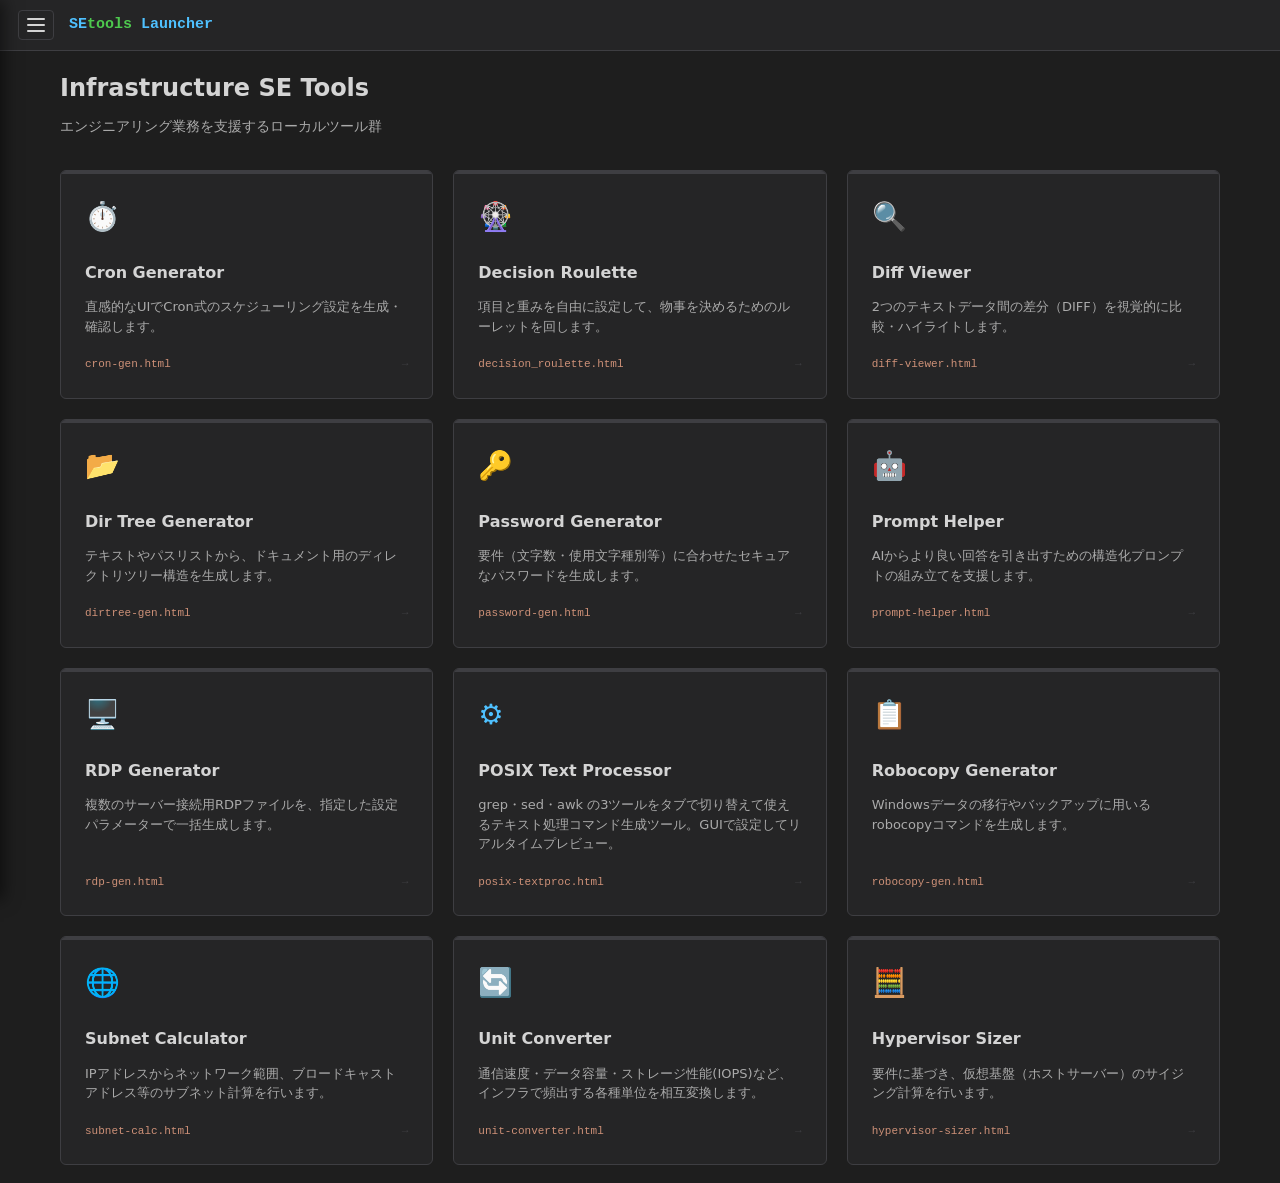
<file: index.html>
<!DOCTYPE html>
<html lang="ja">
<head>
    <meta charset="UTF-8">
    <title>SE Tools Launcher</title>
    <link rel="stylesheet" href="assets/css/common.css">
    <link rel="stylesheet" href="assets/css/nav.css">
    <style>
        *,
        *::before,
        *::after {
            box-sizing: border-box;
            margin: 0;
            padding: 0;
        }

        body {
            background: var(--bg);
            color: var(--text);
            font-family: var(--sans);
            overflow-x: hidden;
            display: flex;
            flex-direction: column;
            min-height: 100vh;
        }

        header {
            background: var(--surface);
            padding: 10px 18px;
            border-bottom: 1px solid var(--border);
            display: flex;
            align-items: center;
            justify-content: space-between;
            position: sticky;
            top: 0;
            z-index: 100;
            flex-shrink: 0;
        }

        .logo {
            font-family: var(--mono);
            font-size: 15px;
            font-weight: 600;
            color: var(--accent);
        }

        .logo span {
            color: var(--accent2);
        }

        main {
            padding: 18px 20px;
            flex: 1;
            max-width: 1200px;
            margin: 0 auto;
            width: 100%;
        }

        .header-section {
            margin-bottom: 32px;
        }

        h1 {
            font-size: 24px;
            font-weight: 600;
            margin-bottom: 8px;
            color: var(--text);
        }

        .subtitle {
            color: var(--muted);
            font-size: 14px;
        }

        .tools-grid {
            display: grid;
            grid-template-columns: repeat(auto-fill, minmax(280px, 1fr));
            gap: 20px;
        }

        .tool-card {
            background: var(--surface);
            border: 1px solid var(--border);
            border-radius: 6px;
            padding: 24px;
            text-decoration: none;
            color: var(--text);
            display: flex;
            flex-direction: column;
            gap: 12px;
            transition: all 0.2s ease;
            position: relative;
            overflow: hidden;
        }

        .tool-card::before {
            content: "";
            position: absolute;
            top: 0;
            left: 0;
            width: 100%;
            height: 3px;
            background: var(--border);
            transition: background 0.2s ease;
        }

        .tool-card:hover {
            border-color: var(--accent);
            transform: translateY(-4px);
            box-shadow: 0 8px 24px var(--shadow);
            background: var(--surface2);
        }

        .tool-card:hover::before {
            background: var(--accent);
        }

        .tool-icon {
            font-size: 28px;
            margin-bottom: 8px;
            color: var(--accent);
        }

        .tool-title {
            font-size: 16px;
            font-weight: 600;
            color: var(--text);
            display: flex;
            align-items: center;
        }

        .tool-desc {
            font-size: 13px;
            color: var(--muted);
            line-height: 1.5;
            flex: 1;
        }

        .tool-footer {
            margin-top: 8px;
            font-family: var(--mono);
            font-size: 11px;
            color: var(--accent3);
            display: flex;
            align-items: center;
            justify-content: space-between;
        }

        .tool-arrow {
            color: var(--border);
            font-weight: bold;
            transition: color 0.2s ease, transform 0.2s ease;
        }

        .tool-card:hover .tool-arrow {
            color: var(--accent);
            transform: translateX(4px);
        }
    </style>
</head>
<body>
    <header>
        <div class="logo">SE<span>tools</span> Launcher</div>
    </header>

    <main>
        <div class="header-section">
            <h1>Infrastructure SE Tools</h1>
            <div class="subtitle">エンジニアリング業務を支援するローカルツール群</div>
        </div>

        <div class="tools-grid">
            <a href="tools/cron-gen.html" class="tool-card">
                <div class="tool-icon">⏱️</div>
                <div class="tool-title">Cron Generator</div>
                <div class="tool-desc">直感的なUIでCron式のスケジューリング設定を生成・確認します。</div>
                <div class="tool-footer"><span>cron-gen.html</span><span class="tool-arrow">→</span></div>
            </a>

            <a href="tools/decision_roulette.html" class="tool-card">
                <div class="tool-icon">🎡</div>
                <div class="tool-title">Decision Roulette</div>
                <div class="tool-desc">項目と重みを自由に設定して、物事を決めるためのルーレットを回します。</div>
                <div class="tool-footer"><span>decision_roulette.html</span><span class="tool-arrow">→</span></div>
            </a>
            
            <a href="tools/diff-viewer.html" class="tool-card">
                <div class="tool-icon">🔍</div>
                <div class="tool-title">Diff Viewer</div>
                <div class="tool-desc">2つのテキストデータ間の差分（DIFF）を視覚的に比較・ハイライトします。</div>
                <div class="tool-footer"><span>diff-viewer.html</span><span class="tool-arrow">→</span></div>
            </a>
            
            <a href="tools/dirtree-gen.html" class="tool-card">
                <div class="tool-icon">📂</div>
                <div class="tool-title">Dir Tree Generator</div>
                <div class="tool-desc">テキストやパスリストから、ドキュメント用のディレクトリツリー構造を生成します。</div>
                <div class="tool-footer"><span>dirtree-gen.html</span><span class="tool-arrow">→</span></div>
            </a>
            
            <a href="tools/password-gen.html" class="tool-card">
                <div class="tool-icon">🔑</div>
                <div class="tool-title">Password Generator</div>
                <div class="tool-desc">要件（文字数・使用文字種別等）に合わせたセキュアなパスワードを生成します。</div>
                <div class="tool-footer"><span>password-gen.html</span><span class="tool-arrow">→</span></div>
            </a>
            
            <a href="tools/prompt-helper.html" class="tool-card">
                <div class="tool-icon">🤖</div>
                <div class="tool-title">Prompt Helper</div>
                <div class="tool-desc">AIからより良い回答を引き出すための構造化プロンプトの組み立てを支援します。</div>
                <div class="tool-footer"><span>prompt-helper.html</span><span class="tool-arrow">→</span></div>
            </a>
            
            <a href="tools/rdp-gen.html" class="tool-card">
                <div class="tool-icon">🖥️</div>
                <div class="tool-title">RDP Generator</div>
                <div class="tool-desc">複数のサーバー接続用RDPファイルを、指定した設定パラメーターで一括生成します。</div>
                <div class="tool-footer"><span>rdp-gen.html</span><span class="tool-arrow">→</span></div>
            </a>
            
            <a href="tools/posix-textproc.html" class="tool-card">
                <div class="tool-icon">⚙️</div>
                <div class="tool-title">POSIX Text Processor</div>
                <div class="tool-desc">grep・sed・awk の3ツールをタブで切り替えて使えるテキスト処理コマンド生成ツール。GUIで設定してリアルタイムプレビュー。</div>
                <div class="tool-footer"><span>posix-textproc.html</span><span class="tool-arrow">→</span></div>
            </a>

            <a href="tools/robocopy-gen.html" class="tool-card">
                <div class="tool-icon">📋</div>
                <div class="tool-title">Robocopy Generator</div>
                <div class="tool-desc">Windowsデータの移行やバックアップに用いるrobocopyコマンドを生成します。</div>
                <div class="tool-footer"><span>robocopy-gen.html</span><span class="tool-arrow">→</span></div>
            </a>
            
            <a href="tools/subnet-calc.html" class="tool-card">
                <div class="tool-icon">🌐</div>
                <div class="tool-title">Subnet Calculator</div>
                <div class="tool-desc">IPアドレスからネットワーク範囲、ブロードキャストアドレス等のサブネット計算を行います。</div>
                <div class="tool-footer"><span>subnet-calc.html</span><span class="tool-arrow">→</span></div>
            </a>
            
            <a href="tools/unit-converter.html" class="tool-card">
                <div class="tool-icon">🔄</div>
                <div class="tool-title">Unit Converter</div>
                <div class="tool-desc">通信速度・データ容量・ストレージ性能(IOPS)など、インフラで頻出する各種単位を相互変換します。</div>
                <div class="tool-footer"><span>unit-converter.html</span><span class="tool-arrow">→</span></div>
            </a>
            
            <a href="tools/hypervisor-sizer.html" class="tool-card">
                <div class="tool-icon">🧮</div>
                <div class="tool-title">Hypervisor Sizer</div>
                <div class="tool-desc">要件に基づき、仮想基盤（ホストサーバー）のサイジング計算を行います。</div>
                <div class="tool-footer"><span>hypervisor-sizer.html</span><span class="tool-arrow">→</span></div>
            </a>
        </div>
    </main>
    <script src="assets/js/nav.js"></script>
</body>
</html>
</file>
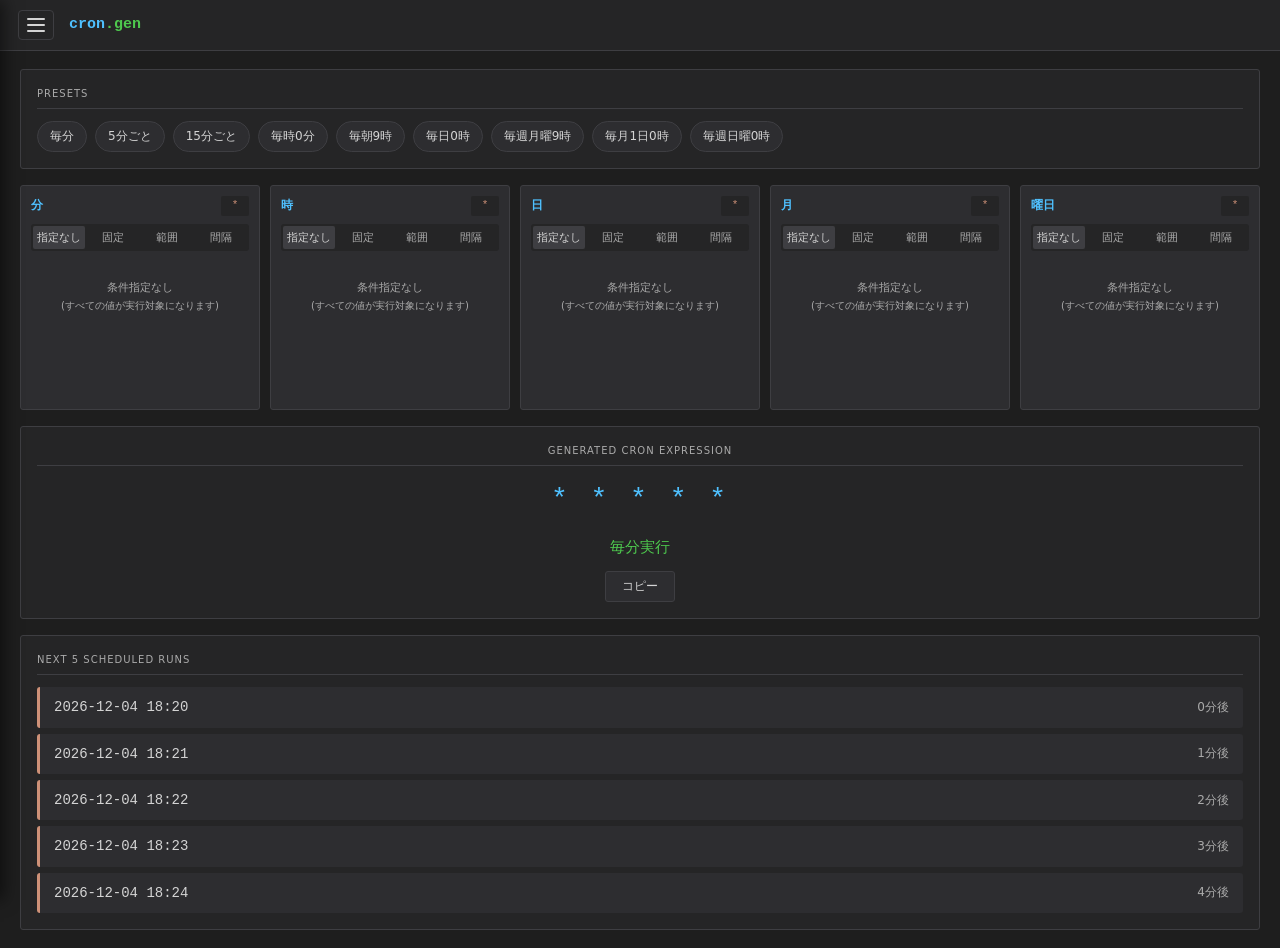
<file: tools/cron-gen.html>
<!DOCTYPE html>
<html lang="ja">

<head>
    <meta charset="UTF-8">
    <title>Cron Generator</title>
      <link rel="stylesheet" href="../assets/css/common.css">
  <link rel="stylesheet" href="../assets/css/nav.css">
  <style>


        *,
        *::before,
        *::after {
            box-sizing: border-box;
            margin: 0;
            padding: 0;
        }

        body {
            background: var(--bg);
            color: var(--text);
            font-family: var(--sans);
            overflow-x: hidden;
        }

        header {
            background: var(--surface);
            padding: 10px 18px;
            border-bottom: 1px solid var(--border);
            display: flex;
            align-items: center;
            justify-content: space-between;
            position: sticky;
            top: 0;
            z-index: 100;
            flex-shrink: 0;
        }

        .logo {
            font-family: var(--mono);
            font-size: 15px;
            font-weight: 600;
            color: var(--accent);
        }

        .logo span {
            color: var(--accent2);
        }

        main {
            padding: 18px 20px;
            display: flex;
            flex-direction: column;
            gap: 16px;
        }

        section {
            background: var(--surface);
            border: 1px solid var(--border);
            border-radius: 3px;
            padding: 16px;
        }

        .section-title {
            font-size: 10px;
            color: var(--dim);
            text-transform: uppercase;
            letter-spacing: 1px;
            margin-bottom: 12px;
            padding-bottom: 6px;
            border-bottom: 1px solid var(--border);
        }

        /* Presets */
        .presets {
            display: flex;
            gap: 8px;
            flex-wrap: wrap;
        }

        .preset-btn {
            background: var(--surface2);
            border: 1px solid var(--border);
            color: var(--text);
            padding: 5px 12px;
            border-radius: 20px;
            cursor: pointer;
            white-space: nowrap;
            font-size: 12px;
            transition: all .15s;
            font-family: var(--sans);
        }

        .preset-btn:hover {
            border-color: var(--accent);
            color: var(--accent);
        }

        /* Fields grid */
        .fields-container {
            display: grid;
            grid-template-columns: repeat(5, 1fr);
            gap: 10px;
            background: transparent;
            border: none;
            padding: 0;
        }

        .field-box {
            background: var(--surface2);
            border: 1px solid var(--border);
            border-radius: 3px;
            padding: 10px;
            display: flex;
            flex-direction: column;
        }

        .field-header {
            display: flex;
            justify-content: space-between;
            align-items: center;
            margin-bottom: 8px;
        }

        .field-label {
            font-weight: 600;
            color: var(--accent);
            font-size: 12px;
        }

        .field-value {
            font-family: var(--mono);
            color: var(--accent3);
            background: var(--surface);
            padding: 1px 6px;
            border-radius: 2px;
            font-size: 11px;
            min-width: 28px;
            text-align: center;
        }

        .mode-tabs {
            display: flex;
            gap: 2px;
            margin-bottom: 8px;
            background: var(--surface);
            padding: 2px;
            border-radius: 3px;
        }

        .mode-tab {
            flex: 1;
            text-align: center;
            font-size: 11px;
            padding: 3px 2px;
            cursor: pointer;
            border-radius: 2px;
            color: var(--muted);
            user-select: none;
        }

        .mode-tab.active {
            background: var(--border);
            color: var(--text);
        }

        .mode-content {
            min-height: 140px;
        }

        .mode-panel {
            display: none;
        }

        .mode-panel.active {
            display: block;
        }

        .every-msg {
            font-size: 11px;
            color: var(--dim);
            text-align: center;
            padding: 30px 0;
        }

        .grid-buttons {
            display: grid;
            grid-template-columns: repeat(6, 1fr);
            gap: 3px;
        }

        .grid-buttons.g5 {
            grid-template-columns: repeat(5, 1fr);
        }

        .grid-buttons.g4 {
            grid-template-columns: repeat(4, 1fr);
        }

        .grid-btn {
            background: var(--surface);
            border: 1px solid var(--border);
            color: var(--text);
            height: 26px;
            font-size: 11px;
            display: flex;
            align-items: center;
            justify-content: center;
            cursor: pointer;
            border-radius: 2px;
            user-select: none;
        }

        .grid-btn:hover {
            border-color: var(--muted);
        }

        .grid-btn.active {
            background: rgba(79, 193, 255, 0.15);
            border-color: var(--accent);
            color: var(--accent);
            font-weight: 600;
        }

        .input-group {
            display: flex;
            flex-direction: column;
            gap: 8px;
            margin-top: 8px;
        }

        .input-row {
            display: flex;
            align-items: center;
            gap: 6px;
            font-size: 12px;
            color: var(--muted);
        }

        .input-row input[type="number"] {
            background: var(--surface);
            border: 1px solid var(--border);
            color: var(--text);
            padding: 4px 6px;
            width: 58px;
            border-radius: 2px;
            font-family: var(--mono);
            font-size: 12px;
            outline: none;
            appearance: none;
            -webkit-appearance: none;
        }

        .input-row input[type="number"]:focus {
            border-color: var(--accent);
        }

        .input-row select {
            background: var(--surface);
            color: var(--text);
            border: 1px solid var(--border);
            padding: 4px 6px;
            border-radius: 2px;
            font-size: 11px;
            outline: none;
        }

        .range-slider {
            width: 90px;
            accent-color: var(--accent);
            vertical-align: middle;
            cursor: pointer;
        }

        .range-lbl {
            width: 42px;
            font-size: 11px;
            color: var(--accent);
            font-weight: bold;
            text-align: left;
        }

        /* Result */
        .result-section {
            text-align: center;
        }

        .cron-display {
            display: flex;
            align-items: center;
            justify-content: center;
            gap: 16px;
            margin: 12px 0;
        }

        .cron-string {
            font-family: var(--mono);
            font-size: 28px;
            color: var(--accent);
            letter-spacing: 3px;
        }

        .copy-btn {
            background: var(--surface2);
            border: 1px solid var(--border);
            color: var(--text);
            padding: 6px 16px;
            border-radius: 3px;
            cursor: pointer;
            font-size: 12px;
            font-family: var(--sans);
        }

        .copy-btn:hover {
            border-color: var(--dim);
        }

        .description {
            font-size: 15px;
            color: var(--accent2);
            margin-top: 8px;
            min-height: 24px;
        }

        /* Next runs */
        .next-runs-list {
            display: flex;
            flex-direction: column;
            gap: 6px;
        }

        .next-run-item {
            background: var(--surface2);
            padding: 9px 14px;
            border-radius: 3px;
            display: flex;
            justify-content: space-between;
            align-items: center;
            border-left: 3px solid var(--accent3);
        }

        .next-run-time {
            font-family: var(--mono);
            font-size: 14px;
        }

        .next-run-relative {
            color: var(--muted);
            font-size: 12px;
        }

        #toast {
            position: fixed;
            bottom: 18px;
            right: 18px;
            padding: 7px 14px;
            background: var(--surface2);
            border: 1px solid var(--accent2);
            border-radius: 3px;
            font-size: 12px;
            color: var(--accent2);
            opacity: 0;
            pointer-events: none;
            z-index: 999;
            transition: opacity .18s;
        }

        #toast.show {
            opacity: 1;
        }
    </style>
</head>

<body>
    <header>
        <div class="logo">cron<span>.gen</span></div>
    </header>

    <main>
        <section>
            <div class="section-title">Presets</div>
            <div class="presets" id="presets-container"></div>
        </section>

        <section style="background:transparent;border:none;padding:0;">
            <div class="fields-container" id="fields-container"></div>
        </section>

        <section class="result-section">
            <div class="section-title">Generated Cron Expression</div>
            <div class="cron-display">
                <div class="cron-string" id="cron-result">* * * * *</div>
            </div>
            <div class="description" id="cron-desc">毎分実行</div>
            <div style="margin-top:12px;">
                <button class="copy-btn" onclick="copyResult()">コピー</button>
            </div>
        </section>

        <section>
            <div class="section-title">Next 5 Scheduled Runs</div>
            <div class="next-runs-list" id="next-runs"></div>
        </section>
    </main>

    <div id="toast"></div>

    <script>
        var FIELDS = [
            { id: 'min', label: '分', min: 0, max: 59, cols: 6, names: null },
            { id: 'hour', label: '時', min: 0, max: 23, cols: 6, names: null },
            { id: 'day', label: '日', min: 1, max: 31, cols: 5, names: null },
            { id: 'month', label: '月', min: 1, max: 12, cols: 4, names: ['Jan', 'Feb', 'Mar', 'Apr', 'May', 'Jun', 'Jul', 'Aug', 'Sep', 'Oct', 'Nov', 'Dec'] },
            { id: 'dow', label: '曜日', min: 0, max: 6, cols: 4, names: ['Sun', 'Mon', 'Tue', 'Wed', 'Thu', 'Fri', 'Sat'] }
        ];

        var state = FIELDS.map(function (f) {
            return {
                id: f.id, label: f.label, min: f.min, max: f.max,
                mode: 'every',
                fixed: [],
                rangeFrom: f.min, rangeTo: f.max,
                stepValue: (f.id === 'min' ? 5 : 2),
                stepBase: 'all',
                stepFrom: f.min, stepTo: f.max
            };
        });

        var PRESETS = [
            { name: '毎分', value: '* * * * *' },
            { name: '5分ごと', value: '*/5 * * * *' },
            { name: '15分ごと', value: '*/15 * * * *' },
            { name: '毎時0分', value: '0 * * * *' },
            { name: '毎朝9時', value: '0 9 * * *' },
            { name: '毎日0時', value: '0 0 * * *' },
            { name: '毎週月曜9時', value: '0 9 * * 1' },
            { name: '毎月1日0時', value: '0 0 1 * *' },
            { name: '毎週日曜0時', value: '0 0 * * 0' }
        ];

        function generateSel(f, id, fn) {
            var h = '<select id="' + id + '" onchange="' + fn + '">';
            for (var i = f.min; i <= f.max; i++) h += '<option value="' + i + '">' + (f.names ? f.names[i - f.min] : i) + '</option>';
            return h + '</select>';
        }

        function enforceLimit(el, min, max) {
            var v = parseInt(el.value);
            if (v > max) el.value = max;
            if (v < min && el.value !== '') el.value = min;
        }

        function buildFieldBoxHTML(f, idx, s) {
            var gridClass = 'grid-buttons g' + f.cols;

            var tabs =
                '<div class="mode-tabs" id="modetabs-' + idx + '">' +
                '<div class="mode-tab active" onclick="setMode(' + idx + ',\'every\')">指定なし</div>' +
                '<div class="mode-tab" onclick="setMode(' + idx + ',\'fixed\')">固定</div>' +
                '<div class="mode-tab" onclick="setMode(' + idx + ',\'range\')">範囲</div>' +
                '<div class="mode-tab" onclick="setMode(' + idx + ',\'step\')">間隔</div>' +
                '</div>';

            var everyPanel =
                '<div class="mode-panel active" id="mp-every-' + idx + '">' +
                '<p class="every-msg" style="padding: 20px 0; line-height:1.6;">条件指定なし<br><span style="font-size:10px;color:var(--dim);">(すべての値が実行対象になります)</span></p>' +
                '</div>';

            var fixedPanel =
                '<div class="mode-panel" id="mp-fixed-' + idx + '">' +
                (f.id === 'dow' || f.id === 'month'
                    ? '<div class="' + gridClass + '" id="grid-' + f.id + '"></div>'
                    : '<div class="input-group"><div class="input-row" style="margin:20px auto;font-size:13px;align-items:center;">値 (' + f.min + '〜' + f.max + '):&nbsp; ' +
                    '<input type="number" id="fixed-val-' + idx + '" min="' + f.min + '" max="' + f.max + '" value="' + f.min + '" placeholder="' + f.min + '〜' + f.max + '" oninput="enforceLimit(this, ' + f.min + ', ' + f.max + '); onFixedInput(' + idx + ')" style="width:60px;"></div></div>'
                ) +
                '</div>';

            var rangePanel =
                '<div class="mode-panel" id="mp-range-' + idx + '">' +
                '<div class="input-group">' +
                (f.names
                    ? '<div class="input-row" style="margin-top:6px;">From: &nbsp; ' + generateSel(f, 'rf-' + idx, 'onRangeInput(' + idx + ')') + '</div>' +
                    '<div class="input-row">To: &nbsp;&nbsp;&nbsp;&nbsp; ' + generateSel(f, 'rt-' + idx, 'onRangeInput(' + idx + ')') + '</div>'
                    : '<div class="input-row">From: <input type="number" id="rf-' + idx + '" min="' + f.min + '" max="' + f.max + '" value="' + f.min + '" oninput="onRangeInput(' + idx + ')"></div>' +
                    '<div class="input-row">To: &nbsp; <input type="number" id="rt-' + idx + '" min="' + f.min + '" max="' + f.max + '" value="' + f.max + '" oninput="onRangeInput(' + idx + ')"></div>'
                ) +
                '</div>' +
                '</div>';

            var stepRangeDisplay = 'display:none; margin-top: 4px; padding-top: 6px; border-top: 1px dashed var(--border);';
            var stepPanel =
                '<div class="mode-panel" id="mp-step-' + idx + '">' +
                '<div class="input-group">' +
                '<div class="input-row">間隔: <input type="number" id="sv-' + idx + '" min="1" max="' + f.max + '" value="' + s.stepValue + '" oninput="onStepInput(' + idx + ')"></div>' +
                '<div class="input-row">' +
                '<select id="sb-' + idx + '" onchange="onStepBaseChange(' + idx + ')">' +
                '<option value="all">全体 (*/n)</option>' +
                '<option value="range">範囲指定</option>' +
                '</select>' +
                '</div>' +
                '<div id="step-range-' + idx + '" style="' + stepRangeDisplay + '">' +
                (f.names
                    ? '<div class="input-row" style="margin-bottom:6px;">From: &nbsp; ' + generateSel(f, 'sf-' + idx, 'onStepInput(' + idx + ')') + '</div>' +
                    '<div class="input-row">To: &nbsp;&nbsp;&nbsp;&nbsp; ' + generateSel(f, 'st-' + idx, 'onStepInput(' + idx + ')') + '</div>'
                    : '<div class="input-row">From: <input type="number" id="sf-' + idx + '" min="' + f.min + '" max="' + f.max + '" value="' + f.min + '" oninput="onStepInput(' + idx + ')"></div>' +
                    '<div class="input-row">To: &nbsp; <input type="number" id="st-' + idx + '" min="' + f.min + '" max="' + f.max + '" value="' + f.max + '" oninput="onStepInput(' + idx + ')"></div>'
                ) +
                '</div>' +
                '</div>' +
                '</div>';

            return '<div class="field-header">' +
                '<span class="field-label">' + f.label + '</span>' +
                '<span class="field-value" id="val-' + f.id + '">*</span>' +
                '</div>' +
                tabs +
                '<div class="mode-content">' + everyPanel + fixedPanel + rangePanel + stepPanel + '</div>';
        }

        function init() {
            var container = document.getElementById('fields-container');
            state.forEach(function (s, idx) {
                var f = FIELDS[idx];
                var box = document.createElement('div');
                box.className = 'field-box';
                box.id = 'fieldbox-' + f.id;
                box.innerHTML = buildFieldBoxHTML(f, idx, s);
                container.appendChild(box);

                var grid = document.getElementById('grid-' + f.id);
                if (grid) {
                    for (var i = f.min; i <= f.max; i++) {
                        (function (val) {
                            var btn = document.createElement('div');
                            btn.className = 'grid-btn';
                            btn.id = 'gb-' + f.id + '-' + val;
                            btn.textContent = f.names ? f.names[val - f.min] : val;
                            btn.setAttribute('data-val', val);
                            btn.onclick = function () { toggleFixed(idx, val); };
                            grid.appendChild(btn);
                        })(i);
                    }
                }
            });

            var presetCont = document.getElementById('presets-container');
            PRESETS.forEach(function (p) {
                var btn = document.createElement('div');
                btn.className = 'preset-btn';
                btn.textContent = p.name;
                btn.onclick = function () { applyPreset(p.value); };
                presetCont.appendChild(btn);
            });

            updateAll();
        }

        function setMode(idx, mode) {
            state[idx].mode = mode;
            var modes = ['every', 'fixed', 'range', 'step'];
            var tabs = document.getElementById('modetabs-' + idx).querySelectorAll('.mode-tab');
            tabs.forEach(function (t, i) { t.classList.toggle('active', modes[i] === mode); });
            modes.forEach(function (m) {
                var p = document.getElementById('mp-' + m + '-' + idx);
                if (p) p.classList.toggle('active', m === mode);
            });
            updateAll();
        }

        function onFixedInput(idx) {
            var el = document.getElementById('fixed-val-' + idx);
            var val = parseInt(el.value);
            var f = FIELDS[idx];
            if (!isNaN(val)) {
                if (val < f.min) { val = f.min; }
                if (val > f.max) { val = f.max; }
                state[idx].fixed = [val];
            } else {
                state[idx].fixed = [];
            }
            updateAll();
        }

        function toggleFixed(idx, val) {
            var s = state[idx];
            var pos = s.fixed.indexOf(val);
            if (pos >= 0) s.fixed.splice(pos, 1); else s.fixed.push(val);
            var btn = document.getElementById('gb-' + s.id + '-' + val);
            if (btn) btn.classList.toggle('active', s.fixed.indexOf(val) >= 0);
            updateAll();
        }

        function onRangeInput(idx) {
            state[idx].rangeFrom = parseInt(document.getElementById('rf-' + idx).value) || 0;
            state[idx].rangeTo = parseInt(document.getElementById('rt-' + idx).value) || 0;
            updateAll();
        }

        function onStepInput(idx) {
            state[idx].stepValue = parseInt(document.getElementById('sv-' + idx).value) || 1;
            state[idx].stepFrom = parseInt(document.getElementById('sf-' + idx).value) || 0;
            state[idx].stepTo = parseInt(document.getElementById('st-' + idx).value) || 0;
            updateAll();
        }

        function onStepBaseChange(idx) {
            var val = document.getElementById('sb-' + idx).value;
            state[idx].stepBase = val;
            document.getElementById('step-range-' + idx).style.display = (val === 'range') ? 'block' : 'none';
            updateAll();
        }

        function applyPresetField(p, i) {
            var s = state[i];
            s.fixed = [];
            if (p === '*') {
                s.mode = 'every';
            } else if (p.indexOf('/') >= 0) {
                s.mode = 'step';
                var sp = p.split('/');
                s.stepValue = parseInt(sp[1]);
                if (sp[0] === '*') {
                    s.stepBase = 'all';
                } else {
                    s.stepBase = 'range';
                    var rp = sp[0].split('-');
                    s.stepFrom = parseInt(rp[0]); s.stepTo = parseInt(rp[1]);
                }
            } else if (p.indexOf('-') >= 0) {
                s.mode = 'range';
                var rp2 = p.split('-');
                s.rangeFrom = parseInt(rp2[0]); s.rangeTo = parseInt(rp2[1]);
            } else {
                s.mode = 'fixed';
                s.fixed = p.split(',').map(function (n) { return parseInt(n); });
            }
            setMode(i, s.mode);
            syncUIValues(i, s);
        }

        function syncUIValues(i, s) {
            var svEl = document.getElementById('sv-' + i);
            var sbEl = document.getElementById('sb-' + i);
            var rfEl = document.getElementById('rf-' + i);
            var rtEl = document.getElementById('rt-' + i);
            if (svEl) svEl.value = s.stepValue;
            if (sbEl) {
                sbEl.value = s.stepBase;
                document.getElementById('step-range-' + i).style.display = (s.stepBase === 'range') ? 'block' : 'none';
            }
            if (rfEl) rfEl.value = s.rangeFrom;
            if (rtEl) rtEl.value = s.rangeTo;

            var grid = document.getElementById('grid-' + s.id);
            if (grid) {
                Array.from(grid.children).forEach(function (btn) {
                    var val = parseInt(btn.getAttribute('data-val'));
                    btn.classList.toggle('active', s.fixed.indexOf(val) >= 0);
                });
            }
            var fixInput = document.getElementById('fixed-val-' + i);
            if (fixInput) {
                fixInput.value = s.fixed.length > 0 ? s.fixed[0] : s.min;
            }
        }

        function applyPreset(v) {
            var parts = v.split(' ');
            parts.forEach(function (p, i) {
                applyPresetField(p, i);
            });
            updateAll();
        }

        function getFieldStr(s) {
            if (s.mode === 'every') return '*';
            if (s.mode === 'fixed') {
                if (s.fixed.length === 0) return '*';
                return s.fixed.slice().sort(function (a, b) { return a - b; }).join(',');
            }
            if (s.mode === 'range') return s.rangeFrom + '-' + s.rangeTo;
            if (s.mode === 'step') {
                var base = (s.stepBase === 'all') ? '*' : (s.stepFrom + '-' + s.stepTo);
                return base + '/' + s.stepValue;
            }
            return '*';
        }

        function updateAll() {
            var parts = state.map(function (s) { return getFieldStr(s); });
            var cronStr = parts.join(' ');
            document.getElementById('cron-result').textContent = cronStr;
            FIELDS.forEach(function (f, i) {
                document.getElementById('val-' + f.id).textContent = parts[i];
            });
            updateDescription(parts);
            updateNextRuns(parts);
        }

        function describeField(part, unit) {
            if (part === '*') return '';
            if (part.indexOf('/') >= 0) {
                var sp = part.split('/');
                if (sp[0] === '*') return sp[1] + unit + 'ごと';
                return sp[0].replace('-', '〜') + 'の' + sp[1] + unit + 'ごと';
            }
            if (part.indexOf('-') >= 0) return part.replace('-', '〜') + unit;
            if (part.indexOf(',') >= 0) return part + unit;
            return part + unit;
        }

        var MON_JP = ['', '1月', '2月', '3月', '4月', '5月', '6月', '7月', '8月', '9月', '10月', '11月', '12月'];
        var DOW_JP = ['日曜日', '月曜日', '火曜日', '水曜日', '木曜日', '金曜日', '土曜日', '日曜日'];

        function describeDow(part) {
            if (part === '*') return '';
            if (part.indexOf('/') >= 0) {
                var sp = part.split('/');
                var step = parseInt(sp[1]);
                var start = 0, end = 6;
                if (sp[0] !== '*') {
                    var r = sp[0].split('-');
                    start = parseInt(r[0]);
                    end = parseInt(r[1]);
                }
                var days = [];
                for (var i = start; i <= end; i += step) {
                    var name = DOW_JP[i] || i.toString();
                    days.push(name.replace('曜日', ''));
                }
                return days.join('・') + '曜日';
            }
            if (part.indexOf('-') >= 0) {
                return part.split('-').map(function (n) { return DOW_JP[parseInt(n)] || n; }).join('〜');
            }
            if (part.indexOf(',') >= 0) {
                return part.split(',').map(function (n) { return DOW_JP[parseInt(n)] || n; }).join(' / ');
            }
            return DOW_JP[parseInt(part)] || part;
        }

        function updateDescription(parts) {
            var m = parts[0], h = parts[1], d = parts[2], mo = parts[3], w = parts[4];

            // Simple full * case
            if (m === '*' && h === '*' && d === '*' && mo === '*' && w === '*') {
                document.getElementById('cron-desc').textContent = '毎分実行';
                return;
            }

            var desc = '';

            // Month / day / weekday
            var dateDesc = '';
            if (mo !== '*') dateDesc += describeMon(mo);
            if (d !== '*') {
                if (dateDesc) dateDesc += ' ';
                dateDesc += describeField(d, '日');
            }
            if (w !== '*') {
                if (dateDesc) dateDesc += ' かつ ';
                dateDesc += describeDow(w);
            }
            if (!dateDesc) dateDesc = '毎日';

            // Time
            var timeDesc = '';
            if (h === '*' && m === '*') {
                timeDesc = '毎分';
            } else if (h === '*') {
                timeDesc = '毎時 ' + describeField(m, '分');
            } else if (m === '*') {
                timeDesc = describeField(h, '時') + ' の毎分';
            } else {
                // Try HH:MM format for single values
                var hv = h.indexOf(',') < 0 && h.indexOf('/') < 0 && h.indexOf('-') < 0 ? h : null;
                var mv = m.indexOf(',') < 0 && m.indexOf('/') < 0 && m.indexOf('-') < 0 ? m : null;
                if (hv !== null && mv !== null) {
                    timeDesc = hv.padStart(2, '0') + ':' + mv.padStart(2, '0');
                } else {
                    timeDesc = describeField(h, '時') + ' ' + describeField(m, '分');
                }
            }

            desc = dateDesc + ' の ' + timeDesc + ' に実行';
            document.getElementById('cron-desc').textContent = desc;
        }

        function describeMon(part) {
            if (part === '*') return '';
            if (part.indexOf('/') >= 0) {
                var sp = part.split('/');
                if (sp[0] === '*') return sp[1] + 'ヶ月ごと';
                var base = sp[0].split('-').map(function (n) { return MON_JP[parseInt(n)] || n; }).join('〜');
                return base + 'の範囲内で' + sp[1] + 'ヶ月ごと';
            }
            if (part.indexOf('-') >= 0) {
                return part.split('-').map(function (n) { return MON_JP[parseInt(n)] || n; }).join('〜');
            }
            if (part.indexOf(',') >= 0) {
                return part.split(',').map(function (n) { return MON_JP[parseInt(n)] || n; }).join(' / ');
            }
            return MON_JP[parseInt(part)] || part + '月';
        }

        function matchPart(val, part) {
            if (part === '*') return true;
            if (part.indexOf('/') >= 0) {
                var sp = part.split('/');
                var step = parseInt(sp[1]);
                if (sp[0] === '*') return (val % step === 0);
                var rng = sp[0].split('-');
                var f = parseInt(rng[0]), t = parseInt(rng[1]);
                return val >= f && val <= t && (val - f) % step === 0;
            }
            if (part.indexOf('-') >= 0) {
                var rng2 = part.split('-');
                return val >= parseInt(rng2[0]) && val <= parseInt(rng2[1]);
            }
            return part.split(',').map(function (n) { return parseInt(n); }).indexOf(val) >= 0;
        }

        function matchCron(date, parts) {
            var mi = date.getMinutes(), h = date.getHours(), d = date.getDate();
            var mo = date.getMonth() + 1, w = date.getDay();
            if (!matchPart(mi, parts[0])) return false;
            if (!matchPart(h, parts[1])) return false;
            if (!matchPart(mo, parts[3])) return false;
            var dPart = parts[2], wPart = parts[4];
            var dayOk, wdOk;
            if (dPart === '*' && wPart === '*') return true;
            dayOk = matchPart(d, dPart);
            wdOk = matchPart(w, wPart) || matchPart(w === 0 ? 7 : w, wPart);
            if (dPart !== '*' && wPart !== '*') return dayOk || wdOk;
            if (dPart !== '*') return dayOk;
            return wdOk;
        }

        function updateNextRuns(parts) {
            var list = document.getElementById('next-runs');
            list.innerHTML = '';
            var cur = new Date();
            cur.setSeconds(0, 0);
            cur.setMinutes(cur.getMinutes() + 1);
            var results = [];
            var limit = new Date(cur.getTime() + 366 * 24 * 60 * 60 * 1000);
            while (results.length < 5 && cur < limit) {
                if (matchCron(cur, parts)) results.push(new Date(cur));
                cur.setMinutes(cur.getMinutes() + 1);
            }
            if (results.length === 0) {
                list.innerHTML = '<p style="color:var(--muted);font-size:12px;">今後1年間に実行予定はありません</p>';
                return;
            }
            results.forEach(function (dt) {
                var item = document.createElement('div');
                item.className = 'next-run-item';
                var ds = dt.getFullYear() + '-' +
                    String(dt.getMonth() + 1).padStart(2, '0') + '-' +
                    String(dt.getDate()).padStart(2, '0') + ' ' +
                    String(dt.getHours()).padStart(2, '0') + ':' +
                    String(dt.getMinutes()).padStart(2, '0');
                var diff = Math.floor((dt - new Date()) / 60000);
                var rel = diff < 60 ? diff + '分後' : diff < 1440 ? Math.floor(diff / 60) + '時間' + (diff % 60) + '分後' : Math.floor(diff / 1440) + '日後';
                item.innerHTML = '<span class="next-run-time">' + ds + '</span><span class="next-run-relative">' + rel + '</span>';
                list.appendChild(item);
            });
        }

        function copyResult() {
            var text = document.getElementById('cron-result').textContent;
            var toast = document.getElementById('toast');
            function show() {
                toast.textContent = 'コピーしました';
                toast.classList.add('show');
                if (toast._tid) clearTimeout(toast._tid);
                toast._tid = setTimeout(function () { toast.classList.remove('show'); }, 2200);
            }
            if (navigator.clipboard && navigator.clipboard.writeText) {
                navigator.clipboard.writeText(text).then(show, function () { legacyCopy(text, show); });
            } else { legacyCopy(text, show); }
        }
        function legacyCopy(text, cb) {
            var el = document.createElement('textarea'); el.value = text;
            el.style.cssText = 'position:fixed;top:0;left:0;opacity:0';
            document.body.appendChild(el); el.focus(); el.select();
            try { document.execCommand('copy'); } catch (e) { }
            document.body.removeChild(el); cb();
        }

        init();
    </script>
  <script src="../assets/js/nav.js"></script>
</body>

</html>
</file>
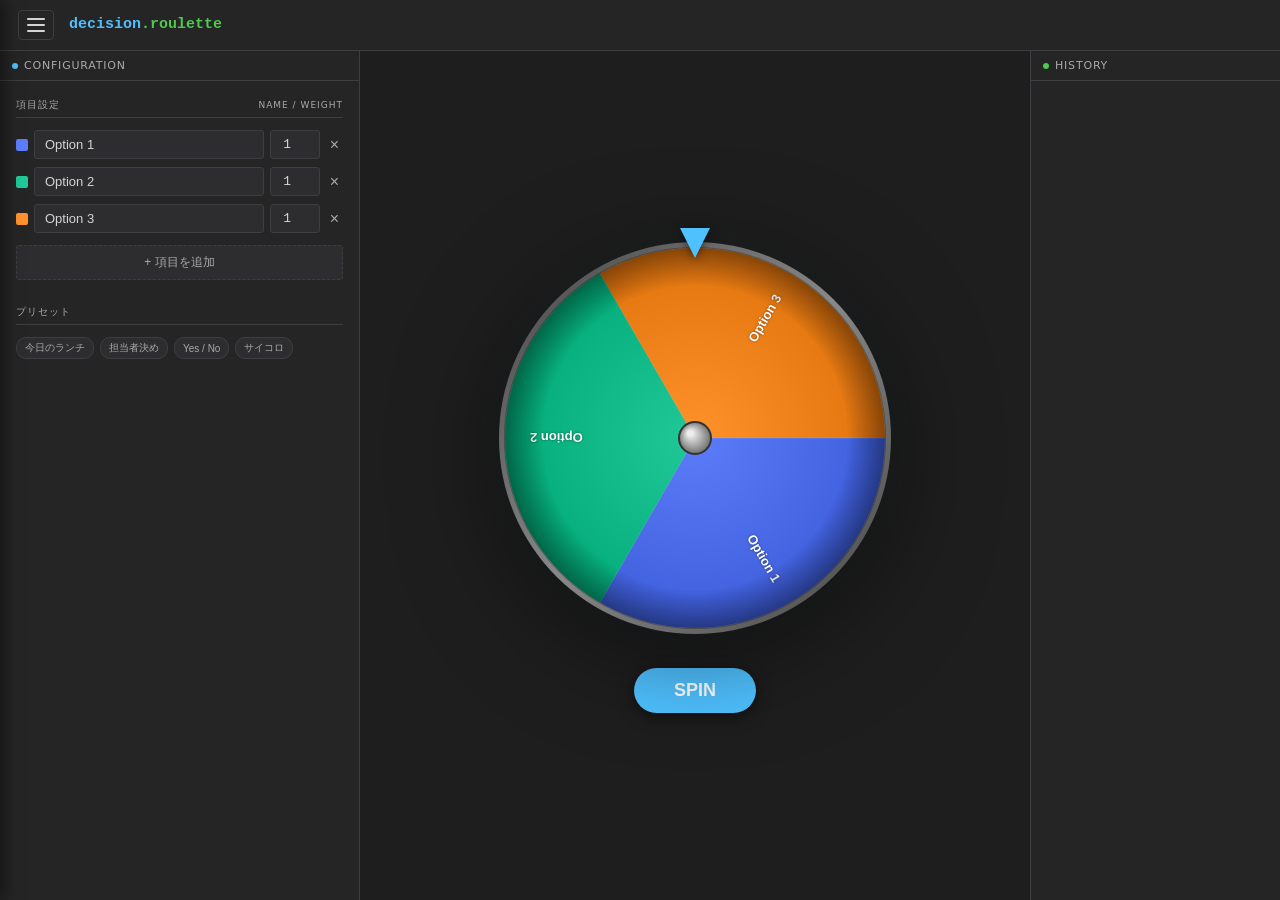
<file: tools/decision_roulette.html>
<!DOCTYPE html>
<html lang="ja">

<head>
  <meta charset="UTF-8">
  <meta name="viewport" content="width=device-width, initial-scale=1.0">
  <title>Decision Roulette</title>
  <link rel="stylesheet" href="../assets/css/common.css">
  <link rel="stylesheet" href="../assets/css/nav.css">
  <style>
    *,
    *::before,
    *::after {
      box-sizing: border-box;
      margin: 0;
      padding: 0;
    }

    body {
      background: var(--bg);
      color: var(--text);
      font-family: var(--sans);
      height: 100vh;
      display: flex;
      flex-direction: column;
      overflow: hidden;
    }

    /* ── Header ── */
    header {
      display: flex;
      align-items: center;
      padding: 10px 18px;
      background: var(--surface);
      border-bottom: 1px solid var(--border);
      flex-shrink: 0;
    }

    .logo {
      font-family: var(--mono);
      font-size: 15px;
      font-weight: 600;
      color: var(--accent);
    }

    .logo span {
      color: var(--accent2);
    }

    /* ── Layout ── */
    main {
      display: grid;
      grid-template-columns: 360px 1fr;
      flex: 1;
      overflow: hidden;
      min-height: 0;
    }

    .pane-left {
      display: flex;
      flex-direction: column;
      border-right: 1px solid var(--border);
      overflow-y: auto;
      background: var(--surface);
    }

    .pane-right {
      display: flex;
      flex-direction: column;
      overflow: hidden;
      position: relative;
    }

    .pane-header {
      display: flex;
      align-items: center;
      gap: 6px;
      padding: 5px 12px;
      background: var(--surface);
      border-bottom: 1px solid var(--border);
      flex-shrink: 0;
      min-height: 30px;
      font-size: 11px;
      color: var(--muted);
      text-transform: uppercase;
      letter-spacing: 0.8px;
    }

    .dot {
      width: 6px;
      height: 6px;
      border-radius: 50%;
      background: var(--accent);
      flex-shrink: 0;
    }

    .dot.green {
      background: var(--accent2);
    }

    /* ── Section ── */
    .section {
      padding: 16px;
    }

    .section-label {
      font-size: 10px;
      color: var(--dim);
      text-transform: uppercase;
      letter-spacing: 1px;
      margin-bottom: 12px;
      padding-bottom: 4px;
      border-bottom: 1px solid var(--border);
      display: flex;
      justify-content: space-between;
      align-items: center;
    }

    /* ── Item List Editor ── */
    .item-list {
      display: flex;
      flex-direction: column;
      gap: 8px;
    }

    .item-row {
      display: flex;
      gap: 6px;
      align-items: center;
    }

    .item-color {
      width: 12px;
      height: 12px;
      border-radius: 2px;
      flex-shrink: 0;
    }

    .item-name {
      flex: 1;
      background: var(--surface2);
      color: var(--text);
      border: 1px solid var(--border);
      border-radius: 3px;
      padding: 6px 10px;
      font-size: 13px;
      outline: none;
    }

    .item-name:focus {
      border-color: var(--accent);
    }

    .item-weight {
      width: 50px;
      background: var(--surface2);
      color: var(--text);
      border: 1px solid var(--border);
      border-radius: 3px;
      padding: 6px 5px;
      font-size: 13px;
      font-family: var(--mono);
      text-align: center;
      outline: none;
    }

    .btn-del {
      background: transparent;
      color: var(--dim);
      border: none;
      font-size: 16px;
      cursor: pointer;
      padding: 0 4px;
      transition: color .1s;
    }

    .btn-del:hover {
      color: var(--err);
    }

    .btn-add {
      margin-top: 12px;
      width: 100%;
      padding: 8px;
      background: var(--surface2);
      color: var(--muted);
      border: 1px dashed var(--border);
      border-radius: 3px;
      font-size: 12px;
      cursor: pointer;
      transition: all .15s;
    }

    .btn-add:hover {
      border-color: var(--accent);
      color: var(--accent);
    }

    /* ── Roulette View ── */
    .roulette-container {
      flex: 1;
      display: flex;
      flex-direction: column;
      align-items: center;
      justify-content: center;
      padding: 20px;
      min-height: 0;
    }

    .wheel-wrapper {
      position: relative;
      width: 400px;
      height: 400px;
      max-width: 90vw;
      max-height: 90vw;
    }

    #wheel {
      width: 100%;
      height: 100%;
      filter: drop-shadow(0 20px 50px rgba(0,0,0,0.5));
      border-radius: 50%;
    }

    .wheel-wrapper::before {
      content: "";
      position: absolute;
      inset: -20px;
      background: radial-gradient(circle, var(--accent) 0%, transparent 70%);
      opacity: 0.15;
      pointer-events: none;
      z-index: -1;
    }

    /* Pointer */
    .pointer {
      position: absolute;
      top: -10px;
      left: 50%;
      transform: translateX(-50%);
      width: 30px;
      height: 40px;
      z-index: 10;
      filter: drop-shadow(0 2px 4px var(--shadow));
    }

    .pointer::after {
      content: '';
      position: absolute;
      top: 0;
      left: 0;
      border-left: 15px solid transparent;
      border-right: 15px solid transparent;
      border-top: 30px solid var(--accent);
    }

    /* Spin Button */
    .btn-spin {
      margin-top: 30px;
      padding: 12px 40px;
      background: var(--accent);
      color: #fff;
      border: none;
      border-radius: 30px;
      font-size: 18px;
      font-weight: 700;
      cursor: pointer;
      box-shadow: 0 4px 15px var(--shadow);
      transition: transform .1s, opacity .15s;
    }

    .btn-spin:active {
      transform: scale(0.95);
    }

    .btn-spin:disabled {
      opacity: 0.5;
      cursor: not-allowed;
    }

    /* ── History ── */
    .history-pane {
      width: 250px;
      border-left: 1px solid var(--border);
      display: flex;
      flex-direction: column;
      background: var(--surface);
    }

    .history-list {
      flex: 1;
      overflow-y: auto;
      padding: 10px;
    }

    .history-item {
      padding: 8px 10px;
      border-bottom: 1px solid var(--border);
      font-size: 12px;
      display: flex;
      justify-content: space-between;
      align-items: center;
    }

    .history-time {
      color: var(--dim);
      font-size: 10px;
      font-family: var(--mono);
    }

    .history-val {
      font-weight: 600;
      color: var(--accent2);
    }

    /* Overlay for result */
    .result-overlay {
      position: absolute;
      inset: 0;
      background: var(--overlay);
      backdrop-filter: blur(4px);
      display: none;
      align-items: center;
      justify-content: center;
      z-index: 100;
      opacity: 0;
      transition: opacity .3s;
    }

    .result-overlay.show {
      display: flex;
      opacity: 1;
    }

    .result-card {
      background: var(--surface);
      border: 2px solid var(--accent);
      padding: 30px 50px;
      border-radius: 12px;
      text-align: center;
      box-shadow: 0 20px 40px var(--shadow);
      transform: translateY(20px);
      transition: transform .4s cubic-bezier(0.18, 0.89, 0.32, 1.28);
    }

    .result-overlay.show .result-card {
      transform: translateY(0);
    }

    .result-label {
      font-size: 12px;
      color: var(--muted);
      margin-bottom: 10px;
      text-transform: uppercase;
      letter-spacing: 2px;
    }

    .result-text {
      font-size: 32px;
      font-weight: 800;
      color: var(--text);
      margin-bottom: 20px;
    }

    .btn-close {
      padding: 8px 20px;
      background: var(--surface2);
      border: 1px solid var(--border);
      color: var(--text);
      border-radius: 4px;
      cursor: pointer;
      font-size: 13px;
    }

    /* ── Presets ── */
    .presets {
      display: flex;
      flex-wrap: wrap;
      gap: 6px;
      margin-top: 10px;
    }

    .btn-preset {
      font-size: 10px;
      padding: 3px 8px;
      background: var(--surface2);
      border: 1px solid var(--border);
      border-radius: 10px;
      color: var(--muted);
      cursor: pointer;
    }

    .btn-preset:hover {
      border-color: var(--dim);
      color: var(--text);
    }
  </style>
</head>

<body>

  <header>
    <div class="logo">decision<span>.roulette</span></div>
  </header>

  <main>
    <!-- 左: 設定 -->
    <div class="pane-left">
      <div class="pane-header"><span class="dot"></span>CONFIGURATION</div>
      
      <div class="section">
        <div class="section-label">
          項目設定
          <span style="font-size: 9px; font-weight: normal; color: var(--dim);">NAME / WEIGHT</span>
        </div>
        <div class="item-list" id="itemList">
          <!-- Rows injected by JS -->
        </div>
        <button class="btn-add" onclick="addItem()">+ 項目を追加</button>

        <div class="section-label" style="margin-top: 24px;">プリセット</div>
        <div class="presets">
          <button class="btn-preset" onclick="loadPreset('lunch')">今日のランチ</button>
          <button class="btn-preset" onclick="loadPreset('member')">担当者決め</button>
          <button class="btn-preset" onclick="loadPreset('yesno')">Yes / No</button>
          <button class="btn-preset" onclick="loadPreset('dice')">サイコロ</button>
        </div>
      </div>
    </div>

    <!-- 右: ルーレット表示 -->
    <div class="pane-right">
      <div style="display: flex; flex: 1; overflow: hidden;">
        <div class="roulette-container">
          <div class="wheel-wrapper">
            <div class="pointer"></div>
            <canvas id="wheel" width="800" height="800"></canvas>
          </div>
          <button id="spinBtn" class="btn-spin" onclick="spin()">SPIN</button>
        </div>

        <div class="history-pane">
          <div class="pane-header"><span class="dot green"></span>HISTORY</div>
          <div class="history-list" id="historyList">
            <!-- Log injected by JS -->
          </div>
        </div>
      </div>

      <!-- 結果表示オーバーレイ -->
      <div id="overlay" class="result-overlay" onclick="closeOverlay()">
        <div class="result-card" onclick="event.stopPropagation()">
          <div class="result-label">RESULT</div>
          <div id="resultText" class="result-text">---</div>
          <button class="btn-close" onclick="closeOverlay()">OK</button>
        </div>
      </div>
    </div>
  </main>

  <script src="../assets/js/nav.js"></script>
  <script>
    // ================================================================
    //  Constants & State
    // ================================================================
    const COLORS = [
      '#5c7cfa', '#20c997', '#ff922b', '#15aabf', '#e64980', 
      '#be4bdb', '#82c91e', '#fab005', '#228be6', '#7950f2'
    ];

    let items = [
      { name: 'Option 1', weight: 1 },
      { name: 'Option 2', weight: 1 },
      { name: 'Option 3', weight: 1 }
    ];

    let currentRotation = 0;
    let isSpinning = false;

    const PRESETS = {
      lunch: [
        { name: 'ラーメン', weight: 2 },
        { name: 'カレー', weight: 2 },
        { name: '定食', weight: 3 },
        { name: 'イタリアン', weight: 1 },
        { name: 'コンビニ', weight: 1 }
      ],
      member: [
        { name: '田中', weight: 1 },
        { name: '佐藤', weight: 1 },
        { name: '鈴木', weight: 1 },
        { name: '高橋', weight: 1 }
      ],
      yesno: [
        { name: 'YES', weight: 1 },
        { name: 'NO', weight: 1 }
      ],
      dice: [
        { name: '1', weight: 1 }, { name: '2', weight: 1 }, { name: '3', weight: 1 },
        { name: '4', weight: 1 }, { name: '5', weight: 1 }, { name: '6', weight: 1 }
      ]
    };

    // ================================================================
    //  Wheel Rendering
    // ================================================================
    function drawWheel() {
      const canvas = document.getElementById('wheel');
      const ctx = canvas.getContext('2d');
      const cx = 400;
      const cy = 400;
      const radius = 380;
      const rimWidth = 12;

      ctx.clearRect(0, 0, 800, 800);

      const totalWeight = items.reduce((sum, it) => sum + it.weight, 0);
      if (totalWeight <= 0) return;

      // ────────────────────────────────────────────────────────────────
      //  1. Outer Rim (リング部分)
      // ────────────────────────────────────────────────────────────────
      ctx.beginPath();
      ctx.arc(cx, cy, radius + rimWidth, 0, 2 * Math.PI);
      const rimGrad = ctx.createLinearGradient(0, 0, 800, 800);
      rimGrad.addColorStop(0, '#444');
      rimGrad.addColorStop(0.5, '#888');
      rimGrad.addColorStop(1, '#444');
      ctx.fillStyle = rimGrad;
      ctx.fill();

      // Inner stroke for depth
      ctx.beginPath();
      ctx.arc(cx, cy, radius, 0, 2 * Math.PI);
      ctx.strokeStyle = 'rgba(0,0,0,0.3)';
      ctx.lineWidth = 4;
      ctx.stroke();

      // ────────────────────────────────────────────────────────────────
      //  2. Slices
      // ────────────────────────────────────────────────────────────────
      let startAngle = currentRotation;

      items.forEach((item, index) => {
        const sliceAngle = (item.weight / totalWeight) * 2 * Math.PI;
        
        ctx.beginPath();
        ctx.moveTo(cx, cy);
        ctx.arc(cx, cy, radius, startAngle, startAngle + sliceAngle);
        ctx.lineTo(cx, cy);
        ctx.closePath();

        // 放射状グラデーションを各スライスに適用
        const baseColor = COLORS[index % COLORS.length];
        const sliceGrad = ctx.createRadialGradient(cx, cy, 0, cx, cy, radius);
        sliceGrad.addColorStop(0, baseColor);
        sliceGrad.addColorStop(1, adjustColor(baseColor, -30)); // 少し暗く
        
        ctx.fillStyle = sliceGrad;
        ctx.fill();
        
        // セパレーター
        ctx.strokeStyle = 'rgba(255,255,255,0.15)';
        ctx.lineWidth = 1;
        ctx.stroke();

        // Text
        ctx.save();
        ctx.translate(cx, cy);
        ctx.rotate(startAngle + sliceAngle / 2);
        ctx.textAlign = 'right';
        ctx.fillStyle = '#fff';
        ctx.shadowColor = 'rgba(0,0,0,0.5)';
        ctx.shadowBlur = 4;
        ctx.font = 'bold 26px sans-serif';
        const displayText = item.name.length > 12 ? item.name.substring(0, 10) + '...' : item.name;
        ctx.fillText(displayText, radius - 50, 10);
        ctx.restore();

        startAngle += sliceAngle;
      });

      // ────────────────────────────────────────────────────────────────
      //  3. Inner Shadow Overlay (奥行き)
      // ────────────────────────────────────────────────────────────────
      ctx.beginPath();
      ctx.arc(cx, cy, radius, 0, 2 * Math.PI);
      const innerShad = ctx.createRadialGradient(cx, cy, radius * 0.8, cx, cy, radius);
      innerShad.addColorStop(0, 'rgba(0,0,0,0)');
      innerShad.addColorStop(1, 'rgba(0,0,0,0.4)');
      ctx.fillStyle = innerShad;
      ctx.fill();

      // ────────────────────────────────────────────────────────────────
      //  4. Center Pin
      // ────────────────────────────────────────────────────────────────
      ctx.beginPath();
      ctx.arc(cx, cy, 32, 0, 2 * Math.PI);
      const pinGrad = ctx.createRadialGradient(cx - 10, cy - 10, 5, cx, cy, 35);
      pinGrad.addColorStop(0, '#eee');
      pinGrad.addColorStop(1, '#666');
      ctx.fillStyle = pinGrad;
      ctx.fill();
      ctx.strokeStyle = '#333';
      ctx.lineWidth = 4;
      ctx.stroke();
    }

    // 色の明度調整ヘルパー
    function adjustColor(hex, amt) {
      let usePound = false;
      if (hex[0] === "#") { hex = hex.slice(1); usePound = true; }
      let num = parseInt(hex, 16);
      let r = (num >> 16) + amt;
      if (r > 255) r = 255; else if (r < 0) r = 0;
      let g = ((num >> 8) & 0x00FF) + amt;
      if (g > 255) g = 255; else if (g < 0) g = 0;
      let b = (num & 0x0000FF) + amt;
      if (b > 255) b = 255; else if (b < 0) b = 0;
      return (usePound ? "#" : "") + (b | (g << 8) | (r << 16)).toString(16).padStart(6, '0');
    }

    function varColor(name) {
      return getComputedStyle(document.documentElement).getPropertyValue(name).trim();
    }

    // ================================================================
    //  Logic
    // ================================================================
    function renderItems() {
      const list = document.getElementById('itemList');
      list.innerHTML = '';
      items.forEach((item, index) => {
        const row = document.createElement('div');
        row.className = 'item-row';
        row.innerHTML = `
          <div class="item-color" style="background: ${COLORS[index % COLORS.length]}"></div>
          <input type="text" class="item-name" value="${item.name}" oninput="updateItem(${index}, 'name', this.value)">
          <input type="number" class="item-weight" value="${item.weight}" min="1" oninput="updateItem(${index}, 'weight', this.value)">
          <button class="btn-del" onclick="removeItem(${index})">&times;</button>
        `;
        list.appendChild(row);
      });
      drawWheel();
    }

    function addItem() {
      items.push({ name: 'New Item', weight: 1 });
      renderItems();
    }

    function removeItem(index) {
      if (items.length <= 1) return;
      items.splice(index, 1);
      renderItems();
    }

    function updateItem(index, key, value) {
      if (key === 'weight') {
        const val = parseInt(value) || 1;
        items[index][key] = Math.max(1, val);
      } else {
        items[index][key] = value;
      }
      drawWheel();
    }

    function loadPreset(key) {
      const p = PRESETS[key];
      if (!p) return;
      items = JSON.parse(JSON.stringify(p)); // Clone
      renderItems();
    }

    function spin() {
      if (isSpinning) return;
      isSpinning = true;
      document.getElementById('spinBtn').disabled = true;

      const duration = 4000;
      const start = performance.now();
      const startRotation = currentRotation % (2 * Math.PI);
      const extraRotations = 10 + Math.random() * 5;
      const targetRotation = startRotation + extraRotations * 2 * Math.PI;

      function animate(now) {
        const elapsed = now - start;
        const progress = Math.min(elapsed / duration, 1);
        
        // Easing: ease-out-quint
        const ease = 1 - Math.pow(1 - progress, 5);
        currentRotation = startRotation + (targetRotation - startRotation) * ease;
        
        drawWheel();

        if (progress < 1) {
          requestAnimationFrame(animate);
        } else {
          finishSpin();
        }
      }
      requestAnimationFrame(animate);
    }

    function finishSpin() {
      isSpinning = false;
      document.getElementById('spinBtn').disabled = false;

      // Pointer is at Top (1.5 * PI)
      // Result is at 1.5 * PI - currentRotation
      const totalWeight = items.reduce((sum, it) => sum + it.weight, 0);
      let normalizedRot = (1.5 * Math.PI - currentRotation) % (2 * Math.PI);
      while (normalizedRot < 0) normalizedRot += 2 * Math.PI;

      let acc = 0;
      let winner = items[0];
      for (let it of items) {
        const sweep = (it.weight / totalWeight) * 2 * Math.PI;
        if (normalizedRot >= acc && normalizedRot < acc + sweep) {
          winner = it;
          break;
        }
        acc += sweep;
      }

      showResult(winner.name);
    }

    function showResult(text) {
      document.getElementById('resultText').textContent = text;
      document.getElementById('overlay').classList.add('show');
      
      // History
      const log = document.getElementById('historyList');
      const item = document.createElement('div');
      item.className = 'history-item';
      const time = new Date().toLocaleTimeString('ja-JP', { hour: '2-digit', minute: '2-digit', second: '2-digit' });
      item.innerHTML = `<span class="history-val">${text}</span><span class="history-time">${time}</span>`;
      log.prepend(item);
    }

    function closeOverlay() {
      document.getElementById('overlay').classList.remove('show');
    }

    // Init
    renderItems();
  </script>
</body>

</html>
</file>
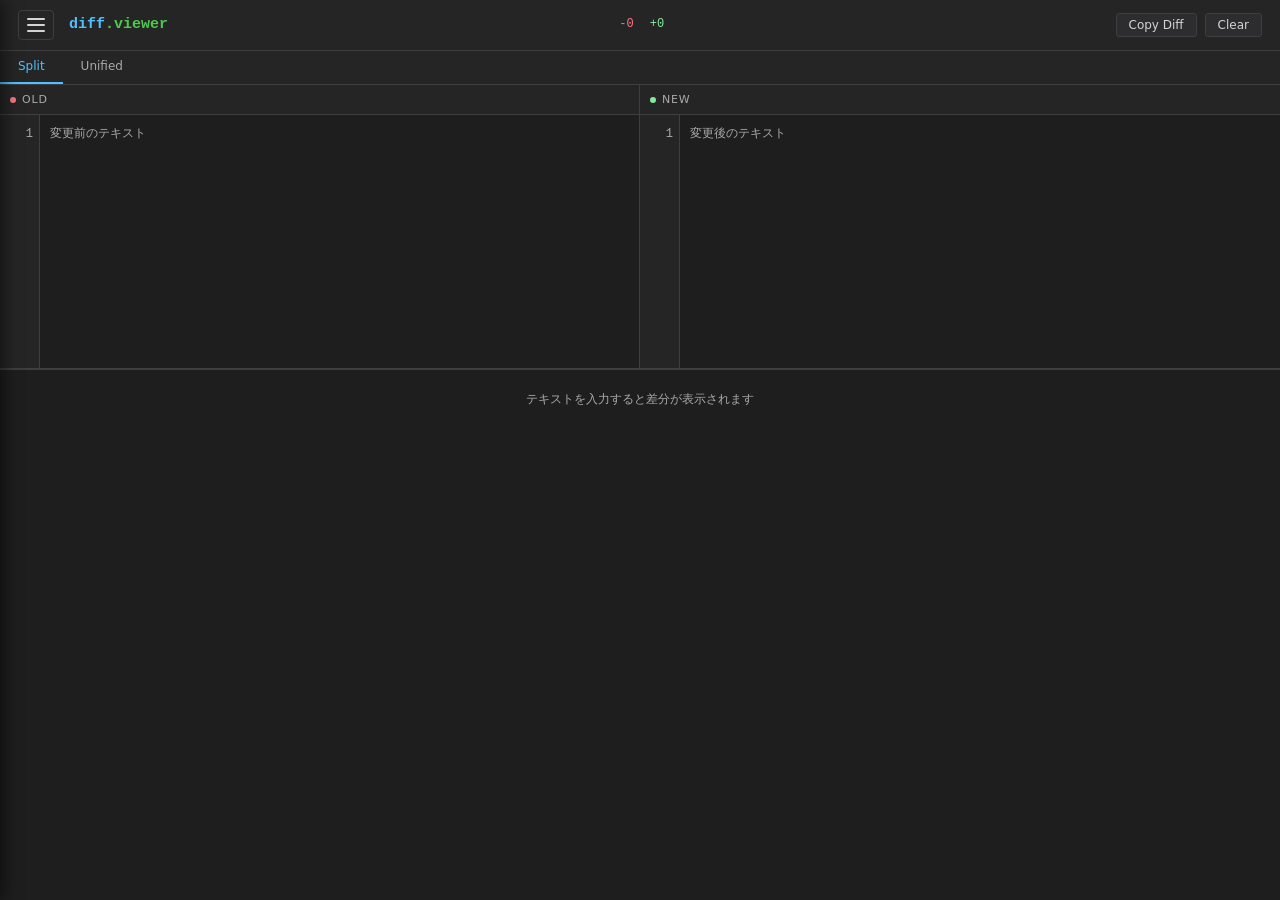
<file: tools/diff-viewer.html>
<!DOCTYPE html>
<html lang="ja">

<head>
  <meta charset="UTF-8">
  <meta name="viewport" content="width=device-width, initial-scale=1.0">
  <title>Diff Viewer</title>
    <link rel="stylesheet" href="../assets/css/common.css">
  <link rel="stylesheet" href="../assets/css/nav.css">
  <style>


    *,
    *::before,
    *::after {
      box-sizing: border-box;
      margin: 0;
      padding: 0;
    }

    body {
      background: var(--bg);
      color: var(--text);
      font-family: var(--sans);
      height: 100vh;
      display: flex;
      flex-direction: column;
      overflow: hidden;
    }

    /* ── Header ── */
    header {
      display: flex;
      align-items: center;
      justify-content: space-between;
      padding: 10px 18px;
      background: var(--surface);
      border-bottom: 1px solid var(--border);
      flex-shrink: 0;
    }

    .logo {
      font-family: var(--mono);
      font-size: 15px;
      font-weight: 600;
      color: var(--accent);
    }

    .logo span {
      color: var(--accent2);
    }

    .header-center {
      display: flex;
      gap: 16px;
      font-family: var(--mono);
      font-size: 12px;
    }

    .stat-del {
      color: var(--del-fg);
    }

    .stat-add {
      color: var(--add-fg);
    }

    .header-actions {
      display: flex;
      gap: 8px;
    }

    .btn {
      padding: 4px 12px;
      border-radius: 3px;
      border: 1px solid var(--border);
      background: var(--surface2);
      color: var(--text);
      font-family: var(--sans);
      font-size: 12px;
      cursor: pointer;
      white-space: nowrap;
    }

    /* ── Mode tabs ── */
    .mode-bar {
      display: flex;
      background: var(--surface);
      border-bottom: 1px solid var(--border);
      flex-shrink: 0;
    }

    .mode-tab {
      padding: 6px 18px;
      font-family: var(--sans);
      font-size: 12px;
      color: var(--muted);
      cursor: pointer;
      border-bottom: 2px solid transparent;
      user-select: none;
    }

    .mode-tab.active {
      color: var(--accent);
      border-bottom-color: var(--accent);
    }

    /* ── Layout ── */
    main {
      flex: 1;
      overflow: hidden;
      min-height: 0;
      display: flex;
      flex-direction: column;
    }

    /* 入力行・diff行を縦積みにする2段グリッド */
    .row {
      display: grid;
      grid-template-columns: 1fr 1fr;
      overflow: hidden;
      min-height: 0;
    }

    .row.input-row {
      flex: 0 0 35%;
      border-bottom: 2px solid var(--border);
    }

    .row.diff-row {
      flex: 1;
    }

    .pane {
      display: flex;
      flex-direction: column;
      border-right: 1px solid var(--border);
      overflow: hidden;
      min-width: 0;
    }

    .pane:last-child {
      border-right: none;
    }

    .pane-header {
      display: flex;
      align-items: center;
      padding: 5px 10px;
      background: var(--surface);
      border-bottom: 1px solid var(--border);
      flex-shrink: 0;
      min-height: 30px;
    }

    .pane-title {
      display: flex;
      align-items: center;
      gap: 6px;
      font-family: var(--sans);
      font-size: 11px;
      color: var(--muted);
      text-transform: uppercase;
      letter-spacing: 0.8px;
    }

    .dot {
      width: 6px;
      height: 6px;
      border-radius: 50%;
      flex-shrink: 0;
    }

    .dot.del {
      background: var(--del-fg);
    }

    .dot.add {
      background: var(--add-fg);
    }

    /* ── Input editor ── */
    .editor-wrap {
      display: flex;
      flex: 1;
      overflow: hidden;
    }

    .line-nums {
      min-width: 40px;
      padding: 9px 0;
      background: var(--surface);
      border-right: 1px solid var(--border);
      text-align: right;
      font-family: var(--mono);
      font-size: 12px;
      line-height: 20px;
      color: var(--dim);
      user-select: none;
      overflow: hidden;
      flex-shrink: 0;
    }

    .line-nums span {
      display: block;
      padding: 0 6px;
    }

    textarea {
      flex: 1;
      padding: 9px 10px;
      background: var(--bg);
      color: var(--text);
      border: none;
      outline: none;
      font-family: var(--mono);
      font-size: 12px;
      line-height: 20px;
      resize: none;
      white-space: pre;
      overflow: auto;
      appearance: none;
      -webkit-appearance: none;
    }

    textarea::placeholder {
      color: var(--dim);
    }

    /* ── Split diff output ── */
    .diff-scroll {
      flex: 1;
      overflow: auto;
    }

    .diff-inner {
      display: flex;
      font-family: var(--mono);
      font-size: 12px;
      line-height: 20px;
      min-height: 100%;
    }

    .diff-nums {
      min-width: 40px;
      padding: 9px 0;
      background: var(--surface);
      border-right: 1px solid var(--border);
      text-align: right;
      color: var(--dim);
      user-select: none;
      flex-shrink: 0;
    }

    .diff-nums span {
      display: block;
      padding: 0 6px;
      height: 20px;
      line-height: 20px;
    }

    .diff-lines {
      flex: 1;
      padding: 9px 0;
      min-width: 0;
    }

    .diff-line {
      display: block;
      padding: 0 10px;
      height: 20px;
      line-height: 20px;
      white-space: pre;
    }

    .diff-line.del {
      background: var(--del-bg);
      color: var(--del-fg);
    }

    .diff-line.add {
      background: var(--add-bg);
      color: var(--add-fg);
    }

    .diff-line.same {
      color: var(--text);
    }

    .diff-line.blank {
      background: var(--surface2);
    }

    /* ── Unified diff output ── */
    .unified-scroll {
      flex: 1;
      overflow: auto;
      font-family: var(--mono);
      font-size: 12px;
      line-height: 20px;
    }

    .unified-inner {
      display: flex;
      min-height: 100%;
    }

    .unified-nums {
      min-width: 88px;
      padding: 9px 0;
      background: var(--surface);
      border-right: 1px solid var(--border);
      color: var(--dim);
      user-select: none;
      flex-shrink: 0;
      display: flex;
    }

    .unified-nums .col {
      min-width: 40px;
      text-align: right;
      padding: 0 4px;
    }

    .unified-nums .col span {
      display: block;
      height: 20px;
      line-height: 20px;
    }

    .unified-lines {
      flex: 1;
      padding: 9px 0;
    }

    .unified-line {
      display: flex;
      height: 20px;
      line-height: 20px;
    }

    .unified-line .pfx {
      width: 18px;
      flex-shrink: 0;
      text-align: center;
      font-weight: bold;
    }

    .unified-line .txt {
      flex: 1;
      padding: 0 8px;
      white-space: pre;
      overflow: hidden;
    }

    .unified-line.del {
      background: var(--del-bg);
      color: var(--del-fg);
    }

    .unified-line.add {
      background: var(--add-bg);
      color: var(--add-fg);
    }

    .unified-line.same {
      color: var(--text);
    }

    /* ── Misc ── */
    .empty-msg {
      padding: 20px;
      color: var(--dim);
      font-family: var(--sans);
      font-size: 12px;
      text-align: center;
      line-height: 1.6;
    }

    .toast {
      position: fixed;
      bottom: 18px;
      right: 18px;
      padding: 7px 14px;
      background: var(--surface2);
      border: 1px solid var(--accent2);
      border-radius: 3px;
      font-family: var(--sans);
      font-size: 12px;
      color: var(--accent2);
      opacity: 0;
      pointer-events: none;
      z-index: 999;
      transition: opacity .18s;
    }

    .toast.show {
      opacity: 1;
    }
  </style>
</head>

<body>

  <header>
    <div class="logo">diff<span>.viewer</span></div>
    <div class="header-center">
      <span class="stat-del" id="statDel">-0</span>
      <span class="stat-add" id="statAdd">+0</span>
    </div>
    <div class="header-actions">
      <button class="btn" onclick="copyDiff()">Copy Diff</button>
      <button class="btn" onclick="clearAll()">Clear</button>
    </div>
  </header>

  <div class="mode-bar">
    <div class="mode-tab active" id="tabSplit" onclick="setMode('split')">Split</div>
    <div class="mode-tab" id="tabUnified" onclick="setMode('unified')">Unified</div>
  </div>

  <main id="main"></main>
  <div class="toast" id="toast"></div>

  <script>
    // ================================================================
    //  状態
    // ================================================================
    var currentMode = 'split';
    var savedOld = '';
    var savedNew = '';
    var cachedDiff = [];
    var scrolling = false;

    // ================================================================
    //  LCS ベース diff
    //  戻り値: [{type:'same'|'del'|'add', line, oldNum, newNum}]
    // ================================================================
    function computeDiff(oldLines, newLines) {
      var N = oldLines.length;
      var M = newLines.length;
      var i, j;

      // LCS テーブル
      var dp = [];
      for (i = 0; i <= N; i++) {
        dp[i] = [];
        for (j = 0; j <= M; j++) { dp[i][j] = 0; }
      }
      for (i = 1; i <= N; i++) {
        for (j = 1; j <= M; j++) {
          dp[i][j] = oldLines[i - 1] === newLines[j - 1]
            ? dp[i - 1][j - 1] + 1
            : (dp[i - 1][j] > dp[i][j - 1] ? dp[i - 1][j] : dp[i][j - 1]);
        }
      }

      // バックトラック
      var result = [];
      i = N; j = M;
      while (i > 0 || j > 0) {
        if (i > 0 && j > 0 && oldLines[i - 1] === newLines[j - 1]) {
          result.push({ type: 'same', line: oldLines[i - 1], oldNum: i, newNum: j });
          i--; j--;
        } else if (j > 0 && (i === 0 || dp[i][j - 1] >= dp[i - 1][j])) {
          result.push({ type: 'add', line: newLines[j - 1], oldNum: null, newNum: j });
          j--;
        } else {
          result.push({ type: 'del', line: oldLines[i - 1], oldNum: i, newNum: null });
          i--;
        }
      }
      result.reverse();
      return result;
    }

    // ================================================================
    //  Split 表示用: del/add をペアリングし空白でパディング
    // ================================================================
    function makePairs(diff) {
      var pairs = [];
      var i = 0;
      while (i < diff.length) {
        var d = diff[i];
        if (d.type === 'same') {
          pairs.push({ L: d, R: d });
          i++;
        } else {
          var dels = [], adds = [];
          while (i < diff.length && diff[i].type === 'del') { dels.push(diff[i++]); }
          while (i < diff.length && diff[i].type === 'add') { adds.push(diff[i++]); }
          var len = dels.length > adds.length ? dels.length : adds.length;
          for (var j = 0; j < len; j++) {
            pairs.push({
              L: j < dels.length ? dels[j] : null,
              R: j < adds.length ? adds[j] : null
            });
          }
        }
      }
      return pairs;
    }

    // ================================================================
    //  HTML ヘルパー
    // ================================================================
    function esc(s) {
      return String(s).replace(/&/g, '&amp;').replace(/</g, '&lt;').replace(/>/g, '&gt;');
    }

    // Split diff 行の HTML を生成 (左右共通)
    function buildSideHTML(items, numKey, lineKey, lineClass) {
      var nums = '', lines = '';
      for (var i = 0; i < items.length; i++) {
        var item = items[i];
        if (item) {
          nums += '<span>' + item[numKey] + '</span>';
          lines += '<span class="diff-line ' + item.type + '">' + esc(item[lineKey]) + '</span>';
        } else {
          nums += '<span></span>';
          lines += '<span class="diff-line blank"> </span>';
        }
      }
      return { nums: nums, lines: lines };
    }

    // diff-scroll ペインの HTML
    function buildScrollPaneHTML(id, dotCls, label, nums, lines) {
      return (
        '<div class="pane">' +
        '<div class="pane-header">' +
        '<div class="pane-title"><span class="dot ' + dotCls + '"></span>' + label + '</div>' +
        '</div>' +
        '<div class="diff-scroll" id="' + id + '" onscroll="syncDiff(\'' + id + '\')">' +
        '<div class="diff-inner">' +
        '<div class="diff-nums">' + nums + '</div>' +
        '<div class="diff-lines">' + lines + '</div>' +
        '</div>' +
        '</div>' +
        '</div>'
      );
    }

    // ================================================================
    //  描画: Split
    // ================================================================
    function renderSplit() {
      var main = document.getElementById('main');
      main.innerHTML =
        // 入力行
        '<div class="row input-row">' +
        '<div class="pane">' +
        '<div class="pane-header"><div class="pane-title"><span class="dot del"></span>OLD</div></div>' +
        '<div class="editor-wrap">' +
        '<div class="line-nums" id="numsOld"></div>' +
        '<textarea id="inputOld" placeholder="変更前のテキスト"' +
        ' oninput="onInput()" onscroll="syncInput(\'inputOld\')"></textarea>' +
        '</div>' +
        '</div>' +
        '<div class="pane">' +
        '<div class="pane-header"><div class="pane-title"><span class="dot add"></span>NEW</div></div>' +
        '<div class="editor-wrap">' +
        '<div class="line-nums" id="numsNew"></div>' +
        '<textarea id="inputNew" placeholder="変更後のテキスト"' +
        ' oninput="onInput()" onscroll="syncInput(\'inputNew\')"></textarea>' +
        '</div>' +
        '</div>' +
        '</div>' +
        // diff行 (中身は updateDiffRow() が担当)
        '<div class="row diff-row" id="diffRow"></div>';

      // 値を復元してから描画
      document.getElementById('inputOld').value = savedOld;
      document.getElementById('inputNew').value = savedNew;
      updateLineNums('numsOld', savedOld);
      updateLineNums('numsNew', savedNew);
      updateDiffRow();
    }

    // Split の diff 行部分だけを更新 (入力エリアは触らない)
    function updateDiffRow() {
      var diffRow = document.getElementById('diffRow');
      if (!diffRow) { return; }

      if (!cachedDiff.length) {
        diffRow.innerHTML =
          '<div class="pane" style="grid-column:1/-1">' +
          '<div class="empty-msg">テキストを入力すると差分が表示されます</div>' +
          '</div>';
        return;
      }

      var pairs = makePairs(cachedDiff);
      var lefts = pairs.map(function (p) { return p.L; });
      var rights = pairs.map(function (p) { return p.R; });

      var L = buildSideHTML(lefts, 'oldNum', 'line');
      var R = buildSideHTML(rights, 'newNum', 'line');

      diffRow.innerHTML =
        buildScrollPaneHTML('diffL', 'del', 'OLD &mdash; diff', L.nums, L.lines) +
        buildScrollPaneHTML('diffR', 'add', 'NEW &mdash; diff', R.nums, R.lines);
    }

    // ================================================================
    //  描画: Unified
    // ================================================================
    function renderUnified() {
      var main = document.getElementById('main');

      if (!cachedDiff.length) {
        main.innerHTML = '<div class="empty-msg">テキストを入力すると差分が表示されます</div>';
        return;
      }

      var oldNums = '', newNums = '', lines = '';
      for (var i = 0; i < cachedDiff.length; i++) {
        var d = cachedDiff[i];
        var pfx = d.type === 'del' ? '-' : d.type === 'add' ? '+' : ' ';
        oldNums += '<span>' + (d.oldNum !== null ? d.oldNum : '') + '</span>';
        newNums += '<span>' + (d.newNum !== null ? d.newNum : '') + '</span>';
        lines +=
          '<div class="unified-line ' + d.type + '">' +
          '<span class="pfx">' + pfx + '</span>' +
          '<span class="txt">' + esc(d.line) + '</span>' +
          '</div>';
      }

      main.innerHTML =
        '<div class="unified-scroll">' +
        '<div class="unified-inner">' +
        '<div class="unified-nums">' +
        '<div class="col">' + oldNums + '</div>' +
        '<div class="col">' + newNums + '</div>' +
        '</div>' +
        '<div class="unified-lines">' + lines + '</div>' +
        '</div>' +
        '</div>';
    }

    // ================================================================
    //  メイン更新 (テキスト入力時)
    // ================================================================
    function onInput() {
      var oldEl = document.getElementById('inputOld');
      var newEl = document.getElementById('inputNew');
      savedOld = oldEl ? oldEl.value : savedOld;
      savedNew = newEl ? newEl.value : savedNew;

      updateLineNums('numsOld', savedOld);
      updateLineNums('numsNew', savedNew);

      var oldLines = savedOld === '' ? [] : savedOld.replace(/\n$/, '').split('\n');
      var newLines = savedNew === '' ? [] : savedNew.replace(/\n$/, '').split('\n');

      cachedDiff = (oldLines.length || newLines.length) ? computeDiff(oldLines, newLines) : [];
      updateStats();

      // Split は diff 行のみ更新、Unified はモード切替時のみ描画
      if (currentMode === 'split') { updateDiffRow(); }
    }

    // ================================================================
    //  モード切替
    // ================================================================
    function setMode(mode) {
      currentMode = mode;
      document.getElementById('tabSplit').className = 'mode-tab' + (mode === 'split' ? ' active' : '');
      document.getElementById('tabUnified').className = 'mode-tab' + (mode === 'unified' ? ' active' : '');
      if (mode === 'split') { renderSplit(); } else { renderUnified(); }
    }

    // ================================================================
    //  統計・行番号
    // ================================================================
    function updateStats() {
      var del = 0, add = 0;
      for (var i = 0; i < cachedDiff.length; i++) {
        if (cachedDiff[i].type === 'del') { del++; }
        if (cachedDiff[i].type === 'add') { add++; }
      }
      document.getElementById('statDel').textContent = '-' + del;
      document.getElementById('statAdd').textContent = '+' + add;
    }

    function updateLineNums(id, text) {
      var el = document.getElementById(id);
      if (!el) { return; }
      var count = text === '' ? 1 : text.split('\n').length;
      var html = '';
      for (var i = 1; i <= count; i++) { html += '<span>' + i + '</span>'; }
      el.innerHTML = html;
    }

    // ================================================================
    //  スクロール同期 (入力エリア・diff エリア共通)
    // ================================================================
    function syncInput(srcId) {
      if (scrolling) { return; }
      scrolling = true;
      var pairs = { inputOld: ['inputNew', 'numsOld', 'numsNew'], inputNew: ['inputOld', 'numsNew', 'numsOld'] };
      var src = document.getElementById(srcId);
      var ids = pairs[srcId];
      var dest = document.getElementById(ids[0]);
      var sn = document.getElementById(ids[1]);
      var dn = document.getElementById(ids[2]);
      if (dest) { dest.scrollTop = src.scrollTop; dest.scrollLeft = src.scrollLeft; }
      if (sn) { sn.scrollTop = src.scrollTop; }
      if (dn) { dn.scrollTop = src.scrollTop; }
      scrolling = false;
    }

    function syncDiff(srcId) {
      if (scrolling) { return; }
      scrolling = true;
      var destId = srcId === 'diffL' ? 'diffR' : 'diffL';
      var src = document.getElementById(srcId);
      var dest = document.getElementById(destId);
      if (dest) { dest.scrollTop = src.scrollTop; dest.scrollLeft = src.scrollLeft; }
      scrolling = false;
    }

    // ================================================================
    //  クリップボード
    // ================================================================
    function copyDiff() {
      if (!cachedDiff.length) { showToast('差分がありません'); return; }
      var lines = [];
      for (var i = 0; i < cachedDiff.length; i++) {
        var d = cachedDiff[i];
        lines.push((d.type === 'del' ? '- ' : d.type === 'add' ? '+ ' : '  ') + d.line);
      }
      writeClip(lines.join('\n'), '差分をコピーしました');
    }

    function writeClip(text, msg) {
      if (navigator.clipboard && navigator.clipboard.writeText) {
        navigator.clipboard.writeText(text).then(
          function () { showToast(msg); },
          function () { fallbackCopy(text, msg); }
        );
      } else {
        fallbackCopy(text, msg);
      }
    }

    function fallbackCopy(text, msg) {
      var ta = document.createElement('textarea');
      ta.value = text;
      ta.style.cssText = 'position:fixed;top:0;left:0;opacity:0';
      document.body.appendChild(ta);
      ta.focus();
      ta.select();
      try { document.execCommand('copy'); showToast(msg); }
      catch (e) { showToast('コピーできませんでした'); }
      document.body.removeChild(ta);
    }

    // ================================================================
    //  その他
    // ================================================================
    function clearAll() {
      savedOld = ''; savedNew = ''; cachedDiff = [];
      updateStats();
      setMode('split');
    }

    function showToast(msg) {
      var t = document.getElementById('toast');
      t.textContent = msg;
      t.classList.add('show');
      if (t._tid) { clearTimeout(t._tid); }
      t._tid = setTimeout(function () { t.classList.remove('show'); }, 2200);
    }

    // ================================================================
    //  初期化
    // ================================================================
    renderSplit();
  </script>
  <script src="../assets/js/nav.js"></script>
</body>

</html>
</file>
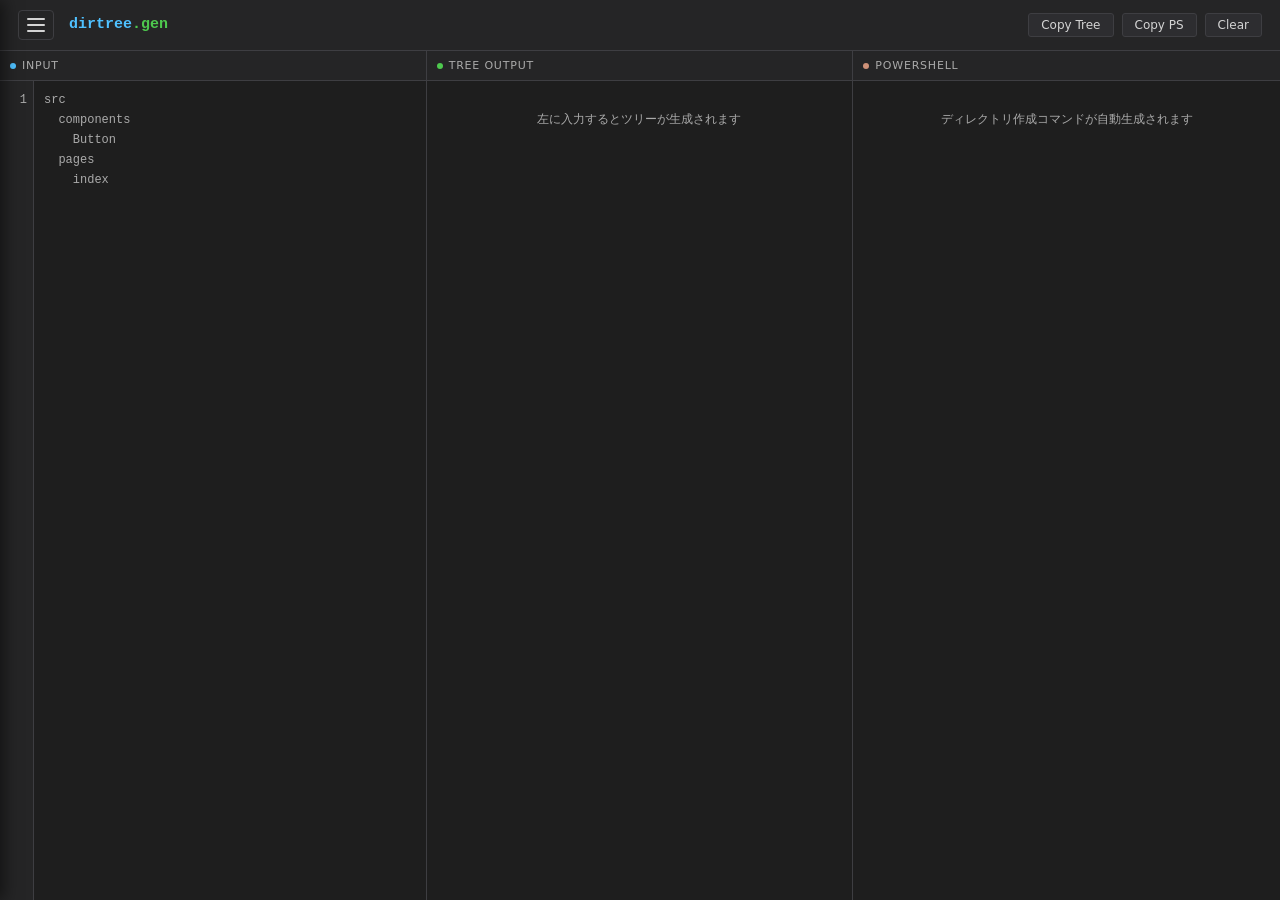
<file: tools/dirtree-gen.html>
<!DOCTYPE html>
<html lang="ja">

<head>
  <meta charset="UTF-8">
  <meta name="viewport" content="width=device-width, initial-scale=1.0">
  <title>Dir Tree Maker</title>
    <link rel="stylesheet" href="../assets/css/common.css">
  <link rel="stylesheet" href="../assets/css/nav.css">
  <style>


    *,
    *::before,
    *::after {
      box-sizing: border-box;
      margin: 0;
      padding: 0;
    }

    body {
      background: var(--bg);
      color: var(--text);
      font-family: var(--sans);
      height: 100vh;
      display: flex;
      flex-direction: column;
      overflow: hidden;
    }

    /* ── Header ── */
    header {
      display: flex;
      align-items: center;
      justify-content: space-between;
      padding: 10px 18px;
      background: var(--surface);
      border-bottom: 1px solid var(--border);
      flex-shrink: 0;
    }

    .logo {
      font-family: var(--mono);
      font-size: 15px;
      font-weight: 600;
      color: var(--accent);
    }

    .logo span {
      color: var(--accent2);
    }

    /* ── Buttons ── */
    .btn {
      padding: 4px 12px;
      border-radius: 3px;
      border: 1px solid var(--border);
      background: var(--surface2);
      color: var(--text);
      font-family: var(--sans);
      font-size: 12px;
      cursor: pointer;
      white-space: nowrap;
    }

    .mini-btn {
      padding: 1px 7px;
      border-radius: 2px;
      border: 1px solid var(--border);
      background: transparent;
      color: var(--muted);
      font-family: var(--sans);
      font-size: 11px;
      cursor: pointer;
    }

    .header-actions {
      display: flex;
      gap: 8px;
    }

    .pane-actions {
      display: flex;
      gap: 4px;
    }

    /* ── 3-pane layout ── */
    main {
      display: grid;
      grid-template-columns: 1fr 1fr 1fr;
      flex: 1;
      overflow: hidden;
      min-height: 0;
    }

    .pane {
      display: flex;
      flex-direction: column;
      border-right: 1px solid var(--border);
      overflow: hidden;
      min-width: 0;
    }

    .pane:last-child {
      border-right: none;
    }

    .pane-header {
      display: flex;
      align-items: center;
      justify-content: space-between;
      padding: 5px 10px;
      background: var(--surface);
      border-bottom: 1px solid var(--border);
      flex-shrink: 0;
      min-height: 30px;
    }

    .pane-title {
      display: flex;
      align-items: center;
      gap: 6px;
      font-family: var(--sans);
      font-size: 11px;
      color: var(--muted);
      text-transform: uppercase;
      letter-spacing: 0.8px;
    }

    .dot {
      width: 6px;
      height: 6px;
      border-radius: 50%;
      background: var(--accent);
      flex-shrink: 0;
    }

    .dot.green {
      background: var(--accent2);
    }

    .dot.orange {
      background: var(--accent3);
    }

    /* ── Input pane ── */
    .editor-wrap {
      display: flex;
      flex: 1;
      overflow: hidden;
    }

    .line-nums {
      min-width: 34px;
      padding: 9px 0;
      background: var(--surface);
      border-right: 1px solid var(--border);
      text-align: right;
      font-family: var(--mono);
      font-size: 12px;
      line-height: 20px;
      color: var(--dim);
      user-select: none;
      overflow: hidden;
      flex-shrink: 0;
    }

    .line-nums span {
      display: block;
      padding: 0 6px;
    }

    textarea {
      flex: 1;
      padding: 9px 10px;
      background: var(--bg);
      color: var(--text);
      border: none;
      outline: none;
      font-family: var(--mono);
      font-size: 12px;
      line-height: 20px;
      resize: none;
      white-space: pre;
      overflow: auto;
      tab-size: 2;
      appearance: none;
      -webkit-appearance: none;
    }

    textarea::placeholder {
      color: var(--dim);
    }

    /* ── Output panes ── */
    .scroll-area {
      flex: 1;
      overflow: auto;
      padding: 9px 12px;
      font-family: var(--mono);
      font-size: 12px;
      line-height: 20px;
    }

    .tree-branch {
      color: var(--muted);
    }

    .tree-name {
      color: var(--accent);
    }

    .ps-kw {
      color: var(--accent);
    }

    .ps-flag {
      color: var(--accent3);
    }

    .ps-path {
      color: var(--accent2);
    }

    .empty-msg {
      padding: 20px;
      color: var(--dim);
      font-family: var(--sans);
      font-size: 12px;
      text-align: center;
      line-height: 1.6;
    }

    /* ── Toast ── */
    .toast {
      position: fixed;
      bottom: 18px;
      right: 18px;
      padding: 7px 14px;
      background: var(--surface2);
      border: 1px solid var(--accent2);
      border-radius: 3px;
      font-family: var(--sans);
      font-size: 12px;
      color: var(--accent2);
      opacity: 0;
      pointer-events: none;
      z-index: 999;
      transition: opacity .18s;
    }

    .toast.show {
      opacity: 1;
    }
  </style>
</head>

<body>

  <header>
    <div class="logo">dirtree<span>.gen</span></div>
    <div class="header-actions">
      <button class="btn" onclick="copyTree()">Copy Tree</button>
      <button class="btn" onclick="copyPS()">Copy PS</button>
      <button class="btn" onclick="clearAll()">Clear</button>
    </div>
  </header>

  <main>
    <div class="pane">
      <div class="pane-header">
        <div class="pane-title"><span class="dot"></span>INPUT</div>
      </div>
      <div class="editor-wrap">
        <div class="line-nums" id="lineNums"></div>
        <textarea id="input" placeholder="src&#10;  components&#10;    Button&#10;  pages&#10;    index"
          oninput="onInput()" onkeydown="handleKey(event)" onscroll="syncScroll()"></textarea>
      </div>
    </div>

    <div class="pane">
      <div class="pane-header">
        <div class="pane-title"><span class="dot green"></span>TREE OUTPUT</div>
      </div>
      <div class="scroll-area" id="treeOut"></div>
    </div>

    <div class="pane">
      <div class="pane-header">
        <div class="pane-title"><span class="dot orange"></span>POWERSHELL</div>
      </div>
      <div class="scroll-area" id="psOut"></div>
    </div>
  </main>

  <div class="toast" id="toast"></div>

  <script>
    // ================================================================
    //  定数: 罫線文字 (文字化け防止のためコードポイントで定義)
    // ================================================================
    var VPAD = '\u2502  ';       // │   縦線 + 空白2
    var SPAD = '   ';            // 空白3
    var LAST = '\u2514\u2500 ';  // └─  末尾ノード
    var MID = '\u251C\u2500 ';  // ├─  中間ノード

    // ================================================================
    //  キャッシュ: buildTree の結果を onInput で保持し再利用
    // ================================================================
    var cachedNodes = [];

    // ================================================================
    //  インデント解析
    //  タブ・半角スペース・全角スペース(U+3000) をすべて1単位として扱う
    // ================================================================
    function getIndentCount(line) {
      var n = 0;
      for (var i = 0; i < line.length; i++) {
        var c = line.charCodeAt(i);
        if (c === 32 || c === 9 || c === 0x3000) { n++; }
        else { break; }
      }
      return n;
    }

    // 各行の生インデント数を相対的な depth (0, 1, 2...) に正規化する
    // 空行は depth = -1
    function normalizeDepths(lines) {
      var i, raws = [];
      for (i = 0; i < lines.length; i++) {
        var trimmed = lines[i].trim();
        raws.push(trimmed === '' ? -1 : getIndentCount(lines[i]));
      }

      // 出現したインデント量を昇順に並べて depth 番号に変換
      var seen = {}, uniq = [];
      for (i = 0; i < raws.length; i++) {
        if (raws[i] >= 0 && !seen[raws[i]]) {
          seen[raws[i]] = true;
          uniq.push(raws[i]);
        }
      }
      uniq.sort(function (a, b) { return a - b; });

      var map = {};
      for (i = 0; i < uniq.length; i++) { map[uniq[i]] = i; }

      var depths = [];
      for (i = 0; i < raws.length; i++) {
        depths.push(raws[i] < 0 ? -1 : map[raws[i]]);
      }
      return depths;
    }

    // ================================================================
    //  ツリー構築
    //  戻り値: [{branch, name, depth, path}, ...]
    //    depth = -1 は空行を表す
    // ================================================================
    function buildTree(rawText) {
      var i, p;

      // 末尾空白を除去して行分割
      var lines = rawText.split('\n');
      for (i = 0; i < lines.length; i++) {
        lines[i] = lines[i].replace(/\s+$/, '');
      }

      var depths = normalizeDepths(lines);

      // アイテム配列に整形
      var items = [];
      for (i = 0; i < lines.length; i++) {
        items.push({
          name: lines[i].trim(),
          depth: depths[i],
          isEmpty: depths[i] === -1
        });
      }

      // depth d の idx が、同じ親の中で最後の子かどうかを判定
      // ルート(depth=0)は独立したツリーなので常に true (兄弟なし扱い)
      function isLast(idx, d) {
        if (d === 0) { return true; }
        for (var j = idx + 1; j < items.length; j++) {
          if (items[j].isEmpty) { continue; }
          if (items[j].depth < d) { return true; } // 親階層に戻った
          if (items[j].depth === d) { return false; } // 同階層の兄弟がいる
        }
        return true;
      }

      var hasSib = [];  // depth ごとに「後続の兄弟があるか」を保持
      var pathStack = [];  // depth ごとに名前を保持してパスを組み立てる
      var result = [];

      for (i = 0; i < items.length; i++) {
        var item = items[i];

        if (item.isEmpty) {
          result.push({ branch: '', name: '', depth: -1, path: '' });
          continue;
        }

        var d = item.depth;

        // ルートが来たら前のツリーの状態を完全リセット
        if (d === 0) {
          hasSib = [];
          pathStack = [];
        }

        var last = isLast(i, d);

        // prefix: 各祖先 depth の縦線または空白
        var prefix = '';
        for (p = 0; p < d; p++) {
          prefix += hasSib[p] ? VPAD : SPAD;
        }
        var connector = (d === 0) ? '' : (last ? LAST : MID);

        // パス組み立て (Windows バックスラッシュ区切り)
        pathStack[d] = item.name;
        for (p = d + 1; p < pathStack.length; p++) { pathStack[p] = undefined; }
        var pathParts = [];
        for (p = 0; p <= d; p++) {
          if (pathStack[p] !== undefined) { pathParts.push(pathStack[p]); }
        }

        // hasSib 更新: 自分の depth をセット、深い側はクリア
        hasSib[d] = !last;
        for (p = d + 1; p < hasSib.length; p++) { hasSib[p] = false; }

        result.push({
          branch: prefix + connector,
          name: item.name,
          depth: d,
          path: pathParts.join('\\')
        });
      }
      return result;
    }

    // ================================================================
    //  末端ノード判定 (子を持たないノード)
    //  New-Item は末端だけ作れば親も自動作成されるため
    // ================================================================
    function isLeaf(nodes, idx) {
      for (var j = idx + 1; j < nodes.length; j++) {
        if (nodes[j].depth === -1) { continue; }         // 空行はスキップ
        return nodes[j].depth <= nodes[idx].depth;        // 同階層以上 = 末端
      }
      return true;
    }

    // ================================================================
    //  HTML エスケープ
    // ================================================================
    function esc(s) {
      return String(s)
        .replace(/&/g, '&amp;')
        .replace(/</g, '&lt;')
        .replace(/>/g, '&gt;');
    }

    // ================================================================
    //  描画
    // ================================================================
    function renderTree(nodes) {
      var el = document.getElementById('treeOut');
      if (!nodes.length) {
        el.innerHTML = '<div class="empty-msg">左に入力するとツリーが生成されます</div>';
        return;
      }
      var parts = [];
      for (var i = 0; i < nodes.length; i++) {
        var n = nodes[i];
        if (n.depth === -1) {
          parts.push('<div style="height:20px"></div>');
        } else {
          parts.push(
            '<div style="white-space:pre">' +
            '<span class="tree-branch">' + esc(n.branch) + '</span>' +
            '<span class="tree-name">' + esc(n.name) + '</span>' +
            '</div>'
          );
        }
      }
      el.innerHTML = parts.join('');
    }

    function renderPS(nodes) {
      var el = document.getElementById('psOut');
      if (!nodes.length) {
        el.innerHTML = '<div class="empty-msg">ディレクトリ作成コマンドが自動生成されます</div>';
        return;
      }
      var parts = [];
      for (var i = 0; i < nodes.length; i++) {
        var n = nodes[i];
        if (n.depth === -1 || !n.name) { continue; }
        if (!isLeaf(nodes, i)) { continue; }
        parts.push(
          '<div style="white-space:pre">' +
          '<span class="ps-kw">New-Item</span>' +
          ' <span class="ps-flag">-ItemType</span> Directory' +
          ' <span class="ps-flag">-Path</span>' +
          ' <span class="ps-path">&quot;' + esc(n.path) + '&quot;</span>' +
          '</div>'
        );
      }
      el.innerHTML = parts.length
        ? parts.join('')
        : '<div class="empty-msg">末端ディレクトリがありません</div>';
    }

    // ================================================================
    //  メインの更新処理
    // ================================================================
    function onInput() {
      var text = document.getElementById('input').value;
      updateLineNums();

      // buildTree は1回だけ実行してキャッシュ
      cachedNodes = text.trim() ? buildTree(text) : [];

      try { renderTree(cachedNodes); } catch (e) {
        document.getElementById('treeOut').textContent = 'Error: ' + e.message;
      }
      try { renderPS(cachedNodes); } catch (e) {
        document.getElementById('psOut').textContent = 'Error: ' + e.message;
      }
    }

    function updateLineNums() {
      var lines = document.getElementById('input').value.split('\n');
      var html = '';
      for (var i = 0; i < lines.length; i++) { html += '<span>' + (i + 1) + '</span>'; }
      document.getElementById('lineNums').innerHTML = html;
    }

    function syncScroll() {
      document.getElementById('lineNums').scrollTop =
        document.getElementById('input').scrollTop;
    }

    // ================================================================
    //  クリップボード (file:// 対応フォールバック付き)
    // ================================================================
    function writeClip(text, msg) {
      if (navigator.clipboard && navigator.clipboard.writeText) {
        navigator.clipboard.writeText(text).then(
          function () { showToast(msg); },
          function () { fallbackCopy(text, msg); }
        );
      } else {
        fallbackCopy(text, msg);
      }
    }

    function fallbackCopy(text, msg) {
      var ta = document.createElement('textarea');
      ta.value = text;
      ta.style.cssText = 'position:fixed;top:0;left:0;opacity:0';
      document.body.appendChild(ta);
      ta.focus();
      ta.select();
      try { document.execCommand('copy'); showToast(msg); }
      catch (e) { showToast('コピーできませんでした'); }
      document.body.removeChild(ta);
    }

    function copyTree() {
      if (!cachedNodes.length) { showToast('入力が空です'); return; }
      var lines = [];
      for (var i = 0; i < cachedNodes.length; i++) {
        lines.push(cachedNodes[i].branch + cachedNodes[i].name);
      }
      writeClip(lines.join('\n'), 'ツリーをコピーしました');
    }

    function copyPS() {
      if (!cachedNodes.length) { showToast('入力が空です'); return; }
      var lines = [];
      for (var i = 0; i < cachedNodes.length; i++) {
        var n = cachedNodes[i];
        if (n.depth >= 0 && n.name && isLeaf(cachedNodes, i)) {
          lines.push('New-Item -ItemType Directory -Path "' + n.path + '"');
        }
      }
      writeClip(lines.join('\n'), 'PSコマンドをコピーしました');
    }

    function clearAll() {
      document.getElementById('input').value = '';
      onInput();
    }

    function showToast(msg) {
      var t = document.getElementById('toast');
      t.textContent = msg;
      t.classList.add('show');
      if (t._tid) { clearTimeout(t._tid); }
      t._tid = setTimeout(function () { t.classList.remove('show'); }, 2200);
    }

    // ================================================================
    //  キーボード操作
    // ================================================================
    function handleKey(e) {
      if (e.key !== 'Tab') { return; }
      e.preventDefault();

      var ta = document.getElementById('input');
      var val = ta.value;
      var start = ta.selectionStart;
      var end = ta.selectionEnd;

      if (start === end) {
        // 単一カーソル: Tab でスペース2つ挿入 / Shift+Tab で先頭スペース削除
        if (e.shiftKey) {
          var ls = val.lastIndexOf('\n', start - 1) + 1;
          var head = val.slice(ls, start);
          var rm = (head.indexOf('  ') === 0) ? 2 : (head.indexOf(' ') === 0) ? 1 : 0;
          if (rm > 0) {
            ta.value = val.slice(0, ls) + val.slice(ls + rm);
            ta.selectionStart = ta.selectionEnd = start - rm;
          }
        } else {
          ta.value = val.slice(0, start) + '  ' + val.slice(end);
          ta.selectionStart = ta.selectionEnd = start + 2;
        }
      } else {
        // 範囲選択: 選択行をまとめてインデント / デデント
        var ls2 = val.lastIndexOf('\n', start - 1) + 1;
        var before = val.slice(0, ls2);
        var sel = val.slice(ls2, end);
        var after = val.slice(end);
        var updated = e.shiftKey
          ? sel.replace(/^ {1,2}/gm, '')
          : sel.replace(/^/gm, '  ');
        ta.value = before + updated + after;
        ta.selectionStart = ls2;
        ta.selectionEnd = ls2 + updated.length;
      }
      onInput();
    }

    // ================================================================
    //  初期化
    // ================================================================
    onInput();
  </script>
  <script src="../assets/js/nav.js"></script>
</body>

</html>
</file>
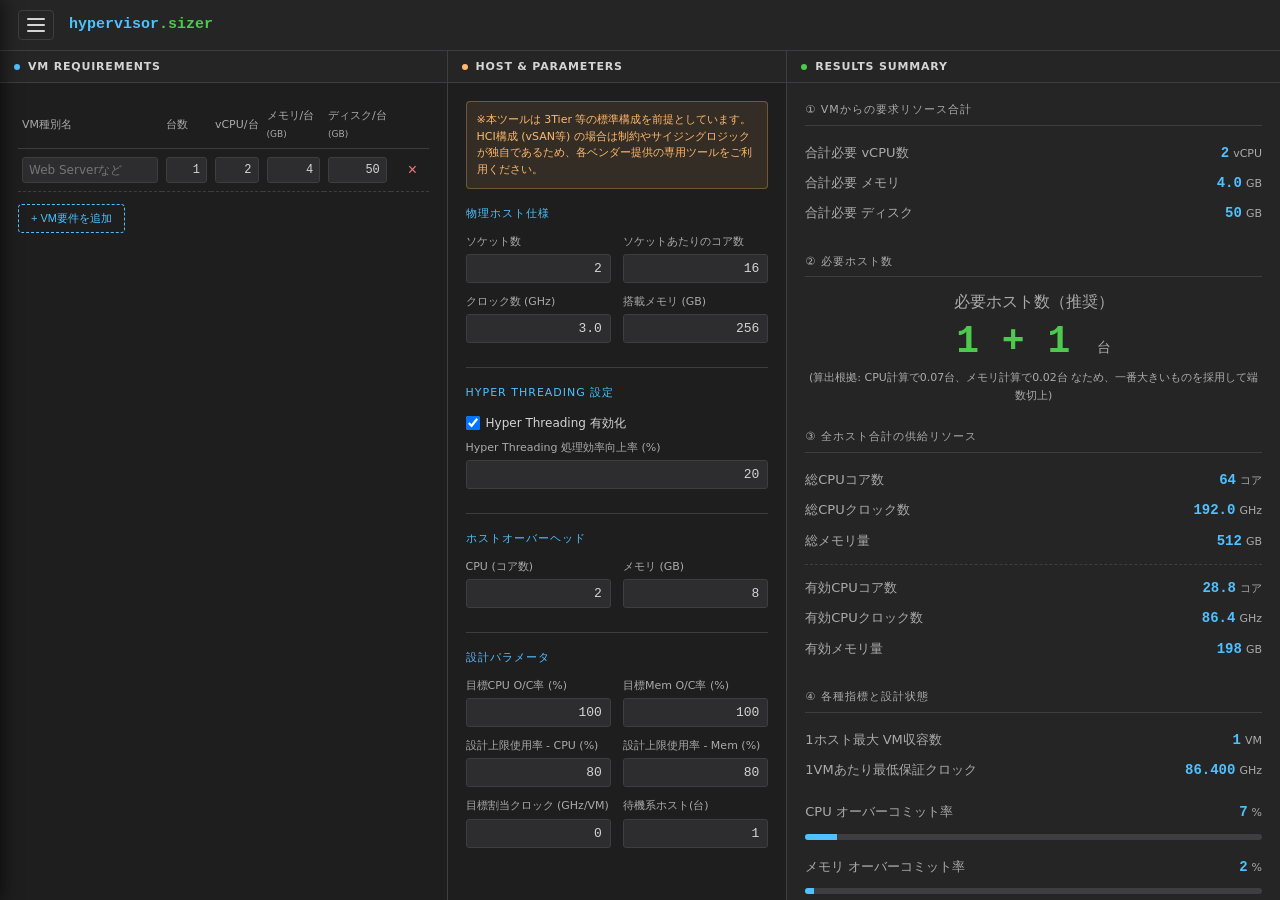
<file: tools/hypervisor-sizer.html>
<!DOCTYPE html>
<html lang="ja">
<head>
    <meta charset="UTF-8">
    <meta name="viewport" content="width=device-width, initial-scale=1.0">
    <title>Hypervisor Sizer</title>
      <link rel="stylesheet" href="../assets/css/common.css">
  <link rel="stylesheet" href="../assets/css/nav.css">
  <style>


        *, *::before, *::after { box-sizing: border-box; margin: 0; padding: 0; }

        body {
            background: var(--bg);
            color: var(--text);
            font-family: var(--sans);
            height: 100vh;
            display: flex;
            flex-direction: column;
            overflow: hidden;
        }

        /* Header */
        header {
            display: flex;
            align-items: center;
            padding: 10px 18px;
            background: var(--surface);
            border-bottom: 1px solid var(--border);
            flex-shrink: 0;
        }
        .logo { font-family: var(--mono); font-size: 15px; font-weight: 600; color: var(--accent); }
        .logo span { color: var(--accent2); }

        /* Main Layout */
        main { display: flex; flex: 1; overflow: hidden; }
        .pane { display: flex; flex-direction: column; border-right: 1px solid var(--border); overflow: hidden; }
        .pane:last-child { border-right: none; }
        .pane-left { flex: 1.45; min-width: 380px; }
        .pane-center { flex: 1.1; min-width: 280px; }
        .pane-right { flex: 1.6; min-width: 320px; background: var(--surface); }

        /* Remove Number Spinner */
        input[type="number"]::-webkit-inner-spin-button,
        input[type="number"]::-webkit-outer-spin-button {
            appearance: none;
            -webkit-appearance: none;
            margin: 0;
        }
        input[type="number"] {
            appearance: textfield;
            -moz-appearance: textfield;
        }

        @media (max-width: 1100px) {
            main { flex-direction: column; overflow-y: auto; }
            .pane { border-right: none; border-bottom: 1px solid var(--border); overflow: visible; min-height: auto; }
            .pane:last-child { border-bottom: none; }
            .pane-body { overflow-y: visible !important; }
            .pane-left { max-height: 50vh; overflow-y: auto; }
        }

        .pane-header {
            display: flex; align-items: center; padding: 6px 14px;
            background: var(--surface); border-bottom: 1px solid var(--border);
            flex-shrink: 0; min-height: 32px;
        }
        .pane-title {
            display: flex; align-items: center; gap: 8px;
            font-size: 11px; color: var(--text); text-transform: uppercase; letter-spacing: 0.8px; font-weight: 600;
        }
        .dot { width: 6px; height: 6px; border-radius: 50%; background: var(--accent); flex-shrink: 0; }
        .dot.green { background: var(--accent2); }
        .dot.orange { background: var(--warn); }
        .pane-body { flex: 1; overflow-y: auto; padding: 18px; }

        /* Left Pane: Table */
        .vm-table { width: 100%; border-collapse: collapse; font-size: 12px; margin-bottom: 12px; }
        .vm-table th { color: var(--muted); font-weight: normal; text-align: left; padding: 6px 4px; border-bottom: 1px solid var(--border); font-size: 11px; white-space: nowrap; }
        .vm-table td { padding: 8px 4px; border-bottom: 1px dashed var(--border); vertical-align: middle; }
        .vm-table input[type="text"] { width: 100%; padding: 5px 6px; background: var(--surface2); color: var(--text); border: 1px solid var(--border); border-radius: 3px; font-family: var(--sans); font-size: 12px; }
        .vm-table input[type="number"] { width: 100%; padding: 5px 6px; background: var(--surface2); color: var(--text); border: 1px solid var(--border); border-radius: 3px; font-family: var(--mono); font-size: 12px; text-align: right; }
        .calc-val { font-family: var(--mono); color: var(--accent); text-align: right; display: block; padding-right: 4px;}
        
        .btn-del { cursor: pointer; color: var(--err); background: none; border: none; font-size: 16px; width: 24px; height: 24px; border-radius: 4px; display: inline-flex; align-items: center; justify-content: center; }
        .btn-del:hover { background: rgba(249,117,131,0.1); }
        .btn-add { cursor: pointer; color: var(--accent); background: transparent; border: 1px dashed var(--accent); border-radius: 4px; padding: 6px 12px; font-size: 11px; display: inline-flex; align-items: center; gap: 4px; transition: 0.2s; }
        .btn-add:hover { background: rgba(79,193,255,0.1); }

        /* Center Pane: Form */
        .section-title { font-size: 11px; color: var(--accent); text-transform: uppercase; letter-spacing: 1px; margin-bottom: 12px; }
        .field { margin-bottom: 12px; display: flex; flex-direction: column; justify-content: flex-end; }
        .field-row { display: flex; gap: 12px; margin-bottom: 12px; align-items: stretch; }
        .field-row > .field { flex: 1; margin-bottom: 0; }
        .field label { display: block; font-size: 11px; color: var(--muted); margin-bottom: 5px; line-height: 1.3; }
        .field input[type="number"], .field select { width: 100%; padding: 6px 8px; background: var(--surface2); color: var(--text); border: 1px solid var(--border); border-radius: 3px; font-family: var(--mono); font-size: 13px; text-align: right; }
        .field input[type="number"]:focus { border-color: var(--accent); outline: none; }
        
        .toggle-group { display: flex; align-items: center; gap: 6px; font-size: 12px; color: var(--text); margin-bottom: 8px; }
        .toggle-group input[type="checkbox"] { width: 14px; height: 14px; }
        
        hr.divider { border: none; border-top: 1px solid var(--border); margin: 24px 0 16px; }

        /* Right Pane: Results */
        .res-group { margin-bottom: 24px; }
        .res-group-title { font-size: 11px; color: var(--dim); border-bottom: 1px solid var(--border); padding-bottom: 6px; margin-bottom: 12px; text-transform: uppercase; letter-spacing: 1px; }

        .res-row { display: flex; justify-content: space-between; align-items: baseline; padding: 4px 0; font-size: 13px; }
        .res-label { color: var(--muted); }
        .res-val { color: var(--accent); font-family: var(--mono); font-weight: 600; font-size: 14px; }
        .res-val span.unit { font-size: 11px; color: var(--dim); font-family: var(--sans); margin-left: 4px; font-weight: normal; }
        
        .res-val.large { font-size: 38px; color: var(--accent2); line-height: 1; margin: 8px 0; text-align: center; display: block; }
        .res-val.large span.unit { font-size: 14px; }
        .res-note { font-size: 11px; color: var(--dim); text-align: center; margin-top: 4px; }

        .err-msg { display: none; color: var(--err); font-size: 12px; padding: 12px; background: rgba(249,117,131,0.1); border: 1px solid var(--err); border-radius: 4px; margin-bottom: 16px; text-align: center; line-height: 1.5; }
        .err-msg.active { display: block; }

        .prog-container { margin-top: 6px; margin-bottom: 8px; }
        .prog { width: 100%; height: 6px; background: var(--border); border-radius: 3px; overflow: hidden; }
        .prog-fill { height: 100%; background: var(--accent); transition: width 0.3s, background-color 0.3s; }
        .prog-fill.warn { background: var(--warn); }
        .prog-fill.danger { background: var(--err); }
        
        /* Utility */
        .hidden { display: none !important; }
    </style>
</head>
<body>

<header>
    <div class="logo">hypervisor<span>.sizer</span></div>
</header>

<main>
    <!-- 左ペイン: VM要件定義 -->
    <div class="pane pane-left">
        <div class="pane-header">
            <div class="pane-title"><span class="dot"></span>VM Requirements</div>
        </div>
        <div class="pane-body">
            <table class="vm-table" id="vm-table">
                <thead>
                    <tr>
                        <th style="width: 35%;">VM種別名</th>
                        <th style="width: 12%;">台数</th>
                        <th style="width: 12%;">vCPU/台</th>
                        <th style="width: 15%;">メモリ/台<br><span style="font-size:9px">(GB)</span></th>
                        <th style="width: 15%;">ディスク/台<br><span style="font-size:9px">(GB)</span></th>
                        <th></th>
                    </tr>
                </thead>
                <tbody id="vm-tbody">
                    <!-- JS rendered rows -->
                </tbody>
            </table>
            <button class="btn-add" onclick="addVMRow()">+ VM要件を追加</button>
        </div>
    </div>

    <!-- 中央ペイン: ホスト構成・制約 -->
    <div class="pane pane-center">
        <div class="pane-header">
            <div class="pane-title"><span class="dot orange"></span>Host & Parameters</div>
        </div>
        <div class="pane-body" id="params-form">
            <div style="font-size:11px; color:var(--warn); margin-bottom:16px; line-height:1.5; padding:10px; background:rgba(255,184,108,0.1); border:1px solid rgba(255,184,108,0.3); border-radius:4px;">
                ※本ツールは 3Tier 等の標準構成を前提としています。<br>
                HCI構成 (vSAN等) の場合は制約やサイジングロジックが独自であるため、各ベンダー提供の専用ツールをご利用ください。
            </div>
            
            <div class="section-title">物理ホスト仕様</div>
            <div class="field-row">
                <div class="field">
                    <label>ソケット数</label>
                    <input type="number" id="h-sockets" value="2" min="1" oninput="calcAll()">
                </div>
                <div class="field">
                    <label>ソケットあたりのコア数</label>
                    <input type="number" id="h-cores" value="16" min="1" oninput="calcAll()">
                </div>
            </div>
            <div class="field-row">
                <div class="field">
                    <label>クロック数 (GHz)</label>
                    <input type="number" id="h-clock" value="3.0" step="0.1" min="0.1" oninput="calcAll()">
                </div>
                <div class="field">
                    <label>搭載メモリ (GB)</label>
                    <input type="number" id="h-mem" value="256" min="1" oninput="calcAll()">
                </div>
            </div>

            <hr class="divider">

            <div class="section-title">Hyper Threading 設定</div>
            <div class="toggle-group">
                <input type="checkbox" id="h-ht-on" checked onchange="toggleHT(); calcAll()">
                <label for="h-ht-on" style="margin:0;">Hyper Threading 有効化</label>
            </div>
            <div class="field" id="wrap-ht-bonus">
                <label>Hyper Threading 処理効率向上率 (%)</label>
                <input type="number" id="h-ht-bonus" value="20" min="0" max="100" oninput="calcAll()">
            </div>

            <hr class="divider">

            <div class="section-title">ホストオーバーヘッド</div>
            <div class="field-row">
                <div class="field">
                    <label>CPU (コア数)</label>
                    <input type="number" id="o-cpu" value="2" min="0" step="0.1" title="ハイパーバイザー用に予約するコア数" oninput="calcAll()">
                </div>
                <div class="field">
                    <label>メモリ (GB)</label>
                    <input type="number" id="o-mem" value="8" min="0" step="1" title="ハイパーバイザー用に予約するメモリ量" oninput="calcAll()">
                </div>
            </div>

            <hr class="divider">

            <div class="section-title">設計パラメータ</div>
            <div class="field-row">
                <div class="field">
                    <label>目標CPU O/C率 (%)</label>
                    <input type="number" id="p-target-oc-cpu" value="100" min="10" title="1稼働コアあたりのvCPU収容倍率" oninput="calcAll()">
                </div>
                <div class="field">
                    <label>目標Mem O/C率 (%)</label>
                    <input type="number" id="p-target-oc-mem" value="100" min="10" title="物理メモリ以上の割り当てを行う際の倍率" oninput="calcAll()">
                </div>
            </div>
                <div class="field-row">
                    <div class="field">
                        <label>設計上限使用率 - CPU (%)</label>
                        <input type="number" id="p-limit-cpu" value="80" min="1" max="100" title="ホストのCPUリソースに対する限界境界" oninput="calcAll()">
                    </div>
                    <div class="field">
                        <label>設計上限使用率 - Mem (%)</label>
                        <input type="number" id="p-limit-mem" value="80" min="1" max="100" title="ホストのメモリリソースに対する限界境界" oninput="calcAll()">
                    </div>
                </div>
                <div class="field-row" style="margin-bottom: 0;">
                    <div class="field">
                        <label>目標割当クロック (GHz/VM)</label>
                        <input type="number" id="p-target-clock" value="0" min="0" step="0.1" title="0で無効。1VMあたりに割り当てたいクロック数(GHz)" oninput="calcAll()">
                    </div>
                    <div class="field">
                        <label>待機系ホスト(台)</label>
                        <input type="number" id="p-standby" value="1" min="0" title="障害時に備えて確保するホスト台数" oninput="calcAll()">
                    </div>
                </div>

        </div>
    </div>

    <!-- 右ペイン: 結果サマリ -->
    <div class="pane pane-right">
        <div class="pane-header">
            <div class="pane-title"><span class="dot green"></span>Results Summary</div>
        </div>
        <div class="pane-body">
            
            <div id="err-box" class="err-msg"></div>

            <div id="result-content">
                <!-- ①要求リソース -->
                <div class="res-group">
                    <div class="res-group-title">① VMからの要求リソース合計</div>
                    <div class="res-row"><span class="res-label">合計必要 vCPU数</span><div class="res-val" id="r-req-vcpu">-<span class="unit">vCPU</span></div></div>
                    <div class="res-row"><span class="res-label">合計必要 メモリ</span><div class="res-val" id="r-req-mem">-<span class="unit">GB</span></div></div>
                    <div class="res-row"><span class="res-label">合計必要 ディスク</span><div class="res-val" id="r-req-disk">-<span class="unit">GB</span></div></div>
                </div>

                <!-- ②推奨ホスト台数 -->
                <div class="res-group">
                    <div class="res-group-title">② 必要ホスト数</div>
                    <div class="res-label" style="text-align: center; margin-top:8px;">必要ホスト数（推奨）</div>
                    <div class="res-val large" id="r-hosts">- <span class="unit">台</span></div>
                    <div class="res-note" id="r-hosts-note">(計算値: CPU - 台 / Mem - 台 → 端数切り上げ)</div>
                </div>

                <!-- ③クラスタ供給リソース -->
                <div class="res-group">
                    <div class="res-group-title">③ 全ホスト合計の供給リソース</div>
                    
                    <div class="res-row"><span class="res-label" title="物理カタログスペック値">総CPUコア数</span><div class="res-val" id="r-phy-cores">-<span class="unit">コア</span></div></div>
                    <div class="res-row"><span class="res-label" title="物理カタログスペック値">総CPUクロック数</span><div class="res-val" id="r-phy-clock">-<span class="unit">GHz</span></div></div>
                    <div class="res-row"><span class="res-label" title="物理カタログスペック値">総メモリ量</span><div class="res-val" id="r-phy-mem">-<span class="unit">GB</span></div></div>
                    
                    <div style="border-top: 1px dashed var(--border); margin: 8px 0;"></div>
                    
                    <div class="res-row"><span class="res-label" title="OH控除とHT、設計上限を考慮した最終割当枠">有効CPUコア数</span><div class="res-val" id="r-sup-cores">-<span class="unit">コア</span></div></div>
                    <div class="res-row"><span class="res-label" title="OH控除とHT、設計上限を考慮した最終割当枠">有効CPUクロック数</span><div class="res-val" id="r-sup-clock">-<span class="unit">GHz</span></div></div>
                    <div class="res-row"><span class="res-label" title="OH控除と設計上限を考慮した最終割当枠">有効メモリ量</span><div class="res-val" id="r-sup-mem">-<span class="unit">GB</span></div></div>
                </div>

                <!-- ④健全性指標 -->
                <div class="res-group">
                    <div class="res-group-title">④ 各種指標と設計状態</div>
                    
                    <div class="res-row"><span class="res-label">1ホスト最大 VM収容数</span><div class="res-val" id="r-vm-per-host">-<span class="unit">VM</span></div></div>
                    <div class="res-row" style="margin-bottom: 8px;"><span class="res-label">1VMあたり最低保証クロック</span><div class="res-val" id="r-clock-per-vm">-<span class="unit">GHz</span></div></div>
                    
                    <div class="res-row" style="margin-top: 12px;"><span class="res-label">CPU オーバーコミット率</span><div class="res-val" id="r-oc-cpu">-<span class="unit">%</span></div></div>
                    <div class="prog-container"><div class="prog"><div class="prog-fill" id="bar-cpu" style="width:0%;"></div></div></div>
                    
                    <div class="res-row" style="margin-top: 12px;"><span class="res-label">メモリ オーバーコミット率</span><div class="res-val" id="r-oc-mem">-<span class="unit">%</span></div></div>
                    <div class="prog-container"><div class="prog"><div class="prog-fill" id="bar-mem" style="width:0%;"></div></div></div>

                </div>

                <!-- ⑤計算式 -->
                <div class="res-group">
                    <div class="res-group-title" style="margin-bottom:8px;">⑤ 計算式（算出トレース）</div>
                    <div id="r-formulas" style="font-family:var(--mono); font-size:11px; color:var(--dim); white-space:pre-wrap; line-height:1.6; background:var(--bg); padding:10px; border:1px solid var(--border); border-radius:4px; max-height: 250px; overflow-y: auto;"></div>
                </div>

            </div>

        </div>
    </div>
</main>

<script>

    // --- 1. State Management ---
    let vms = [
        { id: 1, name: "", count: 1, vcpu: 2, mem: 4, disk: 50 }
    ];
    let nextVmId = 2;

    // --- 2. Initialization ---
    document.addEventListener("DOMContentLoaded", () => {
        renderVMTable();
    });

    // --- 3. Mutators & Event Handlers ---
    function toggleHT() {
        const on = document.getElementById('h-ht-on').checked;
        document.getElementById('wrap-ht-bonus').classList.toggle('hidden', !on);
        calcAll();
    }

    function addVMRow() {
        vms.push({ id: nextVmId++, name: "", count: 1, vcpu: 2, mem: 4, disk: 50 });
        renderVMTable();
    }

    function removeVM(id) {
        vms = vms.filter(v => v.id !== id);
        renderVMTable();
    }

    function updateVM(id, field, value) {
        const vm = vms.find(v => v.id === id);
        if (vm) {
            if (field === 'name') vm[field] = value;
            else {
                let val = parseFloat(value);
                vm[field] = isNaN(val) ? 0 : val;
            }
            calcAll();
        }
    }

    // --- 4. Utilities ---
    function getNum(id) { return parseFloat(document.getElementById(id).value) || 0; }
    function formatStr(num, dec=1) { return isNaN(num) ? "-" : num.toLocaleString('en-US', {minimumFractionDigits:dec, maximumFractionDigits:dec}); }
    
    function setInner(id, html) {
        const el = document.getElementById(id);
        if (el) el.innerHTML = html;
    }

    function updateBar(barId, pct) {
        const el = document.getElementById(barId);
        if (!el) return;
        if (isNaN(pct)) { el.style.width = '0%'; return; }
        
        let widthPct = Math.min(pct, 100);
        el.style.width = widthPct + '%';
        el.className = 'prog-fill';
        
        if (barId === 'bar-cpu') {
            if (pct > 300 && pct <= 400) el.classList.add('warn');
            else if (pct > 400) el.classList.add('danger');
        } else {
            if (pct > 100 && pct <= 120) el.classList.add('warn');
            else if (pct > 120) el.classList.add('danger');
        }
    }

    function renderVMTable() {
        const tbody = document.getElementById('vm-tbody');
        tbody.innerHTML = '';
        vms.forEach((vm) => {
            const tr = document.createElement('tr');
            tr.innerHTML = `
                <td><input type="text" value="${vm.name}" placeholder="Web Serverなど" oninput="updateVM(${vm.id}, 'name', this.value)"></td>
                <td><input type="number" value="${vm.count}" min="0" oninput="updateVM(${vm.id}, 'count', this.value)"></td>
                <td><input type="number" value="${vm.vcpu}" min="1" oninput="updateVM(${vm.id}, 'vcpu', this.value)"></td>
                <td><input type="number" value="${vm.mem}" min="0" step="0.5" oninput="updateVM(${vm.id}, 'mem', this.value)"></td>
                <td><input type="number" value="${vm.disk}" min="0" step="10" oninput="updateVM(${vm.id}, 'disk', this.value)"></td>
                <td style="text-align:right;"><button class="btn-del" onclick="removeVM(${vm.id})" title="削除">×</button></td>
            `;
            tbody.appendChild(tr);
        });
        calcAll();
    }

    // --- 5. Core Calculation Engine (Pure Logic) ---
    function computeMetrics() {
        // [A] Demand Totals
        let reqVmCount = 0, reqVcpu = 0, reqMem = 0, reqDisk = 0;
        vms.forEach(v => {
            reqVmCount += v.count;
            reqVcpu += v.count * v.vcpu;
            reqMem += v.count * v.mem;
            reqDisk += v.count * v.disk;
        });

        // [B] Gather Form Inputs
        const h = {
            sockets: getNum('h-sockets'),
            cores: getNum('h-cores'),
            clock: getNum('h-clock'),
            memGB: getNum('h-mem'),
            htOn: document.getElementById('h-ht-on').checked,
            htBonus: getNum('h-ht-bonus'),
            ohCpu: getNum('o-cpu'),
            ohMem: getNum('o-mem')
        };
        const p = {
            limitPctCpu: getNum('p-limit-cpu'),
            limitPctMem: getNum('p-limit-mem'),
            standby: getNum('p-standby'),
            targetOcCpu: getNum('p-target-oc-cpu'),
            targetOcMem: getNum('p-target-oc-mem'),
            targetClock: getNum('p-target-clock')
        };

        if (p.limitPctCpu <= 0 || p.limitPctMem <= 0) {
            return { error: '設計上限使用率は1%以上に設定してください。' };
        }

        // [C] Host Effective & Usable Capacity
        const baseCores = h.sockets * h.cores;
        const effectiveCores = baseCores - h.ohCpu;
        const effectiveMem = h.memGB - h.ohMem;

        if (effectiveCores <= 0) return { error: `CPUオーバーヘッド (${h.ohCpu}) が物理コア (${baseCores}) を上回っているため計算できません。` };
        if (effectiveMem <= 0) return { error: `メモリオーバーヘッド (${h.ohMem}GB) が物理メモリ (${h.memGB}GB) を上回っているため計算できません。` };

        const limitOcfCpu = p.limitPctCpu / 100;
        const limitOcfMem = p.limitPctMem / 100;
        const usableCoresPerHost = effectiveCores * limitOcfCpu;
        const usableMemPerHost   = effectiveMem * limitOcfMem;
        
        const targetOcfCpu = p.targetOcCpu / 100;
        const targetOcfMem = p.targetOcMem / 100;
        const htMultiplier = h.htOn ? (1 + (h.htBonus / 100)) : 1;

        const maxVcpusPerHost = usableCoresPerHost * htMultiplier * targetOcfCpu;
        const maxVmemPerHost  = usableMemPerHost * targetOcfMem;
        
        let maxVmsByClock = Infinity;
        let hostUsableClock = usableCoresPerHost * htMultiplier * h.clock;
        if (p.targetClock > 0) {
            maxVmsByClock = hostUsableClock / p.targetClock;
        }

        // [D] Hosts Needed 
        const hostsForCpuRaw = reqVcpu === 0 ? 0 : (reqVcpu / maxVcpusPerHost);
        const hostsForMemRaw = reqMem === 0 ? 0 : (reqMem / maxVmemPerHost);
        const hostsForClockRaw = (p.targetClock > 0 && reqVmCount > 0) ? (reqVmCount / maxVmsByClock) : 0;

        const hostsForCpu = Math.ceil(hostsForCpuRaw);
        const hostsForMem = Math.ceil(hostsForMemRaw);
        const hostsForClock = Math.ceil(hostsForClockRaw);
        
        const reqHosts = Math.max(hostsForCpu, hostsForMem, hostsForClock);
        const activeHosts = (reqHosts > 0) ? reqHosts : 0;
        const finalHosts = reqHosts + p.standby;

        // [E] Cluster Totals (Physical & Effective)
        const clusterPhyCores = finalHosts * baseCores;
        const clusterPhyMem = finalHosts * h.memGB;
        const clusterPhyClock = clusterPhyCores * h.clock;

        const clusterUsableCores = activeHosts * usableCoresPerHost;
        const clusterUsableLogicalCores = clusterUsableCores * htMultiplier;
        const clusterUsableMem = activeHosts * usableMemPerHost;
        const clusterUsableClock = clusterUsableLogicalCores * h.clock;

        // [F] Metrics (Worst-Case Node Evaluation)
        const hostUsableLogicalCores = usableCoresPerHost * htMultiplier;
        let avgClockPerVm = 0, peakVmPerHost = 0, ocCpu = 0, ocMem = 0;
        let peakVcpuOnHost = 0, peakMemOnHost = 0;

        if (activeHosts > 0) {
            peakVmPerHost = Math.ceil(reqVmCount / activeHosts);
            if (reqVmCount > 0) avgClockPerVm = hostUsableClock / peakVmPerHost;
            
            peakVcpuOnHost = peakVmPerHost * (reqVcpu / reqVmCount);
            peakMemOnHost = peakVmPerHost * (reqMem / reqVmCount);

            if (hostUsableLogicalCores > 0) ocCpu = (peakVcpuOnHost / hostUsableLogicalCores) * 100;
            if (usableMemPerHost > 0) ocMem = (peakMemOnHost / usableMemPerHost) * 100;
        }

        // Return flat state object to UI renderer
        return {
            error: null, h, p,
            reqVmCount, reqVcpu, reqMem, reqDisk,
            baseCores, effectiveCores, effectiveMem, limitOcfCpu, limitOcfMem,
            usableCoresPerHost, usableMemPerHost, htMultiplier,
            maxVcpusPerHost, maxVmemPerHost, maxVmsByClock, hostUsableClock, hostUsableLogicalCores,
            hostsForCpuRaw, hostsForMemRaw, hostsForClockRaw,
            hostsForCpu, hostsForMem, hostsForClock, reqHosts, activeHosts, finalHosts,
            clusterPhyCores, clusterPhyMem, clusterPhyClock,
            clusterUsableLogicalCores, clusterUsableClock, clusterUsableMem,
            peakVmPerHost, avgClockPerVm, peakVcpuOnHost, peakMemOnHost, ocCpu, ocMem
        };
    }

    // --- 6. Formula Trace Generator ---
    function generateTrace(m) {
        const clockLine = m.p.targetClock > 0
            ? `\n・最大VM 収容能力 (クロック基準) = 期待クロック枠 ÷ 1VM割当クロック\n  = ${formatStr(m.hostUsableClock, 2)} GHz ÷ ${m.p.targetClock} GHz = ${formatStr(m.maxVmsByClock, 2)} VM`
            : '';
        const clockHostLine = m.p.targetClock > 0
            ? `\n・Clock要求からの算出 = 総VM数 ÷ 最大VM収容能力(クロック)\n  = ${m.reqVmCount} ÷ ${formatStr(m.maxVmsByClock, 2)} = ${formatStr(m.hostsForClockRaw, 3)} 台 -> 切上 ${m.hostsForClock} 台`
            : '';
        const maxStr = m.p.targetClock > 0
            ? `${m.hostsForCpu}, ${m.hostsForMem}, ${m.hostsForClock}`
            : `${m.hostsForCpu}, ${m.hostsForMem}`;

        return `[1] 実効リソース算出 / 1ホスト (Hypervisorオーバーヘッド控除)
・実効物理コア = ${m.baseCores} (Total) - ${m.h.ohCpu} (OH) = ${formatStr(m.effectiveCores, 1)} Core
・実効メモリ量 = ${m.h.memGB} (Total) - ${m.h.ohMem} (OH) = ${formatStr(m.effectiveMem, 1)} GB

[2] 割当可能リソース枠 / 1ホスト (設計上限使用率の適用)
・割当可能CPUコア枠 (限界${m.p.limitPctCpu}%) = ${formatStr(m.effectiveCores, 1)} × ${m.limitOcfCpu} = ${formatStr(m.usableCoresPerHost, 2)} Core
・割当可能メモリ枠 (限界${m.p.limitPctMem}%) = ${formatStr(m.effectiveMem, 1)} × ${m.limitOcfMem} = ${formatStr(m.usableMemPerHost, 2)} GB

[3] 最大収容キャパシティ / 1ホスト (オーバーコミット等の適用)
・最大vCPU 割当能力 = 期待コア枠 × HT向上率 × vCPU O/C倍率
  = ${formatStr(m.usableCoresPerHost, 2)} × ${m.htMultiplier.toFixed(2)} × ${formatStr(m.p.targetOcCpu / 100, 2)} = ${formatStr(m.maxVcpusPerHost, 2)} vCPU
・最大メモリ 割当能力 = 期待メモリ枠 × Mem O/C倍率
  = ${formatStr(m.usableMemPerHost, 2)} × ${formatStr(m.p.targetOcMem / 100, 2)} = ${formatStr(m.maxVmemPerHost, 2)} GB${clockLine}

[4] クラスター必要ホスト台数の算出
・CPU要求からの算出 = 合計要求vCPU ÷ 最大vCPU割当能力
  = ${m.reqVcpu} ÷ ${formatStr(m.maxVcpusPerHost, 2)} = ${formatStr(m.hostsForCpuRaw, 3)} 台 -> 切上 ${m.hostsForCpu} 台
・Mem要求からの算出 = 合計要求Mem ÷ 最大メモリ割当能力
  = ${m.reqMem} ÷ ${formatStr(m.maxVmemPerHost, 2)} = ${formatStr(m.hostsForMemRaw, 3)} 台 -> 切上 ${m.hostsForMem} 台${clockHostLine}
・結論(総必要ホスト数) = MAX(${maxStr}) + ${m.p.standby} (待機系) = ${m.finalHosts} 台

[5] 構成後のクラスター全体キャパシティ (※待機系を含まない稼働${m.activeHosts}台分)
・物理 カタログスペック = ${m.clusterPhyCores} コア / ${formatStr(m.clusterPhyClock, 1)} GHz / ${m.clusterPhyMem} GB (※待機系含む全${m.finalHosts}台)

・有効 総CPUコア数 (論理) = ${formatStr(m.usableCoresPerHost, 2)} 割当可能コア × HT${m.htMultiplier.toFixed(2)} × ${m.activeHosts} 稼働台 = ${formatStr(m.clusterUsableLogicalCores, 1)} コア
・有効 総処理能力 = ${formatStr(m.clusterUsableLogicalCores, 1)} 論理コア × ${m.h.clock} GHz = ${formatStr(m.clusterUsableClock, 1)} GHz
・有効 総メモリ量 = ${formatStr(m.usableMemPerHost, 2)} 割当可能GB × ${m.activeHosts} 稼働台 = ${formatStr(m.clusterUsableMem, 1)} GB

[6] クラスター健全性指標 (最悪時の最大負荷ホストを想定)
・1ホスト最大 VM収容可能数 = ${m.reqVmCount} (総VM数) ÷ ${m.activeHosts} (稼働ホスト) = ${formatStr(m.reqVmCount/m.activeHosts, 2)} -> 切上 ${m.peakVmPerHost} VM (最悪値)
・1VMあたり最低割当保証クロック = ${formatStr(m.hostUsableClock, 3)} GHz (1ホスト割当可能枠) ÷ ${m.peakVmPerHost} VM (最悪値) = ${formatStr(m.avgClockPerVm, 3)} GHz
・実効 vCPU オーバーコミット率 = ${formatStr(m.peakVcpuOnHost, 1)} (最悪時の要求vCPU) ÷ ${formatStr(m.hostUsableLogicalCores, 2)} (1ホスト割当可能論理コア枠) = ${formatStr(m.ocCpu, 1)} %
・実効 メモリ オーバーコミット率 = ${formatStr(m.peakMemOnHost, 1)} (最悪時の要求Mem) ÷ ${formatStr(m.usableMemPerHost, 2)} (1ホスト割当可能メモリ枠) = ${formatStr(m.ocMem, 1)} %`;
    }

    // --- 7. Main Rendering Routine ---
    function calcAll() {
        const m = computeMetrics();
        const errBox = document.getElementById('err-box');
        const resContent = document.getElementById('result-content');

        if (m.error) {
            errBox.innerText = m.error;
            errBox.classList.add('active');
            resContent.classList.add('hidden');
            return;
        }

        errBox.classList.remove('active');
        resContent.classList.remove('hidden');

        // Update basic metrics
        setInner('r-req-vcpu', `${formatStr(m.reqVcpu, 0)}<span class="unit">vCPU</span>`);
        setInner('r-req-mem', `${formatStr(m.reqMem, 1)}<span class="unit">GB</span>`);
        setInner('r-req-disk', `${formatStr(m.reqDisk, 0)}<span class="unit">GB</span>`);

        setInner('r-hosts', m.p.standby > 0 ? `${m.reqHosts} + ${m.p.standby} <span class="unit">台</span>` : `${m.finalHosts} <span class="unit">台</span>`);
        
        let reasonStr = m.reqHosts > 0 
            ? `(算出根拠: CPU計算で${formatStr(m.hostsForCpuRaw, 2)}台` + 
              (m.p.targetClock > 0 ? `、Clock計算で${formatStr(m.hostsForClockRaw, 2)}台` : '') + 
              `、メモリ計算で${formatStr(m.hostsForMemRaw, 2)}台 なため、一番大きいものを採用して端数切上)`
            : `(リソース要求なし)`;
        document.getElementById('r-hosts-note').innerText = reasonStr;

        setInner('r-phy-cores', `${formatStr(m.clusterPhyCores, 0)}<span class="unit">コア</span>`);
        setInner('r-phy-clock', `${formatStr(m.clusterPhyClock, 1)}<span class="unit">GHz</span>`);
        setInner('r-phy-mem', `${formatStr(m.clusterPhyMem, 0)}<span class="unit">GB</span>`);

        setInner('r-sup-cores', `${formatStr(m.clusterUsableLogicalCores, 1)}<span class="unit">コア</span>`);
        setInner('r-sup-clock', `${formatStr(m.clusterUsableClock, 1)}<span class="unit">GHz</span>`);
        setInner('r-sup-mem', `${formatStr(m.clusterUsableMem, 0)}<span class="unit">GB</span>`);

        setInner('r-vm-per-host', `${m.peakVmPerHost}<span class="unit">VM</span>`);
        setInner('r-clock-per-vm', `${formatStr(m.avgClockPerVm, 3)}<span class="unit">GHz</span>`);
        setInner('r-oc-cpu', `${formatStr(m.ocCpu, 0)}<span class="unit">%</span>`);
        setInner('r-oc-mem', `${formatStr(m.ocMem, 0)}<span class="unit">%</span>`);

        updateBar('bar-cpu', m.ocCpu);
        updateBar('bar-mem', m.ocMem);
        
        document.getElementById('r-formulas').innerText = generateTrace(m);
    }
</script>

  <script src="../assets/js/nav.js"></script>
</body>
</html>
</file>
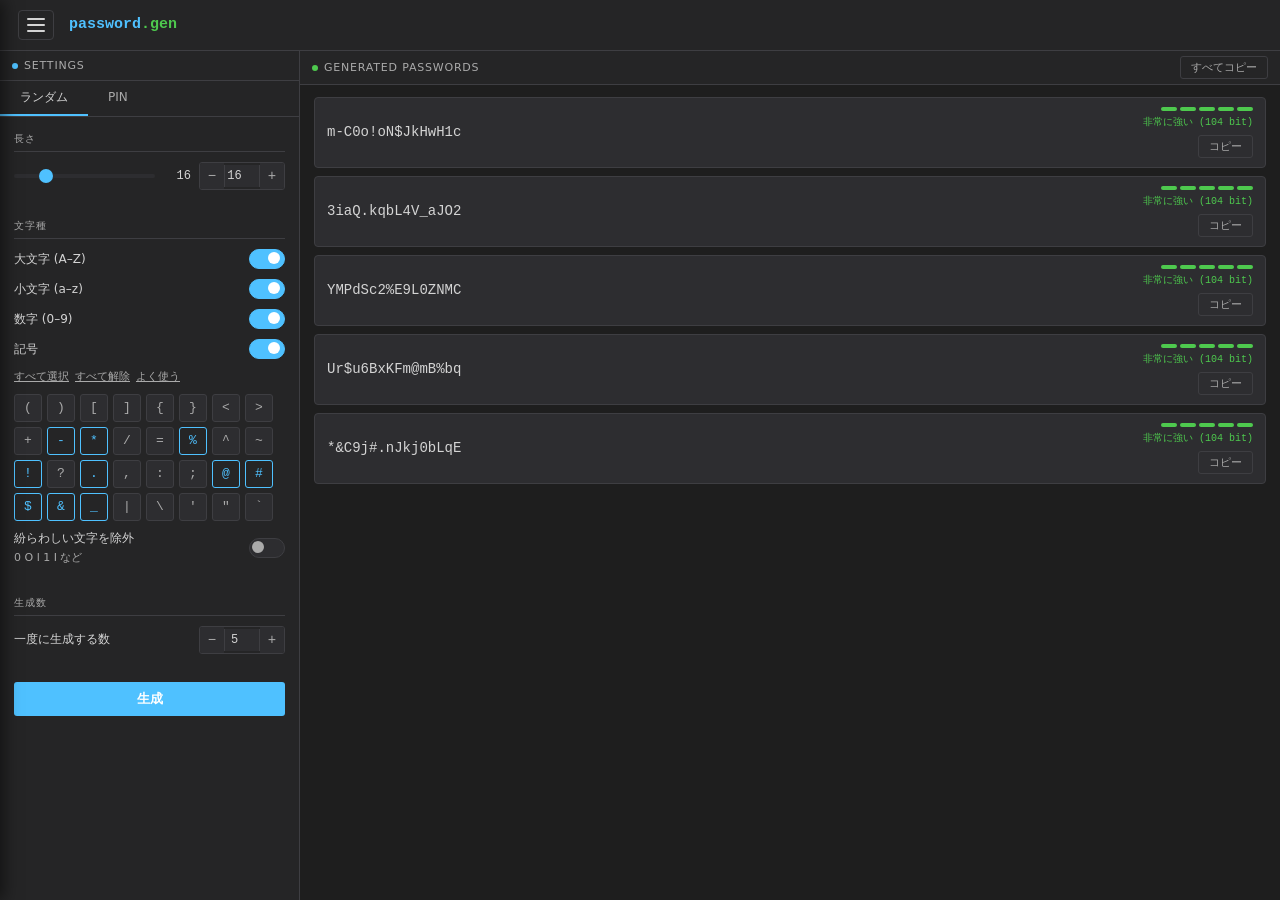
<file: tools/password-gen.html>
<!DOCTYPE html>
<html lang="ja">

<head>
  <meta charset="UTF-8">
  <meta name="viewport" content="width=device-width, initial-scale=1.0">
  <title>Password Generator</title>
    <link rel="stylesheet" href="../assets/css/common.css">
  <link rel="stylesheet" href="../assets/css/nav.css">
  <style>


    *,
    *::before,
    *::after {
      box-sizing: border-box;
      margin: 0;
      padding: 0;
    }

    body {
      background: var(--bg);
      color: var(--text);
      font-family: var(--sans);
      height: 100vh;
      display: flex;
      flex-direction: column;
      overflow: hidden;
    }

    /* ── Header ── */
    header {
      display: flex;
      align-items: center;
      padding: 10px 18px;
      background: var(--surface);
      border-bottom: 1px solid var(--border);
      flex-shrink: 0;
    }

    .logo {
      font-family: var(--mono);
      font-size: 15px;
      font-weight: 600;
      color: var(--accent);
    }

    .logo span {
      color: var(--accent2);
    }

    /* ── Layout ── */
    main {
      display: grid;
      grid-template-columns: 300px 1fr;
      flex: 1;
      overflow: hidden;
      min-height: 0;
    }

    .pane-left {
      display: flex;
      flex-direction: column;
      border-right: 1px solid var(--border);
      overflow-y: auto;
      background: var(--surface);
    }

    .pane-right {
      display: flex;
      flex-direction: column;
      overflow: hidden;
    }

    .pane-header {
      display: flex;
      align-items: center;
      gap: 6px;
      padding: 5px 12px;
      background: var(--surface);
      border-bottom: 1px solid var(--border);
      flex-shrink: 0;
      min-height: 30px;
      font-size: 11px;
      color: var(--muted);
      text-transform: uppercase;
      letter-spacing: 0.8px;
    }

    .dot {
      width: 6px;
      height: 6px;
      border-radius: 50%;
      background: var(--accent);
      flex-shrink: 0;
    }

    .dot.green {
      background: var(--accent2);
    }

    /* ── Tab bar ── */
    .tab-bar {
      display: flex;
      background: var(--surface);
      border-bottom: 1px solid var(--border);
      flex-shrink: 0;
    }

    .tab {
      padding: 7px 20px;
      font-size: 12px;
      color: var(--muted);
      cursor: pointer;
      border-bottom: 2px solid transparent;
      user-select: none;
      transition: color .15s;
    }

    .tab:hover {
      color: var(--text);
    }

    .tab.active {
      color: var(--text);
      border-bottom-color: var(--accent);
    }

    /* ── Section ── */
    .section {
      padding: 14px 14px 4px;
    }

    .section-label {
      font-size: 10px;
      color: var(--dim);
      text-transform: uppercase;
      letter-spacing: 1px;
      margin-bottom: 10px;
      padding-bottom: 4px;
      border-bottom: 1px solid var(--border);
    }

    /* ── Control row ── */
    .control-row {
      display: flex;
      align-items: center;
      justify-content: space-between;
      margin-bottom: 10px;
      gap: 8px;
    }

    .control-label {
      font-size: 12px;
      color: var(--text);
    }

    .control-sub {
      font-size: 11px;
      color: var(--muted);
      margin-top: 1px;
    }

    /* Toggle */
    .toggle {
      position: relative;
      width: 36px;
      height: 20px;
      flex-shrink: 0;
      cursor: pointer;
    }

    .toggle input {
      opacity: 0;
      width: 0;
      height: 0;
    }

    .toggle-track {
      position: absolute;
      inset: 0;
      background: var(--surface2);
      border: 1px solid var(--border);
      border-radius: 10px;
      transition: background .15s, border-color .15s;
    }

    .toggle-thumb {
      position: absolute;
      top: 3px;
      left: 3px;
      width: 12px;
      height: 12px;
      border-radius: 50%;
      background: var(--muted);
      transition: transform .15s, background .15s;
    }

    .toggle input:checked+.toggle-track {
      background: var(--accent);
      border-color: var(--accent);
    }

    .toggle input:checked+.toggle-track+.toggle-thumb {
      transform: translateX(16px);
      background: #ffffff; /* Contrast against accent colored track */
    }

    /* Slider */
    .slider-wrap {
      display: flex;
      align-items: center;
      gap: 8px;
      flex: 1;
    }

    input[type="range"] {
      appearance: none;
      -webkit-appearance: none;
      flex: 1;
      height: 4px;
      background: var(--surface2);
      border-radius: 2px;
      outline: none;
      cursor: pointer;
    }

    input[type="range"]::-webkit-slider-thumb {
      appearance: none;
      -webkit-appearance: none;
      width: 14px;
      height: 14px;
      border-radius: 50%;
      background: var(--accent);
      cursor: pointer;
    }

    .slider-val {
      font-family: var(--mono);
      font-size: 12px;
      color: var(--text);
      min-width: 28px;
      text-align: right;
    }

    /* Number stepper */
    .num-input {
      display: flex;
      align-items: center;
      border: 1px solid var(--border);
      border-radius: 3px;
      overflow: hidden;
      flex-shrink: 0;
    }

    .num-btn {
      width: 24px;
      height: 26px;
      background: var(--surface2);
      color: var(--muted);
      border: none;
      cursor: pointer;
      font-size: 14px;
      display: flex;
      align-items: center;
      justify-content: center;
      transition: color .1s;
      font-family: var(--mono);
    }

    .num-btn:hover {
      color: var(--text);
    }

    .num-val {
      width: 36px;
      background: var(--surface2);
      color: var(--text);
      border: none;
      border-left: 1px solid var(--border);
      border-right: 1px solid var(--border);
      text-align: center;
      font-family: var(--mono);
      font-size: 12px;
      padding: 4px 2px;
      outline: none;
      appearance: none;
      -webkit-appearance: none;
    }

    /* 記号チェックボックスグリッド */
    .sym-grid {
      display: flex;
      flex-wrap: wrap;
      gap: 5px;
      margin-bottom: 8px;
    }

    .sym-btn {
      width: 28px;
      height: 28px;
      display: flex;
      align-items: center;
      justify-content: center;
      background: var(--surface2);
      border: 1px solid var(--border);
      border-radius: 3px;
      font-family: var(--mono);
      font-size: 13px;
      color: var(--muted);
      cursor: pointer;
      user-select: none;
      transition: color .1s, border-color .1s, background .1s;
    }

    .sym-btn.on {
      color: var(--accent);
      border-color: var(--accent);
      background: var(--surface);
    }

    .sym-quick {
      display: flex;
      gap: 6px;
      margin-bottom: 10px;
    }

    .sym-quick-btn {
      font-size: 11px;
      color: var(--muted);
      background: none;
      border: none;
      cursor: pointer;
      padding: 0;
      text-decoration: underline;
      font-family: var(--sans);
    }

    .sym-quick-btn:hover {
      color: var(--text);
    }

    /* Generate button */
    .gen-btn {
      display: block;
      width: calc(100% - 28px);
      margin: 14px;
      padding: 8px 0;
      background: var(--accent);
      color: #ffffff;
      border: none;
      border-radius: 3px;
      font-family: var(--sans);
      font-size: 13px;
      font-weight: 600;
      cursor: pointer;
      transition: opacity .15s;
    }

    .gen-btn:hover {
      opacity: 0.88;
    }

    /* ── Password list ── */
    .pw-list {
      flex: 1;
      overflow-y: auto;
      padding: 12px 14px;
    }

    .pw-item {
      display: flex;
      align-items: center;
      gap: 10px;
      padding: 9px 12px;
      background: var(--surface2);
      border: 1px solid var(--border);
      border-radius: 4px;
      margin-bottom: 8px;
    }

    .pw-text {
      flex: 1;
      font-family: var(--mono);
      font-size: 14px;
      color: var(--text);
      word-break: break-all;
      line-height: 1.5;
      user-select: all;
    }

    .pw-meta {
      display: flex;
      flex-direction: column;
      align-items: flex-end;
      gap: 4px;
      flex-shrink: 0;
    }

    .strength-bar {
      display: flex;
      gap: 3px;
    }

    .strength-seg {
      width: 16px;
      height: 4px;
      border-radius: 2px;
      background: var(--border);
      transition: background .2s;
    }

    .entropy-label {
      font-size: 10px;
      color: var(--dim);
      font-family: var(--mono);
    }

    .copy-btn {
      padding: 3px 10px;
      background: transparent;
      border: 1px solid var(--border);
      border-radius: 3px;
      color: var(--muted);
      font-family: var(--sans);
      font-size: 11px;
      cursor: pointer;
      white-space: nowrap;
      transition: color .1s, border-color .1s;
    }

    .copy-btn:hover {
      color: var(--text);
      border-color: var(--dim);
    }

    .copy-btn.copied {
      color: var(--accent2);
      border-color: var(--accent2);
    }

    .copy-all-btn {
      display: inline-flex;
      align-items: center;
      padding: 3px 10px;
      background: transparent;
      border: 1px solid var(--border);
      border-radius: 3px;
      color: var(--muted);
      font-family: var(--sans);
      font-size: 11px;
      cursor: pointer;
      margin-left: auto;
      transition: color .1s, border-color .1s;
    }

    .copy-all-btn:hover {
      color: var(--text);
      border-color: var(--dim);
    }

    .tab-panel {
      display: none;
    }

    .tab-panel.active {
      display: block;
    }

    .empty-hint {
      color: var(--dim);
      font-size: 12px;
      text-align: center;
      padding: 40px 0;
      font-style: italic;
    }

    /* Toast */
    .toast {
      position: fixed;
      bottom: 18px;
      right: 18px;
      padding: 7px 14px;
      background: var(--surface2);
      border: 1px solid var(--accent2);
      border-radius: 3px;
      font-size: 12px;
      color: var(--accent2);
      opacity: 0;
      pointer-events: none;
      z-index: 999;
      transition: opacity .18s;
    }

    .toast.show {
      opacity: 1;
    }
  </style>
</head>

<body>

  <header>
    <div class="logo">password<span>.gen</span></div>
  </header>

  <main>
    <!-- 左: 設定 -->
    <div class="pane-left">
      <div class="pane-header"><span class="dot"></span>SETTINGS</div>

      <div class="tab-bar">
        <div class="tab active" data-tab="random" onclick="switchTab('random')">ランダム</div>
        <div class="tab" data-tab="pin" onclick="switchTab('pin')">PIN</div>
      </div>

      <!-- ランダム -->
      <div class="tab-panel active" id="panel-random">

        <div class="section">
          <div class="section-label">長さ</div>
          <div class="control-row">
            <div class="slider-wrap">
              <input type="range" id="r-len" min="4" max="64" value="16"
                oninput="onSlider('r-len','r-len-n','r-len-disp')">
              <span class="slider-val" id="r-len-disp">16</span>
            </div>
            <div class="num-input">
              <button class="num-btn" onclick="step('r-len','r-len-n','r-len-disp',-1)">&#x2212;</button>
              <input class="num-val" id="r-len-n" type="number" value="16" min="4" max="64"
                oninput="onNumInput('r-len-n','r-len','r-len-disp')">
              <button class="num-btn" onclick="step('r-len','r-len-n','r-len-disp',1)">&#x002B;</button>
            </div>
          </div>
        </div>

        <div class="section">
          <div class="section-label">文字種</div>
          <div class="control-row">
            <div class="control-label">大文字 (A&#x2013;Z)</div>
            <label class="toggle">
              <input type="checkbox" id="r-upper" checked onchange="autoGen()">
              <div class="toggle-track"></div>
              <div class="toggle-thumb"></div>
            </label>
          </div>
          <div class="control-row">
            <div class="control-label">小文字 (a&#x2013;z)</div>
            <label class="toggle">
              <input type="checkbox" id="r-lower" checked onchange="autoGen()">
              <div class="toggle-track"></div>
              <div class="toggle-thumb"></div>
            </label>
          </div>
          <div class="control-row">
            <div class="control-label">数字 (0&#x2013;9)</div>
            <label class="toggle">
              <input type="checkbox" id="r-num" checked onchange="autoGen()">
              <div class="toggle-track"></div>
              <div class="toggle-thumb"></div>
            </label>
          </div>
          <div class="control-row">
            <div class="control-label">記号</div>
            <label class="toggle">
              <input type="checkbox" id="r-sym" checked onchange="onSymToggle()">
              <div class="toggle-track"></div>
              <div class="toggle-thumb"></div>
            </label>
          </div>

          <!-- 記号選択グリッド -->
          <div id="sym-section">
            <div class="sym-quick">
              <button class="sym-quick-btn" onclick="symAll(true)">すべて選択</button>
              <button class="sym-quick-btn" onclick="symAll(false)">すべて解除</button>
              <button class="sym-quick-btn" onclick="symPreset('common')">よく使う</button>
            </div>
            <div class="sym-grid" id="sym-grid"></div>
          </div>

          <div class="control-row" style="margin-top:4px">
            <div>
              <div class="control-label">紛らわしい文字を除外</div>
              <div class="control-sub">0 O l 1 I など</div>
            </div>
            <label class="toggle">
              <input type="checkbox" id="r-excl" onchange="autoGen()">
              <div class="toggle-track"></div>
              <div class="toggle-thumb"></div>
            </label>
          </div>
        </div>

        <div class="section">
          <div class="section-label">生成数</div>
          <div class="control-row">
            <div class="control-label">一度に生成する数</div>
            <div class="num-input">
              <button class="num-btn" onclick="stepCount('r-count',-1)">&#x2212;</button>
              <input class="num-val" id="r-count" type="number" value="5" min="1" max="20" oninput="autoGen()">
              <button class="num-btn" onclick="stepCount('r-count',1)">&#x002B;</button>
            </div>
          </div>
        </div>
      </div>

      <!-- PIN -->
      <div class="tab-panel" id="panel-pin">

        <div class="section">
          <div class="section-label">桁数</div>
          <div class="control-row">
            <div class="slider-wrap">
              <input type="range" id="p-len" min="4" max="12" value="6"
                oninput="onSlider('p-len','p-len-n','p-len-disp')">
              <span class="slider-val" id="p-len-disp">6</span>
            </div>
            <div class="num-input">
              <button class="num-btn" onclick="step('p-len','p-len-n','p-len-disp',-1)">&#x2212;</button>
              <input class="num-val" id="p-len-n" type="number" value="6" min="4" max="12"
                oninput="onNumInput('p-len-n','p-len','p-len-disp')">
              <button class="num-btn" onclick="step('p-len','p-len-n','p-len-disp',1)">&#x002B;</button>
            </div>
          </div>
        </div>

        <div class="section">
          <div class="section-label">オプション</div>
          <div class="control-row">
            <div class="control-label">同じ数字を連続させない</div>
            <label class="toggle">
              <input type="checkbox" id="p-norepeat" onchange="autoGen()">
              <div class="toggle-track"></div>
              <div class="toggle-thumb"></div>
            </label>
          </div>
        </div>

        <div class="section">
          <div class="section-label">生成数</div>
          <div class="control-row">
            <div class="control-label">一度に生成する数</div>
            <div class="num-input">
              <button class="num-btn" onclick="stepCount('p-count',-1)">&#x2212;</button>
              <input class="num-val" id="p-count" type="number" value="5" min="1" max="20" oninput="autoGen()">
              <button class="num-btn" onclick="stepCount('p-count',1)">&#x002B;</button>
            </div>
          </div>
        </div>
      </div>

      <button class="gen-btn" onclick="generate()">生成</button>
    </div>

    <!-- 右: 出力 -->
    <div class="pane-right">
      <div class="pane-header">
        <span class="dot green"></span>GENERATED PASSWORDS
        <button class="copy-all-btn" onclick="copyAll()">すべてコピー</button>
      </div>
      <div class="pw-list" id="pwList">
        <div class="empty-hint">左側で設定して「生成」を押してください</div>
      </div>
    </div>
  </main>

  <div class="toast" id="toast"></div>

  <script>
    // ================================================================
    //  定数
    // ================================================================
    var UPPER = 'ABCDEFGHIJKLMNOPQRSTUVWXYZ';
    var LOWER = 'abcdefghijklmnopqrstuvwxyz';
    var DIGITS = '0123456789';
    var AMBIGUOUS = /[0Ol1I]/g;

    // 記号を用途別グループで定義
    var SYM_GROUPS = [
      { label: '括弧', chars: ['(', ')', '[', ']', '{', '}', '<', '>'] },
      { label: '算術', chars: ['+', '-', '*', '/', '=', '%', '^', '~'] },
      { label: '句読点', chars: ['!', '?', '.', ',', ':', ';'] },
      { label: 'その他', chars: ['@', '#', '$', '&', '_', '|', '\\', '\'', '"', '`'] }
    ];

    // よく使う記号のプリセット
    var SYM_COMMON = ['!', '@', '#', '$', '%', '&', '*', '-', '_', '.'];

    var STRENGTH_COLORS = ['var(--str0)', 'var(--str1)', 'var(--str2)', 'var(--str3)', 'var(--str4)'];
    var STRENGTH_LABELS = ['非常に弱い', '弱い', '普通', '強い', '非常に強い'];

    // ================================================================
    //  乱数（crypto API）
    // ================================================================
    function randInt(n) {
      var arr = new Uint32Array(1);
      crypto.getRandomValues(arr);
      return arr[0] % n;
    }

    function shuffle(arr) {
      for (var i = arr.length - 1; i > 0; i--) {
        var j = randInt(i + 1);
        var t = arr[i]; arr[i] = arr[j]; arr[j] = t;
      }
      return arr;
    }

    function pickOne(str) { return str[randInt(str.length)]; }

    // ================================================================
    //  記号グリッドの初期化
    // ================================================================
    function buildSymGrid() {
      var grid = document.getElementById('sym-grid');
      var html = '';
      for (var g = 0; g < SYM_GROUPS.length; g++) {
        var chars = SYM_GROUPS[g].chars;
        for (var c = 0; c < chars.length; c++) {
          var ch = chars[c];
          var isOn = SYM_COMMON.indexOf(ch) >= 0;
          html += '<div class="sym-btn' + (isOn ? ' on' : '') + '" data-sym="' + escAttr(ch) + '" onclick="toggleSym(this)">' + esc(ch) + '</div>';
        }
      }
      grid.innerHTML = html;
    }

    function toggleSym(el) {
      el.classList.toggle('on');
      autoGen();
    }

    function symAll(on) {
      var btns = document.querySelectorAll('#sym-grid .sym-btn');
      for (var i = 0; i < btns.length; i++) {
        btns[i].classList.toggle('on', on);
      }
      autoGen();
    }

    function symPreset(name) {
      var btns = document.querySelectorAll('#sym-grid .sym-btn');
      for (var i = 0; i < btns.length; i++) {
        var ch = btns[i].getAttribute('data-sym');
        btns[i].classList.toggle('on', SYM_COMMON.indexOf(ch) >= 0);
      }
      autoGen();
    }

    function getSelectedSymbols() {
      var btns = document.querySelectorAll('#sym-grid .sym-btn.on');
      var str = '';
      for (var i = 0; i < btns.length; i++) { str += btns[i].getAttribute('data-sym'); }
      return str;
    }

    function onSymToggle() {
      var on = document.getElementById('r-sym').checked;
      document.getElementById('sym-section').style.display = on ? 'block' : 'none';
      autoGen();
    }

    // ================================================================
    //  タブ切替
    // ================================================================
    var currentTab = 'random';

    function switchTab(tab) {
      currentTab = tab;
      var tabs = document.querySelectorAll('.tab');
      for (var i = 0; i < tabs.length; i++) {
        tabs[i].classList.toggle('active', tabs[i].getAttribute('data-tab') === tab);
      }
      var panels = document.querySelectorAll('.tab-panel');
      for (var i = 0; i < panels.length; i++) {
        panels[i].classList.toggle('active', panels[i].id === 'panel-' + tab);
      }
      autoGen();
    }

    // ================================================================
    //  スライダー / ステッパー
    // ================================================================
    function clamp(v, min, max) { return Math.max(min, Math.min(max, v)); }

    function onSlider(sliderId, numId, dispId) {
      var val = parseInt(document.getElementById(sliderId).value, 10);
      document.getElementById(numId).value = val;
      document.getElementById(dispId).textContent = val;
      autoGen();
    }

    function onNumInput(numId, sliderId, dispId) {
      var el = document.getElementById(numId);
      var val = parseInt(el.value, 10);
      var min = parseInt(el.min, 10);
      var max = parseInt(el.max, 10);
      if (isNaN(val)) { return; }
      val = clamp(val, min, max);
      document.getElementById(sliderId).value = val;
      document.getElementById(dispId).textContent = val;
      autoGen();
    }

    function step(sliderId, numId, dispId, delta) {
      var el = document.getElementById(sliderId);
      var val = clamp(parseInt(el.value, 10) + delta, parseInt(el.min, 10), parseInt(el.max, 10));
      el.value = val;
      document.getElementById(numId).value = val;
      document.getElementById(dispId).textContent = val;
      autoGen();
    }

    function stepCount(numId, delta) {
      var el = document.getElementById(numId);
      var val = clamp(parseInt(el.value, 10) + delta, 1, 20);
      el.value = val;
      autoGen();
    }

    function getLen(sliderId) { return parseInt(document.getElementById(sliderId).value, 10); }
    function getCount(numId) { var v = parseInt(document.getElementById(numId).value, 10); return (isNaN(v) || v < 1) ? 1 : Math.min(v, 20); }

    // ================================================================
    //  パスワード生成
    // ================================================================
    function genRandom() {
      var len = getLen('r-len');
      var upper = document.getElementById('r-upper').checked;
      var lower = document.getElementById('r-lower').checked;
      var num = document.getElementById('r-num').checked;
      var sym = document.getElementById('r-sym').checked;
      var excl = document.getElementById('r-excl').checked;
      var symChars = sym ? getSelectedSymbols() : '';

      var re = excl ? AMBIGUOUS : null;
      var applyExcl = function (s) { return re ? s.replace(re, '') : s; };

      var pool = '';
      if (upper) { pool += applyExcl(UPPER); }
      if (lower) { pool += applyExcl(LOWER); }
      if (num) { pool += applyExcl(DIGITS); }
      if (sym && symChars) { pool += applyExcl(symChars); }
      if (!pool) { pool = LOWER; }

      // 各文字種を最低1文字保証
      var required = [];
      if (upper && applyExcl(UPPER)) { required.push(pickOne(applyExcl(UPPER))); }
      if (lower && applyExcl(LOWER)) { required.push(pickOne(applyExcl(LOWER))); }
      if (num && applyExcl(DIGITS)) { required.push(pickOne(applyExcl(DIGITS))); }
      if (sym && symChars && applyExcl(symChars)) { required.push(pickOne(applyExcl(symChars))); }

      var chars = required.slice(0, len);
      while (chars.length < len) { chars.push(pool[randInt(pool.length)]); }
      return shuffle(chars).join('');
    }

    function genPIN() {
      var len = getLen('p-len');
      var norepeat = document.getElementById('p-norepeat').checked;
      var digits = [];
      var prev = -1;
      for (var i = 0; i < len; i++) {
        var d;
        do { d = randInt(10); } while (norepeat && d === prev);
        digits.push(d);
        prev = d;
      }
      return digits.join('');
    }

    // ================================================================
    //  エントロピー / 強度
    // ================================================================
    function calcEntropy(pw) {
      var pool = 0;
      if (/[A-Z]/.test(pw)) { pool += 26; }
      if (/[a-z]/.test(pw)) { pool += 26; }
      if (/[0-9]/.test(pw)) { pool += 10; }
      if (/[^A-Za-z0-9]/.test(pw)) { pool += 32; }
      return pool > 0 ? Math.floor(pw.length * Math.log2(pool)) : 0;
    }

    function strengthScore(bits) {
      if (bits < 28) { return 0; }
      if (bits < 36) { return 1; }
      if (bits < 60) { return 2; }
      if (bits < 80) { return 3; }
      return 4;
    }

    // ================================================================
    //  描画
    // ================================================================
    function renderPasswords(list) {
      var container = document.getElementById('pwList');
      if (!list.length) {
        container.innerHTML = '<div class="empty-hint">パスワードを生成できませんでした</div>';
        return;
      }
      var html = '';
      for (var i = 0; i < list.length; i++) {
        var pw = list[i];
        var bits = calcEntropy(pw);
        var sc = strengthScore(bits);
        var col = STRENGTH_COLORS[sc];
        var segs = '';
        for (var s = 0; s < 5; s++) {
          segs += '<div class="strength-seg" style="background:' + (s <= sc ? col : 'var(--border)') + '"></div>';
        }
        // コピーボタンの onclick に渡す文字列はエスケープが必要
        var escapedPw = pw.replace(/\\/g, '\\\\').replace(/'/g, "\\'");
        html +=
          '<div class="pw-item">' +
          '<div class="pw-text">' + esc(pw) + '</div>' +
          '<div class="pw-meta">' +
          '<div class="strength-bar">' + segs + '</div>' +
          '<div class="entropy-label" style="color:' + col + '">' + STRENGTH_LABELS[sc] + ' (' + bits + ' bit)</div>' +
          '<button class="copy-btn" onclick="copyPw(this,\'' + escapedPw + '\')">コピー</button>' +
          '</div>' +
          '</div>';
      }
      container.innerHTML = html;
    }

    // ================================================================
    //  エントリポイント
    // ================================================================
    function generate() {
      var list = [];
      try {
        if (currentTab === 'random') {
          var n = getCount('r-count');
          for (var i = 0; i < n; i++) { list.push(genRandom()); }
        } else {
          var n = getCount('p-count');
          for (var i = 0; i < n; i++) { list.push(genPIN()); }
        }
      } catch (e) {
        console.error(e);
      }
      renderPasswords(list);
    }

    function autoGen() { generate(); }

    // ================================================================
    //  クリップボード
    // ================================================================
    function copyPw(btn, pw) {
      writeClip(pw, function () {
        btn.textContent = 'コピー済';
        btn.classList.add('copied');
        setTimeout(function () { btn.textContent = 'コピー'; btn.classList.remove('copied'); }, 1500);
      });
    }

    function copyAll() {
      var items = document.querySelectorAll('.pw-text');
      if (!items.length) { return; }
      var text = '';
      for (var i = 0; i < items.length; i++) { text += items[i].textContent + '\n'; }
      writeClip(text.trim(), function () { showToast('すべてコピーしました'); });
    }

    function writeClip(text, onSuccess) {
      if (navigator.clipboard && navigator.clipboard.writeText) {
        navigator.clipboard.writeText(text).then(onSuccess, function () { fallbackCopy(text, onSuccess); });
      } else {
        fallbackCopy(text, onSuccess);
      }
    }

    function fallbackCopy(text, onSuccess) {
      var ta = document.createElement('textarea');
      ta.value = text;
      ta.style.cssText = 'position:fixed;top:0;left:0;opacity:0';
      document.body.appendChild(ta);
      ta.focus(); ta.select();
      try { document.execCommand('copy'); onSuccess(); }
      catch (e) { showToast('コピーできませんでした'); }
      document.body.removeChild(ta);
    }

    function showToast(msg) {
      var t = document.getElementById('toast');
      t.textContent = msg;
      t.classList.add('show');
      if (t._tid) { clearTimeout(t._tid); }
      t._tid = setTimeout(function () { t.classList.remove('show'); }, 2000);
    }

    // ================================================================
    //  ヘルパー
    // ================================================================
    function esc(s) {
      return String(s)
        .replace(/&/g, '&amp;')
        .replace(/</g, '&lt;')
        .replace(/>/g, '&gt;')
        .replace(/"/g, '&quot;');
    }

    function escAttr(s) {
      return String(s)
        .replace(/&/g, '&amp;')
        .replace(/"/g, '&quot;')
        .replace(/'/g, '&#39;');
    }

    // ================================================================
    //  初期化
    // ================================================================
    buildSymGrid();
    generate();
  </script>
  <script src="../assets/js/nav.js"></script>
</body>

</html>
</file>
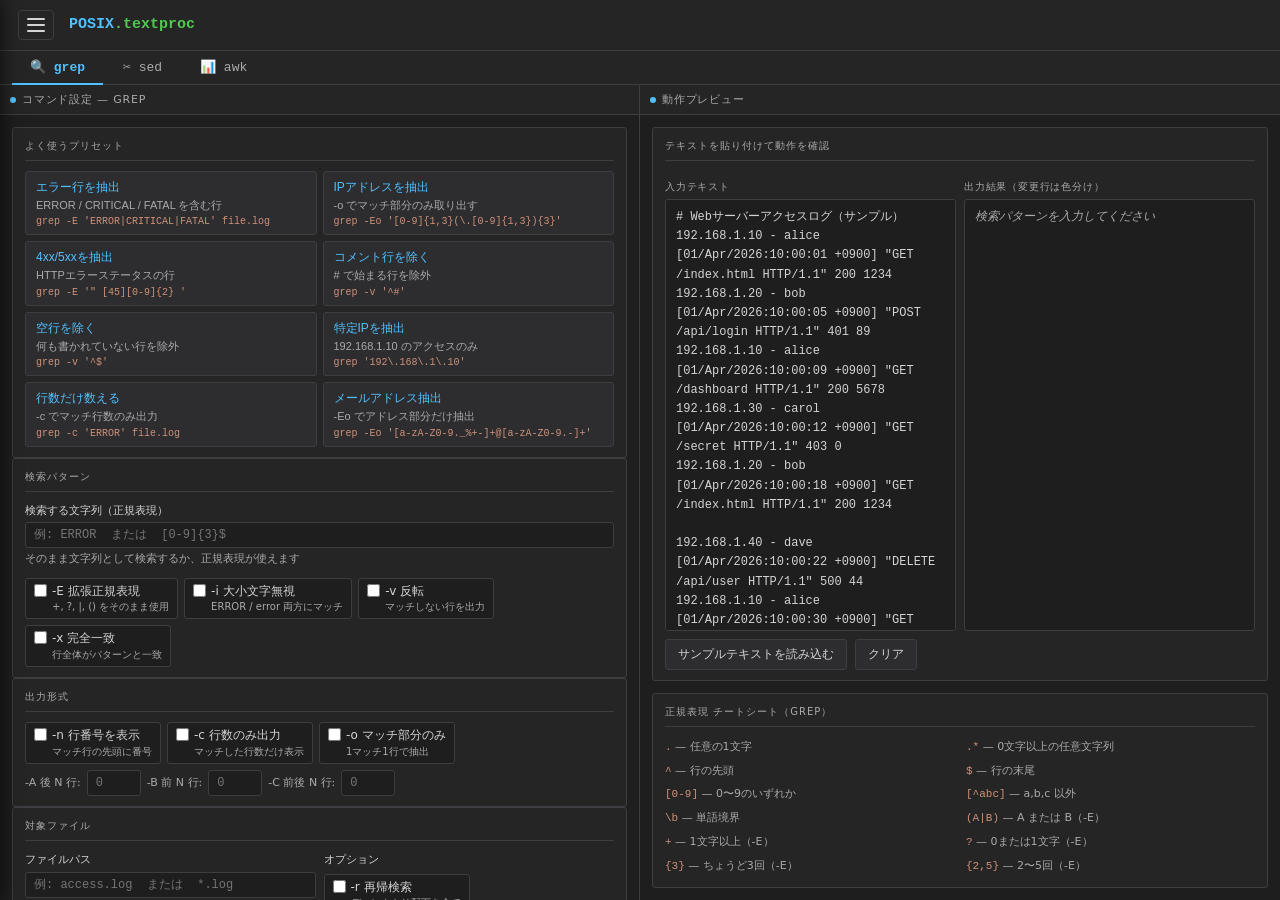
<file: tools/posix-textproc.html>
<!DOCTYPE html>
<html lang="ja">
<head>
  <meta charset="UTF-8">
  <meta name="viewport" content="width=device-width, initial-scale=1.0">
  <title>POSIX Text Processor</title>
  <link rel="stylesheet" href="../assets/css/common.css">
  <link rel="stylesheet" href="../assets/css/nav.css">
  <style>
    *, *::before, *::after { box-sizing: border-box; margin: 0; padding: 0; }

    body {
      background: var(--bg); color: var(--text);
      font-family: var(--sans);
      height: 100vh; display: flex; flex-direction: column; overflow: hidden;
    }

    header {
      display: flex; align-items: center; padding: 10px 18px;
      background: var(--surface); border-bottom: 1px solid var(--border);
      flex-shrink: 0;
    }

    .logo { font-family: var(--mono); font-size: 15px; font-weight: 600; color: var(--accent); }
    .logo span { color: var(--accent2); }

    /* ── Tool Tabs ── */
    .tool-tabs {
      display: flex; background: var(--surface);
      border-bottom: 1px solid var(--border);
      padding: 0 12px; gap: 2px; flex-shrink: 0;
    }

    .tab-btn {
      background: none; border: none;
      border-bottom: 2px solid transparent;
      padding: 8px 18px; font-family: var(--mono); font-size: 13px;
      color: var(--muted); cursor: pointer;
      margin-bottom: -1px; transition: color 0.15s, border-color 0.15s;
      display: flex; align-items: center; gap: 6px;
    }

    .tab-btn:hover { color: var(--text); }
    .tab-btn.active { color: var(--accent); border-bottom-color: var(--accent); font-weight: 600; }

    /* ── 2-pane layout ── */
    main {
      display: grid; grid-template-columns: 1fr 1fr;
      flex: 1; overflow: hidden; min-height: 0;
    }

    .pane {
      display: flex; flex-direction: column;
      border-right: 1px solid var(--border); overflow: hidden;
    }

    .pane:last-child { border-right: none; }

    .pane-header {
      display: flex; align-items: center; padding: 5px 10px;
      background: var(--surface); border-bottom: 1px solid var(--border);
      flex-shrink: 0; min-height: 30px;
    }

    .pane-title {
      display: flex; align-items: center; gap: 6px;
      font-size: 11px; color: var(--muted);
      text-transform: uppercase; letter-spacing: 0.8px;
    }

    .dot { width: 6px; height: 6px; border-radius: 50%; background: var(--accent); flex-shrink: 0; }

    .pane-body {
      flex: 1; overflow-y: auto; padding: 12px;
      display: flex; flex-direction: column; gap: 12px;
    }

    .pane-body::-webkit-scrollbar { width: 6px; }
    .pane-body::-webkit-scrollbar-track { background: var(--bg); }
    .pane-body::-webkit-scrollbar-thumb { background: var(--border); border-radius: 3px; }

    /* ── Section ── */
    .section {
      background: var(--surface); border: 1px solid var(--border);
      border-radius: 3px; padding: 10px 12px;
    }

    .section-title {
      font-size: 10px; color: var(--muted);
      text-transform: uppercase; letter-spacing: 1px;
      margin-bottom: 10px; padding-bottom: 6px;
      border-bottom: 1px solid var(--border);
    }

    /* ── Form ── */
    .field { display: flex; flex-direction: column; gap: 3px; margin-bottom: 10px; }
    .field:last-child { margin-bottom: 0; }
    .field-label { font-size: 11px; font-weight: 500; color: var(--text); }
    .field-hint { font-size: 11px; color: var(--muted); line-height: 1.5; }
    .field-hint code { color: var(--accent3); font-family: var(--mono); font-size: 11px; }

    input[type="text"], input[type="number"], select, textarea {
      width: 100%; background: var(--bg); color: var(--text);
      border: 1px solid var(--border); border-radius: 3px;
      padding: 5px 8px; font-family: var(--mono); font-size: 12px;
      outline: none; transition: border-color 0.15s;
    }

    input[type="number"] { width: auto; }
    input[type="text"]:focus, input[type="number"]:focus,
    select:focus, textarea:focus { border-color: var(--accent); }
    select option { background: var(--surface2); }
    textarea { resize: vertical; min-height: 60px; }

    .row { display: grid; gap: 8px; }
    .row-2 { grid-template-columns: 1fr 1fr; }
    .row-3 { grid-template-columns: 1fr 1fr 1fr; }

    /* ── Checkbox ── */
    .check-group { display: flex; flex-wrap: wrap; gap: 6px; }

    .check-item {
      display: flex; align-items: flex-start; gap: 5px;
      font-size: 12px; color: var(--text); cursor: pointer;
      user-select: none; background: var(--bg);
      border: 1px solid var(--border); border-radius: 3px;
      padding: 4px 8px; line-height: 1.4; transition: border-color 0.15s;
    }

    .check-item:hover { border-color: var(--accent); }

    .check-item input[type="checkbox"] {
      width: 13px; height: 13px;
      accent-color: var(--accent); cursor: pointer;
      flex-shrink: 0; margin-top: 1px;
    }

    .check-label { display: flex; flex-direction: column; gap: 1px; }
    .check-main { font-weight: 500; }
    .check-sub { font-size: 10px; color: var(--muted); }

    /* ── Preset grid ── */
    .preset-grid { display: grid; grid-template-columns: 1fr 1fr; gap: 6px; }

    .preset-btn {
      background: var(--surface2); border: 1px solid var(--border);
      border-radius: 3px; padding: 7px 10px;
      text-align: left; cursor: pointer;
      transition: border-color 0.15s, background 0.15s; color: var(--text);
    }

    .preset-btn:hover { border-color: var(--accent); background: var(--bg); }
    .preset-name { font-size: 12px; font-weight: 500; color: var(--accent); margin-bottom: 2px; }
    .preset-desc { font-size: 11px; color: var(--muted); line-height: 1.4; }
    .preset-code { font-family: var(--mono); font-size: 10px; color: var(--accent3); margin-top: 3px; }

    /* ── Buttons ── */
    .btn {
      border: none; border-radius: 3px; padding: 6px 12px;
      font-size: 12px; font-family: var(--sans); cursor: pointer;
      transition: opacity 0.15s, background 0.15s;
    }

    .btn:hover { opacity: 0.85; }
    .btn-primary { background: var(--accent); color: #1e1e1e; font-weight: 600; }
    .btn-secondary { background: var(--surface2); color: var(--text); border: 1px solid var(--border); }
    .btn-ghost { background: transparent; color: var(--muted); border: 1px solid var(--border); }
    .btn-ghost.active { color: var(--accent); border-color: var(--accent); background: rgba(79,193,255,0.08); }
    .btn-danger { background: transparent; color: var(--err); border: 1px solid var(--border); }
    .btn-danger:hover { background: var(--err); color: #1e1e1e; opacity: 1; }
    .btn-row { display: flex; gap: 8px; flex-wrap: wrap; }

    /* ── Op Card (sed) ── */
    .op-list { display: flex; flex-direction: column; gap: 8px; }

    .op-card {
      background: var(--surface2); border: 1px solid var(--border);
      border-left: 3px solid var(--accent);
      border-radius: 3px; padding: 10px;
    }

    .op-card-header {
      display: flex; align-items: flex-start;
      justify-content: space-between; margin-bottom: 8px;
    }

    .op-card-meta { display: flex; flex-direction: column; gap: 2px; }
    .op-card-title { font-size: 12px; font-weight: 600; color: var(--accent); font-family: var(--mono); }
    .op-card-desc { font-size: 11px; color: var(--muted); }

    .op-remove {
      background: none; border: none; color: var(--muted);
      cursor: pointer; font-size: 11px; padding: 2px 5px;
      border-radius: 3px; transition: color 0.15s, background 0.15s; flex-shrink: 0;
    }

    .op-remove:hover { color: var(--err); background: rgba(249,117,131,0.1); }
    .op-fields { display: flex; flex-direction: column; gap: 8px; }

    .add-op-grid { display: grid; grid-template-columns: repeat(3, 1fr); gap: 6px; margin-top: 10px; }

    .add-op-btn {
      background: var(--bg); border: 1px solid var(--border);
      border-radius: 3px; padding: 6px 8px; cursor: pointer;
      transition: border-color 0.15s; text-align: left; color: var(--text);
    }

    .add-op-btn:hover { border-color: var(--accent); }
    .add-op-name { font-size: 12px; font-family: var(--mono); color: var(--accent2); margin-bottom: 2px; }
    .add-op-desc { font-size: 10px; color: var(--muted); }

    /* range chips */
    .range-chips { display: flex; flex-wrap: wrap; gap: 4px; margin-top: 4px; }

    .range-chip {
      background: var(--surface); border: 1px solid var(--border);
      border-radius: 3px; padding: 2px 7px;
      font-family: var(--mono); font-size: 10px; color: var(--accent3);
      cursor: pointer; transition: border-color 0.15s;
    }

    .range-chip:hover { border-color: var(--accent3); }
    .range-chip-label { font-size: 10px; color: var(--muted); align-self: center; }

    /* ── AWK mode toggle ── */
    .mode-toggle { display: flex; gap: 4px; margin-bottom: 10px; }

    /* ── Output area ── */
    .output-section {
      background: var(--bg); border: 1px solid var(--border);
      border-radius: 3px; padding: 10px 12px; flex-shrink: 0;
    }

    .output-label {
      font-size: 10px; color: var(--muted);
      text-transform: uppercase; letter-spacing: 1px; margin-bottom: 6px;
    }

    .output-cmd {
      font-family: var(--mono); font-size: 12px; color: var(--accent2);
      word-break: break-all; white-space: pre-wrap;
      background: var(--surface); border: 1px solid var(--border);
      border-radius: 3px; padding: 8px 10px; min-height: 40px;
      user-select: all;
    }

    .copy-row { display: flex; justify-content: flex-end; margin-top: 6px; gap: 6px; align-items: center; }
    .copy-msg { font-size: 11px; color: var(--accent2); opacity: 0; transition: opacity 0.3s; }
    .copy-msg.show { opacity: 1; }

    /* ── Preview (right pane) ── */
    .preview-split {
      display: grid; grid-template-columns: 1fr 1fr;
      gap: 8px; flex: 1; min-height: 0;
    }

    .preview-col { display: flex; flex-direction: column; gap: 4px; min-height: 0; }
    .preview-col-label { font-size: 10px; color: var(--muted); text-transform: uppercase; letter-spacing: 0.8px; flex-shrink: 0; }

    .preview-textarea {
      flex: 1; min-height: 0; width: 100%;
      background: var(--bg); color: var(--text);
      border: 1px solid var(--border); border-radius: 3px;
      padding: 8px 10px; font-family: var(--mono); font-size: 12px;
      resize: none; outline: none; line-height: 1.6;
    }

    .preview-textarea:focus { border-color: var(--accent); }

    .preview-output {
      flex: 1; min-height: 0;
      font-family: var(--mono); font-size: 12px;
      background: var(--bg); border: 1px solid var(--border);
      border-radius: 3px; padding: 8px 10px;
      overflow-y: auto; white-space: pre-wrap; overflow-wrap: break-word; line-height: 1.6;
      scrollbar-gutter: stable;
    }

    .preview-output::-webkit-scrollbar { width: 6px; }
    .preview-output::-webkit-scrollbar-track { background: var(--bg); }
    .preview-output::-webkit-scrollbar-thumb { background: var(--border); border-radius: 3px; }

    /* line styles */
    .l-normal { color: var(--text); }
    .l-match  { color: var(--accent2); }
    .l-del    { color: var(--err); text-decoration: line-through; opacity: 0.5; }
    .l-add    { color: var(--accent); }
    .l-lnum   { color: var(--muted); user-select: none; margin-right: 4px; }
    .l-ctx    { color: var(--muted); }

    mark.hl {
      background: rgba(79,193,255,0.25); color: inherit;
      border-radius: 2px; padding: 0 1px;
    }

    body[data-theme="light"] mark.hl { background: rgba(0,95,184,0.15); }

    .preview-empty { color: var(--muted); font-style: italic; }
    .preview-error { color: var(--err); }
    .preview-info  { color: var(--muted); font-style: italic; font-size: 12px; }

    /* ── Quick Reference ── */
    .ref-grid {
      display: grid; grid-template-columns: 1fr 1fr;
      gap: 3px 12px; font-size: 11px; line-height: 1.9;
    }

    .ref-grid code { color: var(--accent3); font-family: var(--mono); }
    .ref-grid span { color: var(--muted); }

    /* ── Context number input ── */
    .ctx-row { display: flex; align-items: center; gap: 6px; flex-wrap: wrap; margin-top: 6px; }
    .ctx-row label { font-size: 11px; color: var(--muted); }
    .ctx-row input { width: 54px !important; }

    /* ── AWK free mode textareas ── */
    .awk-block { display: flex; flex-direction: column; gap: 3px; }
    .awk-block-label {
      font-family: var(--mono); font-size: 11px;
      color: var(--accent3); font-weight: 600;
    }

    /* ── Limit notice ── */
    .notice {
      font-size: 11px; color: var(--muted);
      background: var(--surface2); border: 1px solid var(--border);
      border-radius: 3px; padding: 6px 10px; line-height: 1.6;
    }

    /* ── AWK step UI ── */
    .awk-steps { display: flex; flex-direction: column; gap: 8px; }

    .awk-step {
      background: var(--bg); border: 1px solid var(--border);
      border-radius: 3px; padding: 10px 12px;
    }

    .awk-step-label {
      font-size: 10px; font-weight: 700; color: var(--accent);
      text-transform: uppercase; letter-spacing: 0.8px;
      margin-bottom: 8px;
    }

    .awk-radio-group { display: flex; flex-direction: column; gap: 5px; }

    .awk-radio-item {
      display: flex; align-items: flex-start; gap: 7px;
      padding: 6px 9px; border-radius: 3px; cursor: pointer;
      border: 1px solid var(--border); background: var(--surface);
      transition: border-color 0.15s; user-select: none;
    }

    .awk-radio-item:hover { border-color: var(--accent); }

    .awk-radio-item:has(input:checked) {
      border-color: var(--accent);
      background: rgba(79,193,255,0.06);
    }

    body[data-theme="light"] .awk-radio-item:has(input:checked) {
      background: rgba(0,95,184,0.06);
    }

    .awk-radio-item input[type="radio"] {
      accent-color: var(--accent); margin-top: 3px; flex-shrink: 0;
    }

    .awk-radio-label { display: flex; flex-direction: column; gap: 2px; }
    .awk-radio-main  { font-size: 12px; font-weight: 500; color: var(--text); }
    .awk-radio-sub   { font-size: 10px; color: var(--muted); }

    .awk-sub-field {
      margin-top: 8px; padding: 8px 10px;
      background: var(--surface2); border: 1px solid var(--border);
      border-radius: 3px; display: flex; flex-direction: column; gap: 5px;
    }

    .awk-sub-row { display: flex; gap: 6px; align-items: center; flex-wrap: wrap; }

    /* Column chips */
    .awk-col-chips { display: flex; flex-wrap: wrap; gap: 5px; }

    .awk-col-chip {
      background: var(--surface2); border: 1px solid var(--border);
      border-radius: 3px; padding: 3px 10px;
      font-family: var(--mono); font-size: 11px; color: var(--accent3);
      cursor: pointer; transition: all 0.15s; user-select: none;
      display: flex; flex-direction: column; align-items: center; gap: 1px;
    }

    .awk-col-chip:hover { border-color: var(--accent3); }

    .awk-col-chip.selected {
      background: rgba(79,193,255,0.15);
      border-color: var(--accent); color: var(--accent);
    }

    body[data-theme="light"] .awk-col-chip.selected {
      background: rgba(0,95,184,0.1);
    }

    .awk-col-chip-name { font-size: 12px; font-weight: 600; }
    .awk-col-chip-val  { font-size: 10px; color: var(--muted); max-width: 70px; overflow: hidden; text-overflow: ellipsis; white-space: nowrap; }

    .awk-col-chip.selected .awk-col-chip-val { color: var(--accent); }

    /* code preview */
    .awk-code-box {
      font-family: var(--mono); font-size: 12px; color: var(--accent2);
      background: var(--surface); border: 1px solid var(--border);
      border-radius: 3px; padding: 6px 10px; word-break: break-all;
    }
  </style>
</head>
<body>
  <header>
    <div class="logo">POSIX<span>.textproc</span></div>
  </header>

  <!-- ── Tab bar ── -->
  <div class="tool-tabs" role="tablist">
    <button class="tab-btn active" data-tab="grep" onclick="switchTab('grep')">🔍 grep</button>
    <button class="tab-btn"        data-tab="sed"  onclick="switchTab('sed')">✂️ sed</button>
    <button class="tab-btn"        data-tab="awk"  onclick="switchTab('awk')">📊 awk</button>
  </div>

  <main>
    <!-- ════════════════════════════════════
         LEFT PANE — tool config panels
         ════════════════════════════════════ -->
    <div class="pane">
      <div class="pane-header">
        <div class="pane-title"><div class="dot"></div> <span id="paneLeftTitle">コマンド設定 — grep</span></div>
      </div>
      <div class="pane-body">

        <!-- ── GREP PANEL ── -->
        <div id="panel-grep" class="tool-panel">

          <div class="section">
            <div class="section-title">よく使うプリセット</div>
            <div class="preset-grid" id="grep-presets"></div>
          </div>

          <div class="section">
            <div class="section-title">検索パターン</div>
            <div class="field">
              <div class="field-label">検索する文字列（正規表現）</div>
              <input type="text" id="grep-pattern" placeholder="例: ERROR  または  [0-9]{3}$" oninput="generate()" />
              <div class="field-hint">そのまま文字列として検索するか、正規表現が使えます</div>
            </div>
            <div class="check-group">
              <label class="check-item">
                <input type="checkbox" id="grep-E" onchange="generate()" />
                <div class="check-label"><span class="check-main">-E 拡張正規表現</span><span class="check-sub">+, ?, |, () をそのまま使用</span></div>
              </label>
              <label class="check-item">
                <input type="checkbox" id="grep-i" onchange="generate()" />
                <div class="check-label"><span class="check-main">-i 大小文字無視</span><span class="check-sub">ERROR / error 両方にマッチ</span></div>
              </label>
              <label class="check-item">
                <input type="checkbox" id="grep-v" onchange="generate()" />
                <div class="check-label"><span class="check-main">-v 反転</span><span class="check-sub">マッチしない行を出力</span></div>
              </label>
              <label class="check-item">
                <input type="checkbox" id="grep-x" onchange="generate()" />
                <div class="check-label"><span class="check-main">-x 完全一致</span><span class="check-sub">行全体がパターンと一致</span></div>
              </label>
            </div>
          </div>

          <div class="section">
            <div class="section-title">出力形式</div>
            <div class="check-group">
              <label class="check-item">
                <input type="checkbox" id="grep-n" onchange="generate()" />
                <div class="check-label"><span class="check-main">-n 行番号を表示</span><span class="check-sub">マッチ行の先頭に番号</span></div>
              </label>
              <label class="check-item">
                <input type="checkbox" id="grep-c" onchange="generate()" />
                <div class="check-label"><span class="check-main">-c 行数のみ出力</span><span class="check-sub">マッチした行数だけ表示</span></div>
              </label>
              <label class="check-item">
                <input type="checkbox" id="grep-o" onchange="generate()" />
                <div class="check-label"><span class="check-main">-o マッチ部分のみ</span><span class="check-sub">1マッチ1行で抽出</span></div>
              </label>
            </div>
            <div class="ctx-row">
              <label>-A 後 N 行:</label>
              <input type="number" id="grep-A" min="0" value="" placeholder="0" oninput="generate()" />
              <label>-B 前 N 行:</label>
              <input type="number" id="grep-B" min="0" value="" placeholder="0" oninput="generate()" />
              <label>-C 前後 N 行:</label>
              <input type="number" id="grep-C" min="0" value="" placeholder="0" oninput="generate()" />
            </div>
          </div>

          <div class="section">
            <div class="section-title">対象ファイル</div>
            <div class="row row-2">
              <div class="field">
                <div class="field-label">ファイルパス</div>
                <input type="text" id="grep-file" placeholder="例: access.log  または  *.log" oninput="generate()" />
              </div>
              <div class="field">
                <div class="field-label">オプション</div>
                <div class="check-group" style="margin-top:2px;">
                  <label class="check-item">
                    <input type="checkbox" id="grep-r" onchange="generate()" />
                    <div class="check-label"><span class="check-main">-r 再帰検索</span><span class="check-sub">ディレクトリ配下を全て</span></div>
                  </label>
                </div>
              </div>
            </div>
            <div class="field" id="grep-include-row" style="display:none;">
              <div class="field-label">--include ファイルパターン</div>
              <input type="text" id="grep-include" placeholder="例: *.log" oninput="generate()" />
            </div>
          </div>

          <div class="btn-row">
            <button class="btn btn-danger" onclick="clearGrep()">クリア</button>
          </div>

        </div><!-- /panel-grep -->

        <!-- ── SED PANEL ── -->
        <div id="panel-sed" class="tool-panel" hidden>

          <div class="section">
            <div class="section-title">よく使うプリセット</div>
            <div class="preset-grid" id="sed-presets"></div>
          </div>

          <div class="section">
            <div class="section-title">基本設定</div>
            <div class="row row-2">
              <div class="field">
                <div class="field-label">対象ファイル</div>
                <input type="text" id="sed-file" placeholder="例: file.txt（空=stdin）" oninput="generateSed()" />
              </div>
              <div class="field">
                <div class="field-label">ファイルを直接書き換える</div>
                <label class="check-item" style="margin-top:2px;">
                  <input type="checkbox" id="sed-inplace" onchange="onSedInplaceChange()" />
                  <div class="check-label"><span class="check-main">-i オプション</span><span class="check-sub">ファイルを上書き保存</span></div>
                </label>
                <div id="sed-backup-row" style="display:none;margin-top:6px;">
                  <input type="text" id="sed-backup" placeholder=".bak（バックアップ拡張子）" oninput="generateSed()" />
                </div>
              </div>
            </div>
            <div class="field">
              <div class="field-label">追加オプション</div>
              <div class="check-group">
                <label class="check-item">
                  <input type="checkbox" id="sed-n" onchange="generateSed()" />
                  <div class="check-label"><span class="check-main">-n 静粛モード</span><span class="check-sub">p で明示した行だけ出力</span></div>
                </label>
                <label class="check-item">
                  <input type="checkbox" id="sed-E" onchange="generateSed()" />
                  <div class="check-label"><span class="check-main">-E 拡張正規表現</span><span class="check-sub">+ ? | () をそのまま使える</span></div>
                </label>
              </div>
            </div>
          </div>

          <div class="section">
            <div class="section-title">操作を追加</div>
            <div class="op-list" id="sed-op-list"></div>
            <div class="add-op-grid">
              <button class="add-op-btn" onclick="addSedOp('s')">
                <div class="add-op-name">s — 置換</div>
                <div class="add-op-desc">文字列を別の文字列に置き換える</div>
              </button>
              <button class="add-op-btn" onclick="addSedOp('d')">
                <div class="add-op-name">d — 削除</div>
                <div class="add-op-desc">条件に合う行を取り除く</div>
              </button>
              <button class="add-op-btn" onclick="addSedOp('p')">
                <div class="add-op-name">p — 表示</div>
                <div class="add-op-desc">条件に合う行だけ出力する</div>
              </button>
              <button class="add-op-btn" onclick="addSedOp('i')">
                <div class="add-op-name">i — 前に挿入</div>
                <div class="add-op-desc">対象行の直前にテキストを追加</div>
              </button>
              <button class="add-op-btn" onclick="addSedOp('a')">
                <div class="add-op-name">a — 後に追加</div>
                <div class="add-op-desc">対象行の直後にテキストを追加</div>
              </button>
              <button class="add-op-btn" onclick="addSedOp('q')">
                <div class="add-op-name">q — 途中で終了</div>
                <div class="add-op-desc">指定行まで処理したら止まる</div>
              </button>
            </div>
          </div>

          <div class="btn-row">
            <button class="btn btn-danger" onclick="clearSed()">クリア</button>
          </div>

        </div><!-- /panel-sed -->

        <!-- ── AWK PANEL ── -->
        <div id="panel-awk" class="tool-panel" hidden>

          <div class="section">
            <div class="section-title">よく使うプリセット</div>
            <div class="preset-grid" id="awk-presets"></div>
          </div>

          <div class="section">
            <div class="section-title">基本設定</div>
            <div class="row row-2">
              <div class="field">
                <div class="field-label">-F フィールドセパレータ</div>
                <input type="text" id="awk-fs" placeholder="デフォルト: スペース/タブ" oninput="updateAwkColPreview(); generateAwk()" />
                <div class="field-hint">例: <code>,</code>=CSV  <code>:</code>=colon  <code>\t</code>=タブ</div>
              </div>
              <div class="field">
                <div class="field-label">OFS 出力セパレータ</div>
                <input type="text" id="awk-ofs" placeholder="デフォルト: スペース" oninput="generateAwk()" />
                <div class="field-hint">例: <code>,</code>  <code>\t</code>  <code>|</code></div>
              </div>
            </div>
            <div class="field">
              <div class="field-label">対象ファイル</div>
              <input type="text" id="awk-file" placeholder="例: data.csv（空=stdin）" oninput="generateAwk()" />
            </div>
          </div>

          <div class="section">
            <div class="section-title">
              AWK プログラム
              <span style="float:right;">
                <span class="mode-toggle">
                  <button class="btn btn-ghost active" id="awk-mode-guided" onclick="switchAwkMode('guided')">ガイドモード</button>
                  <button class="btn btn-ghost"        id="awk-mode-free"   onclick="switchAwkMode('free')">自由入力</button>
                </span>
              </span>
            </div>

            <!-- ガイドモード -->
            <div id="awk-guided">
              <div class="awk-steps">

                <!-- 列の自動検出 -->
                <div class="awk-step">
                  <div class="awk-step-label">検出された列（フィールド）</div>
                  <div id="awk-col-preview" class="awk-col-chips">
                    <span style="color:var(--muted);font-size:11px;">右にサンプルテキストを入力 / 読み込むと列が自動検出されます</span>
                  </div>
                </div>

                <!-- Step 1: Filter -->
                <div class="awk-step">
                  <div class="awk-step-label">① どの行を処理するか</div>
                  <div class="awk-radio-group">
                    <label class="awk-radio-item">
                      <input type="radio" name="awk-filter" value="all" checked onchange="onAwkChange()" />
                      <div class="awk-radio-label">
                        <span class="awk-radio-main">全ての行を処理する</span>
                      </div>
                    </label>
                    <label class="awk-radio-item">
                      <input type="radio" name="awk-filter" value="regex" onchange="onAwkChange()" />
                      <div class="awk-radio-label">
                        <span class="awk-radio-main">テキストを含む行だけ</span>
                        <span class="awk-radio-sub">文字列や正規表現で絞り込む</span>
                      </div>
                    </label>
                    <label class="awk-radio-item">
                      <input type="radio" name="awk-filter" value="field" onchange="onAwkChange()" />
                      <div class="awk-radio-label">
                        <span class="awk-radio-main">列の値で絞り込む</span>
                        <span class="awk-radio-sub">$2 == "ERROR" や $5 >= 100 のような条件</span>
                      </div>
                    </label>
                    <label class="awk-radio-item">
                      <input type="radio" name="awk-filter" value="linenum" onchange="onAwkChange()" />
                      <div class="awk-radio-label">
                        <span class="awk-radio-main">行番号で絞り込む</span>
                        <span class="awk-radio-sub">先頭N行、N行目以降など</span>
                      </div>
                    </label>
                  </div>
                  <div id="awk-fsub-regex" hidden class="awk-sub-field">
                    <input type="text" id="awk-filter-regex" placeholder="例: ERROR  または  [0-9]+" oninput="onAwkChange()" />
                    <div class="field-hint">この文字列（正規表現）を含む行だけ処理します</div>
                  </div>
                  <div id="awk-fsub-field" hidden class="awk-sub-field">
                    <div class="awk-sub-row">
                      <select id="awk-filter-col" onchange="onAwkChange()"></select>
                      <select id="awk-filter-op" onchange="onAwkChange()">
                        <option value="==">== 等しい</option>
                        <option value="!=">!= 等しくない</option>
                        <option value=">">&gt; より大きい</option>
                        <option value="<">&lt; より小さい</option>
                        <option value=">=">&gt;= 以上</option>
                        <option value="<=">&lt;= 以下</option>
                      </select>
                      <input type="text" id="awk-filter-val" placeholder='例: "ERROR"  または  100' oninput="onAwkChange()" style="flex:1;min-width:80px;" />
                    </div>
                    <div class="field-hint">文字列は <code>"..."</code> で囲む。数値はそのまま入力。</div>
                  </div>
                  <div id="awk-fsub-linenum" hidden class="awk-sub-field">
                    <div class="awk-sub-row">
                      <select id="awk-linenum-op" onchange="onAwkChange()">
                        <option value="==">ちょうど N 行目</option>
                        <option value="<=">先頭 N 行まで</option>
                        <option value=">=">N 行目以降</option>
                        <option value=">">N 行目より後</option>
                      </select>
                      <input type="number" id="awk-linenum-val" min="1" placeholder="例: 10" oninput="onAwkChange()" style="width:80px;" />
                    </div>
                  </div>
                </div>

                <!-- Step 2: Action -->
                <div class="awk-step">
                  <div class="awk-step-label">② 何をするか</div>
                  <div class="awk-radio-group">
                    <label class="awk-radio-item">
                      <input type="radio" name="awk-act" value="print-all" checked onchange="onAwkChange()" />
                      <div class="awk-radio-label">
                        <span class="awk-radio-main">行全体をそのまま出力</span>
                        <span class="awk-radio-sub">フィルタのみの場合はこれ</span>
                      </div>
                    </label>
                    <label class="awk-radio-item">
                      <input type="radio" name="awk-act" value="print-cols" onchange="onAwkChange()" />
                      <div class="awk-radio-label">
                        <span class="awk-radio-main">指定した列だけ出力</span>
                        <span class="awk-radio-sub">クリックで列を選択</span>
                      </div>
                    </label>
                    <label class="awk-radio-item">
                      <input type="radio" name="awk-act" value="sum" onchange="onAwkChange()" />
                      <div class="awk-radio-label">
                        <span class="awk-radio-main">列の合計を求める</span>
                        <span class="awk-radio-sub">数値列を全行合計して最後に表示</span>
                      </div>
                    </label>
                    <label class="awk-radio-item">
                      <input type="radio" name="awk-act" value="count" onchange="onAwkChange()" />
                      <div class="awk-radio-label">
                        <span class="awk-radio-main">行数を数える</span>
                        <span class="awk-radio-sub">条件に合う行の件数を表示</span>
                      </div>
                    </label>
                    <label class="awk-radio-item">
                      <input type="radio" name="awk-act" value="prepend-nr" onchange="onAwkChange()" />
                      <div class="awk-radio-label">
                        <span class="awk-radio-main">行番号を付けて出力</span>
                        <span class="awk-radio-sub">1: ... 2: ... の形式</span>
                      </div>
                    </label>
                  </div>
                  <div id="awk-asub-cols" hidden class="awk-sub-field">
                    <div class="field-hint">出力したい列をクリックして選択（複数選択可）</div>
                    <div class="awk-col-chips" id="awk-print-col-chips" style="margin-top:6px;"></div>
                  </div>
                  <div id="awk-asub-sum" hidden class="awk-sub-field">
                    <div class="awk-sub-row">
                      <span class="field-hint">合計する列:</span>
                      <select id="awk-sum-col" onchange="onAwkChange()"></select>
                      <input type="text" id="awk-sum-label" placeholder="ラベル（例: 合計バイト数）" oninput="onAwkChange()" style="flex:1;" />
                    </div>
                  </div>
                </div>

                <!-- Live code preview -->
                <div class="awk-step">
                  <div class="awk-step-label">生成されるAWKコード</div>
                  <div class="awk-code-box" id="awk-code-preview">—</div>
                </div>

              </div>
            </div>

            <!-- 自由入力モード -->
            <div id="awk-free" hidden>
              <div class="notice" style="margin-bottom:10px;">
                ⚠️ プレビューはブラウザ内でエミュレーションします。複雑な構文（printf/パイプ/文字列関数）は非対応です。
              </div>
              <div class="awk-block">
                <div class="awk-block-label">BEGIN { }</div>
                <textarea id="awk-free-begin" rows="2" placeholder="print &quot;start&quot;" oninput="generateAwk()"></textarea>
              </div>
              <div class="awk-block" style="margin-top:8px;">
                <div class="awk-block-label">{ } <span style="color:var(--muted);font-family:var(--sans);font-weight:400;">— メインループ（パターンがあれば先頭に書く）</span></div>
                <textarea id="awk-free-main" rows="4" placeholder="/ERROR/ { print $0 }" oninput="generateAwk()"></textarea>
              </div>
              <div class="awk-block" style="margin-top:8px;">
                <div class="awk-block-label">END { }</div>
                <textarea id="awk-free-end" rows="2" placeholder="print &quot;total: &quot; NR" oninput="generateAwk()"></textarea>
              </div>
            </div>
          </div>

          <div class="btn-row">
            <button class="btn btn-danger" onclick="clearAwk()">クリア</button>
          </div>

        </div><!-- /panel-awk -->

        <!-- ── output (shared) ── -->
        <div class="output-section">
          <div class="output-label">生成されたコマンド</div>
          <div class="output-cmd" id="outputCmd"><span style="color:var(--muted)">設定を入力すると自動生成されます</span></div>
          <div class="copy-row">
            <span class="copy-msg" id="copyMsg">コピーしました！</span>
            <button class="btn btn-secondary" onclick="copyCmd()">クリップボードにコピー</button>
          </div>
        </div>

      </div>
    </div><!-- /left pane -->

    <!-- ════════════════════════════════════
         RIGHT PANE — shared preview
         ════════════════════════════════════ -->
    <div class="pane">
      <div class="pane-header">
        <div class="pane-title"><div class="dot"></div> 動作プレビュー</div>
      </div>
      <div class="pane-body">

        <div class="section" style="flex:1;display:flex;flex-direction:column;gap:8px;min-height:220px;">
          <div class="section-title">テキストを貼り付けて動作を確認</div>
          <div class="preview-split" style="flex:1;min-height:0;">
            <div class="preview-col">
              <div class="preview-col-label">入力テキスト</div>
              <textarea class="preview-textarea" id="sampleText" placeholder="ここにテキストを貼り付けてください..." oninput="schedulePreview()"></textarea>
            </div>
            <div class="preview-col">
              <div class="preview-col-label">出力結果（変更行は色分け）</div>
              <div class="preview-output" id="previewOutput">
                <span class="preview-empty">左にテキストを入力すると自動で結果が表示されます</span>
              </div>
            </div>
          </div>
          <div class="btn-row">
            <button class="btn btn-secondary" onclick="loadSampleText()">サンプルテキストを読み込む</button>
            <button class="btn btn-secondary" onclick="clearPreview()">クリア</button>
          </div>
        </div>

        <!-- Quick Reference (tab-specific) -->
        <div id="ref-grep" class="section">
          <div class="section-title">正規表現 チートシート（grep）</div>
          <div class="ref-grid">
            <div><code>.</code> <span>— 任意の1文字</span></div>
            <div><code>.*</code> <span>— 0文字以上の任意文字列</span></div>
            <div><code>^</code> <span>— 行の先頭</span></div>
            <div><code>$</code> <span>— 行の末尾</span></div>
            <div><code>[0-9]</code> <span>— 0〜9のいずれか</span></div>
            <div><code>[^abc]</code> <span>— a,b,c 以外</span></div>
            <div><code>\b</code> <span>— 単語境界</span></div>
            <div><code>(A|B)</code> <span>— A または B（-E）</span></div>
            <div><code>+</code> <span>— 1文字以上（-E）</span></div>
            <div><code>?</code> <span>— 0または1文字（-E）</span></div>
            <div><code>{3}</code> <span>— ちょうど3回（-E）</span></div>
            <div><code>{2,5}</code> <span>— 2〜5回（-E）</span></div>
          </div>
        </div>

        <div id="ref-sed" class="section" hidden>
          <div class="section-title">正規表現 チートシート（sed）</div>
          <div class="ref-grid">
            <div><code>.</code> <span>— 任意の1文字</span></div>
            <div><code>.*</code> <span>— 0文字以上</span></div>
            <div><code>^</code> <span>— 行頭</span></div>
            <div><code>$</code> <span>— 行末</span></div>
            <div><code>[0-9]</code> <span>— 数字1文字</span></div>
            <div><code>&amp;</code> <span>— 置換元：マッチ全体</span></div>
            <div><code>\1</code> <span>— 置換元：グループ1</span></div>
            <div><code>a,b</code> <span>— 行範囲 a〜b</span></div>
            <div><code>/pat/,/end/</code> <span>— 正規表現範囲</span></div>
            <div><code>$</code> <span>— 最終行（範囲指定）</span></div>
          </div>
        </div>

        <div id="ref-awk" class="section" hidden>
          <div class="section-title">AWK 変数・構文チートシート</div>
          <div class="ref-grid">
            <div><code>$1 $2</code> <span>— 1列目、2列目</span></div>
            <div><code>$0</code> <span>— 行全体</span></div>
            <div><code>NF</code> <span>— 現在行の列数</span></div>
            <div><code>NR</code> <span>— 現在の行番号</span></div>
            <div><code>$NF</code> <span>— 最後の列</span></div>
            <div><code>FS</code> <span>— 入力フィールド区切り</span></div>
            <div><code>OFS</code> <span>— 出力フィールド区切り</span></div>
            <div><code>/regex/</code> <span>— 正規表現パターン</span></div>
            <div><code>$2 == "x"</code> <span>— フィールド比較</span></div>
            <div><code>sum += $3</code> <span>— 数値集計</span></div>
            <div><code>!seen[$0]++</code> <span>— 重複除去</span></div>
            <div><code>BEGIN END</code> <span>— 前処理/後処理</span></div>
          </div>
        </div>

      </div>
    </div><!-- /right pane -->
  </main>

<script>
const state = { currentTab: 'grep', previewTimer: null };
const EMPTY_PREVIEW_HTML = '<span class="preview-empty">左にテキストを入力すると自動で結果が表示されます</span>';

function escHtml(s) {
  return String(s).replace(/&/g,'&amp;').replace(/</g,'&lt;').replace(/>/g,'&gt;');
}

function span(cls, text) { return `<span class="${cls}">${escHtml(text)}</span>`; }

function schedulePreview() {
  clearTimeout(state.previewTimer);
  state.previewTimer = setTimeout(() => {
    if (state.currentTab === 'awk') updateAwkColPreview();
    runPreview();
  }, 200);
}

// 各 generateXxx が schedulePreview を呼ぶため、ここでは呼ばない
function generate() {
  switch (state.currentTab) {
    case 'grep': generateGrep(); break;
    case 'sed':  generateSed();  break;
    case 'awk':  generateAwk();  break;
  }
}

function runPreview() {
  switch (state.currentTab) {
    case 'grep': runGrepPreview(); break;
    case 'sed':  runSedPreview();  break;
    case 'awk':  runAwkPreview();  break;
  }
}

function switchTab(tab) {
  state.currentTab = tab;
  document.querySelectorAll('.tool-panel').forEach(p => p.hidden = true);
  document.getElementById(`panel-${tab}`).hidden = false;
  document.querySelectorAll('[id^="ref-"]').forEach(r => r.hidden = true);
  document.getElementById(`ref-${tab}`).hidden = false;
  document.querySelectorAll('.tab-btn').forEach(b => {
    b.classList.toggle('active', b.dataset.tab === tab);
  });
  const labels = { grep: 'コマンド設定 — grep', sed: 'コマンド設定 — sed', awk: 'コマンド設定 — awk' };
  document.getElementById('paneLeftTitle').textContent = labels[tab];
  if (tab === 'awk') { updateAwkColPreview(); onAwkChange(); }
  generate();
}

// ── 共通UI ──

function renderPresets(containerId, presets, applyFnName) {
  document.getElementById(containerId).innerHTML = presets.map((p, i) => `
    <button class="preset-btn" onclick="${applyFnName}(${i})">
      <div class="preset-name">${escHtml(p.name)}</div>
      <div class="preset-desc">${escHtml(p.desc)}</div>
      <div class="preset-code">${escHtml(p.code)}</div>
    </button>`).join('');
}

function copyCmd() {
  const text = document.getElementById('outputCmd').textContent;
  if (!text || text.includes('自動生成')) return;
  navigator.clipboard.writeText(text).then(() => {
    const msg = document.getElementById('copyMsg');
    msg.classList.add('show');
    setTimeout(() => msg.classList.remove('show'), 1600);
  });
}

const SAMPLE_TEXT = `# Webサーバーアクセスログ（サンプル）
192.168.1.10 - alice [01/Apr/2026:10:00:01 +0900] "GET /index.html HTTP/1.1" 200 1234
192.168.1.20 - bob   [01/Apr/2026:10:00:05 +0900] "POST /api/login HTTP/1.1" 401 89
192.168.1.10 - alice [01/Apr/2026:10:00:09 +0900] "GET /dashboard HTTP/1.1" 200 5678
192.168.1.30 - carol [01/Apr/2026:10:00:12 +0900] "GET /secret HTTP/1.1" 403 0
192.168.1.20 - bob   [01/Apr/2026:10:00:18 +0900] "GET /index.html HTTP/1.1" 200 1234

192.168.1.40 - dave  [01/Apr/2026:10:00:22 +0900] "DELETE /api/user HTTP/1.1" 500 44
192.168.1.10 - alice [01/Apr/2026:10:00:30 +0900] "GET /logout HTTP/1.1" 302 0
# 以上がサンプルログです`;

function loadSampleText() {
  document.getElementById('sampleText').value = SAMPLE_TEXT;
  schedulePreview();
}

function clearPreview() {
  document.getElementById('sampleText').value = '';
  document.getElementById('previewOutput').innerHTML = EMPTY_PREVIEW_HTML;
}

function setOutput(html) {
  document.getElementById('previewOutput').innerHTML = html || '<span class="preview-empty">(出力なし)</span>';
}

function setCmd(text) {
  document.getElementById('outputCmd').textContent = text;
}

function setCmdPlaceholder(msg) {
  document.getElementById('outputCmd').innerHTML = `<span style="color:var(--muted)">${escHtml(msg)}</span>`;
}

// ── GREP ──
const GREP_PRESETS = [
  { name: 'エラー行を抽出',    desc: 'ERROR / CRITICAL / FATAL を含む行',
    code: "grep -E 'ERROR|CRITICAL|FATAL' file.log",
    pattern: 'ERROR|CRITICAL|FATAL', flags: { E: true } },
  { name: 'IPアドレスを抽出',  desc: '-o でマッチ部分のみ取り出す',
    code: "grep -Eo '[0-9]{1,3}(\\.[0-9]{1,3}){3}'",
    pattern: '[0-9]{1,3}(\\.[0-9]{1,3}){3}', flags: { E: true, o: true } },
  { name: '4xx/5xxを抽出',    desc: 'HTTPエラーステータスの行',
    code: "grep -E '\" [45][0-9]{2} '",
    pattern: '" [45][0-9]{2} ', flags: { E: true } },
  { name: 'コメント行を除く',  desc: '# で始まる行を除外',
    code: "grep -v '^#'",
    pattern: '^#', flags: { v: true } },
  { name: '空行を除く',        desc: '何も書かれていない行を除外',
    code: "grep -v '^$'",
    pattern: '^$', flags: { v: true } },
  { name: '特定IPを抽出',      desc: '192.168.1.10 のアクセスのみ',
    code: "grep '192\\.168\\.1\\.10'",
    pattern: '192\\.168\\.1\\.10', flags: {} },
  { name: '行数だけ数える',    desc: '-c でマッチ行数のみ出力',
    code: "grep -c 'ERROR' file.log",
    pattern: 'ERROR', flags: { c: true } },
  { name: 'メールアドレス抽出', desc: '-Eo でアドレス部分だけ抽出',
    code: "grep -Eo '[a-zA-Z0-9._%+-]+@[a-zA-Z0-9.-]+'",
    pattern: '[a-zA-Z0-9._%+-]+@[a-zA-Z0-9.-]+', flags: { E: true, o: true } },
];


function applyGrepPreset(idx) {
  const p = GREP_PRESETS[idx];
  document.getElementById('grep-pattern').value = p.pattern;
  ['E','i','v','x','n','c','o','r'].forEach(f => {
    document.getElementById(`grep-${f}`).checked = !!(p.flags && p.flags[f]);
  });
  ['A','B','C'].forEach(f => { document.getElementById(`grep-${f}`).value = ''; });
  generateGrep();
}

function generateGrep() {
  const pat = document.getElementById('grep-pattern').value.trim();
  if (!pat) { setCmdPlaceholder('検索パターンを入力するとコマンドが生成されます'); schedulePreview(); return; }

  let flags = '';
  if (document.getElementById('grep-E').checked) flags += 'E';
  if (document.getElementById('grep-i').checked) flags += 'i';
  if (document.getElementById('grep-v').checked) flags += 'v';
  if (document.getElementById('grep-x').checked) flags += 'x';
  if (document.getElementById('grep-n').checked) flags += 'n';
  if (document.getElementById('grep-c').checked) flags += 'c';
  if (document.getElementById('grep-o').checked) flags += 'o';

  const A = document.getElementById('grep-A').value.trim();
  const B = document.getElementById('grep-B').value.trim();
  const C = document.getElementById('grep-C').value.trim();

  const parts = ['grep'];
  if (flags) parts.push(`-${flags}`);
  if (C && parseInt(C) > 0) parts.push(`-C ${C}`);
  else {
    if (A && parseInt(A) > 0) parts.push(`-A ${A}`);
    if (B && parseInt(B) > 0) parts.push(`-B ${B}`);
  }

  const r = document.getElementById('grep-r').checked;
  if (r) parts.push('-r');
  const inc = document.getElementById('grep-include').value.trim();
  if (inc) parts.push(`--include='${inc}'`);

  parts.push(`'${pat}'`);

  const file = document.getElementById('grep-file').value.trim();
  if (file) parts.push(file);

  setCmd(parts.join(' '));
  schedulePreview();
}

document.getElementById('grep-r').addEventListener('change', function() {
  document.getElementById('grep-include-row').style.display = this.checked ? 'block' : 'none';
  generateGrep();
});

function runGrepPreview() {
  const sample = document.getElementById('sampleText').value;
  const out = document.getElementById('previewOutput');
  if (!sample) { out.innerHTML = EMPTY_PREVIEW_HTML; return; }

  const pat = document.getElementById('grep-pattern').value.trim();
  if (!pat) { out.innerHTML = '<span class="preview-empty">検索パターンを入力してください</span>'; return; }

  const flagI = document.getElementById('grep-i').checked;
  const flagV = document.getElementById('grep-v').checked;
  const flagN = document.getElementById('grep-n').checked;
  const flagC = document.getElementById('grep-c').checked;
  const flagO = document.getElementById('grep-o').checked;
  const flagX = document.getElementById('grep-x').checked;
  const A = parseInt(document.getElementById('grep-A').value) || 0;
  const B = parseInt(document.getElementById('grep-B').value) || 0;
  const C = parseInt(document.getElementById('grep-C').value) || 0;
  const ctxA = C > 0 ? C : A;
  const ctxB = C > 0 ? C : B;

  let re;
  try {
    const src = flagX ? `^(?:${pat})$` : pat;
    re = new RegExp(src, flagI ? 'gi' : 'g');
  } catch(e) {
    out.innerHTML = `<span class="preview-error">正規表現エラー: ${escHtml(e.message)}</span>`;
    return;
  }

  const lines = sample.split('\n');

  if (flagC) {
    let count = 0;
    lines.forEach(l => { re.lastIndex = 0; if (re.test(l) !== flagV) count++; });
    out.innerHTML = span('l-match', String(count));
    return;
  }

  if (flagO) {
    const result = [];
    lines.forEach(l => {
      re.lastIndex = 0;
      let m;
      while ((m = re.exec(l)) !== null) {
        if (!flagV) result.push(span('l-match', m[0]));
      }
    });
    out.innerHTML = result.join('\n') || '<span class="preview-empty">(マッチなし)</span>';
    return;
  }

  // context sets
  const matchIdx = new Set();
  lines.forEach((l, i) => {
    re.lastIndex = 0;
    const matched = re.test(l);
    if (matched !== flagV) matchIdx.add(i);
  });

  const printIdx = new Set();
  matchIdx.forEach(i => {
    for (let j = Math.max(0, i - ctxB); j <= Math.min(lines.length - 1, i + ctxA); j++) {
      printIdx.add(j);
    }
  });

  const result = [];
  lines.forEach((l, i) => {
    if (!printIdx.has(i) && (ctxA > 0 || ctxB > 0)) return;
    if (ctxA === 0 && ctxB === 0 && !matchIdx.has(i)) return;

    const isMatch = matchIdx.has(i);
    let lineStr = '';

    if (flagN) lineStr += `<span class="l-lnum">${i + 1}:</span>`;

    if (isMatch && !flagV) {
      re.lastIndex = 0;
      const hl = escHtml(l).replace(re, m => `<mark class="hl">${m}</mark>`);
      lineStr += `<span class="l-match">${hl}</span>`;
    } else if (!isMatch && (ctxA > 0 || ctxB > 0)) {
      lineStr += span('l-ctx', l);
    } else {
      lineStr += span('l-match', l);
    }
    result.push(lineStr);
  });

  out.innerHTML = result.length ? result.join('\n') : '<span class="preview-empty">(マッチなし)</span>';
}


function clearGrep() {
  document.getElementById('grep-pattern').value = '';
  ['E','i','v','x','n','c','o','r'].forEach(f => {
    document.getElementById(`grep-${f}`).checked = false;
  });
  ['A','B','C'].forEach(f => { document.getElementById(`grep-${f}`).value = ''; });
  document.getElementById('grep-file').value = '';
  document.getElementById('grep-include').value = '';
  document.getElementById('grep-include-row').style.display = 'none';
  setCmdPlaceholder('検索パターンを入力するとコマンドが生成されます');
  schedulePreview();
}

// ── SED ──
let sedOpCounter = 0;

const SED_PRESETS = [
  { name: '文字列を全て置換', desc: 'ファイル内の文字列を一括置換',
    code: "sed 's/foo/bar/g' file.txt",
    ops: [{ type: 's', find: 'foo', repl: 'bar', g: true }] },
  { name: '空白行を削除', desc: '何も書かれていない行を除去',
    code: "sed '/^$/d'",
    ops: [{ type: 'd', range: '/^$/' }] },
  { name: '#コメント行を削除', desc: '# で始まる行を削除',
    code: "sed '/^#/d'",
    ops: [{ type: 'd', range: '/^#/' }] },
  { name: '行末の空白を除去', desc: '各行末尾の余分なスペースを除去',
    code: "sed 's/[[:space:]]*$//'",
    ops: [{ type: 's', find: '[[:space:]]*$', repl: '' }] },
  { name: '特定行だけ抽出', desc: '-n + p でgrepのように行抽出',
    code: "sed -n '/ERROR/p'",
    ops: [{ type: 'p', range: '/ERROR/' }], flagN: true },
  { name: '先頭N行を取得', desc: '先頭10行を出力して終了',
    code: "sed '10q'",
    ops: [{ type: 'q', range: '10' }] },
  { name: '行番号範囲を削除', desc: '3〜5行目を削除',
    code: "sed '3,5d'",
    ops: [{ type: 'd', range: '3,5' }] },
  { name: '行頭にテキスト追加', desc: '全行の先頭に文字列を付ける',
    code: "sed 's/^/PREFIX_/'",
    ops: [{ type: 's', find: '^', repl: 'PREFIX_' }] },
];


function applySedPreset(idx) {
  const p = SED_PRESETS[idx];
  clearSed(true);
  if (p.flagN) document.getElementById('sed-n').checked = true;
  p.ops.forEach(op => addSedOp(op.type, op));
}

function onSedInplaceChange() {
  const checked = document.getElementById('sed-inplace').checked;
  document.getElementById('sed-backup-row').style.display = checked ? 'block' : 'none';
  generateSed();
}

const SED_OP_LABELS = { s:'s — 置換', d:'d — 削除', p:'p — 表示', i:'i — 前挿入', a:'a — 後追加', q:'q — 終了' };
const SED_OP_DESCS  = {
  s:'指定パターンに一致した文字列を置換します',
  d:'条件に合う行を削除します',
  p:'条件に合う行を出力します（-n と組み合わせて使用）',
  i:'対象行の直前に新しい行を挿入します',
  a:'対象行の直後に新しい行を追加します',
  q:'指定した行まで処理して終了します',
};

function addSedOp(type, preset) {
  sedOpCounter++;
  const id = sedOpCounter;
  const list = document.getElementById('sed-op-list');
  const card = document.createElement('div');
  card.className = 'op-card'; card.dataset.id = id; card.dataset.type = type;
  card.innerHTML = buildSedOpCard(id, type);
  list.appendChild(card);
  if (preset) applySedPresetToCard(card, preset);
  generateSed();
}

function applySedPresetToCard(card, preset) {
  if (preset.range !== undefined) { const el = card.querySelector('.op-range'); if (el) el.value = preset.range; }
  if (preset.find  !== undefined) { const el = card.querySelector('.op-find');  if (el) el.value = preset.find; }
  if (preset.repl  !== undefined) { const el = card.querySelector('.op-repl');  if (el) el.value = preset.repl; }
  if (preset.g)                   { const el = card.querySelector('.op-flag-g'); if (el) el.checked = true; }
  if (preset.text  !== undefined) { const el = card.querySelector('.op-text');  if (el) el.value = preset.text; }
}

function buildSedRangeSection() {
  return `
    <div class="field">
      <div class="field-label">対象範囲（省略すると全行に適用）</div>
      <input type="text" class="op-range" placeholder="空欄 = 全行" oninput="generateSed(); updateSedRangeHint(this)" />
      <div class="range-hint field-hint"></div>
      <div class="range-chips">
        <span class="range-chip-label">例:</span>
        <span class="range-chip" onclick="setSedRange(this,'3')">3行目</span>
        <span class="range-chip" onclick="setSedRange(this,'1,5')">1〜5行目</span>
        <span class="range-chip" onclick="setSedRange(this,'$')">最終行</span>
        <span class="range-chip" onclick="setSedRange(this,'/ERROR/')">ERRORを含む行</span>
        <span class="range-chip" onclick="setSedRange(this,'/start/,/end/')">start〜endの範囲</span>
      </div>
      <label class="check-item" style="margin-top:4px;display:inline-flex;width:auto;">
        <input type="checkbox" class="op-negate" onchange="generateSed()" />
        <div class="check-label"><span class="check-main">! 条件を反転</span><span class="check-sub">範囲外の行に適用</span></div>
      </label>
    </div>`;
}

function buildSedOpCard(id, type) {
  const rangeSection = buildSedRangeSection();
  let body = '';
  switch(type) {
    case 's':
      body = `
        <div class="row row-2">
          <div class="field">
            <div class="field-label">検索パターン</div>
            <input type="text" class="op-find" placeholder="例: foo  または  [0-9]+" oninput="generateSed()" />
            <div class="field-hint"><code>^</code>=行頭 <code>$</code>=行末 <code>.</code>=任意1文字</div>
          </div>
          <div class="field">
            <div class="field-label">置換後の文字列</div>
            <input type="text" class="op-repl" placeholder="例: bar（空欄=削除）" oninput="generateSed()" />
            <div class="field-hint"><code>&amp;</code>=マッチ全体 <code>\\1</code>=グループ1</div>
          </div>
        </div>
        ${rangeSection}
        <div class="row row-2">
          <div class="field">
            <div class="field-label">置換オプション</div>
            <div class="check-group" style="margin-top:2px;">
              <label class="check-item">
                <input type="checkbox" class="op-flag-g" onchange="generateSed()" />
                <div class="check-label"><span class="check-main">g — 全て置換</span><span class="check-sub">なしだと最初の1か所のみ</span></div>
              </label>
              <label class="check-item">
                <input type="checkbox" class="op-flag-i" onchange="generateSed()" />
                <div class="check-label"><span class="check-main">I — 大小文字無視</span><span class="check-sub">FOO も foo も一致</span></div>
              </label>
            </div>
          </div>
          <div class="field">
            <div class="field-label">区切り文字</div>
            <select class="op-delim" onchange="generateSed()">
              <option value="/">/（通常はこれ）</option>
              <option value="|">|（パスに/が含まれる時）</option>
              <option value="#">#</option>
              <option value="@">@</option>
            </select>
            <div class="field-hint">検索文字列に<code>/</code>が含まれる場合に変更</div>
          </div>
        </div>`;
      break;
    case 'd': body = rangeSection; break;
    case 'p': body = rangeSection; break;
    case 'i': case 'a':
      body = `${rangeSection}
        <div class="field">
          <div class="field-label">${type === 'i' ? '挿入するテキスト（対象行の前）' : '追加するテキスト（対象行の後）'}</div>
          <input type="text" class="op-text" placeholder="例: --- HEADER ---" oninput="generateSed()" />
        </div>`;
      break;
    case 'q':
      body = `
        <div class="field">
          <div class="field-label">何行目まで処理したら終了するか</div>
          <input type="text" class="op-range" placeholder="例: 10" oninput="generateSed()" />
          <div class="field-hint">大きなファイルの先頭だけ確認したいときに便利</div>
        </div>`;
      break;
  }
  return `
    <div class="op-card-header">
      <div class="op-card-meta">
        <span class="op-card-title">${SED_OP_LABELS[type]}</span>
        <span class="op-card-desc">${SED_OP_DESCS[type]}</span>
      </div>
      <button class="op-remove" onclick="removeSedOp(${id})">✕ 削除</button>
    </div>
    <div class="op-fields">${body}</div>`;
}

function setSedRange(chip, val) {
  const card = chip.closest('.op-card');
  const input = card.querySelector('.op-range');
  input.value = val;
  updateSedRangeHint(input);
  generateSed();
}

function updateSedRangeHint(input) {
  const val = input.value.trim();
  const hint = input.closest('.field')?.querySelector('.range-hint');
  if (!hint) return;
  if (!val) { hint.textContent = '全行に適用されます'; return; }
  if (/^\d+$/.test(val)) { hint.textContent = `${val} 行目のみ`; return; }
  if (val === '$') { hint.textContent = '最終行のみ'; return; }
  if (/^\d+,\d+$/.test(val)) { const [a,b] = val.split(','); hint.textContent = `${a} 行目〜${b} 行目`; return; }
  if (/^\/.*\/$/.test(val)) { hint.textContent = `正規表現 ${val} に一致する行`; return; }
  hint.textContent = '';
}

function removeSedOp(id) {
  document.querySelector(`.op-card[data-id="${id}"]`)?.remove();
  generateSed();
}

function buildSedExpr(card) {
  const type = card.dataset.type;
  const range = (card.querySelector('.op-range')?.value || '').trim();
  const negate = card.querySelector('.op-negate')?.checked ? '!' : '';
  const prefix = range ? range + negate : '';
  switch(type) {
    case 's': {
      const find  = card.querySelector('.op-find')?.value  || '';
      const repl  = card.querySelector('.op-repl')?.value  || '';
      const delim = card.querySelector('.op-delim')?.value || '/';
      let flags = '';
      if (card.querySelector('.op-flag-g')?.checked) flags += 'g';
      if (card.querySelector('.op-flag-i')?.checked) flags += 'I';
      return `${prefix}s${delim}${find}${delim}${repl}${delim}${flags}`;
    }
    case 'd': return `${prefix}d`;
    case 'p': return `${prefix}p`;
    case 'i': return `${prefix}i\\${card.querySelector('.op-text')?.value || ''}`;
    case 'a': return `${prefix}a\\${card.querySelector('.op-text')?.value || ''}`;
    case 'q': { const line = (card.querySelector('.op-range')?.value||'').trim(); return line ? `${line}q` : 'q'; }
    default: return '';
  }
}

function generateSed() {
  const cards = document.querySelectorAll('#sed-op-list .op-card');
  if (!cards.length) { setCmdPlaceholder('操作を追加するとコマンドが生成されます'); schedulePreview(); return; }
  const parts = ['sed'];
  if (document.getElementById('sed-n').checked) parts.push('-n');
  if (document.getElementById('sed-E').checked) parts.push('-E');
  if (document.getElementById('sed-inplace').checked) {
    const suf = document.getElementById('sed-backup').value.trim();
    parts.push(suf ? `-i'${suf}'` : '-i');
  }
  const exprs = [];
  cards.forEach(c => { const e = buildSedExpr(c); if (e) exprs.push(e); });
  if (exprs.length === 1) parts.push(`'${exprs[0]}'`);
  else exprs.forEach(e => parts.push(`-e '${e}'`));
  const file = document.getElementById('sed-file').value.trim();
  if (file) parts.push(file);
  setCmd(parts.join(' '));
  schedulePreview();
}

// POSIX文字クラス → JavaScript RegExp に変換（プレビュー用）
function posixToJsRegex(p) {
  return p
    .replace(/\[\[:space:\]\]/g,  '[\\s]')
    .replace(/\[\[:blank:\]\]/g,  '[ \\t]')
    .replace(/\[\[:digit:\]\]/g,  '[0-9]')
    .replace(/\[\[:alpha:\]\]/g,  '[a-zA-Z]')
    .replace(/\[\[:alnum:\]\]/g,  '[a-zA-Z0-9]')
    .replace(/\[\[:upper:\]\]/g,  '[A-Z]')
    .replace(/\[\[:lower:\]\]/g,  '[a-z]')
    .replace(/\[\[:print:\]\]/g,  '[\\x20-\\x7E]')
    .replace(/\[\[:punct:\]\]/g,  '[!-\\/:-@\\[-`{-~]');
}

function runSedPreview() {
  const sample = document.getElementById('sampleText').value;
  const out = document.getElementById('previewOutput');
  const cards = document.querySelectorAll('#sed-op-list .op-card');
  if (!sample) { out.innerHTML = EMPTY_PREVIEW_HTML; return; }
  if (!cards.length) { out.innerHTML = '<span class="preview-empty">操作が追加されていません</span>'; return; }

  try {
    const suppressDefault = document.getElementById('sed-n').checked;
    const lines = sample.split('\n');
    const result = [];
    let quit = false;

    lines.forEach((line, idx) => {
      const lineNum = idx + 1;
      let current = line;
      let deleted = false;
      const originalLine = line;
      const appends = [];

      // q により終了済みの場合、残り行を削除扱いで表示
      if (quit) {
        if (!suppressDefault) result.push(span('l-del', line || '␤'));
        return;
      }

      cards.forEach(card => {
        if (deleted) return;
        const type = card.dataset.type;
        const rangeStr = (card.querySelector('.op-range')?.value || '').trim();
        const negate = card.querySelector('.op-negate')?.checked || false;
        const inRange = sedLineInRange(lineNum, rangeStr, lines, current);
        const applies = negate ? !inRange : inRange;
        if (!applies) return;

        switch(type) {
          case 's': {
            const find = card.querySelector('.op-find')?.value || '';
            const repl = (card.querySelector('.op-repl')?.value || '').replace(/\\n/g, '\n');
            if (!find) return;
            try {
              const flags = (card.querySelector('.op-flag-g')?.checked ? 'g' : '') +
                            (card.querySelector('.op-flag-i')?.checked ? 'i' : '');
              current = current.replace(new RegExp(posixToJsRegex(find), flags), (m, ...args) => {
                let r = repl.replace(/&/g, m);
                args.slice(0,-2).forEach((g,i) => { if (g !== undefined) r = r.replace(new RegExp('\\\\' + (i+1), 'g'), g); });
                return r;
              });
            } catch(e) {}
            if (card.querySelector('.op-flag-p')?.checked) result.push(span('l-match', current));
            break;
          }
          case 'd': deleted = true; break;
          case 'p': result.push(span('l-match', current)); break;
          case 'i': result.push(span('l-add', card.querySelector('.op-text')?.value || '')); break;
          case 'a': appends.push(card.querySelector('.op-text')?.value || ''); break;
          case 'q': quit = true; break;
        }
      });

      if (deleted) {
        if (!suppressDefault) result.push(span('l-del', originalLine || '␤'));
      } else {
        if (!suppressDefault) {
          result.push(span(current !== originalLine ? 'l-match' : 'l-normal', current));
        }
        appends.forEach(t => result.push(span('l-add', t)));
      }
    });

    setOutput(result.join('\n'));
  } catch(e) {
    document.getElementById('previewOutput').innerHTML = `<span class="preview-error">エラー: ${escHtml(e.message)}</span>`;
  }
}

function sedLineInRange(lineNum, rangeStr, lines, line) {
  if (!rangeStr) return true;
  if (rangeStr === '$') return lineNum === lines.length;
  if (/^\d+$/.test(rangeStr)) return lineNum === parseInt(rangeStr);
  const stepM = rangeStr.match(/^(\d+)~(\d+)$/);
  if (stepM) {
    const first = parseInt(stepM[1]), step = parseInt(stepM[2]);
    return lineNum >= first && (step === 0 ? lineNum === first : (lineNum - first) % step === 0);
  }
  const rngM = rangeStr.match(/^(.+?),(.+)$/);
  if (rngM) {
    const a = sedResolveAddr(rngM[1].trim(), lineNum, lines, true);
    const b = sedResolveAddr(rngM[2].trim(), lineNum, lines, false);
    return a <= lineNum && lineNum <= b;
  }
  const reM = rangeStr.match(/^\/(.+)\/$/);
  if (reM) { try { return new RegExp(posixToJsRegex(reM[1])).test(line); } catch(e) { return false; } }
  return true;
}

function sedResolveAddr(addr, lineNum, lines, isStart) {
  if (addr === '$') return lines.length;
  if (/^\d+$/.test(addr)) return parseInt(addr);
  const reM = addr.match(/^\/(.+)\/$/);
  if (reM) {
    try {
      const re = new RegExp(posixToJsRegex(reM[1]));
      for (let i = isStart ? 0 : lineNum; i < lines.length; i++) {
        if (re.test(lines[i])) return i + 1;
      }
    } catch(e) {}
  }
  return lineNum;
}

function clearSed(silent) {
  document.getElementById('sed-op-list').innerHTML = '';
  sedOpCounter = 0;
  document.getElementById('sed-file').value = '';
  document.getElementById('sed-inplace').checked = false;
  document.getElementById('sed-backup-row').style.display = 'none';
  document.getElementById('sed-backup').value = '';
  document.getElementById('sed-n').checked = false;
  document.getElementById('sed-E').checked = false;
  setCmdPlaceholder('操作を追加するとコマンドが生成されます');
  if (!silent) schedulePreview();
}

// ── AWK ──
let awkMode = 'guided';
let awkSelectedCols = [];

const AWK_PRESETS = [
  { name: '特定列を出力',
    desc: '1・3列目だけ抜き出す',
    code: "awk '{print $1, $3}'",
    guided: { filter: 'all', action: 'print-cols', cols: ['$1', '$3'] } },
  { name: 'テキストでフィルタ',
    desc: '特定の文字列を含む行だけ出力',
    code: "awk '/ERROR/ {print}'",
    guided: { filter: 'regex', filterRegex: 'ERROR', action: 'print-all' } },
  { name: '列の値で絞り込み',
    desc: '2列目が "ERROR" の行だけ出力',
    code: "awk '$2 == \"ERROR\" {print}'",
    guided: { filter: 'field', filterCol: 2, filterOp: '==', filterVal: '"ERROR"', action: 'print-all' } },
  { name: '数値で絞り込み',
    desc: '最後の列（レスポンスサイズ等）が1000以上の行',
    code: "awk '$NF >= 1000 {print}'",
    guided: { filter: 'field', filterColSpecial: '$NF', filterOp: '>=', filterVal: '1000', action: 'print-all' } },
  { name: '列の合計を求める',
    desc: '最後の列の数値を合計して表示',
    code: "awk '{sum += $NF} END {print \"合計:\", sum}'",
    guided: { filter: 'all', action: 'sum', sumColSpecial: '$NF', sumLabel: '合計バイト数' } },
  { name: '行数を数える',
    desc: '処理した行の合計件数を表示',
    code: "awk 'END {print NR, \"行\"}'",
    guided: { filter: 'all', action: 'count' } },
  { name: '行番号を付けて出力',
    desc: '各行の先頭に行番号を付ける',
    code: "awk '{print NR\": \"$0}'",
    guided: { filter: 'all', action: 'prepend-nr' } },
  { name: '先頭10行を取得',
    desc: 'head コマンドの代替',
    code: "awk 'NR <= 10 {print}'",
    guided: { filter: 'linenum', linenumOp: '<=', linenumVal: 10, action: 'print-all' } },
  { name: 'CSV→TSV変換',
    desc: 'カンマ区切りをタブ区切りに変換',
    code: "awk -F, 'BEGIN{OFS=\"\\t\"} {$1=$1; print}'",
    free: "BEGIN{OFS=\"\\t\"} {$1=$1; print}", fs: ',' },
  { name: '重複行を除去',
    desc: '同じ行を1回だけ出力（uniq の代替）',
    code: "awk '!seen[$0]++ {print}'",
    free: "!seen[$0]++ {print}" },
];


function applyAwkPreset(idx) {
  const p = AWK_PRESETS[idx];

  if (p.free !== undefined) {
    // 自由入力モードへ切り替えて貼り付け
    if (p.fs !== undefined) document.getElementById('awk-fs').value = p.fs;
    switchAwkMode('free');
    document.getElementById('awk-free-begin').value = '';
    document.getElementById('awk-free-main').value  = p.free;
    document.getElementById('awk-free-end').value   = '';
    generateAwk();
    return;
  }

  // ガイドモードへ切り替え
  switchAwkMode('guided');
  const g = p.guided;

  // FS/OFS
  if (p.fs  !== undefined) document.getElementById('awk-fs').value  = p.fs;
  if (p.ofs !== undefined) document.getElementById('awk-ofs').value = p.ofs;

  // フィルタ
  const filterRadio = document.querySelector(`input[name="awk-filter"][value="${g.filter}"]`);
  if (filterRadio) filterRadio.checked = true;

  if (g.filterRegex  !== undefined) document.getElementById('awk-filter-regex').value  = g.filterRegex;
  if (g.filterOp     !== undefined) document.getElementById('awk-filter-op').value     = g.filterOp;
  if (g.filterVal    !== undefined) document.getElementById('awk-filter-val').value     = g.filterVal;
  if (g.linenumOp    !== undefined) document.getElementById('awk-linenum-op').value     = g.linenumOp;
  if (g.linenumVal   !== undefined) document.getElementById('awk-linenum-val').value    = g.linenumVal;

  // filterCol: 数値指定 or $NF などの特殊指定
  if (g.filterCol !== undefined) {
    const sel = document.getElementById('awk-filter-col');
    // selectの選択肢が生成された後に設定するため値を記憶しておく
    sel.dataset.pending = `$${g.filterCol}`;
  }
  if (g.filterColSpecial !== undefined) {
    document.getElementById('awk-filter-col').dataset.pending = g.filterColSpecial;
  }

  // アクション
  const actRadio = document.querySelector(`input[name="awk-act"][value="${g.action}"]`);
  if (actRadio) actRadio.checked = true;

  // print-cols
  awkSelectedCols = g.cols ? [...g.cols] : [];

  // sum col
  if (g.sumColSpecial !== undefined) {
    document.getElementById('awk-sum-col').dataset.pending = g.sumColSpecial;
  } else if (g.sumCol !== undefined) {
    document.getElementById('awk-sum-col').dataset.pending = `$${g.sumCol}`;
  }
  if (g.sumLabel !== undefined) document.getElementById('awk-sum-label').value = g.sumLabel;

  onAwkChange();
}

function switchAwkMode(mode) {
  awkMode = mode;
  document.getElementById('awk-guided').hidden = (mode !== 'guided');
  document.getElementById('awk-free').hidden   = (mode !== 'free');
  document.getElementById('awk-mode-guided').classList.toggle('active', mode === 'guided');
  document.getElementById('awk-mode-free').classList.toggle('active', mode === 'free');
  generateAwk();
}

const _reCache = {};
function awkSplitLine(line, sep) {
  if (!sep || sep === ' ') return line.trim().split(/\s+/).filter(Boolean);
  if (sep === '\\t')       return line.split('\t');
  if (!_reCache[sep]) {
    try { _reCache[sep] = new RegExp(sep); } catch(e) { _reCache[sep] = null; }
  }
  return _reCache[sep] ? line.split(_reCache[sep]) : line.split(sep);
}

function updateAwkColPreview() {
  const sample = document.getElementById('sampleText').value;
  const fs     = document.getElementById('awk-fs').value || ' ';
  const preview = document.getElementById('awk-col-preview');
  const printChips = document.getElementById('awk-print-col-chips');
  const filterSel  = document.getElementById('awk-filter-col');
  const sumSel     = document.getElementById('awk-sum-col');

  // サンプルの最初の非空行を使う
  const firstLine = (sample || '').split('\n').find(l => l.trim() && !l.trim().startsWith('#'));

  if (!firstLine) {
    preview.innerHTML = '<span style="color:var(--muted);font-size:11px;">サンプルテキストを読み込むと列が自動検出されます</span>';
    [filterSel, sumSel].forEach(sel => { sel.innerHTML = '<option value="$0">行全体 ($0)</option>'; });
    printChips.innerHTML = '';
    return;
  }

  const fields = awkSplitLine(firstLine, fs);
  const allCols = [
    { val: '$0',  label: '$0',  hint: '行全体' },
    ...fields.map((f, i) => ({ val: `$${i+1}`, label: `$${i+1}`, hint: f.length > 12 ? f.slice(0,12)+'…' : f })),
    { val: '$NF', label: '$NF', hint: `最後の列（今は$${fields.length}）` },
  ];

  // 列プレビューチップ（クリック不可・表示のみ）
  preview.innerHTML = fields.map((f, i) => `
    <div class="awk-col-chip" title="${escHtml(f)}" style="cursor:default;">
      <span class="awk-col-chip-name">$${i+1}</span>
      <span class="awk-col-chip-val">${escHtml(f.length > 10 ? f.slice(0,10)+'…' : f)}</span>
    </div>`).join('') +
    `<div class="awk-col-chip" title="フィールド数（今は${fields.length}）" style="cursor:default;">
      <span class="awk-col-chip-name">$NF</span>
      <span class="awk-col-chip-val">${escHtml(fields[fields.length-1]?.slice(0,10) || '')}</span>
    </div>`;

  // print-cols 選択チップ
  printChips.innerHTML = allCols.filter(c => c.val !== '$0').map(c => {
    const selected = awkSelectedCols.includes(c.val) ? ' selected' : '';
    return `<div class="awk-col-chip${selected}" data-col="${escHtml(c.val)}" onclick="toggleAwkCol('${escHtml(c.val)}')" title="${escHtml(c.hint)}">
      <span class="awk-col-chip-name">${escHtml(c.label)}</span>
      <span class="awk-col-chip-val">${escHtml(c.hint.length > 10 ? c.hint.slice(0,10)+'…' : c.hint)}</span>
    </div>`;
  }).join('');

  // filter / sum セレクト
  const optionsHtml = allCols.map(c => `<option value="${escHtml(c.val)}">${escHtml(c.label)} — ${escHtml(c.hint)}</option>`).join('');
  [filterSel, sumSel].forEach(sel => {
    const pending = sel.dataset.pending;
    sel.innerHTML = optionsHtml;
    if (pending) {
      sel.value = pending;
      delete sel.dataset.pending;
    }
  });
}

function toggleAwkCol(col) {
  const idx = awkSelectedCols.indexOf(col);
  if (idx === -1) awkSelectedCols.push(col);
  else            awkSelectedCols.splice(idx, 1);
  // チップのselectedクラスを更新
  document.querySelectorAll('#awk-print-col-chips .awk-col-chip').forEach(chip => {
    chip.classList.toggle('selected', awkSelectedCols.includes(chip.dataset.col));
  });
  generateAwk();
}

// ── ガイドモードの表示切り替え ──
function onAwkChange() {
  const filterVal = document.querySelector('input[name="awk-filter"]:checked')?.value || 'all';
  const actionVal = document.querySelector('input[name="awk-act"]:checked')?.value    || 'print-all';

  document.getElementById('awk-fsub-regex').hidden   = (filterVal !== 'regex');
  document.getElementById('awk-fsub-field').hidden   = (filterVal !== 'field');
  document.getElementById('awk-fsub-linenum').hidden = (filterVal !== 'linenum');
  document.getElementById('awk-asub-cols').hidden    = (actionVal !== 'print-cols');
  document.getElementById('awk-asub-sum').hidden     = (actionVal !== 'sum');

  generateAwk();
}

// ── AWKコード生成（ガイドモード） ──
function buildGuidedAwkProgram(fs, ofs) {
  const filterVal = document.querySelector('input[name="awk-filter"]:checked')?.value || 'all';
  const actionVal = document.querySelector('input[name="awk-act"]:checked')?.value    || 'print-all';

  // --- パターン部 ---
  let pat = '';
  if (filterVal === 'regex') {
    const v = document.getElementById('awk-filter-regex').value.trim();
    if (v) pat = `/${v}/`;
  } else if (filterVal === 'field') {
    const col = document.getElementById('awk-filter-col').value || '$1';
    const op  = document.getElementById('awk-filter-op').value  || '==';
    const val = document.getElementById('awk-filter-val').value.trim();
    if (val) pat = `${col} ${op} ${val}`;
  } else if (filterVal === 'linenum') {
    const op  = document.getElementById('awk-linenum-op').value || '<=';
    const val = document.getElementById('awk-linenum-val').value.trim();
    const opLabel = { '==': '==', '<=': '<=', '>=': '>=', '>': '>' }[op] || op;
    if (val) pat = `NR ${opLabel} ${val}`;
  }

  // --- アクション部 ---
  let action = '', endBlock = '';

  if (actionVal === 'print-all') {
    action = 'print';
  } else if (actionVal === 'print-cols') {
    const cols = awkSelectedCols.length ? awkSelectedCols : ['$0'];
    action = `print ${cols.join(', ')}`;
  } else if (actionVal === 'sum') {
    const col   = document.getElementById('awk-sum-col').value   || '$NF';
    const label = document.getElementById('awk-sum-label').value.trim() || '合計';
    action   = `sum += ${col}`;
    endBlock = `END{print "${label}:", sum}`;
  } else if (actionVal === 'count') {
    if (pat) {
      action   = 'cnt++';
      endBlock = 'END{print cnt, "行"}';
    } else {
      action   = '';
      endBlock = 'END{print NR, "行"}';
    }
  } else if (actionVal === 'prepend-nr') {
    action = 'print NR": "$0';
  }

  // --- 組み立て ---
  let program = '';
  const beginParts = ofs ? [`OFS="${ofs}"`] : [];
  if (beginParts.length) program += `BEGIN{${beginParts.join('; ')}} `;

  if (action) {
    program += pat ? `${pat} {${action}}` : `{${action}}`;
  } else if (pat && !endBlock) {
    program += pat;   // pattern only → print matching lines
  }
  if (endBlock) program += (program ? ' ' : '') + endBlock;

  return program.trim();
}

function generateAwk() {
  const fs   = document.getElementById('awk-fs').value.trim();
  const ofs  = document.getElementById('awk-ofs').value.trim();
  const file = document.getElementById('awk-file').value.trim();
  let program = '';

  if (awkMode === 'guided') {
    program = buildGuidedAwkProgram(fs, ofs);
    // コードプレビューを更新
    document.getElementById('awk-code-preview').textContent = program || '—';
  } else {
    const beginBody = document.getElementById('awk-free-begin').value.trim();
    const mainBody  = document.getElementById('awk-free-main').value.trim();
    const endBody   = document.getElementById('awk-free-end').value.trim();
    const ofsPart = ofs ? `OFS="${ofs}"; ` : '';
    if (beginBody) program += `BEGIN{${ofsPart}${beginBody}} `;
    if (mainBody)  program += mainBody + ' ';
    if (endBody)   program += `END{${endBody}}`;
    program = program.trim();
  }

  if (!program) { setCmdPlaceholder('① ② を設定するとコマンドが生成されます'); schedulePreview(); return; }

  const parts = ['awk'];
  if (fs) parts.push(`-F '${fs}'`);
  parts.push(`'${program}'`);
  if (file) parts.push(file);

  setCmd(parts.join(' '));
  schedulePreview();
}

// ── プレビュー実行 ──
function runAwkPreview() {
  const sample = document.getElementById('sampleText').value;
  const out    = document.getElementById('previewOutput');
  if (!sample) { out.innerHTML = EMPTY_PREVIEW_HTML; return; }

  const fs  = document.getElementById('awk-fs').value  || ' ';
  const ofs = document.getElementById('awk-ofs').value || ' ';

  let patStr = '', actionStr = '', endStr = '', beginStr = '';
  let filterRe = null;  // regex フィルタの事前コンパイル（ループ外で1回だけ）

  if (awkMode === 'guided') {
    actionStr = document.querySelector('input[name="awk-act"]:checked')?.value || 'print-all';
    const filterVal = document.querySelector('input[name="awk-filter"]:checked')?.value || 'all';
    if (filterVal === 'regex') {
      patStr = document.getElementById('awk-filter-regex').value.trim();
      if (patStr) { try { filterRe = new RegExp(patStr); } catch(e) {} }
    }
  } else {
    beginStr = document.getElementById('awk-free-begin').value.trim();
    const main = document.getElementById('awk-free-main').value.trim();
    endStr   = document.getElementById('awk-free-end').value.trim();
    const freeM = main.match(/^(\/[^\/]+\/|\$[^\s{]+[^{]*?)?\s*(\{[\s\S]*\})$/);
    if (freeM) { patStr = (freeM[1]||'').trim(); actionStr = freeM[2]||''; }
    else actionStr = main;
  }

  try {
    const lines = sample.split('\n');
    const result = [];
    const vars = {};
    let NR = 0;

    if (beginStr) {
      execAwkBlockSimple(beginStr, '', 0, [], ofs, vars).forEach(l => result.push(span('l-add', l)));
    }

    const sumCol   = document.getElementById('awk-sum-col')?.value || '$NF';
    const sumLabel = document.getElementById('awk-sum-label')?.value.trim() || '合計';

    lines.forEach((line, idx) => {
      NR = idx + 1;
      const fields = awkSplitLine(line, fs);
      const NF = fields.length;

      const matched = (awkMode === 'guided')
        ? matchesGuidedFilter(line, NR, NF, fields, vars, filterRe)
        : awkTestPatternStr(patStr, line, NR, NF, fields, vars);
      if (!matched) return;

      if (awkMode === 'guided') {
        if (actionStr === 'print-all') {
          result.push(span('l-match', line));
        } else if (actionStr === 'print-cols') {
          const cols = awkSelectedCols.length ? awkSelectedCols : ['$0'];
          result.push(span('l-match', cols.map(c => resolveAwkField(c, line, fields, NF)).join(ofs || ' ')));
        } else if (actionStr === 'sum') {
          vars.__sum = (vars.__sum || 0) + (parseFloat(resolveAwkField(sumCol, line, fields, NF)) || 0);
        } else if (actionStr === 'count') {
          vars.__count = (vars.__count || 0) + 1;
        } else if (actionStr === 'prepend-nr') {
          result.push(span('l-match', `${NR}: ${line}`));
        }
      } else {
        execAwkBlockSimple(actionStr.replace(/^\{/,'').replace(/\}$/,''), line, NR, fields, ofs, vars, NF)
          .forEach(l => result.push(span('l-match', l)));
      }
    });

    // END ブロック（actionStr は上で既に確定済みのため再クエリ不要）
    if (awkMode === 'guided') {
      if (actionStr === 'sum')   result.push(span('l-add', `${sumLabel}: ${vars.__sum || 0}`));
      else if (actionStr === 'count') result.push(span('l-add', `${vars.__count || 0} 行`));
    } else if (endStr) {
      execAwkBlockSimple(endStr, '', NR, [], ofs, vars).forEach(l => result.push(span('l-add', l)));
    }

    setOutput(result.join('\n'));
  } catch(e) {
    out.innerHTML = `<span class="preview-error">エラー: ${escHtml(e.message)}</span>`;
  }
}

function matchesGuidedFilter(line, NR, NF, fields, vars, cachedRe) {
  const filterVal = document.querySelector('input[name="awk-filter"]:checked')?.value || 'all';
  if (filterVal === 'all') return true;
  if (filterVal === 'regex') {
    if (cachedRe) return cachedRe.test(line);
    const pat = document.getElementById('awk-filter-regex').value.trim();
    if (!pat) return true;
    try { return new RegExp(pat).test(line); } catch(e) { return false; }
  }
  if (filterVal === 'field') {
    const col = document.getElementById('awk-filter-col').value || '$1';
    const op  = document.getElementById('awk-filter-op').value  || '==';
    const rawVal = document.getElementById('awk-filter-val').value.trim();
    if (!rawVal) return true;
    const fieldVal = resolveAwkField(col, line, fields, NF);
    const strM = rawVal.match(/^"(.*)"$/);
    if (strM) {
      const cmpStr = strM[1];
      if (op === '==') return fieldVal === cmpStr;
      if (op === '!=') return fieldVal !== cmpStr;
      return true;
    }
    const a = parseFloat(fieldVal), b = parseFloat(rawVal);
    if (isNaN(a) || isNaN(b)) return false;
    if (op === '==') return a === b;
    if (op === '!=') return a !== b;
    if (op === '>') return a > b;
    if (op === '<') return a < b;
    if (op === '>=') return a >= b;
    if (op === '<=') return a <= b;
    return false;
  }
  if (filterVal === 'linenum') {
    const op  = document.getElementById('awk-linenum-op').value || '<=';
    const val = parseInt(document.getElementById('awk-linenum-val').value) || 0;
    if (!val) return true;
    if (op === '==') return NR === val;
    if (op === '<=') return NR <= val;
    if (op === '>=') return NR >= val;
    if (op === '>') return NR > val;
    return false;
  }
  return true;
}

function resolveAwkField(col, line, fields, NF) {
  if (col === '$0')  return line;
  if (col === '$NF') return fields[NF - 1] || '';
  const m = col.match(/^\$(\d+)$/);
  if (m) return fields[parseInt(m[1]) - 1] || '';
  return col;
}

function awkTestPatternStr(pat, line, NR, NF, fields, vars) {
  if (!pat) return true;
  const reM = pat.match(/^\/(.+)\/$/);
  if (reM) { try { return new RegExp(reM[1]).test(line); } catch(e) { return false; } }
  if (pat.startsWith('!') || pat.includes('[')) return true;
  try {
    let c = pat;
    c = c.replace(/\$NF/g, JSON.stringify(fields[NF-1]||''));
    c = c.replace(/\$0/g, JSON.stringify(line));
    for (let i = 9; i >= 1; i--) c = c.replace(new RegExp('\\$'+i,'g'), JSON.stringify(fields[i-1]||''));
    c = c.replace(/\bNR\b/g, NR).replace(/\bNF\b/g, NF);
    return !!eval(c);
  } catch(e) { return true; }
}

function execAwkBlockSimple(code, line, NR, fields, ofs, vars, NF) {
  if (!code?.trim()) return [];
  NF = NF ?? fields.length;
  const printed = [];
  const printFn = (...args) => printed.push(args.map(a => a===undefined?'':String(a)).join(ofs||' '));
  const resolve = expr => {
    expr = String(expr).trim();
    const strM = expr.match(/^"(.*)"$/);
    if (strM) return strM[1].replace(/\\n/g,'\n').replace(/\\t/g,'\t');
    if (expr.startsWith('$')) return resolveAwkField(expr, line, fields, NF);
    if (expr === 'NR') return NR;
    if (expr === 'NF') return NF;
    if (vars[expr] !== undefined) return vars[expr];
    const concatM = expr.match(/^"(.+)"\s*(.+)$/);
    if (concatM) return concatM[1] + ' ' + resolve(concatM[2]);
    if (/^-?[0-9.]+$/.test(expr)) return parseFloat(expr);
    return expr;
  };

  const stmts = code.split(';').map(s => s.trim()).filter(Boolean);
  for (const stmt of stmts) {
    const accumM = stmt.match(/^(\w+)\s*\+=\s*(.+)$/);
    if (accumM) { vars[accumM[1]] = (parseFloat(vars[accumM[1]])||0) + (parseFloat(resolve(accumM[2].trim()))||0); continue; }
    if (stmt.match(/^!seen\[/)) {
      const keyM = stmt.match(/^!seen\[(.+)\]\+\+/);
      if (keyM) {
        const key = String(resolve(keyM[1]));
        if (!vars.__seen) vars.__seen = {};
        if (vars.__seen[key]) continue;
        vars.__seen[key] = true;
      }
      printFn(line); continue;
    }
    const printM = stmt.match(/^print\s*(.*)/s);
    if (printM) {
      const args2 = printM[1].trim();
      if (!args2) { printFn(line); continue; }
      const parts2 = []; let cur = '', inQ = false;
      for (const c of args2) {
        if (c==='"') { inQ=!inQ; cur+=c; }
        else if (!inQ && c===',') { parts2.push(cur); cur=''; }
        else cur+=c;
      }
      if (cur) parts2.push(cur);
      printFn(...parts2.map(p => String(resolve(p.trim()))));
      continue;
    }
    const assignM = stmt.match(/^(\w+)\s*=\s*(.+)$/);
    if (assignM) { vars[assignM[1]] = resolve(assignM[2]); }
  }
  return printed;
}

function clearAwk() {
  document.getElementById('awk-fs').value    = '';
  document.getElementById('awk-ofs').value   = '';
  document.getElementById('awk-file').value  = '';
  document.getElementById('awk-free-begin').value = '';
  document.getElementById('awk-free-main').value  = '';
  document.getElementById('awk-free-end').value   = '';
  document.getElementById('awk-sum-label').value  = '';
  document.querySelector('input[name="awk-filter"][value="all"]').checked    = true;
  document.querySelector('input[name="awk-act"][value="print-all"]').checked = true;
  document.getElementById('awk-filter-regex').value = '';
  document.getElementById('awk-filter-val').value   = '';
  document.getElementById('awk-linenum-val').value  = '';
  awkSelectedCols = [];
  if (awkMode !== 'guided') switchAwkMode('guided');
  onAwkChange();
  setCmdPlaceholder('① ② を設定するとコマンドが生成されます');
  schedulePreview();
}

function init() {
  const params = new URLSearchParams(window.location.search);
  const tab = params.get('tab') || 'grep';
  renderPresets('grep-presets', GREP_PRESETS, 'applyGrepPreset');
  renderPresets('sed-presets',  SED_PRESETS,  'applySedPreset');
  renderPresets('awk-presets',  AWK_PRESETS,  'applyAwkPreset');
  switchTab(tab);
  loadSampleText();
}

init();
</script>

  <script src="../assets/js/nav.js"></script>
</body>
</html>
</file>
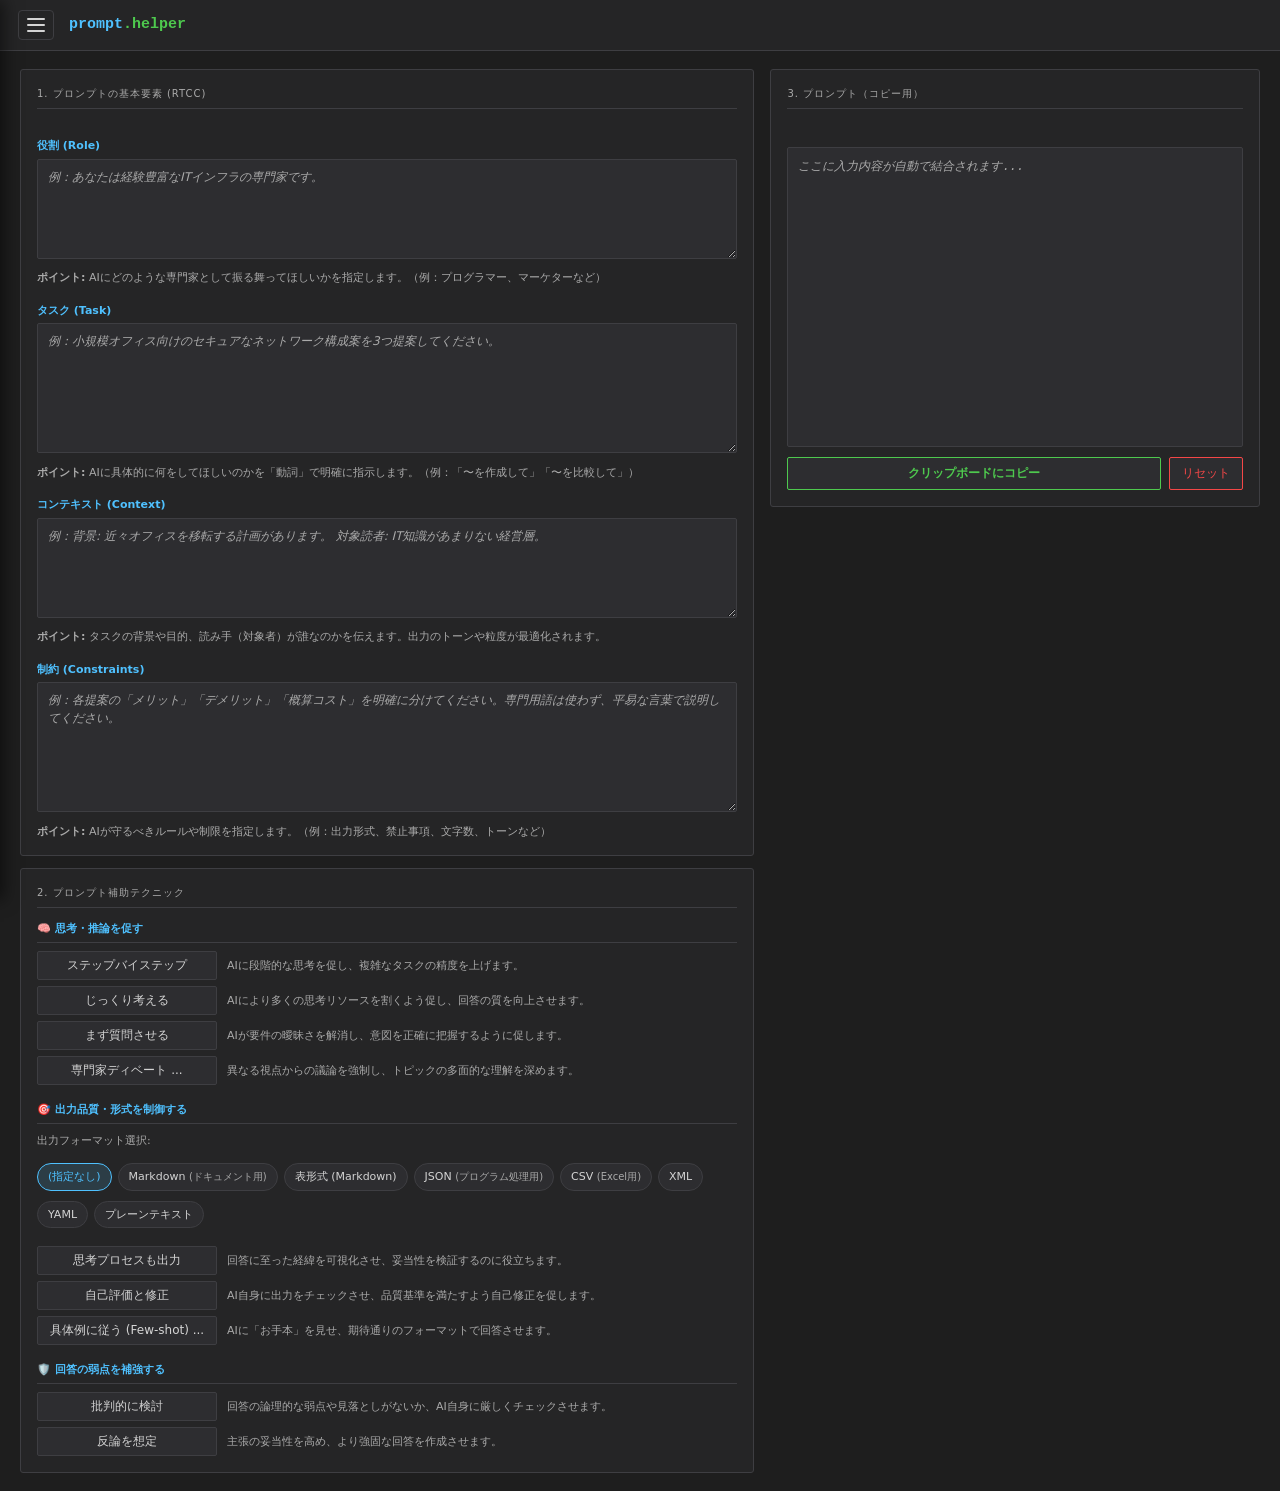
<file: tools/prompt-helper.html>
<!DOCTYPE html>
<html lang="ja">
<head>
	<meta charset="UTF-8" />
	<meta name="viewport" content="width=device-width, initial-scale=1.0" />
	<title>Prompt Helper</title>
	  <link rel="stylesheet" href="../assets/css/common.css">
  <link rel="stylesheet" href="../assets/css/nav.css">
  <style>
		/* ===== Design Tokens ===== */


		/* ===== Reset ===== */
		*, *::before, *::after {
			box-sizing: border-box;
			margin: 0;
			padding: 0;
		}

		/* ===== Base ===== */
		body {
			background: var(--bg);
			color: var(--text);
			font-family: var(--sans);
			overflow-x: hidden;
			display: flex;
			flex-direction: column;
			min-height: 100vh;
		}

		/* ===== Header ===== */
		header {
			background: var(--surface);
			padding: 10px 18px;
			border-bottom: 1px solid var(--border);
			display: flex;
			align-items: center;
			justify-content: space-between;
			position: sticky;
			top: 0;
			z-index: 100;
			flex-shrink: 0;
		}

		.logo {
			font-family: var(--mono);
			font-size: 15px;
			font-weight: 600;
			color: var(--accent);
		}

		.logo span { color: var(--accent2); }

		/* ===== Layout ===== */
		main {
			padding: 18px 20px;
			display: flex;
			gap: 16px;
			flex: 1;
			align-items: flex-start;
		}

		.input-wrapper {
			flex: 3;
			min-width: 400px;
			display: flex;
			flex-direction: column;
			gap: 12px;
		}

		.output-wrapper {
			flex: 2;
			min-width: 300px;
			display: flex;
			flex-direction: column;
			position: sticky;
			top: 56px;
			max-height: calc(100vh - 72px);
		}

		/* ===== Cards / Sections ===== */
		section,
		.rtcc-inputs,
		.technique-section {
			background: var(--surface);
			border: 1px solid var(--border);
			border-radius: 3px;
			padding: 16px;
		}

		.section-title {
			font-size: 10px;
			color: var(--muted);
			text-transform: uppercase;
			letter-spacing: 1px;
			margin-bottom: 12px;
			padding-bottom: 6px;
			border-bottom: 1px solid var(--border);
		}

		h3 {
			font-size: 11px;
			color: var(--accent);
			font-weight: 600;
			margin-top: 16px;
			margin-bottom: 8px;
			padding-bottom: 4px;
			border-bottom: 1px solid var(--border);
		}

		h3:first-of-type { margin-top: 0; }

		/* ===== Form Elements ===== */
		label {
			display: block;
			font-size: 11px;
			font-weight: 600;
			color: var(--accent);
			margin-bottom: 4px;
		}

		textarea,
		input[type="text"] {
			width: 100%;
			padding: 8px 10px;
			background: var(--surface2);
			border: 1px solid var(--border);
			border-radius: 2px;
			font-size: 12px;
			line-height: 1.5;
			color: var(--text);
			font-family: var(--sans);
			resize: vertical;
			outline: none;
		}

		textarea:focus,
		input[type="text"]:focus { border-color: var(--accent); }

		.rtcc-inputs { display: flex; flex-direction: column; gap: 16px; }
		.rtcc-group textarea { height: 100px; }
		#task-input, #constraints-input { height: 130px; }

		.rtcc-description {
			font-size: 11px;
			color: var(--muted);
			margin-top: 4px;
			line-height: 1.4;
		}

		::placeholder {
			color: var(--muted);
			font-style: italic;
		}

		/* ===== Buttons ===== */
		button {
			background: var(--surface2);
			border: 1px solid var(--border);
			color: var(--text);
			padding: 5px 12px;
			border-radius: 2px;
			cursor: pointer;
			font-size: 12px;
			font-family: var(--sans);
			transition: all .15s;
			white-space: nowrap;
		}

		button:hover {
			border-color: var(--accent);
			color: var(--accent);
		}

		/* ===== Technique Buttons ===== */
		.technique-group {
			display: flex;
			flex-direction: column;
			gap: 6px;
		}

		.technique-item {
			display: flex;
			align-items: center;
			gap: 10px;
		}

		.technique-item button {
			flex-shrink: 0;
			width: 180px;
			text-align: center;
		}

		.technique-btn.active {
			background: rgba(79, 193, 255, 0.15);
			border-color: var(--accent);
			color: var(--accent);
			font-weight: 600;
		}

		.technique-btn[data-modal-target]::after { content: " ..."; }

		.technique-description {
			font-size: 11px;
			color: var(--muted);
			line-height: 1.4;
		}

		/* ===== Format Toggles ===== */
		.format-label-hint {
			font-size: 11px;
			color: var(--muted);
			margin-bottom: 4px;
		}

		#format-toggles {
			display: flex;
			flex-wrap: wrap;
			gap: 6px;
			margin-top: 4px;
		}

		#format-toggles label {
			background: var(--surface2);
			border: 1px solid var(--border);
			padding: 4px 10px;
			border-radius: 20px;
			font-weight: 400;
			font-size: 11px;
			cursor: pointer;
			transition: all 0.15s;
			color: var(--text);
		}

		#format-toggles input[type="radio"] { display: none; }

		#format-toggles label:hover {
			border-color: var(--accent);
			color: var(--accent);
		}

		#format-toggles label.selected {
			background: rgba(79, 193, 255, 0.15);
			border-color: var(--accent);
			color: var(--accent);
		}

		.format-description {
			font-size: 10px;
			color: var(--muted);
		}

		.technique-item.has-top-gap { margin-top: 8px; }

		/* ===== Output Panel ===== */
		.output-wrapper section {
			display: flex;
			flex-direction: column;
			flex: 1;
			overflow: hidden;
		}

		#final-prompt-area {
			flex: 1;
			background: var(--surface2);
			border: 1px solid var(--border);
			border-radius: 2px;
			color: var(--text);
			font-family: var(--mono);
			font-size: 12px;
			padding: 10px;
			resize: none;
			outline: none;
			min-height: 300px;
		}

		#final-prompt-area:focus { border-color: var(--accent); }

		.output-controls {
			display: flex;
			gap: 8px;
			margin-top: 10px;
		}

		.copy-btn {
			flex: 1;
			border-color: var(--accent2);
			color: var(--accent2);
			padding: 7px 16px;
			font-weight: 600;
		}

		.copy-btn:hover { background: rgba(78, 201, 78, 0.15); }

		.reset-btn {
			border-color: var(--danger);
			color: var(--danger);
			padding: 7px 12px;
			flex-shrink: 0;
		}

		.reset-btn:hover { background: rgba(244, 71, 71, 0.15); }

		/* ===== Active Technique Tags ===== */
		.active-techniques-container {
			display: flex;
			flex-wrap: wrap;
			gap: 6px;
			margin-bottom: 10px;
			min-height: 16px;
		}

		.technique-tag {
			background: rgba(79, 193, 255, 0.15);
			border: 1px solid var(--accent);
			color: var(--accent);
			padding: 3px 8px;
			border-radius: 20px;
			font-size: 11px;
			display: flex;
			align-items: center;
			gap: 6px;
			animation: fadeIn 0.2s ease-in-out;
		}

		.remove-tag-btn {
			background: none;
			border: none;
			color: var(--accent);
			font-weight: bold;
			font-size: 1.1em;
			cursor: pointer;
			padding: 0 1px;
			line-height: 1;
			opacity: 0.7;
			transition: opacity 0.15s;
		}

		.remove-tag-btn:hover { opacity: 1; }

		@keyframes fadeIn {
			from { opacity: 0; transform: scale(0.9); }
			to   { opacity: 1; transform: scale(1); }
		}

		/* ===== Modal ===== */
		.modal-overlay {
			display: none;
			position: fixed;
			inset: 0;
			background: rgba(0, 0, 0, 0.7);
			z-index: 1000;
			justify-content: center;
			align-items: center;
		}

		.modal-overlay.active { display: flex; }

		.modal-content {
			display: none;
			background: var(--surface);
			border: 1px solid var(--border);
			padding: 20px 24px;
			border-radius: 3px;
			box-shadow: 0 8px 32px rgba(0, 0, 0, 0.5);
			z-index: 1001;
			width: 90%;
			max-width: 560px;
			position: fixed;
			top: 50%;
			left: 50%;
			transform: translate(-50%, -50%);
		}

		.modal-close-btn {
			position: absolute;
			top: 10px;
			right: 14px;
			font-size: 1.6em;
			font-weight: bold;
			color: var(--muted);
			cursor: pointer;
			background: none;
			border: none;
			line-height: 1;
		}

		.modal-close-btn:hover { color: var(--text); border-color: transparent; }

		.modal-content h3 {
			margin-top: 0;
			font-size: 12px;
			color: var(--accent);
			border-bottom: 1px solid var(--border);
			padding-bottom: 8px;
		}

		.modal-form-group { margin-bottom: 12px; }
		.modal-form-group label { font-size: 11px; }

		.modal-actions {
			margin-top: 16px;
			display: flex;
			gap: 8px;
			justify-content: flex-end;
		}

		.modal-button {
			background: var(--surface2);
			border-color: var(--accent);
			color: var(--accent);
			padding: 5px 14px;
		}

		.modal-button:hover { background: rgba(79, 193, 255, 0.15); }

		.modal-button.secondary {
			border-color: var(--border);
			color: var(--muted);
		}

		.modal-button.secondary:hover {
			border-color: var(--muted);
			color: var(--text);
			background: transparent;
		}

		/* ===== Few-shot Panel ===== */
		#fewshot-examples-container {
			max-height: 35vh;
			overflow-y: auto;
			border: 1px solid var(--border);
			padding: 8px;
			border-radius: 2px;
			background: var(--bg);
		}

		.fewshot-example {
			border-bottom: 1px dashed var(--border);
			padding-bottom: 8px;
			margin-bottom: 8px;
		}

		.fewshot-example:last-child {
			border-bottom: none;
			margin-bottom: 0;
		}

		.fewshot-example-header {
			display: flex;
			justify-content: space-between;
			align-items: center;
		}

		.fewshot-example h4 {
			margin: 4px 0;
			font-size: 11px;
			color: var(--accent);
		}

		.fewshot-delete-btn {
			padding: 2px 7px;
			font-size: 11px;
		}

		.fewshot-text {
			font-size: 11px;
			margin: 3px 0;
			word-break: break-word;
			color: var(--text);
		}

		.fewshot-text strong { color: var(--muted); }

		.fewshot-empty-message {
			font-size: 12px;
			color: var(--muted);
			text-align: center;
			margin: 12px 0;
		}

		.fewshot-add-form { margin-top: 12px; }

		#add-fewshot-example {
			width: 100%;
			border-color: var(--accent2);
			color: var(--accent2);
		}

		#add-fewshot-example:hover {
			background: rgba(78, 201, 78, 0.15);
			border-color: var(--accent2);
			color: var(--accent2);
		}

		.fewshot-modal-actions { margin-top: 16px; }

		/* ===== Toast ===== */
		#toast {
			position: fixed;
			bottom: 18px;
			right: 18px;
			padding: 7px 14px;
			background: var(--surface2);
			border: 1px solid var(--accent2);
			border-radius: 3px;
			font-size: 12px;
			color: var(--accent2);
			opacity: 0;
			pointer-events: none;
			z-index: 999;
			transition: opacity .18s;
		}

		#toast.show { opacity: 1; }

		/* ===== Responsive ===== */
		@media (max-width: 900px) {
			main { flex-direction: column; }
			.input-wrapper,
			.output-wrapper { min-width: 100%; }
			.output-wrapper { position: static; max-height: none; }
		}
	</style>
</head>

<body>

<header>
	<div class="logo">prompt<span>.helper</span></div>
</header>

<main>
	<!-- ===== 左ペイン ===== -->
	<div class="input-wrapper">

		<!-- RTCC入力 -->
		<div class="rtcc-inputs">
			<div class="section-title">1. プロンプトの基本要素 (RTCC)</div>

			<div class="rtcc-group">
				<label for="role-input">役割 (Role)</label>
				<textarea id="role-input" placeholder="例：あなたは経験豊富なITインフラの専門家です。"></textarea>
				<p class="rtcc-description"><strong>ポイント:</strong> AIにどのような専門家として振る舞ってほしいかを指定します。（例：プログラマー、マーケターなど）</p>
			</div>

			<div class="rtcc-group">
				<label for="task-input">タスク (Task)</label>
				<textarea id="task-input" placeholder="例：小規模オフィス向けのセキュアなネットワーク構成案を3つ提案してください。"></textarea>
				<p class="rtcc-description"><strong>ポイント:</strong> AIに具体的に何をしてほしいのかを「動詞」で明確に指示します。（例：「〜を作成して」「〜を比較して」）</p>
			</div>

			<div class="rtcc-group">
				<label for="context-input">コンテキスト (Context)</label>
				<textarea id="context-input" placeholder="例：背景: 近々オフィスを移転する計画があります。 対象読者: IT知識があまりない経営層。"></textarea>
				<p class="rtcc-description"><strong>ポイント:</strong> タスクの背景や目的、読み手（対象者）が誰なのかを伝えます。出力のトーンや粒度が最適化されます。</p>
			</div>

			<div class="rtcc-group">
				<label for="constraints-input">制約 (Constraints)</label>
				<textarea id="constraints-input" placeholder="例：各提案の「メリット」「デメリット」「概算コスト」を明確に分けてください。専門用語は使わず、平易な言葉で説明してください。"></textarea>
				<p class="rtcc-description"><strong>ポイント:</strong> AIが守るべきルールや制限を指定します。（例：出力形式、禁止事項、文字数、トーンなど）</p>
			</div>
		</div>

		<!-- テクニック選択 -->
		<div class="technique-section">
			<div class="section-title">2. プロンプト補助テクニック</div>

			<h3>🧠 思考・推論を促す</h3>
			<div class="technique-group">
				<div class="technique-item">
					<button class="technique-btn" data-target-area="task" data-technique-id="step-by-step"
						data-insert-text="ステップバイステップで考えてください。">ステップバイステップ</button>
					<p class="technique-description">AIに段階的な思考を促し、複雑なタスクの精度を上げます。</p>
				</div>
				<div class="technique-item">
					<button class="technique-btn" data-target-area="task" data-technique-id="think-deeply"
						data-insert-text="このタスクについて、じっくりと考えてください。">じっくり考える</button>
					<p class="technique-description">AIにより多くの思考リソースを割くよう促し、回答の質を向上させます。</p>
				</div>
				<div class="technique-item">
					<button class="technique-btn" data-target-area="task" data-technique-id="ask-questions"
						data-insert-text="タスクを実行する前に、明確化のために私に5つ質問をしてください。">まず質問させる</button>
					<p class="technique-description">AIが要件の曖昧さを解消し、意図を正確に把握するように促します。</p>
				</div>
				<div class="technique-item">
					<button class="technique-btn" data-target-area="task" data-technique-id="expert-debate"
						data-modal-target="debate-modal">専門家ディベート</button>
					<p class="technique-description">異なる視点からの議論を強制し、トピックの多面的な理解を深めます。</p>
				</div>
			</div>

			<h3>🎯 出力品質・形式を制御する</h3>
			<div class="technique-group">
				<p class="format-label-hint">出力フォーマット選択:</p>
				<div id="format-toggles">
					<label class="format-label selected">
						<input type="radio" name="format" value="" checked />
						<span>(指定なし)</span>
					</label>
					<label class="format-label">
						<input type="radio" name="format" value="回答は、見出し、箇条書きなどを使用してMarkdown形式で整形してください。" />
						<span>Markdown <span class="format-description">(ドキュメント用)</span></span>
					</label>
					<label class="format-label">
						<input type="radio" name="format" value="回答は、Markdownの表形式（例： | 列1 | 列2 |）で出力してください。" />
						<span>表形式 (Markdown)</span>
					</label>
					<label class="format-label">
						<input type="radio" name="format" value="回答は、JSON形式で厳密に出力してください。" />
						<span>JSON <span class="format-description">(プログラム処理用)</span></span>
					</label>
					<label class="format-label">
						<input type="radio" name="format" value="回答は、カンマ区切りのCSV形式で、1行目にヘッダーを含めて出力してください。" />
						<span>CSV <span class="format-description">(Excel用)</span></span>
					</label>
					<label class="format-label">
						<input type="radio" name="format" value="回答は、適切なタグを使用したXML形式で出力してください。" />
						<span>XML</span>
					</label>
					<label class="format-label">
						<input type="radio" name="format" value="回答は、YAML形式で厳密に出力してください。" />
						<span>YAML</span>
					</label>
					<label class="format-label">
						<input type="radio" name="format" value="回答は、装飾を一切含まないプレーンテキストで出力してください。" />
						<span>プレーンテキスト</span>
					</label>
				</div>

				<div class="technique-item has-top-gap">
					<button class="technique-btn" data-target-area="constraints" data-technique-id="explain-process"
						data-insert-text="回答の前に、あなたがその結論に至った思考プロセスを詳細に説明してください。">思考プロセスも出力</button>
					<p class="technique-description">回答に至った経緯を可視化させ、妥当性を検証するのに役立ちます。</p>
				</div>
				<div class="technique-item">
					<button class="technique-btn" data-target-area="constraints" data-technique-id="self-evaluate"
						data-insert-text="回答を生成した後、その回答が要件を完全に満たしているか自己評価し、必要であれば修正してください。">自己評価と修正</button>
					<p class="technique-description">AI自身に出力をチェックさせ、品質基準を満たすよう自己修正を促します。</p>
				</div>
				<div class="technique-item">
					<button class="technique-btn" data-target-area="constraints" data-technique-id="few-shot"
						data-modal-target="fewshot-modal">具体例に従う (Few-shot)</button>
					<p class="technique-description">AIに「お手本」を見せ、期待通りのフォーマットで回答させます。</p>
				</div>
			</div>

			<h3>🛡️ 回答の弱点を補強する</h3>
			<div class="technique-group">
				<div class="technique-item">
					<button class="technique-btn" data-target-area="constraints" data-technique-id="self-critique"
						data-insert-text="あなたの回答に対して、前提条件、論理的な飛躍、代替案の観点から自己批判（セルフ-クリティーク）を行ってください。">批判的に検討</button>
					<p class="technique-description">回答の論理的な弱点や見落としがないか、AI自身に厳しくチェックさせます。</p>
				</div>
				<div class="technique-item">
					<button class="technique-btn" data-target-area="constraints" data-technique-id="assume-rebuttal"
						data-insert-text="生成した回答に対して、想定される反論や弱点を3つ挙げ、それぞれに対する再反論を記述してください。">反論を想定</button>
					<p class="technique-description">主張の妥当性を高め、より強固な回答を作成させます。</p>
				</div>
			</div>
		</div>
	</div>

	<!-- ===== 右ペイン（プロンプト出力） ===== -->
	<div class="output-wrapper">
		<section>
			<div class="section-title">3. プロンプト（コピー用）</div>
			<div id="active-techniques-display" class="active-techniques-container"></div>
			<textarea id="final-prompt-area" readonly placeholder="ここに入力内容が自動で結合されます..."></textarea>
			<div class="output-controls">
				<button id="copy-button" class="copy-btn">クリップボードにコピー</button>
				<button id="reset-button" class="reset-btn">リセット</button>
			</div>
		</section>
	</div>
</main>

<!-- ===== モーダル背景 ===== -->
<div id="modal-overlay" class="modal-overlay"></div>

<!-- 専門家ディベート モーダル -->
<div id="debate-modal" class="modal-content">
	<button class="modal-close-btn" data-modal-id="debate-modal">&times;</button>
	<h3>専門家ディベート設定</h3>
	<div class="modal-form-group">
		<label for="debate-expert-a">専門家Aの立場</label>
		<input type="text" id="debate-expert-a" placeholder="例：セキュリティ重視のエンジニア" />
	</div>
	<div class="modal-form-group">
		<label for="debate-expert-b">専門家Bの立場</label>
		<input type="text" id="debate-expert-b" placeholder="例：コスト効率重視のマネージャー" />
	</div>
	<div class="modal-actions">
		<button class="modal-button secondary modal-cancel-btn" data-modal-id="debate-modal">キャンセル</button>
		<button id="save-debate" class="modal-button">保存</button>
	</div>
</div>

<!-- Few-shot モーダル -->
<div id="fewshot-modal" class="modal-content">
	<button class="modal-close-btn" data-modal-id="fewshot-modal">&times;</button>
	<h3>具体例 (Few-shot) 設定</h3>
	<p class="technique-description">AIに「お手本」を登録します。「期待する出力」は必須です。</p>

	<div id="fewshot-examples-container"></div>

	<div class="fewshot-add-form">
		<h4 style="font-size:11px; color:var(--muted); margin:10px 0 6px;">新しい例を追加</h4>
		<div class="modal-form-group">
			<label for="fewshot-input">入力例 (任意)</label>
			<textarea id="fewshot-input" rows="2" placeholder="例：文章: 「このレストランの料理は素晴らしかった。」"></textarea>
		</div>
		<div class="modal-form-group">
			<label for="fewshot-output">期待する出力 (必須)</label>
			<textarea id="fewshot-output" rows="2" placeholder="例：感情: ポジティブ"></textarea>
		</div>
		<button id="add-fewshot-example" class="modal-button">この例を追加</button>
	</div>

	<div class="modal-actions fewshot-modal-actions">
		<button class="modal-button secondary modal-cancel-btn" data-modal-id="fewshot-modal">閉じる</button>
	</div>
</div>

<div id="toast"></div>

<script>
document.addEventListener('DOMContentLoaded', () => {

	// ===== DOM References =====
	const els = {
		role:        document.getElementById('role-input'),
		task:        document.getElementById('task-input'),
		context:     document.getElementById('context-input'),
		constraints: document.getElementById('constraints-input'),
	};
	const finalPromptArea       = document.getElementById('final-prompt-area');
	const copyButton            = document.getElementById('copy-button');
	const resetButton           = document.getElementById('reset-button');
	const formatToggles         = document.getElementById('format-toggles');
	const formatLabels          = document.querySelectorAll('.format-label');
	const techniqueButtons      = document.querySelectorAll('.technique-btn');
	const activeTechniquesArea  = document.getElementById('active-techniques-display');
	const modalOverlay          = document.getElementById('modal-overlay');

	// ===== State =====
	let userInputs      = { role: '', task: '', context: '', constraints: '' };
	let activeToggles   = { task: new Map(), constraints: new Map() };
	let modalTechniques = { 'expert-debate': null, 'few-shot': [] };
	let selectedFormat  = '';
	let resetPending    = false;
	let resetTimer      = null;

	// ===== Prompt Builder =====

	function buildPrompt() {
		const modalTexts = { task: [], constraints: [] };

		if (modalTechniques['expert-debate']) {
			const { expertA, expertB } = modalTechniques['expert-debate'];
			modalTexts.task.push(
				`「${expertA || '(未設定の専門家A)'}」と「${expertB || '(未設定の専門家B)'}」の2つの異なる立場で議論（ディベート）をさせてください。`
			);
		}

		if (modalTechniques['few-shot'].length > 0) {
			let text = '以下の入出力例に厳密に従ってください。\n';
			modalTechniques['few-shot'].forEach((ex, i) => {
				text += `\n例${i + 1}:\n`;
				if (ex.input) text += `[入力]: ${ex.input}\n`;
				text += `[出力]: ${ex.output}\n`;
			});
			modalTexts.constraints.push(text);
		}

		const merge = (base, toggleMap, extras, append = '') => {
			let out = base.trim();
			const parts = [...toggleMap.values(), ...extras];
			if (parts.length) { if (out) out += '\n\n'; out += parts.join('\n\n'); }
			if (append)       { if (out) out += '\n\n'; out += append; }
			return out;
		};

		const sections = {
			'役割 (Role)':       userInputs.role,
			'タスク (Task)':     merge(userInputs.task,        activeToggles.task,        modalTexts.task),
			'コンテキスト (Context)': userInputs.context,
			'制約 (Constraints)': merge(userInputs.constraints, activeToggles.constraints, modalTexts.constraints, selectedFormat),
		};

		let out = '';
		for (const [title, content] of Object.entries(sections)) {
			if (content.trim()) out += `### ${title}\n${content.trim()}\n\n`;
		}
		finalPromptArea.value = out.trim();
	}

	// ===== Tag Rendering =====

	function renderTags() {
		activeTechniquesArea.innerHTML = '';

		const ids = [
			...activeToggles.task.keys(),
			...activeToggles.constraints.keys(),
		];
		for (const id in modalTechniques) {
			const d = modalTechniques[id];
			if ((Array.isArray(d) && d.length) || (!Array.isArray(d) && d)) ids.push(id);
		}

		ids.forEach(id => {
			const btn = document.querySelector(`.technique-btn[data-technique-id="${id}"]`);
			if (!btn) return;
			const name = btn.textContent.trim().replace(' ...', '');
			const tag  = document.createElement('div');
			tag.className = 'technique-tag';
			tag.innerHTML = `<span>${name}</span><button class="remove-tag-btn" data-technique-id="${id}" title="削除">&times;</button>`;
			activeTechniquesArea.appendChild(tag);
		});
	}

	// ===== Modal Control =====

	function openModal(id) {
		if (id === 'debate-modal' && modalTechniques['expert-debate']) {
			document.getElementById('debate-expert-a').value = modalTechniques['expert-debate'].expertA;
			document.getElementById('debate-expert-b').value = modalTechniques['expert-debate'].expertB;
		}
		if (id === 'fewshot-modal') renderFewShotList();

		const modal = document.getElementById(id);
		if (!modal) return;
		modalOverlay.style.display = 'flex';
		modalOverlay.classList.add('active');
		modal.style.display = 'block';
	}

	function closeModal(id) {
		const modal = document.getElementById(id);
		if (!modal) return;
		modal.style.display = 'none';
		modalOverlay.classList.remove('active');
		modalOverlay.style.display = 'none';
	}

	// ===== Format Label Sync =====

	function syncFormatLabels() {
		const checked = formatToggles.querySelector('input[name="format"]:checked');
		formatLabels.forEach(l => l.classList.remove('selected'));
		if (checked) checked.parentElement.classList.add('selected');
	}

	// ===== Toggle Technique =====

	function toggleTechnique(btn) {
		const area = btn.dataset.targetArea;
		const id   = btn.dataset.techniqueId;
		const text = btn.dataset.insertText;
		const map  = activeToggles[area];

		if (map.has(id)) { map.delete(id); btn.classList.remove('active'); }
		else             { map.set(id, text); btn.classList.add('active'); }

		buildPrompt();
		renderTags();
	}

	// ===== Reset =====

	function performReset() {
		userInputs      = { role: '', task: '', context: '', constraints: '' };
		activeToggles   = { task: new Map(), constraints: new Map() };
		modalTechniques = { 'expert-debate': null, 'few-shot': [] };
		selectedFormat  = '';

		for (const key in els) els[key].value = '';
		techniqueButtons.forEach(b => b.classList.remove('active'));
		const def = formatToggles.querySelector('input[name="format"][value=""]');
		if (def) def.checked = true;

		renderTags();
		syncFormatLabels();
		buildPrompt();

		resetPending = false;
		resetButton.textContent = 'リセット';
		resetButton.style.borderColor = 'var(--danger)';
		resetButton.style.color       = 'var(--danger)';
		copyButton.textContent  = 'クリップボードにコピー';
		copyButton.style.borderColor  = 'var(--accent2)';
		copyButton.style.color        = 'var(--accent2)';
		copyButton.style.background   = '';
	}

	// ===== Few-shot List =====

	function renderFewShotList() {
		const container = document.getElementById('fewshot-examples-container');
		container.innerHTML = '';

		if (!modalTechniques['few-shot'].length) {
			container.innerHTML = "<p class='fewshot-empty-message'>まだ例が登録されていません。</p>";
			return;
		}

		modalTechniques['few-shot'].forEach((ex, i) => {
			const escape = s => s.replace(/</g, '&lt;').replace(/>/g, '&gt;');
			const div = document.createElement('div');
			div.className = 'fewshot-example';
			div.innerHTML = `
				<div class="fewshot-example-header">
					<h4 style="margin:0;">例 ${i + 1}</h4>
					<button class="modal-button secondary fewshot-delete-btn" data-fewshot-index="${i}">削除</button>
				</div>
				${ex.input ? `<p class="fewshot-text"><strong>入力:</strong> ${escape(ex.input)}</p>` : ''}
				<p class="fewshot-text"><strong>出力:</strong> ${escape(ex.output)}</p>
			`;
			container.appendChild(div);
		});
	}

	// ===== Event Listeners =====

	// RTCC 入力
	for (const key in els) {
		els[key].addEventListener('input', e => {
			userInputs[key] = e.target.value;
			buildPrompt();
		});
	}

	// テクニックボタン
	techniqueButtons.forEach(btn => {
		btn.addEventListener('click', () => {
			btn.dataset.modalTarget ? openModal(btn.dataset.modalTarget) : toggleTechnique(btn);
		});
	});

	// タグ削除
	activeTechniquesArea.addEventListener('click', e => {
		const btn = e.target.closest('.remove-tag-btn');
		if (!btn) return;
		const id = btn.dataset.techniqueId;

		activeToggles.task.delete(id);
		activeToggles.constraints.delete(id);
		if (id === 'few-shot') modalTechniques[id] = [];
		else if (id in modalTechniques) modalTechniques[id] = null;

		const orig = document.querySelector(`.technique-btn[data-technique-id="${id}"]`);
		if (orig) orig.classList.remove('active');

		buildPrompt();
		renderTags();
	});

	// フォーマット選択
	formatToggles.addEventListener('change', e => {
		if (e.target.name !== 'format') return;
		selectedFormat = e.target.value;
		syncFormatLabels();
		buildPrompt();
	});

	// モーダルを閉じる（×ボタン・キャンセル）
	document.querySelectorAll('.modal-close-btn, .modal-cancel-btn').forEach(btn => {
		btn.addEventListener('click', () => closeModal(btn.dataset.modalId));
	});

	// オーバーレイクリックで閉じる
	modalOverlay.addEventListener('click', e => {
		if (e.target !== modalOverlay) return;
		document.querySelectorAll('.modal-content').forEach(m => closeModal(m.id));
	});

	// コピーボタン
	copyButton.addEventListener('click', () => {
		if (!finalPromptArea.value) return;
		navigator.clipboard.writeText(finalPromptArea.value).then(
			() => {
				copyButton.textContent = 'コピーしました！';
				copyButton.style.background = 'rgba(78, 201, 78, 0.3)';
				setTimeout(() => {
					copyButton.textContent = 'クリップボードにコピー';
					copyButton.style.background = '';
				}, 2000);
			},
			() => {
				copyButton.textContent = 'コピー失敗';
				copyButton.style.borderColor = 'var(--danger)';
				copyButton.style.color = 'var(--danger)';
			}
		);
	});

	// リセットボタン（2段階確認）
	resetButton.addEventListener('click', () => {
		if (!resetPending) {
			resetPending = true;
			resetButton.textContent = '本当にリセットしますか？';
			resetButton.style.borderColor = 'var(--warning)';
			resetButton.style.color       = 'var(--warning)';
			resetTimer = setTimeout(() => {
				resetPending = false;
				resetButton.textContent = 'リセット';
				resetButton.style.borderColor = 'var(--danger)';
				resetButton.style.color       = 'var(--danger)';
			}, 3000);
		} else {
			clearTimeout(resetTimer);
			performReset();
		}
	});

	// ===== Modal: 専門家ディベート =====

	document.getElementById('save-debate').addEventListener('click', () => {
		const expertA = document.getElementById('debate-expert-a').value.trim();
		const expertB = document.getElementById('debate-expert-b').value.trim();

		if (expertA && expertB) {
			modalTechniques['expert-debate'] = { expertA, expertB };
			document.querySelector('[data-technique-id="expert-debate"]').classList.add('active');
		} else {
			modalTechniques['expert-debate'] = null;
			document.querySelector('[data-technique-id="expert-debate"]').classList.remove('active');
		}

		buildPrompt();
		renderTags();
		closeModal('debate-modal');
	});

	// ===== Modal: Few-shot =====

	// 例を追加
	document.getElementById('add-fewshot-example').addEventListener('click', () => {
		const inputEl  = document.getElementById('fewshot-input');
		const outputEl = document.getElementById('fewshot-output');
		const output   = outputEl.value.trim();

		if (!output) { alert('「期待する出力」は必須です。'); return; }

		modalTechniques['few-shot'].push({ input: inputEl.value.trim(), output });
		inputEl.value = '';
		outputEl.value = '';

		document.querySelector('[data-technique-id="few-shot"]').classList.add('active');
		renderFewShotList();
		buildPrompt();
		renderTags();
	});

	// 例を削除
	document.getElementById('fewshot-examples-container').addEventListener('click', e => {
		const btn = e.target.closest('.fewshot-delete-btn');
		if (!btn || btn.dataset.fewshotIndex === undefined) return;

		const idx = parseInt(btn.dataset.fewshotIndex, 10);
		modalTechniques['few-shot'].splice(idx, 1);

		if (!modalTechniques['few-shot'].length) {
			document.querySelector('[data-technique-id="few-shot"]').classList.remove('active');
		}

		renderFewShotList();
		buildPrompt();
		renderTags();
	});

	// ===== Init =====
	buildPrompt();
	syncFormatLabels();
});
</script>

  <script src="../assets/js/nav.js"></script>
</body>
</html>
</file>
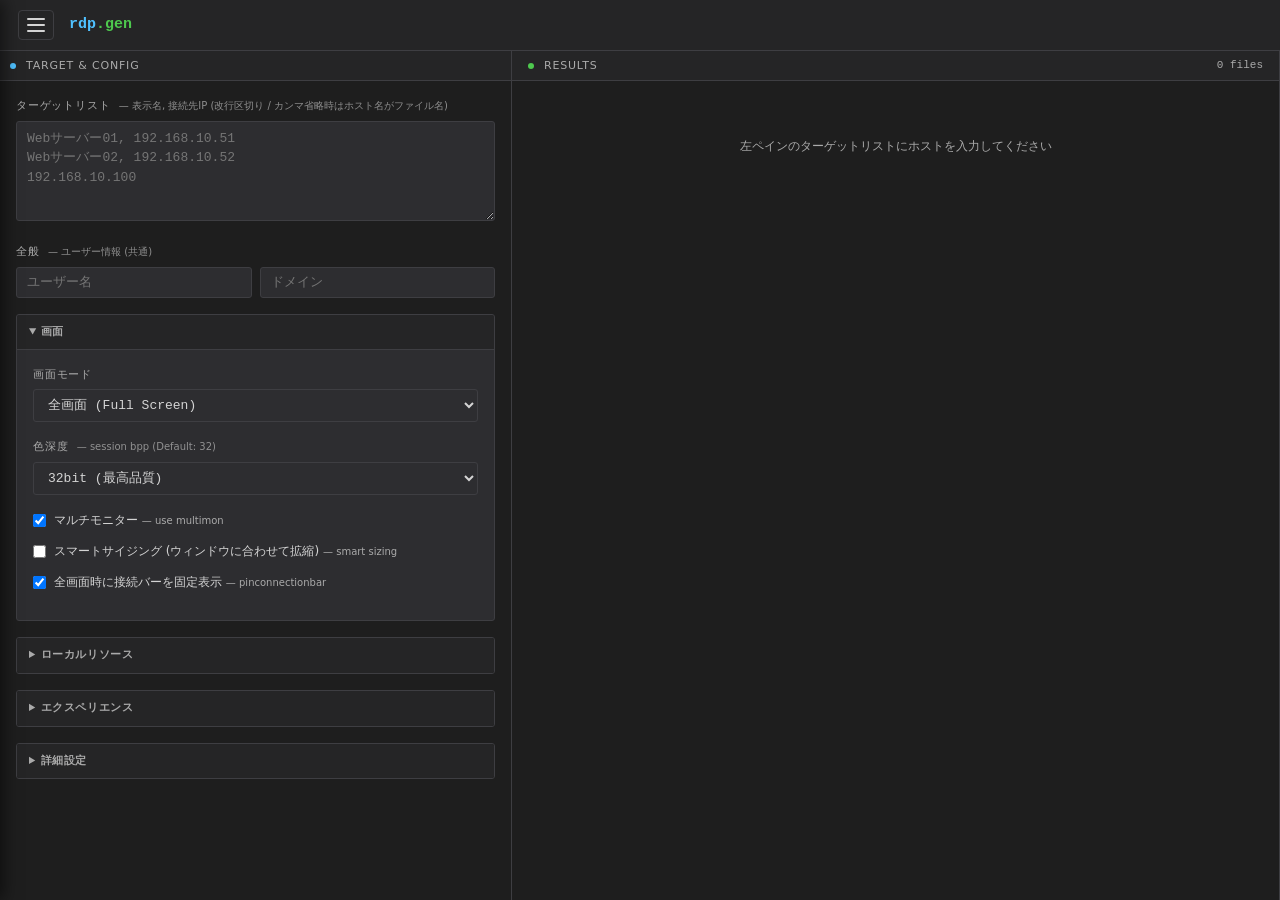
<file: tools/rdp-gen.html>
<!DOCTYPE html>
<html lang="ja">
<head>
    <meta charset="UTF-8">
    <meta name="viewport" content="width=device-width, initial-scale=1.0">
    <title>RDP Generator</title>
      <link rel="stylesheet" href="../assets/css/common.css">
  <link rel="stylesheet" href="../assets/css/nav.css">
  <style>


        * { box-sizing: border-box; }
        body {
            margin: 0;
            background: var(--bg);
            color: var(--text);
            font-family: var(--sans);
            font-size: 13px;
            height: 100vh;
            display: flex;
            flex-direction: column;
            overflow: hidden;
        }

        header {
            padding: 10px 18px;
            background: var(--surface);
            border-bottom: 1px solid var(--border);
            display: flex;
            align-items: center;
            z-index: 10;
        }

        .logo {
            font-family: var(--mono);
            font-weight: 600;
            font-size: 15px;
            color: var(--accent);
        }
        .logo span { color: var(--accent2); }

        main {
            display: grid;
            grid-template-columns: 4fr 6fr;
            flex: 1;
            overflow: hidden;
            min-height: 0;
        }

        .pane {
            display: flex;
            flex-direction: column;
            border-right: 1px solid var(--border);
            overflow: hidden;
            min-height: 0;
        }
        .pane-right { flex: 1; background: var(--bg); overflow-y: hidden; }

        .pane-header {
            padding: 5px 10px;
            background: var(--surface);
            border-bottom: 1px solid var(--border);
            display: flex;
            align-items: center;
            justify-content: space-between;
            min-height: 30px;
        }
        .pane-title {
            display: flex;
            align-items: center;
            gap: 6px;
            font-family: var(--sans);
            font-size: 11px;
            color: var(--muted);
            text-transform: uppercase;
            letter-spacing: 0.8px;
        }
        .dot { font-size: 16px; line-height: 1; margin-right: 4px; border-radius: 50%; display: inline-block; width: 6px; height: 6px; background: var(--accent); }
        .dot.green { background: var(--accent2); }

        .pane-body {
            padding: 16px;
            flex: 1;
            overflow-y: auto;
        }

        .field { margin-bottom: 16px; }
        .field label {
            display: block;
            font-size: 11px;
            color: var(--muted);
            text-transform: uppercase;
            letter-spacing: 0.8px;
            margin-bottom: 6px;
        }
        .field-hint { font-size: 10px; font-weight: normal; margin-left: 4px; opacity: 0.8; text-transform:none; letter-spacing:0; }

        textarea, input[type="text"], input[type="number"], select {
            width: 100%;
            padding: 7px 10px;
            background: var(--surface2);
            border: 1px solid var(--border);
            color: var(--text);
            border-radius: 3px;
            font-family: var(--mono);
            font-size: 13px;
            outline: none;
        }
        textarea { resize: vertical; min-height: 100px; font-family: var(--mono); line-height: 1.5; }
        input[type="text"]:focus, select:focus, textarea:focus { border-color: var(--accent); }

        .checkbox-group { 
            display: flex; 
            align-items: center; 
            gap: 8px; 
            margin-bottom: 12px; 
            cursor: pointer; 
            user-select: none;
        }
        .checkbox-group input { width: auto; cursor: pointer; margin: 0; }
        .checkbox-group label { margin: 0; font-size: 12px; cursor: pointer; color: var(--text); }

        details {
            background: var(--surface2);
            border: 1px solid var(--border);
            border-radius: 3px;
            margin-bottom: 16px;
            overflow: hidden;
        }
        summary {
            padding: 8px 12px;
            cursor: pointer;
            font-size: 11px;
            color: var(--muted);
            font-weight: 600;
            text-transform: uppercase;
            letter-spacing: 0.6px;
            user-select: none;
            outline: none;
            background: var(--surface);
            border-bottom: 1px solid transparent;
        }
        summary:hover { background: var(--border); }
        details[open] summary { border-bottom: 1px solid var(--border); }
        .details-content { padding: 16px; }

        /* 結果グリッド */
        .result-grid-wrapper {
            height: 100%;
            overflow-y: auto;
            padding: 16px;
        }
        
        .result-grid {
            display: flex;
            flex-direction: column;
            gap: 12px;
        }

        .card {
            background: var(--surface);
            border: 1px solid var(--border);
            border-radius: 4px;
            display: flex;
            flex-direction: column;
        }
        .card-header {
            padding: 10px 12px;
            border-bottom: 1px solid var(--border);
            display: flex;
            justify-content: space-between;
            align-items: center;
            background: var(--surface2);
        }
        .card-title { font-weight: bold; font-family: var(--sans); font-size: 12px; display:flex; align-items:center; gap:6px; overflow: hidden; text-overflow: ellipsis; white-space:nowrap; }
        .card-host { font-size: 10px; color: var(--accent); font-family: var(--mono); }
        .card-body { padding: 12px; flex: 1; }
        
        .card-details {
            border: 1px solid var(--border);
            background: var(--bg);
            border-radius: 3px;
            margin: 0;
            overflow: hidden;
        }
        .card-details summary {
            background: var(--surface2);
            padding: 6px 10px;
            font-size: 10px;
            color: var(--dim);
            text-transform: none;
            letter-spacing: 0;
        }
        .card-code {
            font-family: var(--mono);
            font-size: 11px;
            white-space: pre-wrap;
            color: var(--accent2);
            margin: 0;
            padding: 10px;
            background: var(--bg);
            max-height: 150px;
            overflow-y: auto;
        }

        .btn {
            padding: 6px 12px;
            border-radius: 3px;
            border: 1px solid var(--border);
            background: var(--surface2);
            color: var(--text);
            font-size: 11px;
            font-family: var(--sans);
            cursor: pointer;
            display: flex;
            align-items: center;
            justify-content: center;
            transition: all 0.15s;
            flex: 1;
        }
        .btn:hover { background: var(--border); }
        .btn-accent { border-color: var(--accent); color: var(--accent); }
        .btn-accent:hover { background: var(--accent); color: var(--bg); }

        .empty-state {
            display: flex;
            flex-direction: column;
            align-items: center;
            justify-content: center;
            height: 100%;
            color: var(--dim);
            font-size: 12px;
            text-align: center;
            padding: 40px;
            grid-column: 1 / -1;
        }
        
        /* ── Toast ── */
        .toast {
            position: fixed;
            bottom: 18px; right: 18px;
            padding: 7px 14px;
            background: var(--surface2);
            border: 1px solid var(--accent2);
            border-radius: 3px;
            font-family: var(--sans);
            font-size: 12px;
            color: var(--accent2);
            opacity: 0;
            pointer-events: none;
            z-index: 999;
            transition: opacity .18s;
        }
        .toast.show { opacity: 1; }

    </style>
</head>
<body>
    <header>
        <div class="logo">rdp<span>.gen</span></div>
    </header>
    <main>
        <div class="pane">
            <div class="pane-header">
                <div class="pane-title"><span class="dot"></span>TARGET & CONFIG</div>
            </div>
            <div class="pane-body">
                <!-- ターゲットリスト -->
                <div class="field">
                    <label>ターゲットリスト <span class="field-hint">— 表示名, 接続先IP (改行区切り / カンマ省略時はホスト名がファイル名)</span></label>
                    <textarea id="targetList" placeholder="Webサーバー01, 192.168.10.51&#10;Webサーバー02, 192.168.10.52&#10;192.168.10.100" oninput="updateAll()"></textarea>
                </div>

                <!-- 全般 -->
                <div class="field">
                    <label>全般 <span class="field-hint">— ユーザー情報 (共通)</span></label>
                    <div style="display: flex; gap: 8px;">
                        <input type="text" id="username" placeholder="ユーザー名" oninput="updateAll()">
                        <input type="text" id="domain" placeholder="ドメイン" oninput="updateAll()">
                    </div>
                </div>

                <!-- 画面 -->
                <details open>
                    <summary>画面</summary>
                    <div class="details-content">
                        <div class="field">
                            <label style="text-transform:none;">画面モード</label>
                            <select id="screenMode" onchange="onScreenModeChange()">
                                <option value="2" selected>全画面 (Full Screen)</option>
                                <option value="1">ウィンドウ (Windowed)</option>
                            </select>
                        </div>
                        <div class="field" id="resolutionField" style="display:none;">
                            <label style="text-transform:none;">解像度</label>
                            <div style="display: flex; gap: 8px; align-items: center;">
                                <input type="number" id="resWidth" placeholder="1920" value="1920" oninput="updateAll()">
                                <span style="color:var(--muted); font-size:11px;">x</span>
                                <input type="number" id="resHeight" placeholder="1080" value="1080" oninput="updateAll()">
                            </div>
                        </div>
                        <div class="field">
                            <label style="text-transform:none;">色深度 <span class="field-hint">— session bpp (Default: 32)</span></label>
                            <select id="sessionBpp" onchange="updateAll()">
                                <option value="32" selected>32bit (最高品質)</option>
                                <option value="24">24bit</option>
                                <option value="16">16bit (1600万色)</option>
                                <option value="15">15bit (3万2千色)</option>
                                <option value="8">8bit (256色)</option>
                            </select>
                        </div>
                        <div class="checkbox-group">
                            <input type="checkbox" id="useMultimon" checked onchange="updateAll()">
                            <label for="useMultimon">マルチモニター <span style="color:var(--muted);font-size:10px;">— use multimon</span></label>
                        </div>
                        <div class="checkbox-group">
                            <input type="checkbox" id="smartSizing" onchange="updateAll()">
                            <label for="smartSizing">スマートサイジング (ウィンドウに合わせて拡縮) <span style="color:var(--muted);font-size:10px;">— smart sizing</span></label>
                        </div>
                        <div class="checkbox-group">
                            <input type="checkbox" id="pinConnectionBar" checked onchange="updateAll()">
                            <label for="pinConnectionBar">全画面時に接続バーを固定表示 <span style="color:var(--muted);font-size:10px;">— pinconnectionbar</span></label>
                        </div>
                    </div>
                </details>

                <!-- ローカルリソース -->
                <details>
                    <summary>ローカルリソース</summary>
                    <div class="details-content">
                        <div class="field">
                            <label style="text-transform:none;">キーボード (Windowsキーの組み合わせ) <span class="field-hint">— keyboardhook (Default: 2)</span></label>
                            <select id="keyboardHook" onchange="updateAll()">
                                <option value="2" selected>全画面表示のときのみリモートに適用</option>
                                <option value="1">常にリモートコンピューターに適用</option>
                                <option value="0">このコンピューターに適用</option>
                            </select>
                        </div>
                        <div class="field">
                            <label style="text-transform:none;">リモートオーディオ 再生 <span class="field-hint">— audiomode (Default: 0)</span></label>
                            <select id="audioMode" onchange="updateAll()">
                                <option value="0" selected>このコンピューターで再生</option>
                                <option value="1">リモートコンピューターで再生</option>
                                <option value="2">再生しない</option>
                            </select>
                        </div>
                        <div class="field">
                            <label style="text-transform:none;">リモートオーディオ 録音 (マイク) <span class="field-hint">— audiocapturemode (Default: 0=OFF)</span></label>
                            <select id="audioCaptureMode" onchange="updateAll()">
                                <option value="0" selected>このコンピューターから録音しない</option>
                                <option value="1">このコンピューターから録音する</option>
                            </select>
                        </div>
                        <div class="field" style="margin-top:8px;">
                            <label style="text-transform:none; font-weight:600; color:var(--text);">ローカルデバイスとリソース</label>
                        </div>
                        <div class="checkbox-group">
                            <input type="checkbox" id="redirectClipboard" checked onchange="updateAll()">
                            <label for="redirectClipboard">クリップボード <span style="color:var(--muted);font-size:10px;">— redirectclipboard (Default: 0)</span></label>
                        </div>
                        <div class="checkbox-group">
                            <input type="checkbox" id="redirectPrinters" onchange="updateAll()">
                            <label for="redirectPrinters">プリンター <span style="color:var(--muted);font-size:10px;">— redirectprinters (Default: 0)</span></label>
                        </div>
                        <div class="checkbox-group">
                            <input type="checkbox" id="redirectSmartCards" checked onchange="updateAll()">
                            <label for="redirectSmartCards">スマートカード <span style="color:var(--muted);font-size:10px;">— redirectsmartcards (Default: 1)</span></label>
                        </div>
                        <div class="checkbox-group">
                            <input type="checkbox" id="redirectComPorts" onchange="updateAll()">
                            <label for="redirectComPorts">シリアルポート (COMポート) <span style="color:var(--muted);font-size:10px;">— redirectcomports (Default: 0)</span></label>
                        </div>
                        <div class="field">
                            <label style="text-transform:none;">ドライブ <span class="field-hint">— drivestoredirect:s: (Default: 空=共有なし)</span></label>
                            <select id="redirectDrivesMode" onchange="onDrivesModeChange()">
                                <option value="none" selected>共有しない (空)</option>
                                <option value="all">全ドライブを共有 (*)</option>
                                <option value="dynamic">後から接続したドライブのみ (DynamicDrives)</option>
                                <option value="specify">ドライブを指定する</option>
                            </select>
                            <input type="text" id="redirectDrivesSpecify" placeholder="例: C:\;D:\;" style="margin-top:6px; display:none;" oninput="updateAll()">
                        </div>
                        <div class="field">
                            <label style="text-transform:none;">ビデオキャプチャデバイス (Webカメラ) <span class="field-hint">— camerastoredirect:s:</span></label>
                            <select id="cameraRedirect" onchange="updateAll()">
                                <option value="none" selected>リダイレクトしない</option>
                                <option value="all">全カメラをリダイレクト (*)</option>
                            </select>
                        </div>
                    </div>
                </details>

                <!-- エクスペリエンス -->
                <details>
                    <summary>エクスペリエンス</summary>
                    <div class="details-content">
                        <div class="field">
                            <label style="text-transform:none;">接続速度に応じてパフォーマンスを最適化 <span class="field-hint">— connection type</span></label>
                            <select id="connectionType" onchange="onConnectionTypeChange()">
                                <option value="auto" selected>自動検出</option>
                                <option value="6">6: LAN (10Mbps以上)</option>
                                <option value="5">5: WAN (10Mbps以上・高遅延)</option>
                                <option value="4">4: 高速ブロードバンド (2〜10Mbps)</option>
                                <option value="3">3: 衛星回線 (高遅延)</option>
                                <option value="2">2: 低速ブロードバンド (256Kbps〜2Mbps)</option>
                                <option value="1">1: モデム (56Kbps)</option>
                                <option value="7">7: カスタム (下記を個別指定)</option>
                            </select>
                        </div>
                        <div id="experienceCustomGroup" style="display:none;">
                            <div class="checkbox-group">
                                <input type="checkbox" id="expWallpaper" checked onchange="updateAll()">
                                <label for="expWallpaper">デスクトップの背景 <span style="color:var(--muted);font-size:10px;">— disable wallpaper:i:0</span></label>
                            </div>
                            <div class="checkbox-group">
                                <input type="checkbox" id="expFontSmooth" onchange="updateAll()">
                                <label for="expFontSmooth">フォントスムージング <span style="color:var(--muted);font-size:10px;">— allow font smoothing:i:1</span></label>
                            </div>
                            <div class="checkbox-group">
                                <input type="checkbox" id="expFullDrag" checked onchange="updateAll()">
                                <label for="expFullDrag">ドラッグ中にウィンドウの内容を表示 <span style="color:var(--muted);font-size:10px;">— disable full window drag:i:0</span></label>
                            </div>
                            <div class="checkbox-group">
                                <input type="checkbox" id="expMenuAnim" onchange="updateAll()">
                                <label for="expMenuAnim">メニューとウィンドウのアニメーション <span style="color:var(--muted);font-size:10px;">— disable menu anims:i:0</span></label>
                            </div>
                            <div class="checkbox-group">
                                <input type="checkbox" id="expThemes" checked onchange="updateAll()">
                                <label for="expThemes">デスクトップの視覚スタイル (テーマ) <span style="color:var(--muted);font-size:10px;">— disable themes:i:0</span></label>
                            </div>
                            <div class="checkbox-group">
                                <input type="checkbox" id="expBitmapCache" checked onchange="updateAll()">
                                <label for="expBitmapCache">永続的なビットマップキャッシュ <span style="color:var(--muted);font-size:10px;">— bitmapcachepersistenable:i:1</span></label>
                            </div>
                        </div>
                        <div class="checkbox-group" style="margin-top:8px;">
                            <input type="checkbox" id="autoReconnect" checked onchange="updateAll()">
                            <label for="autoReconnect">接続が切れた場合は自動的に再接続する <span style="color:var(--muted);font-size:10px;">— autoreconnection enabled</span></label>
                        </div>
                    </div>
                </details>

                <!-- 詳細設定 -->
                <details>
                    <summary>詳細設定</summary>
                    <div class="details-content">
                        <div class="field">
                            <label style="text-transform:none;">サーバー認証 <span class="field-hint">— authentication level (Default: 3)</span></label>
                            <select id="authLevel" onchange="updateAll()">
                                <option value="2" selected>2: 警告を表示して接続するか確認</option>
                                <option value="0">0: 認証失敗でも警告なしで接続</option>
                                <option value="1">1: 認証失敗時は接続しない</option>
                                <option value="3">3: 要件なし (Default)</option>
                            </select>
                        </div>
                        <div class="field" style="margin-top:8px;">
                            <label style="text-transform:none; font-weight:600; color:var(--text);">RDゲートウェイ</label>
                        </div>
                        <div class="field">
                            <label style="text-transform:none;">利用方法 <span class="field-hint">— gatewayusagemethod (Default: 0)</span></label>
                            <select id="gatewayUsage" onchange="updateAll()">
                                <option value="0" selected>使用しない</option>
                                <option value="1">常に使用する</option>
                                <option value="2">自動 (直接接続できない場合のみ)</option>
                                <option value="4">使用しない (ローカルアドレスをバイパス)</option>
                            </select>
                        </div>
                        <div class="field">
                            <label style="text-transform:none;">ゲートウェイ ホスト名</label>
                            <input type="text" id="gatewayHost" placeholder="gw.example.com" oninput="updateAll()">
                        </div>
                        <div class="checkbox-group">
                            <input type="checkbox" id="promptCredentialOnce" checked onchange="onPromptCredentialOnceChange()">
                            <label for="promptCredentialOnce">ゲートウェイとセッションに同じ資格情報を使う <span style="color:var(--muted);font-size:10px;">— promptcredentialonce (Default: 1)</span></label>
                        </div>
                        <div class="field">
                            <label style="text-transform:none;">ゲートウェイ ユーザー名 <span class="field-hint">— 別の認証情報が必要な場合のみ</span></label>
                            <input type="text" id="gatewayUsername" placeholder="gwuser" oninput="updateAll()">
                        </div>
                        <div class="field">
                            <label style="text-transform:none;">ゲートウェイ ドメイン</label>
                            <input type="text" id="gatewayDomain" placeholder="gw-domain" oninput="updateAll()">
                        </div>
                        <div class="field">
                            <label style="text-transform:none;">ゲートウェイ 認証方式 <span class="field-hint">— gatewaycredentialssource (Default: 0)</span></label>
                            <select id="gatewayCredSource" onchange="updateAll()">
                                <option value="0" selected>0: NTLM (パスワード)</option>
                                <option value="1">1: スマートカード</option>
                                <option value="2">2: 現在のサインイン資格情報を使用</option>
                                <option value="4">4: 任意 (ユーザーが後で選択)</option>
                                <option value="5">5: Cookie認証</option>
                            </select>
                        </div>
                    </div>
                </details>
            </div>
        </div>

        <div class="pane pane-right">
            <div class="pane-header" style="padding: 5px 16px;">
                <div class="pane-title"><span class="dot green"></span>RESULTS</div>
                <div id="countLabel" style="font-size: 11px; color: var(--muted); font-family:var(--mono);">0 files</div>
            </div>
            <div class="result-grid-wrapper">
                <div id="resultGrid" class="result-grid">
                    <div class="empty-state">
                        左ペインのターゲットリストにホストを入力してください
                    </div>
                </div>
            </div>
        </div>
    </main>

    <div class="toast" id="toast"></div>

    <script>
        // ── UI: 画面モード切り替え
        function onScreenModeChange() {
            const v = document.getElementById('screenMode').value;
            document.getElementById('resolutionField').style.display = (v === '1') ? 'block' : 'none';
            updateAll();
        }

        // ── UI: ドライブ共有モード切り替え
        function onDrivesModeChange() {
            const mode = document.getElementById('redirectDrivesMode').value;
            document.getElementById('redirectDrivesSpecify').style.display = (mode === 'specify') ? 'block' : 'none';
            updateAll();
        }

        // ── UI: 接続タイプ切り替え (エクスペリエンス)
        function onConnectionTypeChange() {
            const ct = document.getElementById('connectionType').value;
            document.getElementById('experienceCustomGroup').style.display = (ct === '7') ? 'block' : 'none';
            updateAll();
        }

        // ── UI: 「同じ資格情報を使う」チェック → GW専用認証フィールドのグレーアウト
        function onPromptCredentialOnceChange() {
            const same = document.getElementById('promptCredentialOnce').checked;
            ['gatewayUsername', 'gatewayDomain', 'gatewayCredSource'].forEach(id => {
                const el = document.getElementById(id);
                el.disabled      = same;
                el.style.opacity = same ? '0.4' : '1';
                el.style.cursor  = same ? 'not-allowed' : '';
                const field = el.closest('.field');
                if (field) field.style.opacity = same ? '0.4' : '1';
            });
            updateAll();
        }

        // ── トースト通知
        function showToast(msg) {
            const t = document.getElementById('toast');
            t.textContent = msg;
            t.classList.add('show');
            if (t._tid) clearTimeout(t._tid);
            t._tid = setTimeout(() => t.classList.remove('show'), 2200);
        }

        // ── XSSエスケープ（共通）
        function escapeHtml(s) {
            return (s || '').replace(/&/g, '&amp;').replace(/</g, '&lt;').replace(/>/g, '&gt;').replace(/"/g, '&quot;').replace(/'/g, '&#039;');
        }

        function updateAll() {
            const listText = document.getElementById('targetList').value.trim();
            const resultGrid = document.getElementById('resultGrid');
            const countLabel = document.getElementById('countLabel');

            if (!listText) {
                resultGrid.innerHTML = '<div class="empty-state">左ペインのターゲットリストにホストを入力してください</div>';
                countLabel.textContent = '0 files';
                return;
            }

            const lines = listText.split('\n');
            resultGrid.innerHTML = '';
            let count = 0;

            lines.forEach(line => {
                // 空行やスペースだけの行を除外
                if (!line.trim()) return;

                const parts = line.split(',');
                let filename = parts[0].trim();
                let host = parts.length > 1 ? parts[1].trim() : filename;
                
                if (!filename || !host) return;

                count++;
                const rdpContent = generateRDP(host);
                const card = createCard(filename, host, rdpContent);
                resultGrid.appendChild(card);
            });

            countLabel.textContent = count + ' files';
        }

        function generateRDP(host) {
            let lines = [];

            // ── 必須
            lines.push('full address:s:' + host);
            lines.push('server port:i:3389');

            // ── 全般
            const user = document.getElementById('username').value.trim();
            const domain = document.getElementById('domain').value.trim();
            if (user)   lines.push('username:s:' + user);
            if (domain) lines.push('domain:s:' + domain);

            // ── 画面 (Default: screen mode id=2, session bpp=32, use multimon=1, pinconnectionbar=1)
            const smode = document.getElementById('screenMode').value;
            if (smode !== '2') lines.push('screen mode id:i:' + smode);
            if (smode === '1') {
                const w = document.getElementById('resWidth').value;
                const h = document.getElementById('resHeight').value;
                if (w) lines.push('desktopwidth:i:' + w);
                if (h) lines.push('desktopheight:i:' + h);
            }
            const bpp = document.getElementById('sessionBpp').value;
            if (bpp !== '32') lines.push('session bpp:i:' + bpp);

            const useMultimon = document.getElementById('useMultimon').checked ? 1 : 0;
            if (useMultimon !== 1) lines.push('use multimon:i:' + useMultimon);

            const smartSizing = document.getElementById('smartSizing').checked ? 1 : 0;
            if (smartSizing !== 0) lines.push('smart sizing:i:' + smartSizing);

            const pinBar = document.getElementById('pinConnectionBar').checked ? 1 : 0;
            if (pinBar !== 1) lines.push('pinconnectionbar:i:' + pinBar);

            // ── ローカルリソース
            // keyboardhook Default:2
            const kbHook = document.getElementById('keyboardHook').value;
            if (kbHook !== '2') lines.push('keyboardhook:i:' + kbHook);

            // audiomode Default:0
            const audio = document.getElementById('audioMode').value;
            if (audio !== '0') lines.push('audiomode:i:' + audio);

            // audiocapturemode Default:0
            const audioCapture = document.getElementById('audioCaptureMode').value;
            if (audioCapture !== '0') lines.push('audiocapturemode:i:' + audioCapture);

            // redirectclipboard Default:0
            const clip = document.getElementById('redirectClipboard').checked ? 1 : 0;
            if (clip !== 0) lines.push('redirectclipboard:i:' + clip);

            // redirectprinters Default:0
            const print = document.getElementById('redirectPrinters').checked ? 1 : 0;
            if (print !== 0) lines.push('redirectprinters:i:' + print);

            // redirectsmartcards Default:1
            const scard = document.getElementById('redirectSmartCards').checked ? 1 : 0;
            if (scard !== 1) lines.push('redirectsmartcards:i:' + scard);

            // redirectcomports Default:0
            const comPorts = document.getElementById('redirectComPorts').checked ? 1 : 0;
            if (comPorts !== 0) lines.push('redirectcomports:i:' + comPorts);

            // drivestoredirect Default: 空
            const drivesMode = document.getElementById('redirectDrivesMode').value;
            if (drivesMode === 'all') {
                lines.push('drivestoredirect:s:*');
            } else if (drivesMode === 'dynamic') {
                lines.push('drivestoredirect:s:DynamicDrives');
            } else if (drivesMode === 'specify') {
                const specified = document.getElementById('redirectDrivesSpecify').value.trim();
                if (specified) lines.push('drivestoredirect:s:' + specified);
            }

            // camerastoredirect Default: 空
            const cam = document.getElementById('cameraRedirect').value;
            if (cam === 'all') lines.push('camerastoredirect:s:*');

            // ── エクスペリエンス
            const ct = document.getElementById('connectionType').value;
            if (ct === 'auto') {
                // 自動: networkautodetect=1(default), bandwidthautodetect=1 を明示
                // Default値なので何も出力しない
            } else if (ct === '7') {
                // カスタム: 個別項目を出力
                lines.push('connection type:i:7');
                lines.push('networkautodetect:i:0');
                const wallpaper = document.getElementById('expWallpaper').checked ? 0 : 1;
                lines.push('disable wallpaper:i:' + wallpaper);
                const fontSmooth = document.getElementById('expFontSmooth').checked ? 1 : 0;
                if (fontSmooth !== 0) lines.push('allow font smoothing:i:' + fontSmooth);
                const fullDrag = document.getElementById('expFullDrag').checked ? 0 : 1;
                lines.push('disable full window drag:i:' + fullDrag);
                const menuAnim = document.getElementById('expMenuAnim').checked ? 0 : 1;
                lines.push('disable menu anims:i:' + menuAnim);
                const themes = document.getElementById('expThemes').checked ? 0 : 1;
                lines.push('disable themes:i:' + themes);
                const bitmapCache = document.getElementById('expBitmapCache').checked ? 1 : 0;
                if (bitmapCache !== 1) lines.push('bitmapcachepersistenable:i:' + bitmapCache);
            } else {
                // プリセット指定
                lines.push('connection type:i:' + ct);
                lines.push('networkautodetect:i:0');
                lines.push('bandwidthautodetect:i:0');
            }

            // autoreconnection enabled Default:1
            const autoRecon = document.getElementById('autoReconnect').checked ? 1 : 0;
            if (autoRecon !== 1) lines.push('autoreconnection enabled:i:' + autoRecon);

            // ── 詳細設定
            // authentication level Default:3 → ここでは2を推奨デフォルト
            const authLv = document.getElementById('authLevel').value;
            lines.push('authentication level:i:' + authLv);

            // RDゲートウェイ
            const gwUsage = document.getElementById('gatewayUsage').value;
            if (gwUsage !== '0') {
                lines.push('gatewayusagemethod:i:' + gwUsage);
                const gwHost = document.getElementById('gatewayHost').value.trim();
                if (gwHost) lines.push('gatewayhostname:s:' + gwHost);
                const promptOnce = document.getElementById('promptCredentialOnce').checked ? 1 : 0;
                if (promptOnce !== 1) lines.push('promptcredentialonce:i:' + promptOnce);
                const gwUser = document.getElementById('gatewayUsername').value.trim();
                if (gwUser) lines.push('gatewayusername:s:' + gwUser);
                const gwDomain = document.getElementById('gatewayDomain').value.trim();
                if (gwDomain) lines.push('gatewaydomain:s:' + gwDomain);
                const gwCredSrc = document.getElementById('gatewayCredSource').value;
                lines.push('gatewaycredentialssource:i:' + gwCredSrc);
                lines.push('gatewayprofileusagemethod:i:1');
            }

            return lines.join('\r\n');
        }

        function createCard(filename, host, content) {
            const div = document.createElement('div');
            div.className = 'card';
            const safeContent = escapeHtml(content);
            const rawContentBase64 = btoa(unescape(encodeURIComponent(content))); // utf8-safe base64
            
            div.innerHTML = `
                <div class="card-header">
                    <div class="card-title">
                        <svg width="14" height="14" viewBox="0 0 24 24" fill="none" stroke="currentColor" stroke-width="2" stroke-linecap="round" stroke-linejoin="round" style="color:var(--accent);"><rect x="2" y="3" width="20" height="14" rx="2" ry="2"></rect><line x1="8" y1="21" x2="16" y2="21"></line><line x1="12" y1="17" x2="12" y2="21"></line></svg>
                        ${escapeHtml(filename)}.rdp
                    </div>
                    <button class="btn btn-accent" style="flex:none; padding:4px 10px; font-size:11px;" onclick="downloadRDP('${escapeHtml(filename)}', '${rawContentBase64}')">📥 RDPファイルをダウンロード</button>
                </div>
                <div class="card-body">
                    <div class="card-host" style="margin-bottom:8px;">Target: ${escapeHtml(host)}</div>
                    <details class="card-details">
                        <summary>RDP設定プレビュー</summary>
                        <pre class="card-code">${safeContent}</pre>
                    </details>
                </div>
            `;
            return div;
        }

        function downloadRDP(filename, base64Content) {
            try {
                const content = decodeURIComponent(escape(atob(base64Content)));
                const blob = new Blob([content], { type: 'application/x-rdp' });
                const url = URL.createObjectURL(blob);
                const a = document.createElement('a');
                a.href = url;
                a.download = filename + '.rdp';
                document.body.appendChild(a);
                a.click();
                document.body.removeChild(a);
                URL.revokeObjectURL(url);
                showToast(filename + '.rdp をダウンロードしました');
            } catch (e) {
                console.error(e);
                showToast('ダウンロードに失敗しました');
            }
        }

        // ── 初期化
        window.onload = () => {
            onPromptCredentialOnceChange();
            updateAll();
        };
    </script>
  <script src="../assets/js/nav.js"></script>
</body>
</html>
</file>
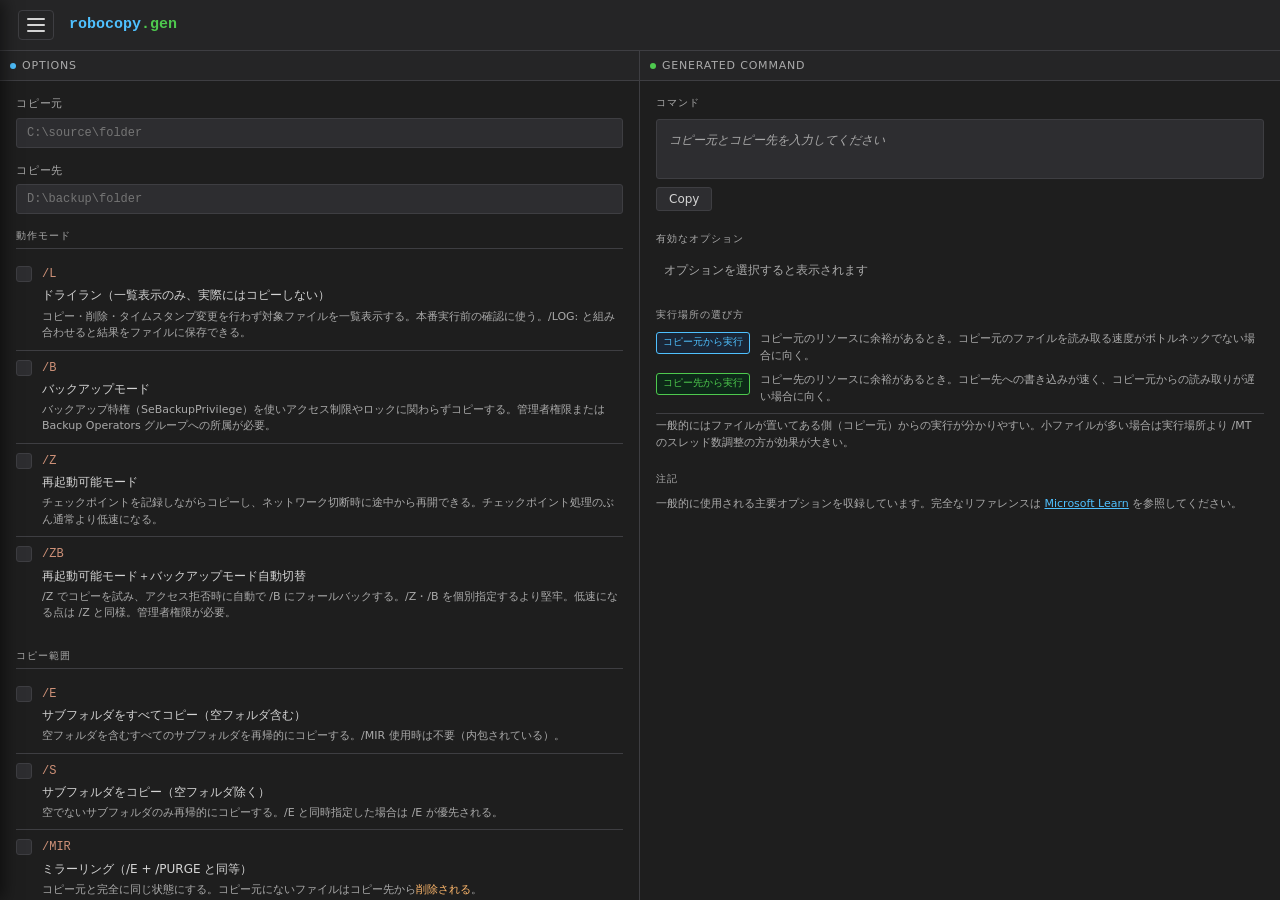
<file: tools/robocopy-gen.html>
<!DOCTYPE html>
<html lang="ja">

<head>
  <meta charset="UTF-8">
  <meta name="viewport" content="width=device-width, initial-scale=1.0">
  <title>Robocopy Generator</title>
    <link rel="stylesheet" href="../assets/css/common.css">
  <link rel="stylesheet" href="../assets/css/nav.css">
  <style>


    *,
    *::before,
    *::after {
      box-sizing: border-box;
      margin: 0;
      padding: 0;
    }

    body {
      background: var(--bg);
      color: var(--text);
      font-family: var(--sans);
      height: 100vh;
      display: flex;
      flex-direction: column;
      overflow: hidden;
    }

    /* ── Header ── */
    header {
      display: flex;
      align-items: center;
      padding: 10px 18px;
      background: var(--surface);
      border-bottom: 1px solid var(--border);
      flex-shrink: 0;
    }

    .logo {
      font-family: var(--mono);
      font-size: 15px;
      font-weight: 600;
      color: var(--accent);
    }

    .logo span {
      color: var(--accent2);
    }

    /* ── 2-pane layout ── */
    main {
      display: grid;
      grid-template-columns: 1fr 1fr;
      flex: 1;
      overflow: hidden;
      min-height: 0;
    }

    .pane {
      display: flex;
      flex-direction: column;
      border-right: 1px solid var(--border);
      overflow: hidden;
    }

    .pane:last-child {
      border-right: none;
    }

    .pane-header {
      display: flex;
      align-items: center;
      padding: 5px 10px;
      background: var(--surface);
      border-bottom: 1px solid var(--border);
      flex-shrink: 0;
      min-height: 30px;
    }

    .pane-title {
      display: flex;
      align-items: center;
      gap: 6px;
      font-family: var(--sans);
      font-size: 11px;
      color: var(--muted);
      text-transform: uppercase;
      letter-spacing: 0.8px;
    }

    .dot {
      width: 6px;
      height: 6px;
      border-radius: 50%;
      background: var(--accent);
      flex-shrink: 0;
    }

    .dot.green {
      background: var(--accent2);
    }

    .pane-body {
      flex: 1;
      overflow-y: auto;
      padding: 14px 16px;
    }

    /* ── Path fields ── */
    .field {
      margin-bottom: 14px;
    }

    .field label {
      display: block;
      font-size: 11px;
      color: var(--muted);
      text-transform: uppercase;
      letter-spacing: 0.8px;
      margin-bottom: 5px;
    }

    input[type="text"] {
      width: 100%;
      padding: 7px 10px;
      background: var(--surface2);
      color: var(--text);
      border: 1px solid var(--border);
      border-radius: 3px;
      font-family: var(--mono);
      font-size: 12px;
      outline: none;
      appearance: none;
      -webkit-appearance: none;
    }

    input[type="text"]:focus {
      border-color: var(--accent);
    }

    input[type="number"] {
      width: 80px;
      padding: 4px 8px;
      background: var(--surface2);
      color: var(--text);
      border: 1px solid var(--border);
      border-radius: 3px;
      font-family: var(--mono);
      font-size: 12px;
      outline: none;
      appearance: none;
      -webkit-appearance: none;
      text-align: right;
    }

    input[type="number"]:focus {
      border-color: var(--accent);
    }

    /* ── Option groups ── */
    .opt-group {
      margin-bottom: 18px;
    }

    .opt-group-label {
      font-size: 10px;
      color: var(--dim);
      text-transform: uppercase;
      letter-spacing: 1px;
      margin-bottom: 8px;
      padding-bottom: 4px;
      border-bottom: 1px solid var(--border);
    }

    .opt-item {
      display: flex;
      align-items: flex-start;
      gap: 10px;
      padding: 8px 0;
      border-bottom: 1px solid var(--border);
      transition: opacity .15s;
    }

    .opt-item:last-child {
      border-bottom: none;
    }

    .opt-item.clickable {
      cursor: pointer;
    }

    .opt-item.disabled {
      opacity: 0.35;
      pointer-events: none;
    }

    /* カスタムチェックボックス */
    .checkbox {
      width: 16px;
      height: 16px;
      border: 1px solid var(--border);
      border-radius: 3px;
      background: var(--surface2);
      flex-shrink: 0;
      margin-top: 1px;
      display: flex;
      align-items: center;
      justify-content: center;
      transition: background .1s, border-color .1s;
      cursor: pointer;
    }

    .checkbox.checked {
      background: var(--accent);
      border-color: var(--accent);
    }

    .checkbox.checked::after {
      content: '';
      width: 9px;
      height: 5px;
      border-left: 2px solid #0d1117;
      border-bottom: 2px solid #0d1117;
      transform: rotate(-45deg) translateY(-1px);
      display: block;
    }

    .checkbox.ghost {
      visibility: hidden;
      cursor: default;
    }

    .opt-text {
      flex: 1;
    }

    .opt-flag {
      font-family: var(--mono);
      font-size: 12px;
      color: var(--accent3);
      margin-bottom: 2px;
    }

    .opt-name {
      font-size: 12px;
      color: var(--text);
      margin-bottom: 3px;
    }

    .opt-desc {
      font-size: 11px;
      color: var(--muted);
      line-height: 1.5;
    }

    .opt-warn {
      color: var(--warn);
    }

    .opt-reason {
      display: none;
      font-size: 10px;
      color: var(--warn);
      margin-top: 3px;
    }

    .opt-item.disabled .opt-reason {
      display: block;
    }

    /* サブ入力欄 */
    .sub-field {
      margin-top: 8px;
    }

    .sub-field input[type="text"] {
      font-size: 11px;
    }

    .sub-field-row {
      display: flex;
      align-items: center;
      gap: 8px;
    }

    .sub-field-row label {
      font-size: 11px;
      color: var(--muted);
      white-space: nowrap;
    }

    /* /COPY: /DCOPY: フラグボタン */
    .copy-flags {
      display: flex;
      flex-wrap: wrap;
      gap: 6px;
      margin-top: 8px;
    }

    .copy-flag-btn {
      display: inline-flex;
      align-items: center;
      padding: 3px 8px;
      border-radius: 3px;
      border: 1px solid var(--border);
      background: var(--surface2);
      color: var(--muted);
      font-family: var(--mono);
      font-size: 11px;
      cursor: pointer;
      user-select: none;
      transition: all .1s;
    }

    .copy-flag-btn.active {
      border-color: var(--accent3);
      color: var(--accent3);
      background: #2a1f0e;
    }

    /* /LOG: モード選択 */
    .log-mode {
      display: flex;
      gap: 12px;
      margin-top: 8px;
      font-size: 11px;
      color: var(--muted);
    }

    .log-mode label {
      display: flex;
      align-items: center;
      gap: 5px;
      cursor: pointer;
    }

    .log-mode input[type="radio"] {
      accent-color: var(--accent);
    }

    /* /R: /W: 行 */
    .retry-row {
      display: flex;
      align-items: center;
      gap: 8px;
      margin-top: 6px;
      flex-wrap: wrap;
    }

    .retry-row label {
      font-size: 11px;
      color: var(--muted);
      white-space: nowrap;
    }

    /* ── 右ペイン: 出力 ── */
    .output-section {
      margin-bottom: 20px;
    }

    .output-label {
      font-size: 10px;
      color: var(--dim);
      text-transform: uppercase;
      letter-spacing: 1px;
      margin-bottom: 8px;
    }

    .command-box {
      background: var(--surface2);
      border: 1px solid var(--border);
      border-radius: 3px;
      padding: 12px;
      font-family: var(--mono);
      font-size: 12px;
      color: var(--accent2);
      word-break: break-all;
      line-height: 1.6;
      white-space: pre-wrap;
      min-height: 60px;
    }

    .command-box.empty {
      color: var(--dim);
      font-style: italic;
    }

    .command-box.dryrun {
      color: var(--accent3);
      border-color: var(--accent3);
    }

    .dryrun-badge {
      display: none;
      font-size: 10px;
      color: var(--accent3);
      border: 1px solid var(--accent3);
      border-radius: 3px;
      padding: 1px 6px;
      margin-left: 8px;
    }

    .dryrun-badge.show {
      display: inline;
    }

    .btn {
      display: inline-flex;
      align-items: center;
      gap: 5px;
      margin-top: 8px;
      padding: 4px 12px;
      border-radius: 3px;
      border: 1px solid var(--border);
      background: var(--surface2);
      color: var(--text);
      font-family: var(--sans);
      font-size: 12px;
      cursor: pointer;
      white-space: nowrap;
    }

    .ref-table {
      width: 100%;
      border-collapse: collapse;
      font-size: 12px;
    }

    .ref-table tr {
      border-bottom: 1px solid var(--border);
    }

    .ref-table tr:last-child {
      border-bottom: none;
    }

    .ref-table td {
      padding: 7px 8px;
      vertical-align: top;
    }

    .ref-table td:first-child {
      font-family: var(--mono);
      color: var(--accent3);
      white-space: nowrap;
      width: 1%;
      padding-right: 14px;
    }

    .ref-table td:last-child {
      color: var(--muted);
      line-height: 1.5;
    }

    .info-box {
      display: flex;
      flex-direction: column;
      gap: 8px;
    }

    .info-row {
      display: flex;
      align-items: flex-start;
      gap: 10px;
    }

    .info-tag {
      flex-shrink: 0;
      font-size: 10px;
      font-family: var(--mono);
      padding: 2px 6px;
      border-radius: 3px;
      margin-top: 1px;
      white-space: nowrap;
    }

    .info-tag.src {
      background: #1a2535;
      color: var(--accent);
      border: 1px solid var(--accent);
    }

    .info-tag.dst {
      background: #0d2818;
      color: var(--accent2);
      border: 1px solid var(--accent2);
    }

    .info-body {
      font-size: 11px;
      color: var(--muted);
      line-height: 1.5;
    }

    .info-note {
      font-size: 11px;
      color: var(--dim);
      line-height: 1.5;
      padding-top: 4px;
      border-top: 1px solid var(--border);
    }

    .note-text {
      font-size: 11px;
      color: var(--muted);
      line-height: 1.6;
    }

    /* ── Toast ── */
    .toast {
      position: fixed;
      bottom: 18px;
      right: 18px;
      padding: 7px 14px;
      background: var(--surface2);
      border: 1px solid var(--accent2);
      border-radius: 3px;
      font-family: var(--sans);
      font-size: 12px;
      color: var(--accent2);
      opacity: 0;
      pointer-events: none;
      z-index: 999;
      transition: opacity .18s;
    }

    .toast.show {
      opacity: 1;
    }
  </style>
</head>

<body>

  <header>
    <div class="logo">robocopy<span>.gen</span></div>
  </header>

  <main>
    <!-- 左: オプション -->
    <div class="pane">
      <div class="pane-header">
        <div class="pane-title"><span class="dot"></span>OPTIONS</div>
      </div>
      <div class="pane-body">

        <div class="field">
          <label>コピー元</label>
          <input type="text" id="src" placeholder="C:\source\folder" oninput="generate()">
        </div>
        <div class="field">
          <label>コピー先</label>
          <input type="text" id="dst" placeholder="D:\backup\folder" oninput="generate()">
        </div>

        <!-- ① 動作モード -->
        <div class="opt-group">
          <div class="opt-group-label">動作モード</div>

          <div class="opt-item clickable" id="item_l" onclick="toggle('opt_l')">
            <div class="checkbox" id="opt_l"></div>
            <div class="opt-text">
              <div class="opt-flag">/L</div>
              <div class="opt-name">ドライラン（一覧表示のみ、実際にはコピーしない）</div>
              <div class="opt-desc">コピー・削除・タイムスタンプ変更を行わず対象ファイルを一覧表示する。本番実行前の確認に使う。/LOG: と組み合わせると結果をファイルに保存できる。</div>
              <div class="opt-reason" id="reason_l"></div>
            </div>
          </div>

          <div class="opt-item clickable" id="item_b" onclick="toggle('opt_b')">
            <div class="checkbox" id="opt_b"></div>
            <div class="opt-text">
              <div class="opt-flag">/B</div>
              <div class="opt-name">バックアップモード</div>
              <div class="opt-desc">バックアップ特権（SeBackupPrivilege）を使いアクセス制限やロックに関わらずコピーする。管理者権限または Backup Operators
                グループへの所属が必要。</div>
              <div class="opt-reason" id="reason_b"></div>
            </div>
          </div>

          <div class="opt-item clickable" id="item_z" onclick="toggle('opt_z')">
            <div class="checkbox" id="opt_z"></div>
            <div class="opt-text">
              <div class="opt-flag">/Z</div>
              <div class="opt-name">再起動可能モード</div>
              <div class="opt-desc">チェックポイントを記録しながらコピーし、ネットワーク切断時に途中から再開できる。チェックポイント処理のぶん通常より低速になる。</div>
              <div class="opt-reason" id="reason_z"></div>
            </div>
          </div>

          <div class="opt-item clickable" id="item_zb" onclick="toggle('opt_zb')">
            <div class="checkbox" id="opt_zb"></div>
            <div class="opt-text">
              <div class="opt-flag">/ZB</div>
              <div class="opt-name">再起動可能モード＋バックアップモード自動切替</div>
              <div class="opt-desc">/Z でコピーを試み、アクセス拒否時に自動で /B にフォールバックする。/Z・/B を個別指定するより堅牢。低速になる点は /Z と同様。管理者権限が必要。
              </div>
              <div class="opt-reason" id="reason_zb"></div>
            </div>
          </div>
        </div>

        <!-- ② コピー範囲 -->
        <div class="opt-group">
          <div class="opt-group-label">コピー範囲</div>

          <div class="opt-item clickable" id="item_e" onclick="toggle('opt_e')">
            <div class="checkbox" id="opt_e"></div>
            <div class="opt-text">
              <div class="opt-flag">/E</div>
              <div class="opt-name">サブフォルダをすべてコピー（空フォルダ含む）</div>
              <div class="opt-desc">空フォルダを含むすべてのサブフォルダを再帰的にコピーする。/MIR 使用時は不要（内包されている）。</div>
              <div class="opt-reason" id="reason_e"></div>
            </div>
          </div>

          <div class="opt-item clickable" id="item_s" onclick="toggle('opt_s')">
            <div class="checkbox" id="opt_s"></div>
            <div class="opt-text">
              <div class="opt-flag">/S</div>
              <div class="opt-name">サブフォルダをコピー（空フォルダ除く）</div>
              <div class="opt-desc">空でないサブフォルダのみ再帰的にコピーする。/E と同時指定した場合は /E が優先される。</div>
              <div class="opt-reason" id="reason_s"></div>
            </div>
          </div>

          <div class="opt-item clickable" id="item_mir" onclick="toggle('opt_mir')">
            <div class="checkbox" id="opt_mir"></div>
            <div class="opt-text">
              <div class="opt-flag">/MIR</div>
              <div class="opt-name">ミラーリング（/E + /PURGE と同等）</div>
              <div class="opt-desc">コピー元と完全に同じ状態にする。コピー元にないファイルはコピー先から<span class="opt-warn">削除される</span>。</div>
              <div class="opt-reason" id="reason_mir"></div>
            </div>
          </div>

          <div class="opt-item clickable" id="item_mov" onclick="toggle('opt_mov')">
            <div class="checkbox" id="opt_mov"></div>
            <div class="opt-text">
              <div class="opt-flag">/MOV</div>
              <div class="opt-name">ファイルの移動（コピー後に元ファイルを削除）</div>
              <div class="opt-desc">コピー後にコピー元のファイルを削除する。フォルダ自体は残る。フォルダごと削除するには /MOVE を使用。</div>
              <div class="opt-reason" id="reason_mov"></div>
            </div>
          </div>

          <div class="opt-item clickable" id="item_move" onclick="toggle('opt_move')">
            <div class="checkbox" id="opt_move"></div>
            <div class="opt-text">
              <div class="opt-flag">/MOVE</div>
              <div class="opt-name">ファイルとフォルダの移動（コピー後に元をすべて削除）</div>
              <div class="opt-desc">コピー後にコピー元のファイルとフォルダをすべて削除する。/MOV との違いはフォルダも削除される点。</div>
              <div class="opt-reason" id="reason_move"></div>
            </div>
          </div>
        </div>

        <!-- ③ コピー先の操作 -->
        <div class="opt-group">
          <div class="opt-group-label">コピー先の操作</div>

          <div class="opt-item clickable" id="item_purge" onclick="toggle('opt_purge')">
            <div class="checkbox" id="opt_purge"></div>
            <div class="opt-text">
              <div class="opt-flag">/PURGE</div>
              <div class="opt-name">コピー元にないファイルをコピー先から削除</div>
              <div class="opt-desc">コピー元にないファイルやフォルダをコピー先から<span class="opt-warn">削除する</span>。/MIR
                の削除機能のみを単独で使いたい場合に使用。/XX と同時指定すると /XX が優先され削除は行われない。</div>
              <div class="opt-reason" id="reason_purge"></div>
            </div>
          </div>

          <div class="opt-item clickable" id="item_xx" onclick="toggle('opt_xx')">
            <div class="checkbox" id="opt_xx"></div>
            <div class="opt-text">
              <div class="opt-flag">/XX</div>
              <div class="opt-name">コピー元にないファイルをコピー先で保持（削除しない）</div>
              <div class="opt-desc">コピー先にのみ存在するファイルを削除せず保持する。/PURGE・/MIR と同時指定した場合も /XX が優先される。</div>
            </div>
          </div>

          <div class="opt-item clickable" id="item_xo" onclick="toggle('opt_xo')">
            <div class="checkbox" id="opt_xo"></div>
            <div class="opt-text">
              <div class="opt-flag">/XO</div>
              <div class="opt-name">コピー先が同日付以上なら上書きしない</div>
              <div class="opt-desc">コピー先のファイルがコピー元と同日付か新しい場合はコピーしない。コピー先で編集したファイルを古いバージョンで上書きすることを防ぐ。</div>
            </div>
          </div>

          <div class="opt-item clickable" id="item_it" onclick="toggle('opt_it')">
            <div class="checkbox" id="opt_it"></div>
            <div class="opt-text">
              <div class="opt-flag">/IT</div>
              <div class="opt-name">属性だけ異なるファイルを強制コピー</div>
              <div class="opt-desc">
                ファイルサイズと日時が同じでも属性（読み取り専用・隠し属性など）が異なる場合にコピーする。デフォルトでは属性の差異は無視されるため、属性変更を確実に同期したい場合に使用する。</div>
            </div>
          </div>
        </div>

        <!-- ④ 除外 -->
        <div class="opt-group">
          <div class="opt-group-label">除外</div>

          <div class="opt-item">
            <div class="checkbox ghost"></div>
            <div class="opt-text">
              <div class="opt-flag">/XF</div>
              <div class="opt-name">除外ファイル</div>
              <div class="opt-desc">コピーしないファイル名やパターンをスペース区切りで指定。ワイルドカード（* ?）使用可。例: *.tmp *.log thumbs.db</div>
              <div class="sub-field">
                <input type="text" id="xf" placeholder="*.tmp *.log thumbs.db" oninput="generate()">
              </div>
            </div>
          </div>

          <div class="opt-item">
            <div class="checkbox ghost"></div>
            <div class="opt-text">
              <div class="opt-flag">/XD</div>
              <div class="opt-name">除外フォルダ</div>
              <div class="opt-desc">コピーしないフォルダ名やパスをスペース区切りで指定。ワイルドカード使用可。例: .git node_modules Temp</div>
              <div class="sub-field">
                <input type="text" id="xd" placeholder=".git node_modules Temp" oninput="generate()">
              </div>
            </div>
          </div>

          <div class="opt-item clickable" id="item_xh" onclick="toggle('opt_xh')">
            <div class="checkbox" id="opt_xh"></div>
            <div class="opt-text">
              <div class="opt-flag">/XA:H</div>
              <div class="opt-name">隠しファイルを除外</div>
              <div class="opt-desc">隠し属性（Hidden）が付いたファイルをコピー対象から除外する。</div>
            </div>
          </div>

          <div class="opt-item clickable" id="item_xs" onclick="toggle('opt_xs')">
            <div class="checkbox" id="opt_xs"></div>
            <div class="opt-text">
              <div class="opt-flag">/XA:S</div>
              <div class="opt-name">システムファイルを除外</div>
              <div class="opt-desc">システム属性（System）が付いたファイルをコピー対象から除外する。</div>
            </div>
          </div>
        </div>

        <!-- ⑤ コピー属性 -->
        <div class="opt-group">
          <div class="opt-group-label">コピー属性</div>

          <div class="opt-item clickable" id="item_copy" onclick="toggleFlagsSection('opt_copy', 'copyFlagsWrap')">
            <div class="checkbox" id="opt_copy"></div>
            <div class="opt-text">
              <div class="opt-flag">/COPY:</div>
              <div class="opt-name">コピーする属性を選択</div>
              <div class="opt-desc">デフォルトは DAT（データ・属性・タイムスタンプ）。S・O・U の追加には管理者権限が必要。</div>
              <div class="copy-flags" id="copyFlagsWrap" style="display:none" onclick="event.stopPropagation()">
                <span class="copy-flag-btn active" data-flag="D" onclick="onFlagClick(this)" title="Data: ファイル本体">D
                  データ</span>
                <span class="copy-flag-btn active" data-flag="A" onclick="onFlagClick(this)" title="Attributes: 属性">A
                  属性</span>
                <span class="copy-flag-btn active" data-flag="T" onclick="onFlagClick(this)"
                  title="Timestamps: タイムスタンプ">T 日時</span>
                <span class="copy-flag-btn" data-flag="S" onclick="onFlagClick(this)" title="Security: NTFS ACL">S
                  ACL</span>
                <span class="copy-flag-btn" data-flag="O" onclick="onFlagClick(this)" title="Owner: オーナー情報">O
                  オーナー</span>
                <span class="copy-flag-btn" data-flag="U" onclick="onFlagClick(this)" title="aUditing: 監査情報">U 監査</span>
              </div>
            </div>
          </div>

          <div class="opt-item clickable" id="item_copyall" onclick="toggle('opt_copyall')">
            <div class="checkbox" id="opt_copyall"></div>
            <div class="opt-text">
              <div class="opt-flag">/COPYALL</div>
              <div class="opt-name">すべての属性をコピー（/COPY:DATSOU と同等）</div>
              <div class="opt-desc">データ・属性・タイムスタンプ・ACL・オーナー・監査情報をすべてコピーする。管理者権限が必要。</div>
            </div>
          </div>

          <div class="opt-item clickable" id="item_dcopy" onclick="toggleFlagsSection('opt_dcopy', 'dcopyFlagsWrap')">
            <div class="checkbox" id="opt_dcopy"></div>
            <div class="opt-text">
              <div class="opt-flag">/DCOPY:</div>
              <div class="opt-name">ディレクトリにコピーする属性を選択</div>
              <div class="opt-desc">ディレクトリ自体にコピーする属性を指定する。デフォルトは DA（データ・属性）。T を加えた DAT が /COPYALL と合わせてよく使われる組み合わせ。
              </div>
              <div class="copy-flags" id="dcopyFlagsWrap" style="display:none" onclick="event.stopPropagation()">
                <span class="copy-flag-btn active" data-flag="D" onclick="onFlagClick(this)" title="Data: ディレクトリデータ">D
                  データ</span>
                <span class="copy-flag-btn active" data-flag="A" onclick="onFlagClick(this)" title="Attributes: 属性">A
                  属性</span>
                <span class="copy-flag-btn" data-flag="T" onclick="onFlagClick(this)" title="Timestamps: タイムスタンプ">T
                  日時</span>
              </div>
            </div>
          </div>
        </div>

        <!-- ⑥ ネットワーク・互換性 -->
        <div class="opt-group">
          <div class="opt-group-label">ネットワーク・互換性</div>

          <div class="opt-item clickable" id="item_mt" onclick="toggleWithSub('opt_mt', 'mtWrap')">
            <div class="checkbox" id="opt_mt"></div>
            <div class="opt-text">
              <div class="opt-flag">/MT[:n]</div>
              <div class="opt-name">マルチスレッドコピー</div>
              <div class="opt-desc">複数スレッドで並行コピーし高速化する。デフォルト 8、最大 128。スレッド数が多すぎると逆効果になることがあるため環境に合わせて調整する。/LOG:
                との組み合わせでさらに高速化できる。</div>
              <div class="opt-reason" id="reason_mt"></div>
              <div class="sub-field" id="mtWrap" style="display:none" onclick="event.stopPropagation()">
                <div class="sub-field-row">
                  <label>スレッド数:</label>
                  <input type="number" id="mtVal" value="8" min="1" max="128" oninput="generate()">
                </div>
              </div>
            </div>
          </div>

          <div class="opt-item clickable" id="item_j" onclick="toggle('opt_j')">
            <div class="checkbox" id="opt_j"></div>
            <div class="opt-text">
              <div class="opt-flag">/J</div>
              <div class="opt-name">非バッファ I/O（大容量ファイル向け）</div>
              <div class="opt-desc">システムキャッシュを使わずにコピーし、他のプロセスへの影響を抑える。小ファイルが多い環境では効果が薄い。</div>
            </div>
          </div>

          <div class="opt-item clickable" id="item_compress" onclick="toggle('opt_compress')">
            <div class="checkbox" id="opt_compress"></div>
            <div class="opt-text">
              <div class="opt-flag">/COMPRESS</div>
              <div class="opt-name">SMB ネットワーク圧縮転送</div>
              <div class="opt-desc">転送時に SMB 圧縮を要求しネットワーク帯域を削減する。Windows 10 2020年8月以降で有効。非対応環境では無視される。</div>
            </div>
          </div>

          <div class="opt-item clickable" id="item_ipg" onclick="toggleWithSub('opt_ipg', 'ipgWrap')">
            <div class="checkbox" id="opt_ipg"></div>
            <div class="opt-text">
              <div class="opt-flag">/IPG:n</div>
              <div class="opt-name">パケット間の待機時間（帯域制限）</div>
              <div class="opt-desc">64KB パケット送信ごとに n ミリ秒待機し、ネットワーク帯域の消費を抑える。業務時間中のバックグラウンドコピーに有用。</div>
              <div class="opt-reason" id="reason_ipg"></div>
              <div class="sub-field" id="ipgWrap" style="display:none" onclick="event.stopPropagation()">
                <div class="sub-field-row">
                  <label>待機時間 (ms):</label>
                  <input type="number" id="ipgVal" value="100" min="1" oninput="generate()">
                </div>
              </div>
            </div>
          </div>

          <div class="opt-item clickable" id="item_fft" onclick="toggle('opt_fft')">
            <div class="checkbox" id="opt_fft"></div>
            <div class="opt-text">
              <div class="opt-flag">/FFT</div>
              <div class="opt-name">FATタイムスタンプの許容誤差（2秒）</div>
              <div class="opt-desc">FAT は 2 秒単位のタイムスタンプ精度しか持たないため、NTFS ↔ FAT 間や Linux NAS とのコピーで不要な差分が生じる場合に使用する。</div>
            </div>
          </div>

          <div class="opt-item clickable" id="item_dst" onclick="toggle('opt_dst')">
            <div class="checkbox" id="opt_dst"></div>
            <div class="opt-text">
              <div class="opt-flag">/DST</div>
              <div class="opt-name">サマータイム（DST）の1時間誤差を補正</div>
              <div class="opt-desc">夏時間切り替えによるタイムスタンプの1時間差を許容する。/FFT と組み合わせて使うことが多い。</div>
            </div>
          </div>
        </div>

        <!-- ⑦ ログ・進捗 -->
        <div class="opt-group">
          <div class="opt-group-label">ログ・進捗</div>

          <div class="opt-item clickable" id="item_np" onclick="toggle('opt_np')">
            <div class="checkbox" id="opt_np"></div>
            <div class="opt-text">
              <div class="opt-flag">/NP</div>
              <div class="opt-name">進捗パーセントを非表示</div>
              <div class="opt-desc">/LOG: と組み合わせるとパーセント表示のログへの大量記録を防ぎ読みやすくなる。</div>
            </div>
          </div>

          <div class="opt-item clickable" id="item_tee" onclick="toggle('opt_tee')">
            <div class="checkbox" id="opt_tee"></div>
            <div class="opt-text">
              <div class="opt-flag">/TEE</div>
              <div class="opt-name">コンソールとログファイルの両方に出力</div>
              <div class="opt-desc">/LOG: 単独ではコンソール出力が抑制されるが、/TEE を追加するとコンソールにも同時に表示される。</div>
            </div>
          </div>

          <div class="opt-item clickable" id="item_log" onclick="toggleWithSub('opt_log', 'logWrap')">
            <div class="checkbox" id="opt_log"></div>
            <div class="opt-text">
              <div class="opt-flag">/LOG: / /LOG+:</div>
              <div class="opt-name">ログファイルに出力</div>
              <div class="opt-desc">/LOG: は上書き、/LOG+: は追記。出力先ディレクトリは事前に作成しておく必要がある（自動作成されない）。</div>
              <div class="sub-field" id="logWrap" style="display:none" onclick="event.stopPropagation()">
                <div class="log-mode">
                  <label><input type="radio" name="logMode" value="overwrite" checked onchange="generate()"> /LOG:
                    上書き</label>
                  <label><input type="radio" name="logMode" value="append" onchange="generate()"> /LOG+: 追記</label>
                </div>
                <input type="text" id="logPath" placeholder="C:\logs\robocopy.log" oninput="generate()"
                  style="margin-top:6px;font-size:11px">
              </div>
            </div>
          </div>
        </div>

        <!-- ⑧ 再試行 -->
        <div class="opt-group">
          <div class="opt-group-label">再試行</div>
          <div class="opt-item">
            <div class="checkbox ghost"></div>
            <div class="opt-text">
              <div class="opt-flag">/R: &amp; /W:</div>
              <div class="opt-name">リトライ回数・待機秒数</div>
              <div class="opt-desc">デフォルトは /R:1000000
                /W:30。不安定なネットワーク環境を想定した値のため、安定したローカルコピーでは短くしても問題ない。空欄にするとデフォルト値が使用される。</div>
              <div class="retry-row">
                <label>/R: リトライ回数</label>
                <input type="number" id="retry" placeholder="既定値" min="0" max="9999999" oninput="generate()">
                <label>/W: 待機秒数</label>
                <input type="number" id="wait" placeholder="既定値" min="0" max="9999999" oninput="generate()">
              </div>
            </div>
          </div>
        </div>

        <!-- ⑨ 繰り返し実行 -->
        <div class="opt-group">
          <div class="opt-group-label">繰り返し実行</div>

          <div class="opt-item clickable" id="item_mon" onclick="toggleWithSub('opt_mon', 'monWrap')">
            <div class="checkbox" id="opt_mon"></div>
            <div class="opt-text">
              <div class="opt-flag">/MON:n</div>
              <div class="opt-name">変更検知による自動再実行</div>
              <div class="opt-desc">コピー元で n 件以上の変更が検出されたら自動再実行する。Ctrl+C で停止するまで継続する。/MOT と組み合わせて使うことが多い。</div>
              <div class="sub-field" id="monWrap" style="display:none" onclick="event.stopPropagation()">
                <div class="sub-field-row">
                  <label>変更件数のしきい値:</label>
                  <input type="number" id="monVal" value="1" min="1" oninput="generate()">
                </div>
              </div>
            </div>
          </div>

          <div class="opt-item clickable" id="item_mot" onclick="toggleWithSub('opt_mot', 'motWrap')">
            <div class="checkbox" id="opt_mot"></div>
            <div class="opt-text">
              <div class="opt-flag">/MOT:m</div>
              <div class="opt-name">一定時間ごとの自動再実行</div>
              <div class="opt-desc">変更があった場合に m 分ごとに再実行する。/MON と組み合わせると「n 件以上の変更があれば m 分後に実行」という動作になる。</div>
              <div class="sub-field" id="motWrap" style="display:none" onclick="event.stopPropagation()">
                <div class="sub-field-row">
                  <label>間隔 (分):</label>
                  <input type="number" id="motVal" value="30" min="1" oninput="generate()">
                </div>
              </div>
            </div>
          </div>

          <div class="opt-item clickable" id="item_rh" onclick="toggleWithSub('opt_rh', 'rhWrap')">
            <div class="checkbox" id="opt_rh"></div>
            <div class="opt-text">
              <div class="opt-flag">/RH:hhmm-hhmm</div>
              <div class="opt-name">実行可能時間帯の指定</div>
              <div class="opt-desc">例: /RH:2200-0600 は 22:00〜6:00 のみ実行。時間外に起動した場合は次の開始時刻まで待機する。</div>
              <div class="sub-field" id="rhWrap" style="display:none" onclick="event.stopPropagation()">
                <div class="sub-field-row">
                  <label>開始 (hhmm):</label>
                  <input type="text" id="rhStart" placeholder="2200" oninput="generate()" style="width:70px">
                  <label style="margin-left:8px">終了 (hhmm):</label>
                  <input type="text" id="rhEnd" placeholder="0600" oninput="generate()" style="width:70px">
                </div>
              </div>
            </div>
          </div>

          <div class="opt-item clickable" id="item_pf" onclick="toggle('opt_pf')">
            <div class="checkbox" id="opt_pf"></div>
            <div class="opt-text">
              <div class="opt-flag">/PF</div>
              <div class="opt-name">実行可能時間帯をファイル単位でチェック</div>
              <div class="opt-desc">/RH の時間帯チェックをパス単位からファイル単位に変更する。大量ファイルのコピー中でも時間帯制御を細かく効かせたい場合に使用。</div>
            </div>
          </div>
        </div>

      </div>
    </div>

    <!-- 右: 生成コマンド -->
    <div class="pane">
      <div class="pane-header">
        <div class="pane-title">
          <span class="dot green"></span>GENERATED COMMAND
          <span class="dryrun-badge" id="dryrunBadge">DRY RUN</span>
        </div>
      </div>
      <div class="pane-body">

        <div class="output-section">
          <div class="output-label">コマンド</div>
          <div class="command-box empty" id="commandBox">コピー元とコピー先を入力してください</div>
          <button class="btn" onclick="copyCommand()">Copy</button>
        </div>

        <div class="output-section">
          <div class="output-label">有効なオプション</div>
          <table class="ref-table" id="activeOpts">
            <tr>
              <td colspan="2" style="color:var(--dim);font-size:12px">オプションを選択すると表示されます</td>
            </tr>
          </table>
        </div>

        <div class="output-section">
          <div class="output-label">実行場所の選び方</div>
          <div class="info-box">
            <div class="info-row">
              <div class="info-tag src">コピー元から実行</div>
              <div class="info-body">コピー元のリソースに余裕があるとき。コピー元のファイルを読み取る速度がボトルネックでない場合に向く。</div>
            </div>
            <div class="info-row">
              <div class="info-tag dst">コピー先から実行</div>
              <div class="info-body">コピー先のリソースに余裕があるとき。コピー先への書き込みが速く、コピー元からの読み取りが遅い場合に向く。</div>
            </div>
            <div class="info-note">一般的にはファイルが置いてある側（コピー元）からの実行が分かりやすい。小ファイルが多い場合は実行場所より /MT のスレッド数調整の方が効果が大きい。</div>
          </div>
        </div>

        <div class="output-section">
          <div class="output-label">注記</div>
          <div class="note-text">一般的に使用される主要オプションを収録しています。完全なリファレンスは <a
              href="https://learn.microsoft.com/ja-jp/windows-server/administration/windows-commands/robocopy"
              target="_blank" style="color:var(--accent)">Microsoft Learn</a> を参照してください。</div>
        </div>

      </div>
    </div>
  </main>

  <div class="toast" id="toast"></div>

  <script>
    // ================================================================
    //  状態管理
    // ================================================================
    var checkState = {};

    function isChecked(id) { return !!checkState[id]; }

    function setChecked(id, val) {
      checkState[id] = !!val;
      var el = document.getElementById(id);
      if (el) { el.classList.toggle('checked', checkState[id]); }
    }

    function toggle(id) {
      setChecked(id, !checkState[id]);
      applyExclusionRules();
      generate();
    }

    // チェック＋サブ入力欄の開閉
    function toggleWithSub(id, subId) {
      toggle(id);
      var wrap = document.getElementById(subId);
      if (wrap) { wrap.style.display = isChecked(id) ? 'block' : 'none'; }
    }

    // チェック＋フラグボタン群の開閉（/COPY: /DCOPY: 共通）
    function toggleFlagsSection(id, wrapperId) {
      toggle(id);
      var wrap = document.getElementById(wrapperId);
      if (wrap) { wrap.style.display = isChecked(id) ? 'flex' : 'none'; }
    }

    // フラグボタン（/COPY: /DCOPY: 共通）
    function onFlagClick(el) {
      el.classList.toggle('active');
      generate();
    }

    // ================================================================
    //  排他制御
    // ================================================================
    var EXCLUSION_RULES = [
      { when: 'opt_mir', disables: ['opt_e', 'opt_s', 'opt_mov', 'opt_move'], reason: '/MIR が /E・/S を内包し、/MOV・/MOVE と相反するため' },
      { when: 'opt_mov', disables: ['opt_mir', 'opt_move'], reason: '/MOV と /MIR・/MOVE は同時使用不可' },
      { when: 'opt_move', disables: ['opt_mir', 'opt_mov'], reason: '/MOVE と /MIR・/MOV は同時使用不可' },
      { when: 'opt_purge', disables: ['opt_mir'], reason: '/PURGE と /MIR は同時使用不可（/MIR が /PURGE を内包）' },
      { when: 'opt_z', disables: ['opt_zb'], reason: '/Z と /ZB は排他' },
      { when: 'opt_zb', disables: ['opt_z', 'opt_b'], reason: '/ZB が /Z・/B を内包するため' },
      { when: 'opt_b', disables: ['opt_zb'], reason: '/B と /ZB は排他（/ZB が /B を内包）' },
      { when: 'opt_mt', disables: ['opt_ipg'], reason: '/MT と /IPG は同時使用不可' },
      { when: 'opt_ipg', disables: ['opt_mt'], reason: '/IPG と /MT は同時使用不可' }
    ];

    // サブ入力欄を持つオプションの閉じ先マップ
    var SUB_WRAP_MAP = { opt_mt: 'mtWrap', opt_ipg: 'ipgWrap', opt_log: 'logWrap', opt_mon: 'monWrap', opt_mot: 'motWrap', opt_rh: 'rhWrap' };

    function applyExclusionRules() {
      // 全アイテムを有効に戻す
      var allItems = document.querySelectorAll('.opt-item[id]');
      for (var i = 0; i < allItems.length; i++) { allItems[i].classList.remove('disabled'); }
      var allReasons = document.querySelectorAll('.opt-reason');
      for (var i = 0; i < allReasons.length; i++) { allReasons[i].textContent = ''; }

      for (var r = 0; r < EXCLUSION_RULES.length; r++) {
        var rule = EXCLUSION_RULES[r];
        if (!isChecked(rule.when)) { continue; }

        for (var d = 0; d < rule.disables.length; d++) {
          var targetId = rule.disables[d];
          var key = targetId.replace('opt_', '');

          // チェック済みなら強制解除
          if (isChecked(targetId)) {
            setChecked(targetId, false);
            var subWrapId = SUB_WRAP_MAP[targetId];
            if (subWrapId) {
              var sw = document.getElementById(subWrapId);
              if (sw) { sw.style.display = 'none'; }
            }
          }

          var itemEl = document.getElementById('item_' + key);
          var reasonEl = document.getElementById('reason_' + key);
          if (itemEl) { itemEl.classList.add('disabled'); }
          if (reasonEl) { reasonEl.textContent = rule.reason; }
        }
      }
    }

    // ================================================================
    //  フラグ文字列の収集（/COPY: /DCOPY: 共通）
    // ================================================================
    function collectFlags(wrapperId) {
      var btns = document.querySelectorAll('#' + wrapperId + ' .copy-flag-btn.active');
      var str = '';
      for (var i = 0; i < btns.length; i++) { str += btns[i].getAttribute('data-flag'); }
      return str;
    }

    // ================================================================
    //  コマンド生成
    // ================================================================
    var flags = [];
    var actives = [];

    function addFlag(flag, desc) { flags.push(flag); actives.push({ flag: flag, desc: desc }); }

    function generate() {
      var src = document.getElementById('src').value.trim();
      var dst = document.getElementById('dst').value.trim();
      var isDryRun = isChecked('opt_l');

      flags = [];
      actives = [];

      // 動作モード
      if (isChecked('opt_l')) { addFlag('/L', 'ドライラン（一覧表示のみ、実際にはコピーしない）'); }
      if (isChecked('opt_b')) { addFlag('/B', 'バックアップモード'); }
      if (isChecked('opt_z')) { addFlag('/Z', '再起動可能モード'); }
      if (isChecked('opt_zb')) { addFlag('/ZB', '再起動可能＋バックアップモード自動切替'); }

      // コピー範囲
      if (isChecked('opt_e')) { addFlag('/E', '空フォルダを含むサブフォルダをすべてコピー'); }
      if (isChecked('opt_s')) { addFlag('/S', '空フォルダを除くサブフォルダをコピー'); }
      if (isChecked('opt_mir')) { addFlag('/MIR', 'コピー先をコピー元と完全同期（削除あり）'); }
      if (isChecked('opt_mov')) { addFlag('/MOV', 'コピー後にコピー元ファイルを削除'); }
      if (isChecked('opt_move')) { addFlag('/MOVE', 'コピー後にコピー元ファイルとフォルダをすべて削除'); }

      // コピー先の操作
      if (isChecked('opt_purge')) { addFlag('/PURGE', 'コピー先の余分なファイルを削除'); }
      if (isChecked('opt_xx')) { addFlag('/XX', 'コピー先の余分なファイルを保持'); }
      if (isChecked('opt_xo')) { addFlag('/XO', 'コピー先が同日付以上のファイルはスキップ'); }
      if (isChecked('opt_it')) { addFlag('/IT', '属性だけ異なるファイルを強制コピー'); }

      // 除外
      var xfVal = document.getElementById('xf').value.trim();
      if (xfVal) { addFlag('/XF ' + xfVal, '除外ファイル: ' + xfVal); }
      var xdVal = document.getElementById('xd').value.trim();
      if (xdVal) { addFlag('/XD ' + xdVal, '除外フォルダ: ' + xdVal); }

      var xaFlags = [];
      if (isChecked('opt_xh')) { xaFlags.push('H'); }
      if (isChecked('opt_xs')) { xaFlags.push('S'); }
      if (xaFlags.length) {
        addFlag('/XA:' + xaFlags.join(''),
          '属性除外: ' + xaFlags.map(function (f) { return f === 'H' ? '隠し' : 'システム'; }).join('・'));
      }

      // コピー属性
      if (isChecked('opt_copy')) {
        var copyStr = collectFlags('copyFlagsWrap');
        if (copyStr) { addFlag('/COPY:' + copyStr, 'コピー属性: ' + copyStr); }
      }
      if (isChecked('opt_copyall')) { addFlag('/COPYALL', 'すべての属性をコピー（DATSOU）'); }
      if (isChecked('opt_dcopy')) {
        var dcopyStr = collectFlags('dcopyFlagsWrap');
        if (dcopyStr) { addFlag('/DCOPY:' + dcopyStr, 'ディレクトリ属性コピー: ' + dcopyStr); }
      }

      // ネットワーク・互換性
      if (isChecked('opt_mt')) {
        var mt = document.getElementById('mtVal').value.trim() || '8';
        addFlag('/MT:' + mt, 'マルチスレッドコピー (' + mt + ' スレッド)');
      }
      if (isChecked('opt_j')) { addFlag('/J', '非バッファ I/O（大容量ファイル向け）'); }
      if (isChecked('opt_compress')) { addFlag('/COMPRESS', 'SMB ネットワーク圧縮転送'); }
      if (isChecked('opt_ipg')) {
        var ipg = document.getElementById('ipgVal').value.trim() || '100';
        addFlag('/IPG:' + ipg, 'パケット間待機 (' + ipg + ' ms)');
      }
      if (isChecked('opt_fft')) { addFlag('/FFT', 'FATタイムスタンプの2秒許容誤差'); }
      if (isChecked('opt_dst')) { addFlag('/DST', 'サマータイムの1時間誤差を補正'); }

      // ログ・進捗
      if (isChecked('opt_np')) { addFlag('/NP', '進捗パーセント非表示'); }
      if (isChecked('opt_tee')) { addFlag('/TEE', 'コンソールとログファイルの両方に出力'); }
      if (isChecked('opt_log')) {
        var modeEl = document.querySelector('input[name="logMode"]:checked');
        var logMode = modeEl ? modeEl.value : 'overwrite';
        var logPath = document.getElementById('logPath').value.trim();
        var logFlag = (logMode === 'append' ? '/LOG+:' : '/LOG:') + (logPath ? quote(logPath) : '"<ログファイルパス>"');
        addFlag(logFlag, logMode === 'append' ? 'ログファイルに追記' : 'ログファイルに上書き出力');
      }

      // 再試行
      var retryVal = document.getElementById('retry').value.trim();
      var waitVal = document.getElementById('wait').value.trim();
      if (retryVal !== '') { addFlag('/R:' + retryVal, 'リトライ回数: ' + retryVal + ' 回'); }
      if (waitVal !== '') { addFlag('/W:' + waitVal, 'リトライ待機: ' + waitVal + ' 秒'); }

      // 繰り返し実行
      if (isChecked('opt_mon')) {
        var mon = document.getElementById('monVal').value.trim() || '1';
        addFlag('/MON:' + mon, '変更 ' + mon + ' 件以上で自動再実行');
      }
      if (isChecked('opt_mot')) {
        var mot = document.getElementById('motVal').value.trim() || '30';
        addFlag('/MOT:' + mot, mot + ' 分ごとに自動再実行');
      }
      if (isChecked('opt_rh')) {
        var rhVal = (document.getElementById('rhStart').value.trim() || 'hhmm') + '-' +
          (document.getElementById('rhEnd').value.trim() || 'hhmm');
        addFlag('/RH:' + rhVal, '実行可能時間帯: ' + rhVal);
      }
      if (isChecked('opt_pf')) { addFlag('/PF', '実行可能時間帯をファイル単位でチェック'); }

      // コマンド組み立て
      var cmd = 'robocopy ' + (src ? quote(src) : '<コピー元>') + ' ' + (dst ? quote(dst) : '<コピー先>');
      if (flags.length) { cmd += ' ' + flags.join(' '); }

      // 描画
      var box = document.getElementById('commandBox');
      if (!src && !dst) {
        box.textContent = 'コピー元とコピー先を入力してください';
        box.className = 'command-box empty';
      } else {
        box.textContent = cmd;
        box.className = 'command-box' + (isDryRun ? ' dryrun' : '');
      }

      document.getElementById('dryrunBadge').className = 'dryrun-badge' + (isDryRun ? ' show' : '');

      var tbl = document.getElementById('activeOpts');
      if (!actives.length) {
        tbl.innerHTML = '<tr><td colspan="2" style="color:var(--dim);font-size:12px">オプションを選択すると表示されます</td></tr>';
        return;
      }
      var html = '';
      for (var j = 0; j < actives.length; j++) {
        html += '<tr><td>' + esc(actives[j].flag) + '</td><td>' + esc(actives[j].desc) + '</td></tr>';
      }
      tbl.innerHTML = html;
    }

    // ================================================================
    //  クリップボード
    // ================================================================
    function copyCommand() {
      var box = document.getElementById('commandBox');
      if (box.classList.contains('empty')) { showToast('コマンドがありません'); return; }
      writeClip(box.textContent, 'コマンドをコピーしました');
    }

    function writeClip(text, msg) {
      if (navigator.clipboard && navigator.clipboard.writeText) {
        navigator.clipboard.writeText(text).then(
          function () { showToast(msg); },
          function () { fallbackCopy(text, msg); }
        );
      } else {
        fallbackCopy(text, msg);
      }
    }

    function fallbackCopy(text, msg) {
      var ta = document.createElement('textarea');
      ta.value = text;
      ta.style.cssText = 'position:fixed;top:0;left:0;opacity:0';
      document.body.appendChild(ta);
      ta.focus();
      ta.select();
      try { document.execCommand('copy'); showToast(msg); }
      catch (e) { showToast('コピーできませんでした'); }
      document.body.removeChild(ta);
    }

    function showToast(msg) {
      var t = document.getElementById('toast');
      t.textContent = msg;
      t.classList.add('show');
      if (t._tid) { clearTimeout(t._tid); }
      t._tid = setTimeout(function () { t.classList.remove('show'); }, 2200);
    }

    // ================================================================
    //  ヘルパー
    // ================================================================
    function quote(path) { return '"' + path + '"'; }

    function esc(s) {
      return String(s).replace(/&/g, '&amp;').replace(/</g, '&lt;').replace(/>/g, '&gt;');
    }

    // ================================================================
    //  初期化
    // ================================================================
    generate();
  </script>
  <script src="../assets/js/nav.js"></script>
</body>

</html>
</file>
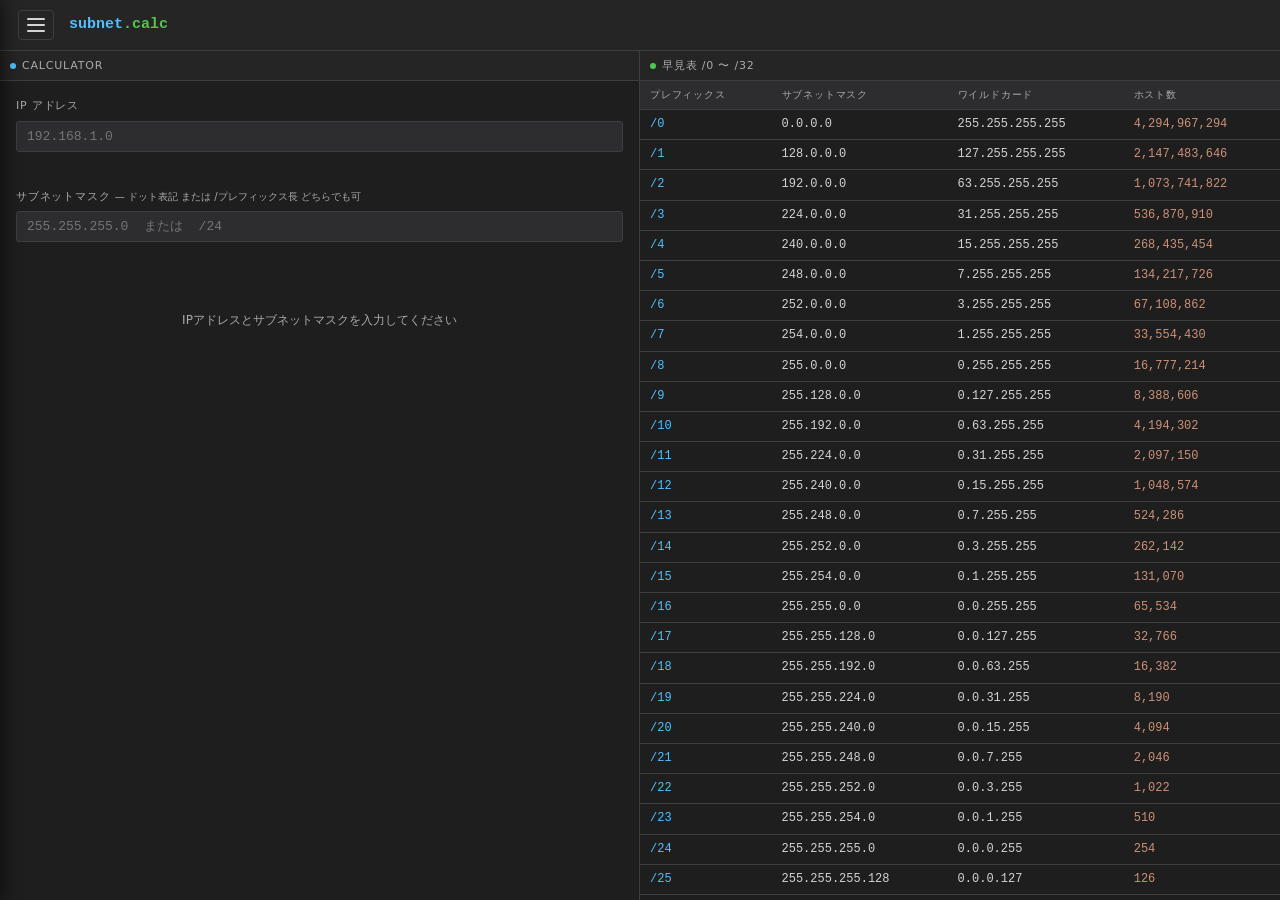
<file: tools/subnet-calc.html>
<!DOCTYPE html>
<html lang="ja">

<head>
  <meta charset="UTF-8">
  <meta name="viewport" content="width=device-width, initial-scale=1.0">
  <title>Subnet Calculator</title>
    <link rel="stylesheet" href="../assets/css/common.css">
  <link rel="stylesheet" href="../assets/css/nav.css">
  <style>


    *,
    *::before,
    *::after {
      box-sizing: border-box;
      margin: 0;
      padding: 0;
    }

    body {
      background: var(--bg);
      color: var(--text);
      font-family: var(--sans);
      height: 100vh;
      display: flex;
      flex-direction: column;
      overflow: hidden;
    }

    /* ── Header ── */
    header {
      display: flex;
      align-items: center;
      padding: 10px 18px;
      background: var(--surface);
      border-bottom: 1px solid var(--border);
      flex-shrink: 0;
    }

    .logo {
      font-family: var(--mono);
      font-size: 15px;
      font-weight: 600;
      color: var(--accent);
    }

    .logo span {
      color: var(--accent2);
    }

    /* ── 2-pane layout ── */
    main {
      display: grid;
      grid-template-columns: 1fr 1fr;
      flex: 1;
      overflow: hidden;
      min-height: 0;
    }

    .pane {
      display: flex;
      flex-direction: column;
      border-right: 1px solid var(--border);
      overflow: hidden;
    }

    .pane:last-child {
      border-right: none;
    }

    .pane-header {
      display: flex;
      align-items: center;
      padding: 5px 10px;
      background: var(--surface);
      border-bottom: 1px solid var(--border);
      flex-shrink: 0;
      min-height: 30px;
    }

    .pane-title {
      display: flex;
      align-items: center;
      gap: 6px;
      font-family: var(--sans);
      font-size: 11px;
      color: var(--muted);
      text-transform: uppercase;
      letter-spacing: 0.8px;
    }

    .dot {
      width: 6px;
      height: 6px;
      border-radius: 50%;
      background: var(--accent);
      flex-shrink: 0;
    }

    .dot.green {
      background: var(--accent2);
    }

    .pane-body {
      flex: 1;
      overflow-y: auto;
      padding: 16px;
    }

    .pane-body.no-pad {
      padding: 0;
    }

    /* ── Input ── */
    .field {
      margin-bottom: 16px;
    }

    .field label {
      display: block;
      font-size: 11px;
      color: var(--muted);
      text-transform: uppercase;
      letter-spacing: 0.8px;
      margin-bottom: 6px;
    }

    .field-hint {
      color: var(--dim);
      font-size: 10px;
      text-transform: none;
      letter-spacing: 0;
    }

    input[type="text"] {
      width: 100%;
      padding: 7px 10px;
      background: var(--surface2);
      color: var(--text);
      border: 1px solid var(--border);
      border-radius: 3px;
      font-family: var(--mono);
      font-size: 13px;
      outline: none;
      appearance: none;
      -webkit-appearance: none;
    }

    input[type="text"]:focus {
      border-color: var(--accent);
    }

    input[type="text"].error {
      border-color: var(--err);
    }

    .error-msg {
      font-size: 11px;
      color: var(--err);
      margin-top: 4px;
      min-height: 16px;
    }

    /* ── Result table ── */
    .result-table {
      width: 100%;
      border-collapse: collapse;
      font-family: var(--mono);
      font-size: 13px;
      margin-top: 4px;
    }

    .result-table tr {
      border-bottom: 1px solid var(--border);
    }

    .result-table tr:last-child {
      border-bottom: none;
    }

    .result-table td {
      padding: 8px 6px;
      vertical-align: middle;
    }

    .result-table td:first-child {
      color: var(--muted);
      font-family: var(--sans);
      font-size: 11px;
      text-transform: uppercase;
      letter-spacing: 0.6px;
      width: 45%;
      white-space: nowrap;
    }

    .result-table td:last-child {
      color: var(--accent2);
      word-break: break-all;
    }

    .copy-btn {
      margin-left: 8px;
      padding: 1px 6px;
      border-radius: 2px;
      border: 1px solid var(--border);
      background: transparent;
      color: var(--muted);
      font-family: var(--sans);
      font-size: 10px;
      cursor: pointer;
      vertical-align: middle;
    }

    .empty-result {
      color: var(--dim);
      font-family: var(--sans);
      font-size: 12px;
      text-align: center;
      padding: 32px 0;
      line-height: 1.8;
    }

    /* ── Cheat table ── */
    .cheat-table {
      width: 100%;
      border-collapse: collapse;
      font-family: var(--mono);
      font-size: 12px;
    }

    .cheat-table thead tr {
      background: var(--surface2);
      position: sticky;
      top: 0;
      z-index: 1;
    }

    .cheat-table th {
      padding: 6px 10px;
      text-align: left;
      font-family: var(--sans);
      font-size: 10px;
      color: var(--muted);
      text-transform: uppercase;
      letter-spacing: 0.8px;
      font-weight: normal;
      border-bottom: 1px solid var(--border);
      white-space: nowrap;
    }

    .cheat-table td {
      padding: 5px 10px;
      border-bottom: 1px solid var(--border);
      color: var(--text);
      white-space: nowrap;
    }

    .cheat-table tr:last-child td {
      border-bottom: none;
    }

    .cheat-table tr.highlight td {
      background: #1a2d1a;
      color: var(--accent2);
    }

    .cheat-table td:first-child {
      color: var(--accent);
    }

    .cheat-table td:nth-child(4) {
      color: var(--accent3);
    }

    /* ── Toast ── */
    .toast {
      position: fixed;
      bottom: 18px;
      right: 18px;
      padding: 7px 14px;
      background: var(--surface2);
      border: 1px solid var(--accent2);
      border-radius: 3px;
      font-family: var(--sans);
      font-size: 12px;
      color: var(--accent2);
      opacity: 0;
      pointer-events: none;
      z-index: 999;
      transition: opacity .18s;
    }

    .toast.show {
      opacity: 1;
    }
  </style>
</head>

<body>

  <header>
    <div class="logo">subnet<span>.calc</span></div>
  </header>

  <main>
    <!-- 左: 入力 + 計算結果 -->
    <div class="pane">
      <div class="pane-header">
        <div class="pane-title"><span class="dot"></span>CALCULATOR</div>
      </div>
      <div class="pane-body">

        <div class="field">
          <label>IP アドレス</label>
          <input type="text" id="inputIP" placeholder="192.168.1.0" oninput="onInput('inputIP', 'errIP')">
          <div class="error-msg" id="errIP"></div>
        </div>

        <div class="field">
          <label>
            サブネットマスク
            <span class="field-hint">— ドット表記 または /プレフィックス長 どちらでも可</span>
          </label>
          <input type="text" id="inputMask" placeholder="255.255.255.0  または  /24"
            oninput="onInput('inputMask', 'errMask')">
          <div class="error-msg" id="errMask"></div>
        </div>

        <div id="result">
          <div class="empty-result">IPアドレスとサブネットマスクを入力してください</div>
        </div>

      </div>
    </div>

    <!-- 右: 早見表 -->
    <div class="pane">
      <div class="pane-header">
        <div class="pane-title"><span class="dot green"></span>早見表 /0 〜 /32</div>
      </div>
      <div class="pane-body no-pad">
        <table class="cheat-table">
          <thead>
            <tr>
              <th>プレフィックス</th>
              <th>サブネットマスク</th>
              <th>ワイルドカード</th>
              <th>ホスト数</th>
            </tr>
          </thead>
          <tbody id="cheatBody"></tbody>
        </table>
      </div>
    </div>
  </main>

  <div class="toast" id="toast"></div>

  <script>
    // ================================================================
    //  IP / マスク ユーティリティ
    // ================================================================

    // ドット表記 → 32bit 符号なし整数 (失敗時 null)
    function ipToInt(ip) {
      var parts = ip.trim().split('.');
      if (parts.length !== 4) { return null; }
      var n = 0;
      for (var i = 0; i < 4; i++) {
        var oct = parseInt(parts[i], 10);
        if (isNaN(oct) || oct < 0 || oct > 255 || String(oct) !== parts[i].trim()) { return null; }
        n = (n * 256 + oct);
      }
      return n >>> 0;
    }

    // 32bit 整数 → ドット表記
    function intToIp(n) {
      n = n >>> 0;
      return [(n >>> 24) & 0xff, (n >>> 16) & 0xff, (n >>> 8) & 0xff, n & 0xff].join('.');
    }

    // プレフィックス長 → マスク整数
    function prefixToMaskInt(prefix) {
      return prefix === 0 ? 0 : (0xffffffff << (32 - prefix)) >>> 0;
    }

    // マスク整数 → プレフィックス長 (連続した 1 ビット以外は null)
    function maskIntToPrefix(maskInt) {
      var inv = (~maskInt) >>> 0;
      if ((inv & (inv + 1)) !== 0) { return null; }
      var prefix = 0;
      var m = maskInt;
      while (m & 0x80000000) { prefix++; m = (m << 1) >>> 0; }
      return prefix;
    }

    // 入力文字列をマスク整数に変換: "/24" or "24" or "255.255.255.0" → 整数 (失敗時 null)
    function parseMaskInput(val) {
      // プレフィックス長として試みる
      var str = val.trim().replace(/^\//, '');
      var n = parseInt(str, 10);
      if (!isNaN(n) && n >= 0 && n <= 32 && String(n) === str) {
        return prefixToMaskInt(n);
      }
      // ドット表記として試みる
      var mi = ipToInt(val);
      if (mi !== null && maskIntToPrefix(mi) !== null) { return mi; }
      return null;
    }

    // ================================================================
    //  サブネット計算
    //  戻り値: {network, broadcast, mask, wildcard, prefix, hostFirst, hostLast, hostCount}
    // ================================================================
    function calcSubnet(ipInt, maskInt) {
      var prefix = maskIntToPrefix(maskInt);
      var network = (ipInt & maskInt) >>> 0;
      var wildcard = (~maskInt) >>> 0;
      var broadcast = (network | wildcard) >>> 0;
      var hostFirst = prefix === 32 ? network : (network + 1) >>> 0;
      var hostLast = prefix === 32 ? broadcast : (broadcast - 1) >>> 0;
      var hostCount = prefix === 32 ? 1 : prefix === 31 ? 2 : wildcard - 1;

      return {
        network: intToIp(network),
        broadcast: intToIp(broadcast),
        mask: intToIp(maskInt),
        wildcard: intToIp(wildcard),
        prefix: prefix,
        hostFirst: intToIp(hostFirst),
        hostLast: intToIp(hostLast),
        hostCount: hostCount
      };
    }

    // ================================================================
    //  状態
    // ================================================================
    var currentHighlight = null; // 早見表のハイライト中プレフィックス

    // ================================================================
    //  入力ハンドラ (IP・マスク共通)
    // ================================================================
    function onInput(inputId, errId) {
      setError(inputId, errId, '');
      tryCompute();
    }

    // ================================================================
    //  バリデーション & 計算実行
    // ================================================================
    function tryCompute() {
      var ipVal = document.getElementById('inputIP').value.trim();
      var maskVal = document.getElementById('inputMask').value.trim();

      if (!ipVal && !maskVal) { renderEmpty(); return; }

      // IP
      var ipInt = ipVal ? ipToInt(ipVal) : null;
      if (ipVal && ipInt === null) {
        setError('inputIP', 'errIP', '有効なIPv4アドレスを入力してください');
        renderEmpty(); return;
      }

      // マスク
      var maskInt = maskVal ? parseMaskInput(maskVal) : null;
      if (maskVal && maskInt === null) {
        setError('inputMask', 'errMask', '255.255.255.0 または /24 の形式で入力してください');
        renderEmpty(); return;
      }

      if (ipInt === null || maskInt === null) { renderEmpty(); return; }

      var r = calcSubnet(ipInt, maskInt);
      renderResult(r);
      highlightCheat(r.prefix);
    }

    // ================================================================
    //  描画: 計算結果
    // ================================================================
    function renderResult(r) {
      var rows = [
        ['ネットワークアドレス', r.network],
        ['ブロードキャスト', r.broadcast],
        ['使用可能 先頭', r.hostFirst],
        ['使用可能 末尾', r.hostLast],
        ['使用可能ホスト数', r.hostCount.toLocaleString() + ' 台'],
        ['サブネットマスク', r.mask],
        ['プレフィックス長', '/' + r.prefix],
        ['ワイルドカードマスク', r.wildcard]
      ];

      var html = '<table class="result-table">';
      for (var i = 0; i < rows.length; i++) {
        var label = rows[i][0], value = rows[i][1];
        html +=
          '<tr><td>' + esc(label) + '</td><td>' + esc(value) +
          '<button class="copy-btn" onclick="writeClip(\'' + esc(value) + '\', \'コピーしました: ' + esc(value) + '\')">copy</button>' +
          '</td></tr>';
      }
      html += '</table>';
      document.getElementById('result').innerHTML = html;
    }

    function renderEmpty() {
      document.getElementById('result').innerHTML =
        '<div class="empty-result">IPアドレスとサブネットマスクを入力してください</div>';
      highlightCheat(null);
    }

    // ================================================================
    //  描画: 早見表 (初期化時に1回だけ構築)
    // ================================================================
    function buildCheatTable() {
      var html = '';
      for (var prefix = 0; prefix <= 32; prefix++) {
        var maskInt = prefixToMaskInt(prefix);
        var wildInt = (~maskInt) >>> 0;
        var hostCount = prefix === 32 ? 1 : prefix === 31 ? 2 : wildInt - 1;
        html +=
          '<tr id="cheat-' + prefix + '">' +
          '<td>/' + prefix + '</td>' +
          '<td>' + intToIp(maskInt) + '</td>' +
          '<td>' + intToIp(wildInt) + '</td>' +
          '<td>' + hostCount.toLocaleString() + '</td>' +
          '</tr>';
      }
      document.getElementById('cheatBody').innerHTML = html;
    }

    function highlightCheat(prefix) {
      if (currentHighlight !== null) {
        var old = document.getElementById('cheat-' + currentHighlight);
        if (old) { old.className = ''; }
      }
      currentHighlight = prefix;
      if (prefix === null) { return; }
      var row = document.getElementById('cheat-' + prefix);
      if (row) { row.className = 'highlight'; row.scrollIntoView({ block: 'nearest' }); }
    }

    // ================================================================
    //  エラー表示
    // ================================================================
    function setError(inputId, errId, msg) {
      var inp = document.getElementById(inputId);
      var err = document.getElementById(errId);
      if (inp) { inp.classList.toggle('error', msg !== ''); }
      if (err) { err.textContent = msg; }
    }

    // ================================================================
    //  クリップボード
    // ================================================================
    function writeClip(text, msg) {
      if (navigator.clipboard && navigator.clipboard.writeText) {
        navigator.clipboard.writeText(text).then(
          function () { showToast(msg); },
          function () { fallbackCopy(text, msg); }
        );
      } else {
        fallbackCopy(text, msg);
      }
    }

    function fallbackCopy(text, msg) {
      var ta = document.createElement('textarea');
      ta.value = text;
      ta.style.cssText = 'position:fixed;top:0;left:0;opacity:0';
      document.body.appendChild(ta);
      ta.focus();
      ta.select();
      try { document.execCommand('copy'); showToast(msg); }
      catch (e) { showToast('コピーできませんでした'); }
      document.body.removeChild(ta);
    }

    function showToast(msg) {
      var t = document.getElementById('toast');
      t.textContent = msg;
      t.classList.add('show');
      if (t._tid) { clearTimeout(t._tid); }
      t._tid = setTimeout(function () { t.classList.remove('show'); }, 2200);
    }

    // ================================================================
    //  HTML エスケープ
    // ================================================================
    function esc(s) {
      return String(s).replace(/&/g, '&amp;').replace(/</g, '&lt;').replace(/>/g, '&gt;');
    }

    // ================================================================
    //  初期化
    // ================================================================
    buildCheatTable();
  </script>
  <script src="../assets/js/nav.js"></script>
</body>

</html>
</file>
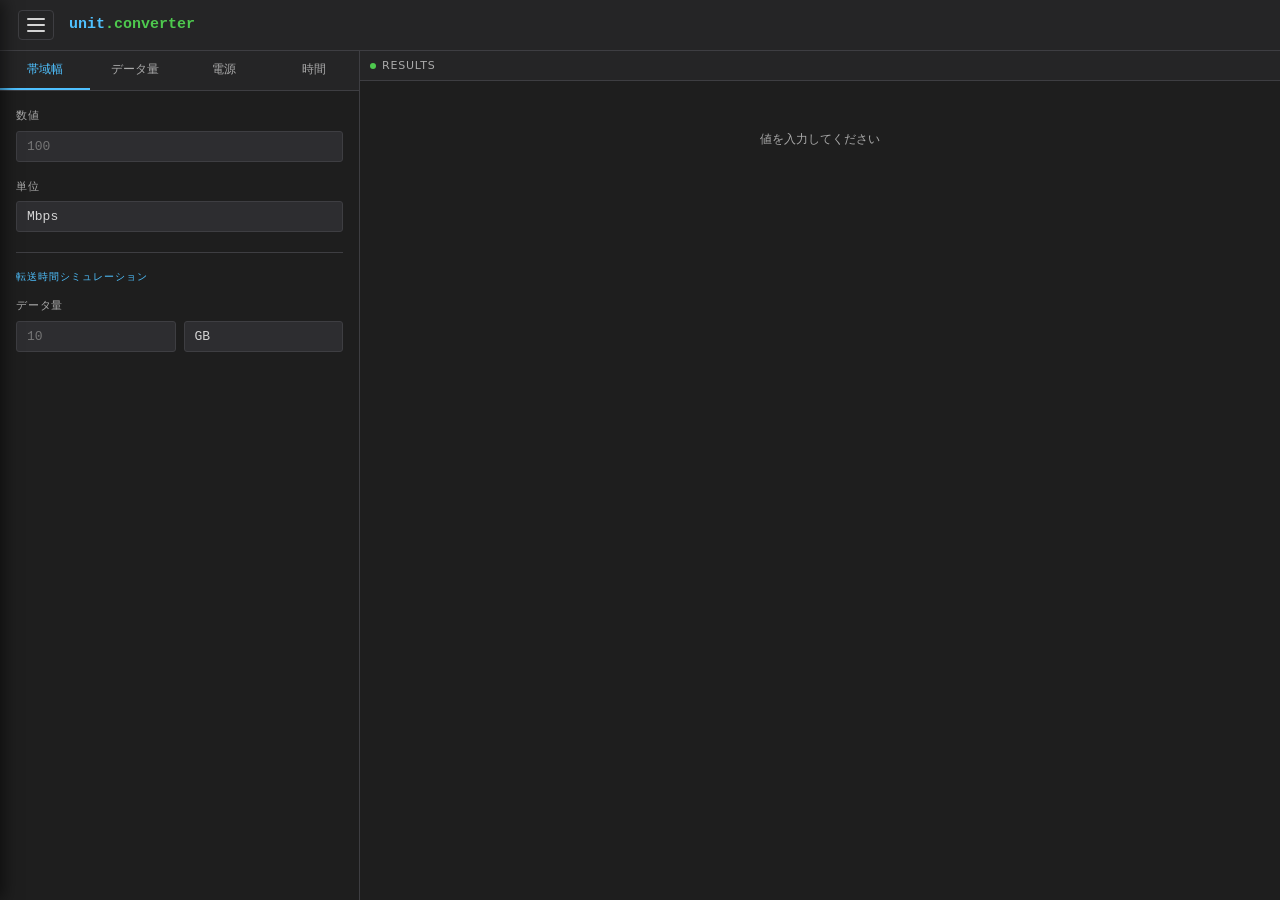
<file: tools/unit-converter.html>
<!DOCTYPE html>
<html lang="ja">

<head>
    <meta charset="UTF-8">
    <meta name="viewport" content="width=device-width, initial-scale=1.0">
    <title>Unit Converter</title>
    <link rel="stylesheet" href="../assets/css/common.css">
    <link rel="stylesheet" href="../assets/css/nav.css">
    <style>
        *,
        *::before,
        *::after {
            box-sizing: border-box;
            margin: 0;
            padding: 0;
        }

        body {
            background: var(--bg);
            color: var(--text);
            font-family: var(--sans);
            height: 100vh;
            display: flex;
            flex-direction: column;
            overflow: hidden;
        }

        /* ── Header ── */
        header {
            display: flex;
            align-items: center;
            padding: 10px 18px;
            background: var(--surface);
            border-bottom: 1px solid var(--border);
            flex-shrink: 0;
        }

        .logo {
            font-family: var(--mono);
            font-size: 15px;
            font-weight: 600;
            color: var(--accent);
        }

        .logo span {
            color: var(--accent2);
        }

        /* ── 2-pane layout ── */
        main {
            display: grid;
            grid-template-columns: 360px 1fr;
            flex: 1;
            overflow: hidden;
            min-height: 0;
        }

        .pane {
            display: flex;
            flex-direction: column;
            border-right: 1px solid var(--border);
            overflow: hidden;
        }

        .pane:last-child {
            border-right: none;
        }

        .pane-header {
            display: flex;
            align-items: center;
            padding: 5px 10px;
            background: var(--surface);
            border-bottom: 1px solid var(--border);
            flex-shrink: 0;
            min-height: 30px;
        }

        .pane-title {
            display: flex;
            align-items: center;
            gap: 6px;
            font-family: var(--sans);
            font-size: 11px;
            color: var(--muted);
            text-transform: uppercase;
            letter-spacing: 0.8px;
        }

        .dot {
            width: 6px;
            height: 6px;
            border-radius: 50%;
            background: var(--accent);
            flex-shrink: 0;
        }

        .dot.green {
            background: var(--accent2);
        }

        .pane-body {
            flex: 1;
            overflow-y: auto;
            padding: 16px;
        }

        /* ── Tabs ── */
        .tabs {
            display: flex;
            border-bottom: 1px solid var(--border);
            flex-shrink: 0;
            background: var(--surface);
        }

        .tab {
            flex: 1;
            padding: 9px 5px;
            text-align: center;
            cursor: pointer;
            font-size: 12px;
            color: var(--muted);
            border-bottom: 2px solid transparent;
            user-select: none;
        }

        .tab.active {
            color: var(--accent);
            border-bottom-color: var(--accent);
        }

        .panel {
            display: none;
        }

        .panel.active {
            display: block;
        }

        /* ── Input ── */
        .field {
            margin-bottom: 16px;
        }

        .field label {
            display: block;
            font-size: 11px;
            color: var(--muted);
            text-transform: uppercase;
            letter-spacing: 0.8px;
            margin-bottom: 6px;
        }

        .field-hint {
            color: var(--dim);
            font-size: 10px;
            text-transform: none;
            letter-spacing: 0;
        }

        input[type="number"],
        input[type="text"],
        select {
            width: 100%;
            padding: 7px 10px;
            background: var(--surface2);
            color: var(--text);
            border: 1px solid var(--border);
            border-radius: 3px;
            font-family: var(--mono);
            font-size: 13px;
            outline: none;
            appearance: none;
            -webkit-appearance: none;
        }

        input[type="number"]:focus,
        input[type="text"]:focus,
        select:focus {
            border-color: var(--accent);
        }

        .input-group {
            display: flex;
            gap: 8px;
        }

        .input-group>* {
            flex: 1;
        }

        .section-divider {
            border-top: 1px solid var(--border);
            margin: 20px 0 16px;
            padding-top: 16px;
        }

        .section-divider>.divider-label {
            font-size: 10px;
            color: var(--accent);
            text-transform: uppercase;
            letter-spacing: 1px;
            margin-bottom: 12px;
        }

        /* ── Result table ── */
        .result-table {
            width: 100%;
            border-collapse: collapse;
            font-family: var(--mono);
            font-size: 13px;
            margin-top: 4px;
            margin-bottom: 24px;
        }

        .result-table tr {
            border-bottom: 1px solid var(--border);
        }

        .result-table tr:last-child {
            border-bottom: none;
        }

        .result-table td {
            padding: 8px 6px;
            vertical-align: middle;
        }

        .result-table td:first-child {
            color: var(--muted);
            font-family: var(--sans);
            font-size: 11px;
            letter-spacing: 0.6px;
            width: 35%;
            white-space: nowrap;
        }

        .result-table td:nth-child(2) {
            color: var(--accent2);
            word-break: break-all;
        }

        .copy-btn {
            margin-left: 8px;
            padding: 1px 6px;
            border-radius: 2px;
            border: 1px solid var(--border);
            background: transparent;
            color: var(--muted);
            font-family: var(--sans);
            font-size: 10px;
            cursor: pointer;
            vertical-align: middle;
        }

        .empty-result {
            color: var(--dim);
            font-family: var(--sans);
            font-size: 12px;
            text-align: center;
            padding: 32px 0;
            line-height: 1.8;
        }

        .result-section-title {
            font-size: 11px;
            color: var(--muted);
            text-transform: uppercase;
            letter-spacing: 1px;
            margin-bottom: 8px;
            display: flex;
            align-items: center;
            gap: 6px;
        }

        /* ── Toast ── */
        .toast {
            position: fixed;
            bottom: 18px;
            right: 18px;
            padding: 7px 14px;
            background: var(--surface2);
            border: 1px solid var(--accent2);
            border-radius: 3px;
            font-family: var(--sans);
            font-size: 12px;
            color: var(--accent2);
            opacity: 0;
            pointer-events: none;
            z-index: 999;
            transition: opacity .18s;
        }

        .toast.show {
            opacity: 1;
        }
    </style>
</head>

<body>

    <header>
        <div class="logo">unit<span>.converter</span></div>
    </header>

    <main>
        <!-- 左: タブ + 入力 -->
        <div class="pane">
            <div class="tabs">
                <div class="tab active" data-tab="bandwidth">帯域幅</div>
                <div class="tab" data-tab="filesize">データ量</div>
                <div class="tab" data-tab="power">電源</div>
                <div class="tab" data-tab="time">時間</div>
            </div>

            <div class="pane-body" id="input-pane">
                <!-- 帯域幅 -->
                <div class="panel active" id="pane-bandwidth">
                    <div class="field">
                        <label>数値</label>
                        <input type="number" id="bw-val" placeholder="100" oninput="convertBandwidth()">
                    </div>
                    <div class="field">
                        <label>単位</label>
                        <select id="bw-unit" onchange="convertBandwidth()">
                            <option value="1">bps</option>
                            <option value="1000">Kbps</option>
                            <option value="1000000" selected>Mbps</option>
                            <option value="1000000000">Gbps</option>
                            <option value="1000000000000">Tbps</option>
                        </select>
                    </div>
                    <div class="section-divider">
                        <div class="divider-label">転送時間シミュレーション</div>
                        <div class="field">
                            <label>データ量</label>
                            <div class="input-group">
                                <input type="number" id="bw-file-val" placeholder="10" oninput="convertBandwidth()">
                                <select id="bw-file-unit" onchange="convertBandwidth()">
                                    <option value="1">B</option>
                                    <option value="1000">KB</option>
                                    <option value="1000000">MB</option>
                                    <option value="1000000000" selected>GB</option>
                                    <option value="1000000000000">TB</option>
                                </select>
                            </div>
                        </div>
                    </div>
                </div>

                <!-- ファイルサイズ -->
                <div class="panel" id="pane-filesize">
                    <div class="field">
                        <label>数値</label>
                        <input type="number" id="fs-val" placeholder="1" oninput="convertFileSize()">
                    </div>
                    <div class="field">
                        <label>単位</label>
                        <select id="fs-unit" onchange="convertFileSize()">
                            <optgroup label="── SI (1000進数) ──">
                                <option value="si-1">B (バイト)</option>
                                <option value="si-1000">KB (キロバイト)</option>
                                <option value="si-1000000" selected>MB (メガバイト)</option>
                                <option value="si-1000000000">GB (ギガバイト)</option>
                                <option value="si-1000000000000">TB (テラバイト)</option>
                                <option value="si-1000000000000000">PB (ペタバイト)</option>
                            </optgroup>
                            <optgroup label="── IEC (1024進数) ──">
                                <option value="iec-1">B</option>
                                <option value="iec-1024">KiB</option>
                                <option value="iec-1048576">MiB</option>
                                <option value="iec-1073741824">GiB</option>
                                <option value="iec-1099511627776">TiB</option>
                                <option value="iec-1125899906842624">PiB</option>
                            </optgroup>
                        </select>
                    </div>
                </div>

                <!-- 電源 -->
                <div class="panel" id="pane-power">
                    <div class="field">
                        <label>求めたい値 <span class="field-hint">— 単相交流・直流 計算</span></label>
                        <select id="pwr-mode" onchange="changePowerMode()">
                            <option value="calc-power">電力 (W, VA) を求める</option>
                            <option value="calc-current">電流 (A) を求める</option>
                            <option value="calc-voltage">電圧 (V) を求める</option>
                        </select>
                    </div>
                    <div class="section-divider" style="margin-top: 10px;"></div>

                    <div id="pwr-inputs-voltage" class="field">
                        <label>電圧 (V)</label>
                        <input type="number" id="pwr-v" placeholder="100" value="100" oninput="convertPower()">
                    </div>
                    <div id="pwr-inputs-current" class="field">
                        <label>電流 (A)</label>
                        <input type="number" id="pwr-a" placeholder="10" oninput="convertPower()">
                    </div>
                    <div id="pwr-inputs-power" class="field" style="display:none;">
                        <label>電力 (W)</label>
                        <input type="number" id="pwr-w" placeholder="1000" oninput="convertPower()">
                    </div>

                    <div class="field">
                        <label>
                            <input type="checkbox" id="pwr-use-pf" onchange="togglePf(); convertPower();"
                                style="vertical-align: middle; margin-right: 4px;">
                            力率 (Power Factor) を考慮する
                        </label>
                        <div class="field-hint" style="margin-top:4px; line-height: 1.4;">
                            ※交流計算でVA(皮相電力)とW(有効電力)を区別する場合のみチェック。<br>
                            ※DC(直流)や発熱のみの機器は考慮不要(1.0)です。
                        </div>
                        <input type="number" id="pwr-pf" value="0.90" step="0.05" min="0.01" max="1.0"
                            oninput="convertPower()" style="display:none; margin-top:6px;">
                    </div>
                </div>

                <!-- 時間 -->
                <div class="panel" id="pane-time">
                    <div class="field">
                        <label>モード選択</label>
                        <select id="tm-mode" onchange="changeTimeMode()">
                            <option value="conv">単位換算</option>
                            <option value="add">時間計算 (加算)</option>
                            <option value="sub">時間計算 (減算/差分)</option>
                            <option value="work">勤怠計算</option>
                        </select>
                    </div>

                    <div class="section-divider" style="margin-top: 10px;"></div>

                    <!-- (1) 単位換算モード -->
                    <div id="tm-section-conv">
                        <div class="field">
                            <label>値</label>
                            <div class="input-group">
                                <input type="number" id="tm-conv-val" placeholder="10" oninput="convertTime()"
                                    value="10">
                                <select id="tm-conv-unit" onchange="convertTime()">
                                    <option value="ns">ナノ秒</option>
                                    <option value="us">マイクロ秒</option>
                                    <option value="ms">ミリ秒</option>
                                    <option value="s">秒</option>
                                    <option value="m">分</option>
                                    <option value="h" selected>時間</option>
                                    <option value="d">日</option>
                                    <option value="y">年 (365日)</option>
                                </select>
                            </div>
                        </div>
                    </div>

                    <!-- (2) 時間計算 (加算) モード -->
                    <div id="tm-section-add" style="display:none;">
                        <div class="field" style="margin-bottom:8px;">
                            <label>加算の方式</label>
                            <label
                                style="display:inline-block; margin-right:12px; font-size:12px; color:var(--text); text-transform:none;">
                                <input type="radio" name="tm_add_type" value="dur" checked onchange="changeTimeMode()">
                                時間 ＋ 時間
                            </label>
                            <label
                                style="display:inline-block; font-size:12px; color:var(--text); text-transform:none;">
                                <input type="radio" name="tm_add_type" value="date" onchange="changeTimeMode()"> 日時 ＋ 時間
                            </label>
                        </div>

                        <!-- 時間どうしの加算 -->
                        <div id="tm-add-part-dur">
                            <div class="field">
                                <label>値 1</label>
                                <div class="input-group">
                                    <input type="number" id="tm-add-val1" value="1" placeholder="1"
                                        oninput="convertTime()">
                                    <select id="tm-add-unit1" onchange="convertTime()">
                                        <option value="ns">ナノ秒</option>
                                        <option value="us">マイクロ秒</option>
                                        <option value="ms">ミリ秒</option>
                                        <option value="s">秒</option>
                                        <option value="m">分</option>
                                        <option value="h" selected>時間</option>
                                        <option value="d">日</option>
                                        <option value="y">年 (365日)</option>
                                    </select>
                                </div>
                            </div>
                            <div class="field">
                                <label>＋ 値 2</label>
                                <div class="input-group">
                                    <input type="number" id="tm-add-val2" value="30" placeholder="30"
                                        oninput="convertTime()">
                                    <select id="tm-add-unit2" onchange="convertTime()">
                                        <option value="ns">ナノ秒</option>
                                        <option value="us">マイクロ秒</option>
                                        <option value="ms">ミリ秒</option>
                                        <option value="s">秒</option>
                                        <option value="m" selected>分</option>
                                        <option value="h">時間</option>
                                        <option value="d">日</option>
                                        <option value="y">年 (365日)</option>
                                    </select>
                                </div>
                            </div>
                        </div>

                        <!-- 日時 ＋ 時間 -->
                        <div id="tm-add-part-date" style="display:none;">
                            <div class="field">
                                <label>基準日時</label>
                                <input type="datetime-local" id="tm-add-base-date" onchange="convertTime()">
                            </div>
                            <div class="field">
                                <label>＋ 加算する時間</label>
                                <div class="input-group">
                                    <input type="number" id="tm-add-date-val" value="3" placeholder="3"
                                        oninput="convertTime()">
                                    <select id="tm-add-date-unit" onchange="convertTime()">
                                        <option value="ms">ミリ秒</option>
                                        <option value="s">秒</option>
                                        <option value="m">分</option>
                                        <option value="h">時間</option>
                                        <option value="d" selected>日</option>
                                        <option value="y">年 (365日)</option>
                                    </select>
                                </div>
                            </div>
                        </div>
                    </div>

                    <!-- (3) 時間計算 (減算/差分) モード -->
                    <div id="tm-section-sub" style="display:none;">
                        <div class="field" style="margin-bottom:8px;">
                            <label>減算の方式</label>
                            <label
                                style="display:inline-block; margin-right:12px; font-size:12px; color:var(--text); text-transform:none;">
                                <input type="radio" name="tm_sub_type" value="dur" checked onchange="changeTimeMode()">
                                時間 － 時間
                            </label>
                            <label
                                style="display:inline-block; font-size:12px; color:var(--text); text-transform:none;">
                                <input type="radio" name="tm_sub_type" value="date" onchange="changeTimeMode()"> 日時 － 日時
                                (期間)
                            </label>
                        </div>

                        <!-- 時間どうしの減算 -->
                        <div id="tm-sub-part-dur">
                            <div class="field">
                                <label>値 1 (引かれる時間)</label>
                                <div class="input-group">
                                    <input type="number" id="tm-sub-val1" value="2" placeholder="2"
                                        oninput="convertTime()">
                                    <select id="tm-sub-unit1" onchange="convertTime()">
                                        <option value="ns">ナノ秒</option>
                                        <option value="us">マイクロ秒</option>
                                        <option value="ms">ミリ秒</option>
                                        <option value="s">秒</option>
                                        <option value="m">分</option>
                                        <option value="h" selected>時間</option>
                                        <option value="d">日</option>
                                        <option value="y">年 (365日)</option>
                                    </select>
                                </div>
                            </div>
                            <div class="field">
                                <label>－ 値 2 (引く時間)</label>
                                <div class="input-group">
                                    <input type="number" id="tm-sub-val2" value="30" placeholder="30"
                                        oninput="convertTime()">
                                    <select id="tm-sub-unit2" onchange="convertTime()">
                                        <option value="ns">ナノ秒</option>
                                        <option value="us">マイクロ秒</option>
                                        <option value="ms">ミリ秒</option>
                                        <option value="s">秒</option>
                                        <option value="m" selected>分</option>
                                        <option value="h">時間</option>
                                        <option value="d">日</option>
                                        <option value="y">年 (365日)</option>
                                    </select>
                                </div>
                            </div>
                        </div>

                        <!-- 期間差分 -->
                        <div id="tm-sub-part-date" style="display:none;">
                            <div class="field">
                                <label>開始日時</label>
                                <input type="datetime-local" id="tm-sub-start" onchange="convertTime()">
                            </div>
                            <div class="field">
                                <label>終了日時 <span class="field-hint">— 終了 － 開始</span></label>
                                <input type="datetime-local" id="tm-sub-end" onchange="convertTime()">
                            </div>
                        </div>
                    </div>

                    <!-- (4) 勤怠計算 モード -->
                    <div id="tm-section-work" style="display:none;">
                        <div class="field">
                            <label>開始時間 (時:分)</label>
                            <input type="time" id="tm-work-start" value="09:00" onchange="convertTime()">
                        </div>
                        <div class="field">
                            <label>終了時間 (時:分) <span class="field-hint">— 翌日扱いも自動判別</span></label>
                            <input type="time" id="tm-work-end" value="18:00" onchange="convertTime()">
                        </div>
                        <div class="field">
                            <label>休憩／除外時間 (分)</label>
                            <input type="number" id="tm-work-break" value="60" placeholder="60" oninput="convertTime()">
                        </div>
                    </div>

                </div>
            </div>
        </div>

        <!-- 右: 計算結果 -->
        <div class="pane">
            <div class="pane-header">
                <div class="pane-title"><span class="dot green"></span>RESULTS</div>
            </div>
            <div class="pane-body" id="results">
                <div class="empty-result">値を入力してください</div>
            </div>
        </div>
    </main>

    <div class="toast" id="toast"></div>

    <script>
        // ================================================================
        //  UI初期化 & イベント
        // ================================================================
        document.querySelectorAll('.tab').forEach(function (tab) {
            tab.addEventListener('click', function () {
                document.querySelectorAll('.tab').forEach(function (t) { t.classList.remove('active'); });
                document.querySelectorAll('.panel').forEach(function (p) { p.classList.remove('active'); });
                tab.classList.add('active');
                document.getElementById('pane-' + tab.dataset.tab).classList.add('active');
                updateConversion();
            });
        });

        function updateConversion() {
            var active = document.querySelector('.tab.active').dataset.tab;
            if (active === 'bandwidth') convertBandwidth();
            else if (active === 'filesize') convertFileSize();
            else if (active === 'power') convertPower();
            else if (active === 'time') convertTime();
        }

        function changePowerMode() {
            var mode = document.getElementById('pwr-mode').value;
            document.getElementById('pwr-inputs-voltage').style.display = mode === 'calc-voltage' ? 'none' : 'block';
            document.getElementById('pwr-inputs-current').style.display = mode === 'calc-current' ? 'none' : 'block';
            document.getElementById('pwr-inputs-power').style.display = mode === 'calc-power' ? 'none' : 'block';
            convertPower();
        }
        function togglePf() {
            var use = document.getElementById('pwr-use-pf').checked;
            document.getElementById('pwr-pf').style.display = use ? 'block' : 'none';
        }
        function changeTimeMode() {
            var mode = document.getElementById('tm-mode').value;
            document.getElementById('tm-section-conv').style.display = mode === 'conv' ? 'block' : 'none';
            document.getElementById('tm-section-add').style.display = mode === 'add' ? 'block' : 'none';
            document.getElementById('tm-section-sub').style.display = mode === 'sub' ? 'block' : 'none';
            document.getElementById('tm-section-work').style.display = mode === 'work' ? 'block' : 'none';

            if (mode === 'add') {
                var isDurAdd = document.querySelector('input[name="tm_add_type"]:checked').value === 'dur';
                document.getElementById('tm-add-part-dur').style.display = isDurAdd ? 'block' : 'none';
                document.getElementById('tm-add-part-date').style.display = isDurAdd ? 'none' : 'block';
            }

            if (mode === 'sub') {
                var isDurSub = document.querySelector('input[name="tm_sub_type"]:checked').value === 'dur';
                document.getElementById('tm-sub-part-dur').style.display = isDurSub ? 'block' : 'none';
                document.getElementById('tm-sub-part-date').style.display = isDurSub ? 'none' : 'block';
            }

            convertTime();
        }

        // ================================================================
        //  ユーティリティ
        // ================================================================
        function showToast(msg) {
            var t = document.getElementById('toast');
            t.textContent = msg;
            t.classList.add('show');
            if (t._tid) clearTimeout(t._tid);
            t._tid = setTimeout(function () { t.classList.remove('show'); }, 2200);
        }

        function writeClip(text, msg) {
            if (!text) return;
            if (navigator.clipboard && navigator.clipboard.writeText) {
                navigator.clipboard.writeText(text).then(
                    function () { showToast(msg || 'コピーしました'); },
                    function () { fallback(text); }
                );
            } else { fallback(text); }
        }

        function fallback(text) {
            var el = document.createElement('textarea'); el.value = text;
            el.style.cssText = 'position:fixed;top:0;left:0;opacity:0';
            document.body.appendChild(el); el.focus(); el.select();
            try { document.execCommand('copy'); showToast('コピーしました'); } catch (e) { showToast('コピーできませんでした'); }
            document.body.removeChild(el);
        }

        function esc(s) {
            return String(s).replace(/&/g, '&amp;').replace(/</g, '&lt;').replace(/>/g, '&gt;');
        }

        function formatNum(n) {
            if (n === null || isNaN(n)) return '—';
            if (n === 0) return '0';
            if (Math.abs(n) < 0.0001 || Math.abs(n) >= 1e15) return n.toExponential(6);
            return n.toLocaleString('ja-JP', { maximumFractionDigits: 6 });
        }

        function formatDate(dt) {
            var y = dt.getFullYear(), m = ('0' + (dt.getMonth() + 1)).slice(-2), d = ('0' + dt.getDate()).slice(-2);
            var hh = ('0' + dt.getHours()).slice(-2), mm = ('0' + dt.getMinutes()).slice(-2), ss = ('0' + dt.getSeconds()).slice(-2);
            return {
                full: y + '/' + m + '/' + d + ' ' + hh + ':' + mm + ':' + ss,
                fullNoSec: y + '/' + m + '/' + d + ' ' + hh + ':' + mm
            };
        }

        function buildTable(rows, title) {
            var html = '';
            if (title) html += '<div class="result-section-title"><span class="dot"></span>' + esc(title) + '</div>';
            html += '<table class="result-table">';
            rows.forEach(function (r) {
                var safeVal = String(r.value).replace(/'/g, "\\'");
                html += '<tr>'
                    + '<td>' + esc(r.label) + '</td>'
                    + '<td>' + esc(r.value) + '</td>'
                    + '<td style="width:50px;text-align:right;"><button class="copy-btn" onclick="writeClip(\'' + safeVal + '\', \'コピーしました: ' + safeVal + '\')">copy</button></td>'
                    + '</tr>';
            });
            html += '</table>';
            return html;
        }

        function renderEmpty() {
            document.getElementById('results').innerHTML = '<div class="empty-result">値を入力してください</div>';
        }

        // ================================================================
        //  各種コンバーター
        // ================================================================
        function convertBandwidth() {
            var val = parseFloat(document.getElementById('bw-val').value);
            var resEl = document.getElementById('results');
            if (isNaN(val) || val < 0) { renderEmpty(); return; }

            var bps = val * parseFloat(document.getElementById('bw-unit').value);
            var html = buildTable([
                { label: 'bps', value: formatNum(bps) },
                { label: 'Kbps', value: formatNum(bps / 1e3) },
                { label: 'Mbps', value: formatNum(bps / 1e6) },
                { label: 'Gbps', value: formatNum(bps / 1e9) },
                { label: 'Tbps', value: formatNum(bps / 1e12) },
                { label: 'MB/s (目安)', value: formatNum(bps / 1e6 / 8) }
            ], '帯域幅 換算結果');

            var fVal = parseFloat(document.getElementById('bw-file-val').value);
            var sel = document.getElementById('bw-file-unit');
            var fMult = parseFloat(sel.value);
            if (!isNaN(fVal) && fVal > 0 && bps > 0) {
                var sec = (fVal * fMult * 8) / bps;
                var h = Math.floor(sec / 3600), m = Math.floor((sec % 3600) / 60), s = Math.round(sec % 60);

                html += buildTable([
                    { label: '推定時間', value: h + '時間 ' + m + '分 ' + s + '秒' },
                    { label: '計算式', value: '(' + fVal + ' ' + sel.options[sel.selectedIndex].text + ' × 8) ÷ ' + formatNum(bps) + ' bps' }
                ], '転送時間シミュレーション');
            }
            resEl.innerHTML = html;
        }

        function convertFileSize() {
            var val = parseFloat(document.getElementById('fs-val').value);
            if (isNaN(val) || val < 0) { renderEmpty(); return; }

            var bytes = val * parseFloat(document.getElementById('fs-unit').value.split('-')[1]);
            document.getElementById('results').innerHTML = buildTable([
                { label: 'B', value: formatNum(bytes) },
                { label: 'KB', value: formatNum(bytes / 1e3) },
                { label: 'MB', value: formatNum(bytes / 1e6) },
                { label: 'GB', value: formatNum(bytes / 1e9) },
                { label: 'TB', value: formatNum(bytes / 1e12) },
                { label: 'PB', value: formatNum(bytes / 1e15) }
            ], 'SI単位（1000進数）') + buildTable([
                { label: 'KiB', value: formatNum(bytes / 1024) },
                { label: 'MiB', value: formatNum(bytes / Math.pow(1024, 2)) },
                { label: 'GiB', value: formatNum(bytes / Math.pow(1024, 3)) },
                { label: 'TiB', value: formatNum(bytes / Math.pow(1024, 4)) },
                { label: 'PiB', value: formatNum(bytes / Math.pow(1024, 5)) }
            ], 'IEC単位（1024進数）');
        }

        function convertPower() {
            var mode = document.getElementById('pwr-mode').value;
            var usePf = document.getElementById('pwr-use-pf').checked;
            var pf = usePf ? parseFloat(document.getElementById('pwr-pf').value) : 1.0;
            if (isNaN(pf) || pf <= 0 || pf > 1) pf = 1.0;

            var v = parseFloat(document.getElementById('pwr-v').value);
            var a = parseFloat(document.getElementById('pwr-a').value);
            var w = parseFloat(document.getElementById('pwr-w').value);

            var rows = [], title = '';

            if (mode === 'calc-power') {
                if (isNaN(v) || isNaN(a)) { renderEmpty(); return; }
                var va = v * a;
                rows.push({ label: '電力 (W)', value: formatNum(va * pf) });
                rows.push({ label: '電力 (kW)', value: formatNum(va * pf / 1000) });
                if (usePf && pf !== 1.0) {
                    rows.push({ label: '皮相電力 (VA)', value: formatNum(va) });
                    rows.push({ label: '皮相電力 (kVA)', value: formatNum(va / 1000) });
                }
                title = '電力 計算結果';
            } else if (mode === 'calc-current') {
                if (isNaN(v) || isNaN(w)) { renderEmpty(); return; }
                var calcA = (w / pf) / v;
                rows.push({ label: '電流 (A)', value: formatNum(calcA) });
                rows.push({ label: '電流 (mA)', value: formatNum(calcA * 1000) });
                title = '電流 計算結果';
            } else if (mode === 'calc-voltage') {
                if (isNaN(a) || isNaN(w) || a === 0) { renderEmpty(); return; }
                var calcV = (w / pf) / a;
                rows.push({ label: '電圧 (V)', value: formatNum(calcV) });
                title = '電圧 計算結果';
            }

            document.getElementById('results').innerHTML = buildTable(rows, title);
        }

        // ---------------- 時間系処理 ----------------
        function toMs(val, unit) {
            const map = { 'ns': 1 / 1000000, 'us': 1 / 1000, 'ms': 1, 's': 1000, 'm': 60000, 'h': 3600000, 'd': 86400000, 'y': 86400000 * 365 };
            return val * (map[unit] || 0);
        }

        function buildTimeResultHtml(ms, title) {
            if (ms < 0) return '<div class="empty-result" style="color:var(--err);">結果がマイナスです</div>';
            return buildTable([
                { label: 'ナノ秒', value: formatNum(ms * 1000000) },
                { label: 'マイクロ秒', value: formatNum(ms * 1000) },
                { label: 'ミリ秒', value: formatNum(ms) },
                { label: '秒', value: formatNum(ms / 1000) },
                { label: '分', value: formatNum(ms / 60000) },
                { label: '時間', value: formatNum(ms / 3600000) },
                { label: '日', value: formatNum(ms / 86400000) },
                { label: '年 (365日)', value: formatNum(ms / (86400000 * 365)) }
            ], title);
        }

        function convertTime() {
            var mode = document.getElementById('tm-mode') ? document.getElementById('tm-mode').value : 'conv';
            var resEl = document.getElementById('results');

            if (mode === 'conv') return calcTimeConv(resEl);
            if (mode === 'add') return calcTimeAdd(resEl);
            if (mode === 'sub') return calcTimeSub(resEl);
            if (mode === 'work') return calcTimeWork(resEl);
        }

        function calcTimeConv(resEl) {
            var val = parseFloat(document.getElementById('tm-conv-val').value);
            var unit = document.getElementById('tm-conv-unit').value;
            if (isNaN(val)) { renderEmpty(); return; }
            resEl.innerHTML = buildTimeResultHtml(toMs(val, unit), '単位 換算結果');
        }

        function calcTimeAdd(resEl) {
            var isDurAdd = document.querySelector('input[name="tm_add_type"]:checked').value === 'dur';
            if (isDurAdd) {
                var v1 = parseFloat(document.getElementById('tm-add-val1').value), u1 = document.getElementById('tm-add-unit1').value;
                var v2 = parseFloat(document.getElementById('tm-add-val2').value), u2 = document.getElementById('tm-add-unit2').value;
                if (isNaN(v1) || isNaN(v2)) { renderEmpty(); return; }
                resEl.innerHTML = buildTimeResultHtml(toMs(v1, u1) + toMs(v2, u2), '時間 計算結果 (加算)');
            } else {
                var dtStr = document.getElementById('tm-add-base-date').value;
                var val = parseFloat(document.getElementById('tm-add-date-val').value), unit = document.getElementById('tm-add-date-unit').value;
                if (!dtStr || isNaN(val)) { renderEmpty(); return; }

                var startDt = new Date(dtStr);
                if (isNaN(startDt.getTime())) { renderEmpty(); return; }

                var resDt = new Date(startDt.getTime() + toMs(val, unit));
                resEl.innerHTML = buildTable([
                    { label: '加算後日時', value: formatDate(resDt).full },
                    { label: '基準日時', value: formatDate(startDt).fullNoSec }
                ], '日時 計算結果 (加算)');
            }
        }

        function calcTimeSub(resEl) {
            var isDurSub = document.querySelector('input[name="tm_sub_type"]:checked').value === 'dur';
            var ms = 0;
            if (isDurSub) {
                var v1 = parseFloat(document.getElementById('tm-sub-val1').value), u1 = document.getElementById('tm-sub-unit1').value;
                var v2 = parseFloat(document.getElementById('tm-sub-val2').value), u2 = document.getElementById('tm-sub-unit2').value;
                if (isNaN(v1) || isNaN(v2)) { renderEmpty(); return; }
                ms = toMs(v1, u1) - toMs(v2, u2);
            } else {
                var sStr = document.getElementById('tm-sub-start').value, eStr = document.getElementById('tm-sub-end').value;
                if (!sStr || !eStr) { renderEmpty(); return; }

                var sDt = new Date(sStr), eDt = new Date(eStr);
                if (isNaN(sDt.getTime()) || isNaN(eDt.getTime())) { renderEmpty(); return; }
                ms = eDt - sDt;
            }
            resEl.innerHTML = buildTimeResultHtml(ms, '時間 計算結果 (減算)');
        }

        function calcTimeWork(resEl) {
            var sStr = document.getElementById('tm-work-start').value, eStr = document.getElementById('tm-work-end').value;
            var bMin = parseFloat(document.getElementById('tm-work-break').value) || 0;
            if (!sStr || !eStr) { renderEmpty(); return; }

            var p1 = sStr.split(':'), p2 = eStr.split(':');
            var sDt = new Date(2000, 0, 1, parseInt(p1[0]), parseInt(p1[1]));
            var eDt = new Date(2000, 0, 1, parseInt(p2[0]), parseInt(p2[1]));

            if (eDt < sDt) eDt.setDate(eDt.getDate() + 1);

            var actualMs = (eDt - sDt) - (bMin * 60000);
            if (actualMs < 0) {
                resEl.innerHTML = '<div class="empty-result" style="color:var(--err);">終了時間が開始時間より前、または休憩時間が長すぎます</div>';
                return;
            }

            var totalMin = Math.round(actualMs / 60000);
            var h = Math.floor(totalMin / 60), m = totalMin % 60;

            resEl.innerHTML = buildTable([
                { label: '実労働時間', value: h + ' 時間 ' + m + ' 分' },
                { label: '小数表記', value: formatNum(totalMin / 60) + ' 時間' },
                { label: '分数表記', value: formatNum(totalMin) + ' 分' }
            ], '勤怠 計算結果');
        }

        // ================================================================
        //  実行
        // ================================================================
        updateConversion();
    </script>
    <script src="../assets/js/nav.js"></script>
</body>

</html>
</file>
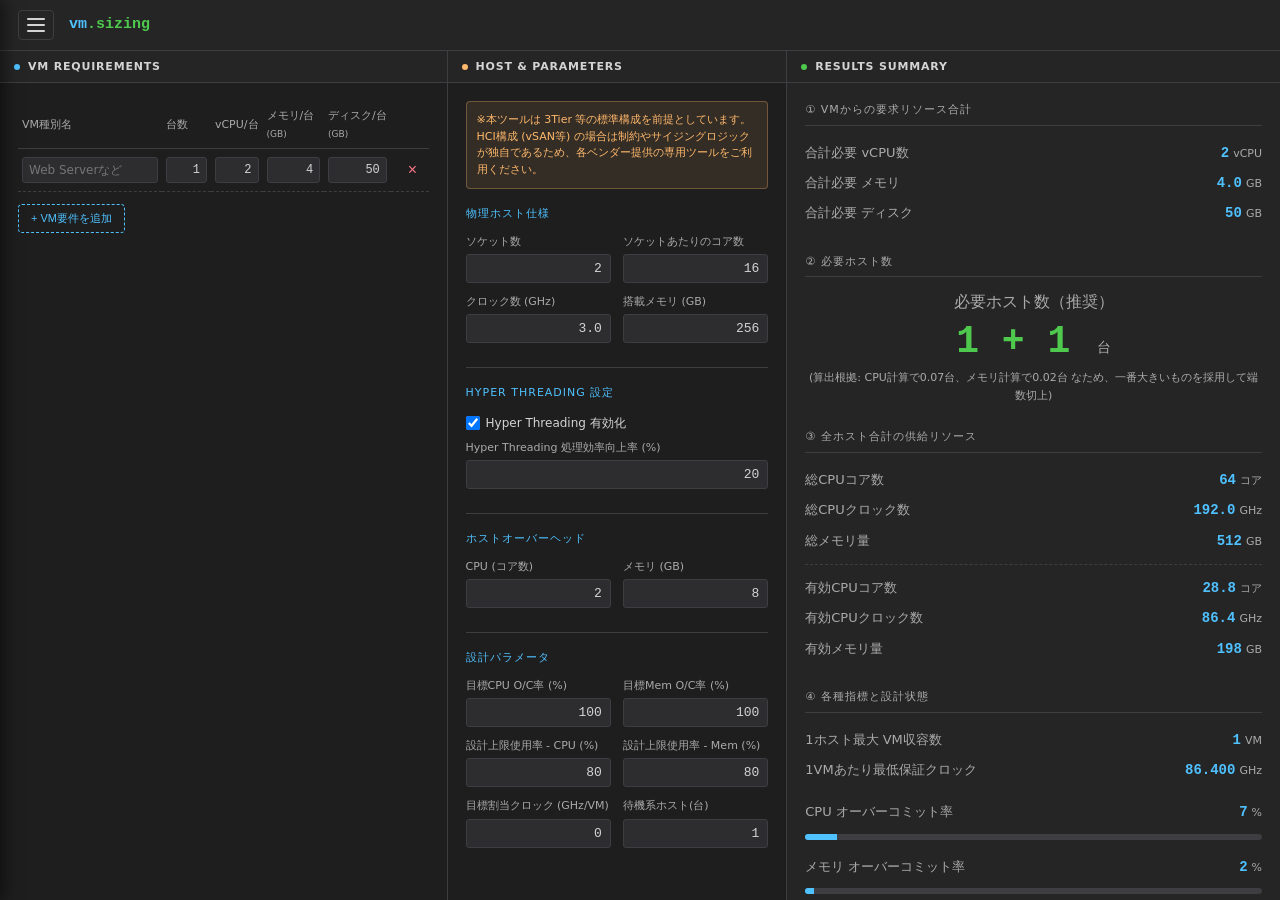
<file: tools/vm-sizing.html>
<!DOCTYPE html>
<html lang="ja">
<head>
    <meta charset="UTF-8">
    <meta name="viewport" content="width=device-width, initial-scale=1.0">
    <title>VM Sizing Tool</title>
      <link rel="stylesheet" href="../assets/css/common.css">
  <link rel="stylesheet" href="../assets/css/nav.css">
  <style>


        *, *::before, *::after { box-sizing: border-box; margin: 0; padding: 0; }

        body {
            background: var(--bg);
            color: var(--text);
            font-family: var(--sans);
            height: 100vh;
            display: flex;
            flex-direction: column;
            overflow: hidden;
        }

        /* Header */
        header {
            display: flex;
            align-items: center;
            padding: 10px 18px;
            background: var(--surface);
            border-bottom: 1px solid var(--border);
            flex-shrink: 0;
        }
        .logo { font-family: var(--mono); font-size: 15px; font-weight: 600; color: var(--accent); }
        .logo span { color: var(--accent2); }

        /* Main Layout */
        main { display: flex; flex: 1; overflow: hidden; }
        .pane { display: flex; flex-direction: column; border-right: 1px solid var(--border); overflow: hidden; }
        .pane:last-child { border-right: none; }
        .pane-left { flex: 1.45; min-width: 380px; }
        .pane-center { flex: 1.1; min-width: 280px; }
        .pane-right { flex: 1.6; min-width: 320px; background: var(--surface); }

        /* Remove Number Spinner */
        input[type="number"]::-webkit-inner-spin-button,
        input[type="number"]::-webkit-outer-spin-button {
            appearance: none;
            -webkit-appearance: none;
            margin: 0;
        }
        input[type="number"] {
            appearance: textfield;
            -moz-appearance: textfield;
        }

        @media (max-width: 1100px) {
            main { flex-direction: column; overflow-y: auto; }
            .pane { border-right: none; border-bottom: 1px solid var(--border); overflow: visible; min-height: auto; }
            .pane:last-child { border-bottom: none; }
            .pane-body { overflow-y: visible !important; }
            .pane-left { max-height: 50vh; overflow-y: auto; }
        }

        .pane-header {
            display: flex; align-items: center; padding: 6px 14px;
            background: var(--surface); border-bottom: 1px solid var(--border);
            flex-shrink: 0; min-height: 32px;
        }
        .pane-title {
            display: flex; align-items: center; gap: 8px;
            font-size: 11px; color: var(--text); text-transform: uppercase; letter-spacing: 0.8px; font-weight: 600;
        }
        .dot { width: 6px; height: 6px; border-radius: 50%; background: var(--accent); flex-shrink: 0; }
        .dot.green { background: var(--accent2); }
        .dot.orange { background: var(--warn); }
        .pane-body { flex: 1; overflow-y: auto; padding: 18px; }

        /* Left Pane: Table */
        .vm-table { width: 100%; border-collapse: collapse; font-size: 12px; margin-bottom: 12px; }
        .vm-table th { color: var(--muted); font-weight: normal; text-align: left; padding: 6px 4px; border-bottom: 1px solid var(--border); font-size: 11px; white-space: nowrap; }
        .vm-table td { padding: 8px 4px; border-bottom: 1px dashed var(--border); vertical-align: middle; }
        .vm-table input[type="text"] { width: 100%; padding: 5px 6px; background: var(--surface2); color: var(--text); border: 1px solid var(--border); border-radius: 3px; font-family: var(--sans); font-size: 12px; }
        .vm-table input[type="number"] { width: 100%; padding: 5px 6px; background: var(--surface2); color: var(--text); border: 1px solid var(--border); border-radius: 3px; font-family: var(--mono); font-size: 12px; text-align: right; }
        .calc-val { font-family: var(--mono); color: var(--accent); text-align: right; display: block; padding-right: 4px;}
        
        .btn-del { cursor: pointer; color: var(--err); background: none; border: none; font-size: 16px; width: 24px; height: 24px; border-radius: 4px; display: inline-flex; align-items: center; justify-content: center; }
        .btn-del:hover { background: rgba(249,117,131,0.1); }
        .btn-add { cursor: pointer; color: var(--accent); background: transparent; border: 1px dashed var(--accent); border-radius: 4px; padding: 6px 12px; font-size: 11px; display: inline-flex; align-items: center; gap: 4px; transition: 0.2s; }
        .btn-add:hover { background: rgba(79,193,255,0.1); }

        /* Center Pane: Form */
        .section-title { font-size: 11px; color: var(--accent); text-transform: uppercase; letter-spacing: 1px; margin-bottom: 12px; }
        .field { margin-bottom: 12px; display: flex; flex-direction: column; justify-content: flex-end; }
        .field-row { display: flex; gap: 12px; margin-bottom: 12px; align-items: stretch; }
        .field-row > .field { flex: 1; margin-bottom: 0; }
        .field label { display: block; font-size: 11px; color: var(--muted); margin-bottom: 5px; line-height: 1.3; }
        .field input[type="number"], .field select { width: 100%; padding: 6px 8px; background: var(--surface2); color: var(--text); border: 1px solid var(--border); border-radius: 3px; font-family: var(--mono); font-size: 13px; text-align: right; }
        .field input[type="number"]:focus { border-color: var(--accent); outline: none; }
        
        .toggle-group { display: flex; align-items: center; gap: 6px; font-size: 12px; color: var(--text); margin-bottom: 8px; }
        .toggle-group input[type="checkbox"] { width: 14px; height: 14px; }
        
        hr.divider { border: none; border-top: 1px solid var(--border); margin: 24px 0 16px; }

        /* Right Pane: Results */
        .res-group { margin-bottom: 24px; }
        .res-group-title { font-size: 11px; color: var(--dim); border-bottom: 1px solid var(--border); padding-bottom: 6px; margin-bottom: 12px; text-transform: uppercase; letter-spacing: 1px; }

        .res-row { display: flex; justify-content: space-between; align-items: baseline; padding: 4px 0; font-size: 13px; }
        .res-label { color: var(--muted); }
        .res-val { color: var(--accent); font-family: var(--mono); font-weight: 600; font-size: 14px; }
        .res-val span.unit { font-size: 11px; color: var(--dim); font-family: var(--sans); margin-left: 4px; font-weight: normal; }
        
        .res-val.large { font-size: 38px; color: var(--accent2); line-height: 1; margin: 8px 0; text-align: center; display: block; }
        .res-val.large span.unit { font-size: 14px; }
        .res-note { font-size: 11px; color: var(--dim); text-align: center; margin-top: 4px; }

        .err-msg { display: none; color: var(--err); font-size: 12px; padding: 12px; background: rgba(249,117,131,0.1); border: 1px solid var(--err); border-radius: 4px; margin-bottom: 16px; text-align: center; line-height: 1.5; }
        .err-msg.active { display: block; }

        .prog-container { margin-top: 6px; margin-bottom: 8px; }
        .prog { width: 100%; height: 6px; background: var(--border); border-radius: 3px; overflow: hidden; }
        .prog-fill { height: 100%; background: var(--accent); transition: width 0.3s, background-color 0.3s; }
        .prog-fill.warn { background: var(--warn); }
        .prog-fill.danger { background: var(--err); }
        
        /* Utility */
        .hidden { display: none !important; }
    </style>
</head>
<body>

<header>
    <div class="logo">vm<span>.sizing</span></div>
</header>

<main>
    <!-- 左ペイン: VM要件定義 -->
    <div class="pane pane-left">
        <div class="pane-header">
            <div class="pane-title"><span class="dot"></span>VM Requirements</div>
        </div>
        <div class="pane-body">
            <table class="vm-table" id="vm-table">
                <thead>
                    <tr>
                        <th style="width: 35%;">VM種別名</th>
                        <th style="width: 12%;">台数</th>
                        <th style="width: 12%;">vCPU/台</th>
                        <th style="width: 15%;">メモリ/台<br><span style="font-size:9px">(GB)</span></th>
                        <th style="width: 15%;">ディスク/台<br><span style="font-size:9px">(GB)</span></th>
                        <th></th>
                    </tr>
                </thead>
                <tbody id="vm-tbody">
                    <!-- JS rendered rows -->
                </tbody>
            </table>
            <button class="btn-add" onclick="addVMRow()">+ VM要件を追加</button>
        </div>
    </div>

    <!-- 中央ペイン: ホスト構成・制約 -->
    <div class="pane pane-center">
        <div class="pane-header">
            <div class="pane-title"><span class="dot orange"></span>Host & Parameters</div>
        </div>
        <div class="pane-body" id="params-form">
            <div style="font-size:11px; color:var(--warn); margin-bottom:16px; line-height:1.5; padding:10px; background:rgba(255,184,108,0.1); border:1px solid rgba(255,184,108,0.3); border-radius:4px;">
                ※本ツールは 3Tier 等の標準構成を前提としています。<br>
                HCI構成 (vSAN等) の場合は制約やサイジングロジックが独自であるため、各ベンダー提供の専用ツールをご利用ください。
            </div>
            
            <div class="section-title">物理ホスト仕様</div>
            <div class="field-row">
                <div class="field">
                    <label>ソケット数</label>
                    <input type="number" id="h-sockets" value="2" min="1" oninput="calcAll()">
                </div>
                <div class="field">
                    <label>ソケットあたりのコア数</label>
                    <input type="number" id="h-cores" value="16" min="1" oninput="calcAll()">
                </div>
            </div>
            <div class="field-row">
                <div class="field">
                    <label>クロック数 (GHz)</label>
                    <input type="number" id="h-clock" value="3.0" step="0.1" min="0.1" oninput="calcAll()">
                </div>
                <div class="field">
                    <label>搭載メモリ (GB)</label>
                    <input type="number" id="h-mem" value="256" min="1" oninput="calcAll()">
                </div>
            </div>

            <hr class="divider">

            <div class="section-title">Hyper Threading 設定</div>
            <div class="toggle-group">
                <input type="checkbox" id="h-ht-on" checked onchange="toggleHT(); calcAll()">
                <label for="h-ht-on" style="margin:0;">Hyper Threading 有効化</label>
            </div>
            <div class="field" id="wrap-ht-bonus">
                <label>Hyper Threading 処理効率向上率 (%)</label>
                <input type="number" id="h-ht-bonus" value="20" min="0" max="100" oninput="calcAll()">
            </div>

            <hr class="divider">

            <div class="section-title">ホストオーバーヘッド</div>
            <div class="field-row">
                <div class="field">
                    <label>CPU (コア数)</label>
                    <input type="number" id="o-cpu" value="2" min="0" step="0.1" title="ハイパーバイザー用に予約するコア数" oninput="calcAll()">
                </div>
                <div class="field">
                    <label>メモリ (GB)</label>
                    <input type="number" id="o-mem" value="8" min="0" step="1" title="ハイパーバイザー用に予約するメモリ量" oninput="calcAll()">
                </div>
            </div>

            <hr class="divider">

            <div class="section-title">設計パラメータ</div>
            <div class="field-row">
                <div class="field">
                    <label>目標CPU O/C率 (%)</label>
                    <input type="number" id="p-target-oc-cpu" value="100" min="10" title="1稼働コアあたりのvCPU収容倍率" oninput="calcAll()">
                </div>
                <div class="field">
                    <label>目標Mem O/C率 (%)</label>
                    <input type="number" id="p-target-oc-mem" value="100" min="10" title="物理メモリ以上の割り当てを行う際の倍率" oninput="calcAll()">
                </div>
            </div>
                <div class="field-row">
                    <div class="field">
                        <label>設計上限使用率 - CPU (%)</label>
                        <input type="number" id="p-limit-cpu" value="80" min="1" max="100" title="ホストのCPUリソースに対する限界境界" oninput="calcAll()">
                    </div>
                    <div class="field">
                        <label>設計上限使用率 - Mem (%)</label>
                        <input type="number" id="p-limit-mem" value="80" min="1" max="100" title="ホストのメモリリソースに対する限界境界" oninput="calcAll()">
                    </div>
                </div>
                <div class="field-row" style="margin-bottom: 0;">
                    <div class="field">
                        <label>目標割当クロック (GHz/VM)</label>
                        <input type="number" id="p-target-clock" value="0" min="0" step="0.1" title="0で無効。1VMあたりに割り当てたいクロック数(GHz)" oninput="calcAll()">
                    </div>
                    <div class="field">
                        <label>待機系ホスト(台)</label>
                        <input type="number" id="p-standby" value="1" min="0" title="障害時に備えて確保するホスト台数" oninput="calcAll()">
                    </div>
                </div>

        </div>
    </div>

    <!-- 右ペイン: 結果サマリ -->
    <div class="pane pane-right">
        <div class="pane-header">
            <div class="pane-title"><span class="dot green"></span>Results Summary</div>
        </div>
        <div class="pane-body">
            
            <div id="err-box" class="err-msg"></div>

            <div id="result-content">
                <!-- ①要求リソース -->
                <div class="res-group">
                    <div class="res-group-title">① VMからの要求リソース合計</div>
                    <div class="res-row"><span class="res-label">合計必要 vCPU数</span><div class="res-val" id="r-req-vcpu">-<span class="unit">vCPU</span></div></div>
                    <div class="res-row"><span class="res-label">合計必要 メモリ</span><div class="res-val" id="r-req-mem">-<span class="unit">GB</span></div></div>
                    <div class="res-row"><span class="res-label">合計必要 ディスク</span><div class="res-val" id="r-req-disk">-<span class="unit">GB</span></div></div>
                </div>

                <!-- ②推奨ホスト台数 -->
                <div class="res-group">
                    <div class="res-group-title">② 必要ホスト数</div>
                    <div class="res-label" style="text-align: center; margin-top:8px;">必要ホスト数（推奨）</div>
                    <div class="res-val large" id="r-hosts">- <span class="unit">台</span></div>
                    <div class="res-note" id="r-hosts-note">(計算値: CPU - 台 / Mem - 台 → 端数切り上げ)</div>
                </div>

                <!-- ③クラスタ供給リソース -->
                <div class="res-group">
                    <div class="res-group-title">③ 全ホスト合計の供給リソース</div>
                    
                    <div class="res-row"><span class="res-label" title="物理カタログスペック値">総CPUコア数</span><div class="res-val" id="r-phy-cores">-<span class="unit">コア</span></div></div>
                    <div class="res-row"><span class="res-label" title="物理カタログスペック値">総CPUクロック数</span><div class="res-val" id="r-phy-clock">-<span class="unit">GHz</span></div></div>
                    <div class="res-row"><span class="res-label" title="物理カタログスペック値">総メモリ量</span><div class="res-val" id="r-phy-mem">-<span class="unit">GB</span></div></div>
                    
                    <div style="border-top: 1px dashed var(--border); margin: 8px 0;"></div>
                    
                    <div class="res-row"><span class="res-label" title="OH控除とHT、設計上限を考慮した最終割当枠">有効CPUコア数</span><div class="res-val" id="r-sup-cores">-<span class="unit">コア</span></div></div>
                    <div class="res-row"><span class="res-label" title="OH控除とHT、設計上限を考慮した最終割当枠">有効CPUクロック数</span><div class="res-val" id="r-sup-clock">-<span class="unit">GHz</span></div></div>
                    <div class="res-row"><span class="res-label" title="OH控除と設計上限を考慮した最終割当枠">有効メモリ量</span><div class="res-val" id="r-sup-mem">-<span class="unit">GB</span></div></div>
                </div>

                <!-- ④健全性指標 -->
                <div class="res-group">
                    <div class="res-group-title">④ 各種指標と設計状態</div>
                    
                    <div class="res-row"><span class="res-label">1ホスト最大 VM収容数</span><div class="res-val" id="r-vm-per-host">-<span class="unit">VM</span></div></div>
                    <div class="res-row" style="margin-bottom: 8px;"><span class="res-label">1VMあたり最低保証クロック</span><div class="res-val" id="r-clock-per-vm">-<span class="unit">GHz</span></div></div>
                    
                    <div class="res-row" style="margin-top: 12px;"><span class="res-label">CPU オーバーコミット率</span><div class="res-val" id="r-oc-cpu">-<span class="unit">%</span></div></div>
                    <div class="prog-container"><div class="prog"><div class="prog-fill" id="bar-cpu" style="width:0%;"></div></div></div>
                    
                    <div class="res-row" style="margin-top: 12px;"><span class="res-label">メモリ オーバーコミット率</span><div class="res-val" id="r-oc-mem">-<span class="unit">%</span></div></div>
                    <div class="prog-container"><div class="prog"><div class="prog-fill" id="bar-mem" style="width:0%;"></div></div></div>

                </div>

                <!-- ⑤計算式 -->
                <div class="res-group">
                    <div class="res-group-title" style="margin-bottom:8px;">⑤ 計算式（算出トレース）</div>
                    <div id="r-formulas" style="font-family:var(--mono); font-size:11px; color:var(--dim); white-space:pre-wrap; line-height:1.6; background:var(--bg); padding:10px; border:1px solid var(--border); border-radius:4px; max-height: 250px; overflow-y: auto;"></div>
                </div>

            </div>

        </div>
    </div>
</main>

<script>

    // --- 1. State Management ---
    let vms = [
        { id: 1, name: "", count: 1, vcpu: 2, mem: 4, disk: 50 }
    ];
    let nextVmId = 2;

    // --- 2. Initialization ---
    document.addEventListener("DOMContentLoaded", () => {
        renderVMTable();
    });

    // --- 3. Mutators & Event Handlers ---
    function toggleHT() {
        const on = document.getElementById('h-ht-on').checked;
        document.getElementById('wrap-ht-bonus').classList.toggle('hidden', !on);
        calcAll();
    }

    function addVMRow() {
        vms.push({ id: nextVmId++, name: "", count: 1, vcpu: 2, mem: 4, disk: 50 });
        renderVMTable();
    }

    function removeVM(id) {
        vms = vms.filter(v => v.id !== id);
        renderVMTable();
    }

    function updateVM(id, field, value) {
        const vm = vms.find(v => v.id === id);
        if (vm) {
            if (field === 'name') vm[field] = value;
            else {
                let val = parseFloat(value);
                vm[field] = isNaN(val) ? 0 : val;
            }
            calcAll();
        }
    }

    // --- 4. Utilities ---
    function getNum(id) { return parseFloat(document.getElementById(id).value) || 0; }
    function formatStr(num, dec=1) { return isNaN(num) ? "-" : num.toLocaleString('en-US', {minimumFractionDigits:dec, maximumFractionDigits:dec}); }
    
    function setInner(id, html) {
        const el = document.getElementById(id);
        if (el) el.innerHTML = html;
    }

    function updateBar(barId, pct) {
        const el = document.getElementById(barId);
        if (!el) return;
        if (isNaN(pct)) { el.style.width = '0%'; return; }
        
        let widthPct = Math.min(pct, 100);
        el.style.width = widthPct + '%';
        el.className = 'prog-fill';
        
        if (barId === 'bar-cpu') {
            if (pct > 300 && pct <= 400) el.classList.add('warn');
            else if (pct > 400) el.classList.add('danger');
        } else {
            if (pct > 100 && pct <= 120) el.classList.add('warn');
            else if (pct > 120) el.classList.add('danger');
        }
    }

    function renderVMTable() {
        const tbody = document.getElementById('vm-tbody');
        tbody.innerHTML = '';
        vms.forEach((vm) => {
            const tr = document.createElement('tr');
            tr.innerHTML = `
                <td><input type="text" value="${vm.name}" placeholder="Web Serverなど" oninput="updateVM(${vm.id}, 'name', this.value)"></td>
                <td><input type="number" value="${vm.count}" min="0" oninput="updateVM(${vm.id}, 'count', this.value)"></td>
                <td><input type="number" value="${vm.vcpu}" min="1" oninput="updateVM(${vm.id}, 'vcpu', this.value)"></td>
                <td><input type="number" value="${vm.mem}" min="0" step="0.5" oninput="updateVM(${vm.id}, 'mem', this.value)"></td>
                <td><input type="number" value="${vm.disk}" min="0" step="10" oninput="updateVM(${vm.id}, 'disk', this.value)"></td>
                <td style="text-align:right;"><button class="btn-del" onclick="removeVM(${vm.id})" title="削除">×</button></td>
            `;
            tbody.appendChild(tr);
        });
        calcAll();
    }

    // --- 5. Core Calculation Engine (Pure Logic) ---
    function computeMetrics() {
        // [A] Demand Totals
        let reqVmCount = 0, reqVcpu = 0, reqMem = 0, reqDisk = 0;
        vms.forEach(v => {
            reqVmCount += v.count;
            reqVcpu += v.count * v.vcpu;
            reqMem += v.count * v.mem;
            reqDisk += v.count * v.disk;
        });

        // [B] Gather Form Inputs
        const h = {
            sockets: getNum('h-sockets'),
            cores: getNum('h-cores'),
            clock: getNum('h-clock'),
            memGB: getNum('h-mem'),
            htOn: document.getElementById('h-ht-on').checked,
            htBonus: getNum('h-ht-bonus'),
            ohCpu: getNum('o-cpu'),
            ohMem: getNum('o-mem')
        };
        const p = {
            limitPctCpu: getNum('p-limit-cpu'),
            limitPctMem: getNum('p-limit-mem'),
            standby: getNum('p-standby'),
            targetOcCpu: getNum('p-target-oc-cpu'),
            targetOcMem: getNum('p-target-oc-mem'),
            targetClock: getNum('p-target-clock')
        };

        if (p.limitPctCpu <= 0 || p.limitPctMem <= 0) {
            return { error: '設計上限使用率は1%以上に設定してください。' };
        }

        // [C] Host Effective & Usable Capacity
        const baseCores = h.sockets * h.cores;
        const effectiveCores = baseCores - h.ohCpu;
        const effectiveMem = h.memGB - h.ohMem;

        if (effectiveCores <= 0) return { error: `CPUオーバーヘッド (${h.ohCpu}) が物理コア (${baseCores}) を上回っているため計算できません。` };
        if (effectiveMem <= 0) return { error: `メモリオーバーヘッド (${h.ohMem}GB) が物理メモリ (${h.memGB}GB) を上回っているため計算できません。` };

        const limitOcfCpu = p.limitPctCpu / 100;
        const limitOcfMem = p.limitPctMem / 100;
        const usableCoresPerHost = effectiveCores * limitOcfCpu;
        const usableMemPerHost   = effectiveMem * limitOcfMem;
        
        const targetOcfCpu = p.targetOcCpu / 100;
        const targetOcfMem = p.targetOcMem / 100;
        const htMultiplier = h.htOn ? (1 + (h.htBonus / 100)) : 1;

        const maxVcpusPerHost = usableCoresPerHost * htMultiplier * targetOcfCpu;
        const maxVmemPerHost  = usableMemPerHost * targetOcfMem;
        
        let maxVmsByClock = Infinity;
        let hostUsableClock = usableCoresPerHost * htMultiplier * h.clock;
        if (p.targetClock > 0) {
            maxVmsByClock = hostUsableClock / p.targetClock;
        }

        // [D] Hosts Needed 
        const hostsForCpuRaw = reqVcpu === 0 ? 0 : (reqVcpu / maxVcpusPerHost);
        const hostsForMemRaw = reqMem === 0 ? 0 : (reqMem / maxVmemPerHost);
        const hostsForClockRaw = (p.targetClock > 0 && reqVmCount > 0) ? (reqVmCount / maxVmsByClock) : 0;

        const hostsForCpu = Math.ceil(hostsForCpuRaw);
        const hostsForMem = Math.ceil(hostsForMemRaw);
        const hostsForClock = Math.ceil(hostsForClockRaw);
        
        const reqHosts = Math.max(hostsForCpu, hostsForMem, hostsForClock);
        const activeHosts = (reqHosts > 0) ? reqHosts : 0;
        const finalHosts = reqHosts + p.standby;

        // [E] Cluster Totals (Physical & Effective)
        const clusterPhyCores = finalHosts * baseCores;
        const clusterPhyMem = finalHosts * h.memGB;
        const clusterPhyClock = clusterPhyCores * h.clock;

        const clusterUsableCores = activeHosts * usableCoresPerHost;
        const clusterUsableLogicalCores = clusterUsableCores * htMultiplier;
        const clusterUsableMem = activeHosts * usableMemPerHost;
        const clusterUsableClock = clusterUsableLogicalCores * h.clock;

        // [F] Metrics (Worst-Case Node Evaluation)
        const hostUsableLogicalCores = usableCoresPerHost * htMultiplier;
        let avgClockPerVm = 0, peakVmPerHost = 0, ocCpu = 0, ocMem = 0;
        let peakVcpuOnHost = 0, peakMemOnHost = 0;

        if (activeHosts > 0) {
            peakVmPerHost = Math.ceil(reqVmCount / activeHosts);
            if (reqVmCount > 0) avgClockPerVm = hostUsableClock / peakVmPerHost;
            
            peakVcpuOnHost = peakVmPerHost * (reqVcpu / reqVmCount);
            peakMemOnHost = peakVmPerHost * (reqMem / reqVmCount);

            if (hostUsableLogicalCores > 0) ocCpu = (peakVcpuOnHost / hostUsableLogicalCores) * 100;
            if (usableMemPerHost > 0) ocMem = (peakMemOnHost / usableMemPerHost) * 100;
        }

        // Return flat state object to UI renderer
        return {
            error: null, h, p,
            reqVmCount, reqVcpu, reqMem, reqDisk,
            baseCores, effectiveCores, effectiveMem, limitOcfCpu, limitOcfMem,
            usableCoresPerHost, usableMemPerHost, htMultiplier,
            maxVcpusPerHost, maxVmemPerHost, maxVmsByClock, hostUsableClock, hostUsableLogicalCores,
            hostsForCpuRaw, hostsForMemRaw, hostsForClockRaw,
            hostsForCpu, hostsForMem, hostsForClock, reqHosts, activeHosts, finalHosts,
            clusterPhyCores, clusterPhyMem, clusterPhyClock,
            clusterUsableLogicalCores, clusterUsableClock, clusterUsableMem,
            peakVmPerHost, avgClockPerVm, peakVcpuOnHost, peakMemOnHost, ocCpu, ocMem
        };
    }

    // --- 6. Formula Trace Generator ---
    function generateTrace(m) {
        const clockLine = m.p.targetClock > 0
            ? `\n・最大VM 収容能力 (クロック基準) = 期待クロック枠 ÷ 1VM割当クロック\n  = ${formatStr(m.hostUsableClock, 2)} GHz ÷ ${m.p.targetClock} GHz = ${formatStr(m.maxVmsByClock, 2)} VM`
            : '';
        const clockHostLine = m.p.targetClock > 0
            ? `\n・Clock要求からの算出 = 総VM数 ÷ 最大VM収容能力(クロック)\n  = ${m.reqVmCount} ÷ ${formatStr(m.maxVmsByClock, 2)} = ${formatStr(m.hostsForClockRaw, 3)} 台 -> 切上 ${m.hostsForClock} 台`
            : '';
        const maxStr = m.p.targetClock > 0
            ? `${m.hostsForCpu}, ${m.hostsForMem}, ${m.hostsForClock}`
            : `${m.hostsForCpu}, ${m.hostsForMem}`;

        return `[1] 実効リソース算出 / 1ホスト (Hypervisorオーバーヘッド控除)
・実効物理コア = ${m.baseCores} (Total) - ${m.h.ohCpu} (OH) = ${formatStr(m.effectiveCores, 1)} Core
・実効メモリ量 = ${m.h.memGB} (Total) - ${m.h.ohMem} (OH) = ${formatStr(m.effectiveMem, 1)} GB

[2] 割当可能リソース枠 / 1ホスト (設計上限使用率の適用)
・割当可能CPUコア枠 (限界${m.p.limitPctCpu}%) = ${formatStr(m.effectiveCores, 1)} × ${m.limitOcfCpu} = ${formatStr(m.usableCoresPerHost, 2)} Core
・割当可能メモリ枠 (限界${m.p.limitPctMem}%) = ${formatStr(m.effectiveMem, 1)} × ${m.limitOcfMem} = ${formatStr(m.usableMemPerHost, 2)} GB

[3] 最大収容キャパシティ / 1ホスト (オーバーコミット等の適用)
・最大vCPU 割当能力 = 期待コア枠 × HT向上率 × vCPU O/C倍率
  = ${formatStr(m.usableCoresPerHost, 2)} × ${m.htMultiplier.toFixed(2)} × ${formatStr(m.p.targetOcCpu / 100, 2)} = ${formatStr(m.maxVcpusPerHost, 2)} vCPU
・最大メモリ 割当能力 = 期待メモリ枠 × Mem O/C倍率
  = ${formatStr(m.usableMemPerHost, 2)} × ${formatStr(m.p.targetOcMem / 100, 2)} = ${formatStr(m.maxVmemPerHost, 2)} GB${clockLine}

[4] クラスター必要ホスト台数の算出
・CPU要求からの算出 = 合計要求vCPU ÷ 最大vCPU割当能力
  = ${m.reqVcpu} ÷ ${formatStr(m.maxVcpusPerHost, 2)} = ${formatStr(m.hostsForCpuRaw, 3)} 台 -> 切上 ${m.hostsForCpu} 台
・Mem要求からの算出 = 合計要求Mem ÷ 最大メモリ割当能力
  = ${m.reqMem} ÷ ${formatStr(m.maxVmemPerHost, 2)} = ${formatStr(m.hostsForMemRaw, 3)} 台 -> 切上 ${m.hostsForMem} 台${clockHostLine}
・結論(総必要ホスト数) = MAX(${maxStr}) + ${m.p.standby} (待機系) = ${m.finalHosts} 台

[5] 構成後のクラスター全体キャパシティ (※待機系を含まない稼働${m.activeHosts}台分)
・物理 カタログスペック = ${m.clusterPhyCores} コア / ${formatStr(m.clusterPhyClock, 1)} GHz / ${m.clusterPhyMem} GB (※待機系含む全${m.finalHosts}台)

・有効 総CPUコア数 (論理) = ${formatStr(m.usableCoresPerHost, 2)} 割当可能コア × HT${m.htMultiplier.toFixed(2)} × ${m.activeHosts} 稼働台 = ${formatStr(m.clusterUsableLogicalCores, 1)} コア
・有効 総処理能力 = ${formatStr(m.clusterUsableLogicalCores, 1)} 論理コア × ${m.h.clock} GHz = ${formatStr(m.clusterUsableClock, 1)} GHz
・有効 総メモリ量 = ${formatStr(m.usableMemPerHost, 2)} 割当可能GB × ${m.activeHosts} 稼働台 = ${formatStr(m.clusterUsableMem, 1)} GB

[6] クラスター健全性指標 (最悪時の最大負荷ホストを想定)
・1ホスト最大 VM収容可能数 = ${m.reqVmCount} (総VM数) ÷ ${m.activeHosts} (稼働ホスト) = ${formatStr(m.reqVmCount/m.activeHosts, 2)} -> 切上 ${m.peakVmPerHost} VM (最悪値)
・1VMあたり最低割当保証クロック = ${formatStr(m.hostUsableClock, 3)} GHz (1ホスト割当可能枠) ÷ ${m.peakVmPerHost} VM (最悪値) = ${formatStr(m.avgClockPerVm, 3)} GHz
・実効 vCPU オーバーコミット率 = ${formatStr(m.peakVcpuOnHost, 1)} (最悪時の要求vCPU) ÷ ${formatStr(m.hostUsableLogicalCores, 2)} (1ホスト割当可能論理コア枠) = ${formatStr(m.ocCpu, 1)} %
・実効 メモリ オーバーコミット率 = ${formatStr(m.peakMemOnHost, 1)} (最悪時の要求Mem) ÷ ${formatStr(m.usableMemPerHost, 2)} (1ホスト割当可能メモリ枠) = ${formatStr(m.ocMem, 1)} %`;
    }

    // --- 7. Main Rendering Routine ---
    function calcAll() {
        const m = computeMetrics();
        const errBox = document.getElementById('err-box');
        const resContent = document.getElementById('result-content');

        if (m.error) {
            errBox.innerText = m.error;
            errBox.classList.add('active');
            resContent.classList.add('hidden');
            return;
        }

        errBox.classList.remove('active');
        resContent.classList.remove('hidden');

        // Update basic metrics
        setInner('r-req-vcpu', `${formatStr(m.reqVcpu, 0)}<span class="unit">vCPU</span>`);
        setInner('r-req-mem', `${formatStr(m.reqMem, 1)}<span class="unit">GB</span>`);
        setInner('r-req-disk', `${formatStr(m.reqDisk, 0)}<span class="unit">GB</span>`);

        setInner('r-hosts', m.p.standby > 0 ? `${m.reqHosts} + ${m.p.standby} <span class="unit">台</span>` : `${m.finalHosts} <span class="unit">台</span>`);
        
        let reasonStr = m.reqHosts > 0 
            ? `(算出根拠: CPU計算で${formatStr(m.hostsForCpuRaw, 2)}台` + 
              (m.p.targetClock > 0 ? `、Clock計算で${formatStr(m.hostsForClockRaw, 2)}台` : '') + 
              `、メモリ計算で${formatStr(m.hostsForMemRaw, 2)}台 なため、一番大きいものを採用して端数切上)`
            : `(リソース要求なし)`;
        document.getElementById('r-hosts-note').innerText = reasonStr;

        setInner('r-phy-cores', `${formatStr(m.clusterPhyCores, 0)}<span class="unit">コア</span>`);
        setInner('r-phy-clock', `${formatStr(m.clusterPhyClock, 1)}<span class="unit">GHz</span>`);
        setInner('r-phy-mem', `${formatStr(m.clusterPhyMem, 0)}<span class="unit">GB</span>`);

        setInner('r-sup-cores', `${formatStr(m.clusterUsableLogicalCores, 1)}<span class="unit">コア</span>`);
        setInner('r-sup-clock', `${formatStr(m.clusterUsableClock, 1)}<span class="unit">GHz</span>`);
        setInner('r-sup-mem', `${formatStr(m.clusterUsableMem, 0)}<span class="unit">GB</span>`);

        setInner('r-vm-per-host', `${m.peakVmPerHost}<span class="unit">VM</span>`);
        setInner('r-clock-per-vm', `${formatStr(m.avgClockPerVm, 3)}<span class="unit">GHz</span>`);
        setInner('r-oc-cpu', `${formatStr(m.ocCpu, 0)}<span class="unit">%</span>`);
        setInner('r-oc-mem', `${formatStr(m.ocMem, 0)}<span class="unit">%</span>`);

        updateBar('bar-cpu', m.ocCpu);
        updateBar('bar-mem', m.ocMem);
        
        document.getElementById('r-formulas').innerText = generateTrace(m);
    }
</script>

  <script src="../assets/js/nav.js"></script>
</body>
</html>
</file>
<file: assets/css/common.css>
@charset "UTF-8";

/* 
 * common.css 
 * デザインシステム：全ツール共通のカラー変数とフォント変数のみを定義。
 * 各ツールのレイアウトは各ツールの style タグが優先されます。
 */

:root {
    /* Base Colors */
    --bg:       #1e1e1e;
    --surface:  #252526;
    --surface2: #2d2d30;
    --border:   #3e3e42;
    --text:     #d4d4d4;
    --muted:    #aaaaaa;
    --dim:      #aaaaaa;

    /* Accent Colors */
    --accent:   #4fc1ff;
    --accent2:  #4ec94e;
    --accent3:  #ce9178;

    /* Status Colors */
    --err:      #f97583;
    --warn:     #ffb86c;
    --danger:   #f44747;
    --warning:  #f39c12;
    --shadow:   rgba(0, 0, 0, 0.5);
    --overlay:  rgba(0, 0, 0, 0.5);

    /* Diff View Specific Colors */
    --del-bg:   #3d1515;
    --del-fg:   #f97583;
    --add-bg:   #0d2818;
    --add-fg:   #85e89d;

    /* Password Gen Specific Colors */
    --str0:     #f97583;
    --str1:     #f97583;
    --str2:     #ce9178;
    --str3:     #dcdcaa;
    --str4:     #4ec94e;

    /* Typography */
    --mono: ui-monospace, 'Cascadia Code', 'Source Code Pro', Menlo, Consolas, 'Courier New', monospace;
    --sans: system-ui, -apple-system, BlinkMacSystemFont, 'Segoe UI Variable Display', 'Segoe UI', 'Hiragino Sans', 'Hiragino Kaku Gothic ProN', 'Yu Gothic UI', 'Meiryo UI', sans-serif;
}

/* Global Typography Improvements */
html {
    font-family: var(--sans);
    -webkit-text-size-adjust: 100%;
    -webkit-font-smoothing: antialiased;
    -moz-osx-font-smoothing: grayscale;
    text-rendering: optimizeLegibility;
}

body {
    font-family: var(--sans);
    line-height: 1.6;
    font-feature-settings: "palt"; /* 日本語の文字詰めを有効化 */
}


code, pre, kbd, samp {
    font-family: var(--mono);
}


/* Light Theme Variables */
body[data-theme="light"] {
    --bg:       #f5f7f9; /* Light grey-blue background for visual depth */
    --surface:  #ffffff; /* Pure white for cards and sections */
    --surface2: #eef1f5;
    --border:   #d1d9e0;
    --text:     #24292f;
    --muted:    #57606a;
    --dim:      #868e96;

    /* Accent Colors - Slightly deeper for light mode */
    --accent:   #005fb8;
    --accent2:  #1a7f37;
    --accent3:  #cf222e;

    /* Status Colors */
    --err:      #cf222e;
    --warn:     #9a6700;
    --danger:   #d1242f;
    --warning:  #bf8700;
    --shadow:   rgba(31, 35, 40, 0.08); /* Softer, natural shadow */
    --overlay:  rgba(31, 35, 40, 0.2);

    /* Diff View Specific Colors */
    --del-bg:   #ffeef0;
    --del-fg:   #b31d28;
    --add-bg:   #dafbe1;
    --add-fg:   #1a7f37;

    /* Password Gen Specific Colors */
    --str0:     #cf222e;
    --str1:     #cf222e;
    --str2:     #9a6700;
    --str3:     #bf8700;
    --str4:     #1a7f37;
}
</file>
<file: assets/css/nav.css>
/* ===== Navigation Overlay ===== */
#se-nav-overlay {
    position: fixed;
    top: 0;
    left: 0;
    width: 100vw;
    height: 100vh;
    background: var(--overlay);
    backdrop-filter: blur(2px);
    z-index: 1000;
    opacity: 0;
    visibility: hidden;
    transition: opacity 0.3s ease, visibility 0.3s;
}

#se-nav-overlay.active {
    opacity: 1;
    visibility: visible;
}

/* ===== Navigation Drawer ===== */
#se-nav-drawer {
    position: fixed;
    top: 0;
    left: -280px;
    width: 280px;
    height: 100vh;
    background: var(--surface);
    border-right: 1px solid var(--border);
    box-shadow: 4px 0 15px var(--shadow);
    z-index: 1001;
    transition: left 0.3s cubic-bezier(0.4, 0, 0.2, 1);
    display: flex;
    flex-direction: column;
    overflow-y: auto;
}

#se-nav-drawer.active {
    left: 0;
}

/* ===== Header inside Drawer ===== */
.se-nav-header {
    display: flex;
    align-items: center;
    justify-content: space-between;
    padding: 16px 20px;
    border-bottom: 1px solid var(--border);
    position: sticky;
    top: 0;
    background: var(--surface);
}

.se-nav-header .logo {
    font-family: var(--mono);
    font-size: 14px;
    font-weight: 600;
    color: var(--accent);
}

.se-nav-header .logo span {
    color: var(--accent2);
}

#se-nav-close {
    background: transparent;
    border: none;
    color: var(--muted);
    font-size: 20px;
    cursor: pointer;
    line-height: 1;
    transition: color 0.2s;
    font-family: var(--sans);
}

#se-nav-close:hover {
    color: var(--err);
}

/* ===== Link List ===== */
.se-nav-list {
    list-style: none;
    padding: 10px 0;
    margin: 0;
}

.se-nav-list li {
    margin: 0;
}

.se-nav-list a {
    display: block;
    padding: 12px 20px;
    color: var(--text);
    text-decoration: none;
    font-size: 13px;
    font-family: var(--sans);
    transition: background 0.2s, color 0.2s;
    border-left: 3px solid transparent;
}

.se-nav-list a:hover {
    background: var(--surface2);
    color: var(--accent);
    border-left-color: var(--accent);
}

/* ===== Hamburger Button (Injected into main header) ===== */
#se-nav-trigger {
    background: transparent;
    border: 1px solid var(--border);
    border-radius: 4px;
    color: var(--text);
    cursor: pointer;
    padding: 4px 8px;
    display: flex;
    flex-direction: column;
    gap: 4px;
    justify-content: center;
    align-items: center;
    height: 30px;
    width: 36px;
    transition: border-color 0.2s, background 0.2s;
    flex-shrink: 0;
}

#se-nav-trigger span {
    display: block;
    width: 18px;
    height: 2px;
    background-color: var(--text);
    border-radius: 1px;
    transition: background-color 0.2s;
}

#se-nav-trigger:hover {
    border-color: var(--accent);
    background: var(--surface2);
}

#se-nav-trigger:hover span {
    background-color: var(--accent);
}

/* ===== Theme Toggle ===== */
.se-theme-toggle {
    margin-top: auto;
    padding: 16px 20px;
    border-top: 1px solid var(--border);
}

#theme-toggle-btn {
    width: 100%;
    padding: 10px;
    background: var(--surface2);
    border: 1px solid var(--border);
    border-radius: 4px;
    color: var(--text);
    cursor: pointer;
    font-family: var(--sans);
    font-size: 13px;
    display: flex;
    align-items: center;
    justify-content: center;
    gap: 8px;
    transition: all 0.2s;
}

#theme-toggle-btn:hover {
    border-color: var(--accent);
    background: var(--surface);
}

.theme-icon-light { display: none; }
.theme-icon-dark { display: inline; }

body[data-theme="light"] .theme-icon-light { display: inline; }
body[data-theme="light"] .theme-icon-dark { display: none; }
</file>
